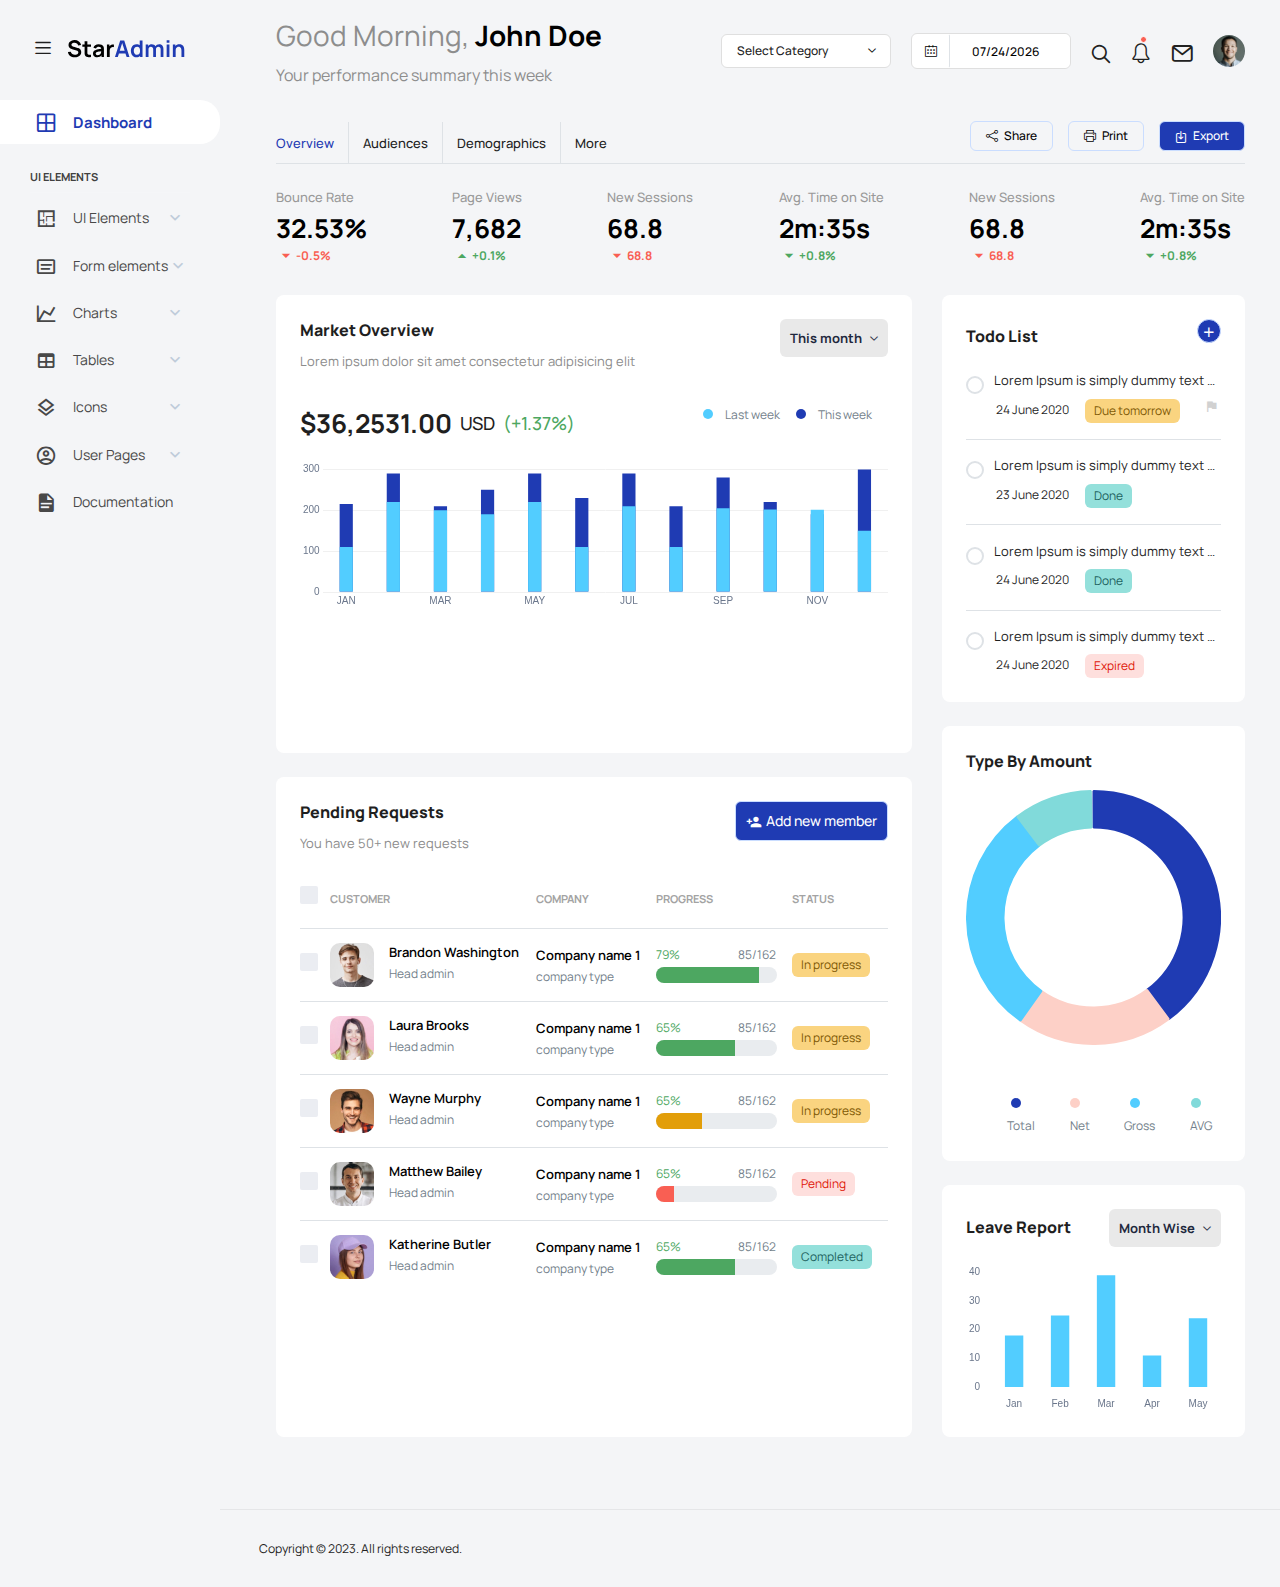
<file: example/index.html>
<!DOCTYPE html>
<html lang="en">
  <head>
    <!-- Required meta tags -->
    <meta charset="utf-8">
    <meta name="viewport" content="width=device-width, initial-scale=1, shrink-to-fit=no">
    <title>Star Admin2 </title>
    <!-- plugins:css -->
    <link rel="stylesheet" href="assets/vendors/feather/feather.css">
    <link rel="stylesheet" href="assets/vendors/mdi/css/materialdesignicons.min.css">
    <link rel="stylesheet" href="assets/vendors/ti-icons/css/themify-icons.css">
    <link rel="stylesheet" href="assets/vendors/font-awesome/css/font-awesome.min.css">
    <link rel="stylesheet" href="assets/vendors/typicons/typicons.css">
    <link rel="stylesheet" href="assets/vendors/simple-line-icons/css/simple-line-icons.css">
    <link rel="stylesheet" href="assets/vendors/css/vendor.bundle.base.css">
    <link rel="stylesheet" href="assets/vendors/bootstrap-datepicker/bootstrap-datepicker.min.css">
    <!-- endinject -->
    <!-- Plugin css for this page -->
    <link rel="stylesheet" href="assets/vendors/datatables.net-bs4/dataTables.bootstrap4.css">
    <link rel="stylesheet" type="text/css" href="assets/js/select.dataTables.min.css">
    <!-- End plugin css for this page -->
    <!-- inject:css -->
    <link rel="stylesheet" href="assets/css/style.css">
    <!-- endinject -->
    <link rel="shortcut icon" href="assets/images/favicon.png" />
  </head>
  <body class="with-welcome-text">
    <div class="container-scroller">
      <!-- partial:partials/_navbar.html -->
      <nav class="navbar default-layout col-lg-12 col-12 p-0 fixed-top d-flex align-items-top flex-row">
        <div class="text-center navbar-brand-wrapper d-flex align-items-center justify-content-start">
          <div class="me-3">
            <button class="navbar-toggler navbar-toggler align-self-center" type="button" data-bs-toggle="minimize">
              <span class="icon-menu"></span>
            </button>
          </div>
          <div>
            <a class="navbar-brand brand-logo" href="index.html">
              <img src="assets/images/logo.svg" alt="logo" />
            </a>
            <a class="navbar-brand brand-logo-mini" href="index.html">
              <img src="assets/images/logo-mini.svg" alt="logo" />
            </a>
          </div>
        </div>
        <div class="navbar-menu-wrapper d-flex align-items-top">
          <ul class="navbar-nav">
            <li class="nav-item fw-semibold d-none d-lg-block ms-0">
              <h1 class="welcome-text">Good Morning, <span class="text-black fw-bold">John Doe</span></h1>
              <h3 class="welcome-sub-text">Your performance summary this week </h3>
            </li>
          </ul>
          <ul class="navbar-nav ms-auto">
            <li class="nav-item dropdown d-none d-lg-block">
              <a class="nav-link dropdown-bordered dropdown-toggle dropdown-toggle-split" id="messageDropdown" href="#" data-bs-toggle="dropdown" aria-expanded="false"> Select Category </a>
              <div class="dropdown-menu dropdown-menu-right navbar-dropdown preview-list pb-0" aria-labelledby="messageDropdown">
                <a class="dropdown-item py-3">
                  <p class="mb-0 fw-medium float-start">Select category</p>
                </a>
                <div class="dropdown-divider"></div>
                <a class="dropdown-item preview-item">
                  <div class="preview-item-content flex-grow py-2">
                    <p class="preview-subject ellipsis fw-medium text-dark">Bootstrap Bundle </p>
                    <p class="fw-light small-text mb-0">This is a Bundle featuring 16 unique dashboards</p>
                  </div>
                </a>
                <a class="dropdown-item preview-item">
                  <div class="preview-item-content flex-grow py-2">
                    <p class="preview-subject ellipsis fw-medium text-dark">Angular Bundle</p>
                    <p class="fw-light small-text mb-0">Everything you’ll ever need for your Angular projects</p>
                  </div>
                </a>
                <a class="dropdown-item preview-item">
                  <div class="preview-item-content flex-grow py-2">
                    <p class="preview-subject ellipsis fw-medium text-dark">VUE Bundle</p>
                    <p class="fw-light small-text mb-0">Bundle of 6 Premium Vue Admin Dashboard</p>
                  </div>
                </a>
                <a class="dropdown-item preview-item">
                  <div class="preview-item-content flex-grow py-2">
                    <p class="preview-subject ellipsis fw-medium text-dark">React Bundle</p>
                    <p class="fw-light small-text mb-0">Bundle of 8 Premium React Admin Dashboard</p>
                  </div>
                </a>
              </div>
            </li>
            <li class="nav-item d-none d-lg-block">
              <div id="datepicker-popup" class="input-group date datepicker navbar-date-picker">
                <span class="input-group-addon input-group-prepend border-right">
                  <span class="icon-calendar input-group-text calendar-icon"></span>
                </span>
                <input type="text" class="form-control">
              </div>
            </li>
            <li class="nav-item">
              <form class="search-form" action="#">
                <i class="icon-search"></i>
                <input type="search" class="form-control" placeholder="Search Here" title="Search here">
              </form>
            </li>
            <li class="nav-item dropdown">
              <a class="nav-link count-indicator" id="notificationDropdown" href="#" data-bs-toggle="dropdown">
                <i class="icon-bell"></i>
                <span class="count"></span>
              </a>
              <div class="dropdown-menu dropdown-menu-right navbar-dropdown preview-list pb-0" aria-labelledby="notificationDropdown">
                <a class="dropdown-item py-3 border-bottom">
                  <p class="mb-0 fw-medium float-start">You have 4 new notifications </p>
                  <span class="badge badge-pill badge-primary float-end">View all</span>
                </a>
                <a class="dropdown-item preview-item py-3">
                  <div class="preview-thumbnail">
                    <i class="mdi mdi-alert m-auto text-primary"></i>
                  </div>
                  <div class="preview-item-content">
                    <h6 class="preview-subject fw-normal text-dark mb-1">Application Error</h6>
                    <p class="fw-light small-text mb-0"> Just now </p>
                  </div>
                </a>
                <a class="dropdown-item preview-item py-3">
                  <div class="preview-thumbnail">
                    <i class="mdi mdi-lock-outline m-auto text-primary"></i>
                  </div>
                  <div class="preview-item-content">
                    <h6 class="preview-subject fw-normal text-dark mb-1">Settings</h6>
                    <p class="fw-light small-text mb-0"> Private message </p>
                  </div>
                </a>
                <a class="dropdown-item preview-item py-3">
                  <div class="preview-thumbnail">
                    <i class="mdi mdi-airballoon m-auto text-primary"></i>
                  </div>
                  <div class="preview-item-content">
                    <h6 class="preview-subject fw-normal text-dark mb-1">New user registration</h6>
                    <p class="fw-light small-text mb-0"> 2 days ago </p>
                  </div>
                </a>
              </div>
            </li>
            <li class="nav-item dropdown">
              <a class="nav-link count-indicator" id="countDropdown" href="#" data-bs-toggle="dropdown" aria-expanded="false">
                <i class="icon-mail icon-lg"></i>
              </a>
              <div class="dropdown-menu dropdown-menu-right navbar-dropdown preview-list pb-0" aria-labelledby="countDropdown">
                <a class="dropdown-item py-3">
                  <p class="mb-0 fw-medium float-start">You have 7 unread mails </p>
                  <span class="badge badge-pill badge-primary float-end">View all</span>
                </a>
                <div class="dropdown-divider"></div>
                <a class="dropdown-item preview-item">
                  <div class="preview-thumbnail">
                    <img src="assets/images/faces/face10.jpg" alt="image" class="img-sm profile-pic">
                  </div>
                  <div class="preview-item-content flex-grow py-2">
                    <p class="preview-subject ellipsis fw-medium text-dark">Marian Garner </p>
                    <p class="fw-light small-text mb-0"> The meeting is cancelled </p>
                  </div>
                </a>
                <a class="dropdown-item preview-item">
                  <div class="preview-thumbnail">
                    <img src="assets/images/faces/face12.jpg" alt="image" class="img-sm profile-pic">
                  </div>
                  <div class="preview-item-content flex-grow py-2">
                    <p class="preview-subject ellipsis fw-medium text-dark">David Grey </p>
                    <p class="fw-light small-text mb-0"> The meeting is cancelled </p>
                  </div>
                </a>
                <a class="dropdown-item preview-item">
                  <div class="preview-thumbnail">
                    <img src="assets/images/faces/face1.jpg" alt="image" class="img-sm profile-pic">
                  </div>
                  <div class="preview-item-content flex-grow py-2">
                    <p class="preview-subject ellipsis fw-medium text-dark">Travis Jenkins </p>
                    <p class="fw-light small-text mb-0"> The meeting is cancelled </p>
                  </div>
                </a>
              </div>
            </li>
            <li class="nav-item dropdown d-none d-lg-block user-dropdown">
              <a class="nav-link" id="UserDropdown" href="#" data-bs-toggle="dropdown" aria-expanded="false">
                <img class="img-xs rounded-circle" src="assets/images/faces/face8.jpg" alt="Profile image"> </a>
              <div class="dropdown-menu dropdown-menu-right navbar-dropdown" aria-labelledby="UserDropdown">
                <div class="dropdown-header text-center">
                  <img class="img-md rounded-circle" src="assets/images/faces/face8.jpg" alt="Profile image">
                  <p class="mb-1 mt-3 fw-semibold">Allen Moreno</p>
                  <p class="fw-light text-muted mb-0">allenmoreno@gmail.com</p>
                </div>
                <a class="dropdown-item"><i class="dropdown-item-icon mdi mdi-account-outline text-primary me-2"></i> My Profile <span class="badge badge-pill badge-danger">1</span></a>
                <a class="dropdown-item"><i class="dropdown-item-icon mdi mdi-message-text-outline text-primary me-2"></i> Messages</a>
                <a class="dropdown-item"><i class="dropdown-item-icon mdi mdi-calendar-check-outline text-primary me-2"></i> Activity</a>
                <a class="dropdown-item"><i class="dropdown-item-icon mdi mdi-help-circle-outline text-primary me-2"></i> FAQ</a>
                <a class="dropdown-item"><i class="dropdown-item-icon mdi mdi-power text-primary me-2"></i>Sign Out</a>
              </div>
            </li>
          </ul>
          <button class="navbar-toggler navbar-toggler-right d-lg-none align-self-center" type="button" data-bs-toggle="offcanvas">
            <span class="mdi mdi-menu"></span>
          </button>
        </div>
      </nav>
      <!-- partial -->
      <div class="container-fluid page-body-wrapper">
        <!-- partial:partials/_sidebar.html -->
        <nav class="sidebar sidebar-offcanvas" id="sidebar">
          <ul class="nav">
            <li class="nav-item">
              <a class="nav-link" href="index.html">
                <i class="mdi mdi-grid-large menu-icon"></i>
                <span class="menu-title">Dashboard</span>
              </a>
            </li>
            <li class="nav-item nav-category">UI Elements</li>
            <li class="nav-item">
              <a class="nav-link" data-bs-toggle="collapse" href="#ui-basic" aria-expanded="false" aria-controls="ui-basic">
                <i class="menu-icon mdi mdi-floor-plan"></i>
                <span class="menu-title">UI Elements</span>
                <i class="menu-arrow"></i>
              </a>
              <div class="collapse" id="ui-basic">
                <ul class="nav flex-column sub-menu">
                  <li class="nav-item"> <a class="nav-link" href="pages/ui-features/buttons.html">Buttons</a></li>
                  <li class="nav-item"> <a class="nav-link" href="pages/ui-features/dropdowns.html">Dropdowns</a></li>
                  <li class="nav-item"> <a class="nav-link" href="pages/ui-features/typography.html">Typography</a></li>
                </ul>
              </div>
            </li>
            <li class="nav-item">
              <a class="nav-link" data-bs-toggle="collapse" href="#form-elements" aria-expanded="false" aria-controls="form-elements">
                <i class="menu-icon mdi mdi-card-text-outline"></i>
                <span class="menu-title">Form elements</span>
                <i class="menu-arrow"></i>
              </a>
              <div class="collapse" id="form-elements">
                <ul class="nav flex-column sub-menu">
                  <li class="nav-item"><a class="nav-link" href="pages/forms/basic_elements.html">Basic Elements</a></li>
                </ul>
              </div>
            </li>
            <li class="nav-item">
              <a class="nav-link" data-bs-toggle="collapse" href="#charts" aria-expanded="false" aria-controls="charts">
                <i class="menu-icon mdi mdi-chart-line"></i>
                <span class="menu-title">Charts</span>
                <i class="menu-arrow"></i>
              </a>
              <div class="collapse" id="charts">
                <ul class="nav flex-column sub-menu">
                  <li class="nav-item"> <a class="nav-link" href="pages/charts/chartjs.html">ChartJs</a></li>
                </ul>
              </div>
            </li>
            <li class="nav-item">
              <a class="nav-link" data-bs-toggle="collapse" href="#tables" aria-expanded="false" aria-controls="tables">
                <i class="menu-icon mdi mdi-table"></i>
                <span class="menu-title">Tables</span>
                <i class="menu-arrow"></i>
              </a>
              <div class="collapse" id="tables">
                <ul class="nav flex-column sub-menu">
                  <li class="nav-item"> <a class="nav-link" href="pages/tables/basic-table.html">Basic table</a></li>
                </ul>
              </div>
            </li>
            <li class="nav-item">
              <a class="nav-link" data-bs-toggle="collapse" href="#icons" aria-expanded="false" aria-controls="icons">
                <i class="menu-icon mdi mdi-layers-outline"></i>
                <span class="menu-title">Icons</span>
                <i class="menu-arrow"></i>
              </a>
              <div class="collapse" id="icons">
                <ul class="nav flex-column sub-menu">
                  <li class="nav-item"> <a class="nav-link" href="pages/icons/font-awesome.html">Font Awesome</a></li>
                </ul>
              </div>
            </li>
            <li class="nav-item">
              <a class="nav-link" data-bs-toggle="collapse" href="#auth" aria-expanded="false" aria-controls="auth">
                <i class="menu-icon mdi mdi-account-circle-outline"></i>
                <span class="menu-title">User Pages</span>
                <i class="menu-arrow"></i>
              </a>
              <div class="collapse" id="auth">
                <ul class="nav flex-column sub-menu">
                  <li class="nav-item"> <a class="nav-link" href="pages/samples/blank-page.html"> Blank Page </a></li>
                  <li class="nav-item"> <a class="nav-link" href="pages/samples/error-404.html"> 404 </a></li>
                  <li class="nav-item"> <a class="nav-link" href="pages/samples/error-500.html"> 500 </a></li>
                  <li class="nav-item"> <a class="nav-link" href="pages/samples/login.html"> Login </a></li>
                  <li class="nav-item"> <a class="nav-link" href="pages/samples/register.html"> Register </a></li>
                </ul>
              </div>
            </li>
            <li class="nav-item">
              <a class="nav-link" href="docs/documentation.html">
                <i class="menu-icon mdi mdi-file-document"></i>
                <span class="menu-title">Documentation</span>
              </a>
            </li>
          </ul>
        </nav>
        <!-- partial -->
        <div class="main-panel">
          <div class="content-wrapper">
            <div class="row">
              <div class="col-sm-12">
                <div class="home-tab">
                  <div class="d-sm-flex align-items-center justify-content-between border-bottom">
                    <ul class="nav nav-tabs" role="tablist">
                      <li class="nav-item">
                        <a class="nav-link active ps-0" id="home-tab" data-bs-toggle="tab" href="#overview" role="tab" aria-controls="overview" aria-selected="true">Overview</a>
                      </li>
                      <li class="nav-item">
                        <a class="nav-link" id="profile-tab" data-bs-toggle="tab" href="#audiences" role="tab" aria-selected="false">Audiences</a>
                      </li>
                      <li class="nav-item">
                        <a class="nav-link" id="contact-tab" data-bs-toggle="tab" href="#demographics" role="tab" aria-selected="false">Demographics</a>
                      </li>
                      <li class="nav-item">
                        <a class="nav-link border-0" id="more-tab" data-bs-toggle="tab" href="#more" role="tab" aria-selected="false">More</a>
                      </li>
                    </ul>
                    <div>
                      <div class="btn-wrapper">
                        <a href="#" class="btn btn-otline-dark align-items-center"><i class="icon-share"></i> Share</a>
                        <a href="#" class="btn btn-otline-dark"><i class="icon-printer"></i> Print</a>
                        <a href="#" class="btn btn-primary text-white me-0"><i class="icon-download"></i> Export</a>
                      </div>
                    </div>
                  </div>
                  <div class="tab-content tab-content-basic">
                    <div class="tab-pane fade show active" id="overview" role="tabpanel" aria-labelledby="overview">
                      <div class="row">
                        <div class="col-sm-12">
                          <div class="statistics-details d-flex align-items-center justify-content-between">
                            <div>
                              <p class="statistics-title">Bounce Rate</p>
                              <h3 class="rate-percentage">32.53%</h3>
                              <p class="text-danger d-flex"><i class="mdi mdi-menu-down"></i><span>-0.5%</span></p>
                            </div>
                            <div>
                              <p class="statistics-title">Page Views</p>
                              <h3 class="rate-percentage">7,682</h3>
                              <p class="text-success d-flex"><i class="mdi mdi-menu-up"></i><span>+0.1%</span></p>
                            </div>
                            <div>
                              <p class="statistics-title">New Sessions</p>
                              <h3 class="rate-percentage">68.8</h3>
                              <p class="text-danger d-flex"><i class="mdi mdi-menu-down"></i><span>68.8</span></p>
                            </div>
                            <div class="d-none d-md-block">
                              <p class="statistics-title">Avg. Time on Site</p>
                              <h3 class="rate-percentage">2m:35s</h3>
                              <p class="text-success d-flex"><i class="mdi mdi-menu-down"></i><span>+0.8%</span></p>
                            </div>
                            <div class="d-none d-md-block">
                              <p class="statistics-title">New Sessions</p>
                              <h3 class="rate-percentage">68.8</h3>
                              <p class="text-danger d-flex"><i class="mdi mdi-menu-down"></i><span>68.8</span></p>
                            </div>
                            <div class="d-none d-md-block">
                              <p class="statistics-title">Avg. Time on Site</p>
                              <h3 class="rate-percentage">2m:35s</h3>
                              <p class="text-success d-flex"><i class="mdi mdi-menu-down"></i><span>+0.8%</span></p>
                            </div>
                          </div>
                        </div>
                      </div>
                      <div class="row">
                        <div class="col-lg-8 d-flex flex-column">
                          <div class="row flex-grow">
                            <div class="col-12 grid-margin stretch-card">
                              <div class="card card-rounded">
                                <div class="card-body">
                                  <div class="d-sm-flex justify-content-between align-items-start">
                                    <div>
                                      <h4 class="card-title card-title-dash">Market Overview</h4>
                                      <p class="card-subtitle card-subtitle-dash">Lorem ipsum dolor sit amet consectetur adipisicing elit</p>
                                    </div>
                                    <div>
                                      <div class="dropdown">
                                        <button class="btn btn-light dropdown-toggle toggle-dark btn-lg mb-0 me-0" type="button" id="dropdownMenuButton2" data-bs-toggle="dropdown" aria-haspopup="true" aria-expanded="false"> This month </button>
                                        <div class="dropdown-menu" aria-labelledby="dropdownMenuButton2">
                                          <h6 class="dropdown-header">Settings</h6>
                                          <a class="dropdown-item" href="#">Action</a>
                                          <a class="dropdown-item" href="#">Another action</a>
                                          <a class="dropdown-item" href="#">Something else here</a>
                                          <div class="dropdown-divider"></div>
                                          <a class="dropdown-item" href="#">Separated link</a>
                                        </div>
                                      </div>
                                    </div>
                                  </div>
                                  <div class="d-sm-flex align-items-center mt-1 justify-content-between">
                                    <div class="d-sm-flex align-items-center mt-4 justify-content-between">
                                      <h2 class="me-2 fw-bold">$36,2531.00</h2>
                                      <h4 class="me-2">USD</h4>
                                      <h4 class="text-success">(+1.37%)</h4>
                                    </div>
                                    <div class="me-3">
                                      <div id="marketingOverview-legend"></div>
                                    </div>
                                  </div>
                                  <div class="chartjs-bar-wrapper mt-3">
                                    <canvas id="marketingOverview"></canvas>
                                  </div>
                                </div>
                              </div>
                            </div>
                          </div>
                          <div class="row flex-grow">
                            <div class="col-12 grid-margin stretch-card">
                              <div class="card card-rounded">
                                <div class="card-body">
                                  <div class="d-sm-flex justify-content-between align-items-start">
                                    <div>
                                      <h4 class="card-title card-title-dash">Pending Requests</h4>
                                      <p class="card-subtitle card-subtitle-dash">You have 50+ new requests</p>
                                    </div>
                                    <div>
                                      <button class="btn btn-primary btn-lg text-white mb-0 me-0" type="button"><i class="mdi mdi-account-plus"></i>Add new member</button>
                                    </div>
                                  </div>
                                  <div class="table-responsive  mt-1">
                                    <table class="table select-table">
                                      <thead>
                                        <tr>
                                          <th>
                                            <div class="form-check form-check-flat mt-0">
                                              <label class="form-check-label">
                                                <input type="checkbox" class="form-check-input" aria-checked="false" id="check-all"><i class="input-helper"></i></label>
                                            </div>
                                          </th>
                                          <th>Customer</th>
                                          <th>Company</th>
                                          <th>Progress</th>
                                          <th>Status</th>
                                        </tr>
                                      </thead>
                                      <tbody>
                                        <tr>
                                          <td>
                                            <div class="form-check form-check-flat mt-0">
                                              <label class="form-check-label">
                                                <input type="checkbox" class="form-check-input" aria-checked="false"><i class="input-helper"></i></label>
                                            </div>
                                          </td>
                                          <td>
                                            <div class="d-flex ">
                                              <img src="assets/images/faces/face1.jpg" alt="">
                                              <div>
                                                <h6>Brandon Washington</h6>
                                                <p>Head admin</p>
                                              </div>
                                            </div>
                                          </td>
                                          <td>
                                            <h6>Company name 1</h6>
                                            <p>company type</p>
                                          </td>
                                          <td>
                                            <div>
                                              <div class="d-flex justify-content-between align-items-center mb-1 max-width-progress-wrap">
                                                <p class="text-success">79%</p>
                                                <p>85/162</p>
                                              </div>
                                              <div class="progress progress-md">
                                                <div class="progress-bar bg-success" role="progressbar" style="width: 85%" aria-valuenow="25" aria-valuemin="0" aria-valuemax="100"></div>
                                              </div>
                                            </div>
                                          </td>
                                          <td>
                                            <div class="badge badge-opacity-warning">In progress</div>
                                          </td>
                                        </tr>
                                        <tr>
                                          <td>
                                            <div class="form-check form-check-flat mt-0">
                                              <label class="form-check-label">
                                                <input type="checkbox" class="form-check-input" aria-checked="false"><i class="input-helper"></i></label>
                                            </div>
                                          </td>
                                          <td>
                                            <div class="d-flex">
                                              <img src="assets/images/faces/face2.jpg" alt="">
                                              <div>
                                                <h6>Laura Brooks</h6>
                                                <p>Head admin</p>
                                              </div>
                                            </div>
                                          </td>
                                          <td>
                                            <h6>Company name 1</h6>
                                            <p>company type</p>
                                          </td>
                                          <td>
                                            <div>
                                              <div class="d-flex justify-content-between align-items-center mb-1 max-width-progress-wrap">
                                                <p class="text-success">65%</p>
                                                <p>85/162</p>
                                              </div>
                                              <div class="progress progress-md">
                                                <div class="progress-bar bg-success" role="progressbar" style="width: 65%" aria-valuenow="65" aria-valuemin="0" aria-valuemax="100"></div>
                                              </div>
                                            </div>
                                          </td>
                                          <td>
                                            <div class="badge badge-opacity-warning">In progress</div>
                                          </td>
                                        </tr>
                                        <tr>
                                          <td>
                                            <div class="form-check form-check-flat mt-0">
                                              <label class="form-check-label">
                                                <input type="checkbox" class="form-check-input" aria-checked="false"><i class="input-helper"></i></label>
                                            </div>
                                          </td>
                                          <td>
                                            <div class="d-flex">
                                              <img src="assets/images/faces/face3.jpg" alt="">
                                              <div>
                                                <h6>Wayne Murphy</h6>
                                                <p>Head admin</p>
                                              </div>
                                            </div>
                                          </td>
                                          <td>
                                            <h6>Company name 1</h6>
                                            <p>company type</p>
                                          </td>
                                          <td>
                                            <div>
                                              <div class="d-flex justify-content-between align-items-center mb-1 max-width-progress-wrap">
                                                <p class="text-success">65%</p>
                                                <p>85/162</p>
                                              </div>
                                              <div class="progress progress-md">
                                                <div class="progress-bar bg-warning" role="progressbar" style="width: 38%" aria-valuenow="38" aria-valuemin="0" aria-valuemax="100"></div>
                                              </div>
                                            </div>
                                          </td>
                                          <td>
                                            <div class="badge badge-opacity-warning">In progress</div>
                                          </td>
                                        </tr>
                                        <tr>
                                          <td>
                                            <div class="form-check form-check-flat mt-0">
                                              <label class="form-check-label">
                                                <input type="checkbox" class="form-check-input" aria-checked="false"><i class="input-helper"></i></label>
                                            </div>
                                          </td>
                                          <td>
                                            <div class="d-flex">
                                              <img src="assets/images/faces/face4.jpg" alt="">
                                              <div>
                                                <h6>Matthew Bailey</h6>
                                                <p>Head admin</p>
                                              </div>
                                            </div>
                                          </td>
                                          <td>
                                            <h6>Company name 1</h6>
                                            <p>company type</p>
                                          </td>
                                          <td>
                                            <div>
                                              <div class="d-flex justify-content-between align-items-center mb-1 max-width-progress-wrap">
                                                <p class="text-success">65%</p>
                                                <p>85/162</p>
                                              </div>
                                              <div class="progress progress-md">
                                                <div class="progress-bar bg-danger" role="progressbar" style="width: 15%" aria-valuenow="15" aria-valuemin="0" aria-valuemax="100"></div>
                                              </div>
                                            </div>
                                          </td>
                                          <td>
                                            <div class="badge badge-opacity-danger">Pending</div>
                                          </td>
                                        </tr>
                                        <tr>
                                          <td>
                                            <div class="form-check form-check-flat mt-0">
                                              <label class="form-check-label">
                                                <input type="checkbox" class="form-check-input" aria-checked="false"><i class="input-helper"></i></label>
                                            </div>
                                          </td>
                                          <td>
                                            <div class="d-flex">
                                              <img src="assets/images/faces/face5.jpg" alt="">
                                              <div>
                                                <h6>Katherine Butler</h6>
                                                <p>Head admin</p>
                                              </div>
                                            </div>
                                          </td>
                                          <td>
                                            <h6>Company name 1</h6>
                                            <p>company type</p>
                                          </td>
                                          <td>
                                            <div>
                                              <div class="d-flex justify-content-between align-items-center mb-1 max-width-progress-wrap">
                                                <p class="text-success">65%</p>
                                                <p>85/162</p>
                                              </div>
                                              <div class="progress progress-md">
                                                <div class="progress-bar bg-success" role="progressbar" style="width: 65%" aria-valuenow="65" aria-valuemin="0" aria-valuemax="100"></div>
                                              </div>
                                            </div>
                                          </td>
                                          <td>
                                            <div class="badge badge-opacity-success">Completed</div>
                                          </td>
                                        </tr>
                                      </tbody>
                                    </table>
                                  </div>
                                </div>
                              </div>
                            </div>
                          </div>
                        </div>
                        <div class="col-lg-4 d-flex flex-column">
                          <div class="row flex-grow">
                            <div class="col-12 grid-margin stretch-card">
                              <div class="card card-rounded">
                                <div class="card-body">
                                  <div class="row">
                                    <div class="col-lg-12">
                                      <div class="d-flex justify-content-between align-items-center">
                                        <h4 class="card-title card-title-dash">Todo list</h4>
                                        <div class="add-items d-flex mb-0">
                                          <!-- <input type="text" class="form-control todo-list-input" placeholder="What do you need to do today?"> -->
                                          <button class="add btn btn-icons btn-rounded btn-primary todo-list-add-btn text-white me-0 pl-12p"><i class="mdi mdi-plus"></i></button>
                                        </div>
                                      </div>
                                      <div class="list-wrapper">
                                        <ul class="todo-list todo-list-rounded">
                                          <li class="d-block">
                                            <div class="form-check w-100">
                                              <label class="form-check-label">
                                                <input class="checkbox" type="checkbox"> Lorem Ipsum is simply dummy text of the printing <i class="input-helper rounded"></i>
                                              </label>
                                              <div class="d-flex mt-2">
                                                <div class="ps-4 text-small me-3">24 June 2020</div>
                                                <div class="badge badge-opacity-warning me-3">Due tomorrow</div>
                                                <i class="mdi mdi-flag ms-2 flag-color"></i>
                                              </div>
                                            </div>
                                          </li>
                                          <li class="d-block">
                                            <div class="form-check w-100">
                                              <label class="form-check-label">
                                                <input class="checkbox" type="checkbox"> Lorem Ipsum is simply dummy text of the printing <i class="input-helper rounded"></i>
                                              </label>
                                              <div class="d-flex mt-2">
                                                <div class="ps-4 text-small me-3">23 June 2020</div>
                                                <div class="badge badge-opacity-success me-3">Done</div>
                                              </div>
                                            </div>
                                          </li>
                                          <li>
                                            <div class="form-check w-100">
                                              <label class="form-check-label">
                                                <input class="checkbox" type="checkbox"> Lorem Ipsum is simply dummy text of the printing <i class="input-helper rounded"></i>
                                              </label>
                                              <div class="d-flex mt-2">
                                                <div class="ps-4 text-small me-3">24 June 2020</div>
                                                <div class="badge badge-opacity-success me-3">Done</div>
                                              </div>
                                            </div>
                                          </li>
                                          <li class="border-bottom-0">
                                            <div class="form-check w-100">
                                              <label class="form-check-label">
                                                <input class="checkbox" type="checkbox"> Lorem Ipsum is simply dummy text of the printing <i class="input-helper rounded"></i>
                                              </label>
                                              <div class="d-flex mt-2">
                                                <div class="ps-4 text-small me-3">24 June 2020</div>
                                                <div class="badge badge-opacity-danger me-3">Expired</div>
                                              </div>
                                            </div>
                                          </li>
                                        </ul>
                                      </div>
                                    </div>
                                  </div>
                                </div>
                              </div>
                            </div>
                          </div>
                          <div class="row flex-grow">
                            <div class="col-12 grid-margin stretch-card">
                              <div class="card card-rounded">
                                <div class="card-body">
                                  <div class="row">
                                    <div class="col-lg-12">
                                      <div class="d-flex justify-content-between align-items-center mb-3">
                                        <h4 class="card-title card-title-dash">Type By Amount</h4>
                                      </div>
                                      <div>
                                        <canvas class="my-auto" id="doughnutChart"></canvas>
                                      </div>
                                      <div id="doughnutChart-legend" class="mt-5 text-center"></div>
                                    </div>
                                  </div>
                                </div>
                              </div>
                            </div>
                          </div>
                          <div class="row flex-grow">
                            <div class="col-12 grid-margin stretch-card">
                              <div class="card card-rounded">
                                <div class="card-body">
                                  <div class="row">
                                    <div class="col-lg-12">
                                      <div class="d-flex justify-content-between align-items-center mb-3">
                                        <div>
                                          <h4 class="card-title card-title-dash">Leave Report</h4>
                                        </div>
                                        <div>
                                          <div class="dropdown">
                                            <button class="btn btn-light dropdown-toggle toggle-dark btn-lg mb-0 me-0" type="button" id="dropdownMenuButton3" data-bs-toggle="dropdown" aria-haspopup="true" aria-expanded="false"> Month Wise </button>
                                            <div class="dropdown-menu" aria-labelledby="dropdownMenuButton3">
                                              <h6 class="dropdown-header">week Wise</h6>
                                              <a class="dropdown-item" href="#">Year Wise</a>
                                            </div>
                                          </div>
                                        </div>
                                      </div>
                                      <div class="mt-3">
                                        <canvas id="leaveReport"></canvas>
                                      </div>
                                    </div>
                                  </div>
                                </div>
                              </div>
                            </div>
                          </div>
                          <div class="row flex-grow">
                          </div>
                        </div>
                      </div>
                    </div>
                  </div>
                </div>
              </div>
            </div>
          </div>
          <!-- content-wrapper ends -->
          <!-- partial:partials/_footer.html -->
          <footer class="footer">
            <div class="d-sm-flex justify-content-center justify-content-sm-between">
              <span class="float-none float-sm-end d-block mt-1 mt-sm-0 text-center">Copyright © 2023. All rights reserved.</span>
            </div>
          </footer>
          <!-- partial -->
        </div>
        <!-- main-panel ends -->
      </div>
      <!-- page-body-wrapper ends -->
    </div>
    <!-- container-scroller -->
    <!-- plugins:js -->
    <script src="assets/vendors/js/vendor.bundle.base.js"></script>
    <script src="assets/vendors/bootstrap-datepicker/bootstrap-datepicker.min.js"></script>
    <!-- endinject -->
    <!-- Plugin js for this page -->
    <script src="assets/vendors/chart.js/chart.umd.js"></script>
    <script src="assets/vendors/progressbar.js/progressbar.min.js"></script>
    <!-- End plugin js for this page -->
    <!-- inject:js -->
    <script src="assets/js/off-canvas.js"></script>
    <script src="assets/js/template.js"></script>
    <script src="assets/js/settings.js"></script>
    <script src="assets/js/hoverable-collapse.js"></script>
    <script src="assets/js/todolist.js"></script>
    <!-- endinject -->
    <!-- Custom js for this page-->
    <script src="assets/js/jquery.cookie.js" type="text/javascript"></script>
    <script src="assets/js/dashboard.js"></script>
    <!-- <script src="assets/js/Chart.roundedBarCharts.js"></script> -->
    <!-- End custom js for this page-->
  </body>
</html>
</file>
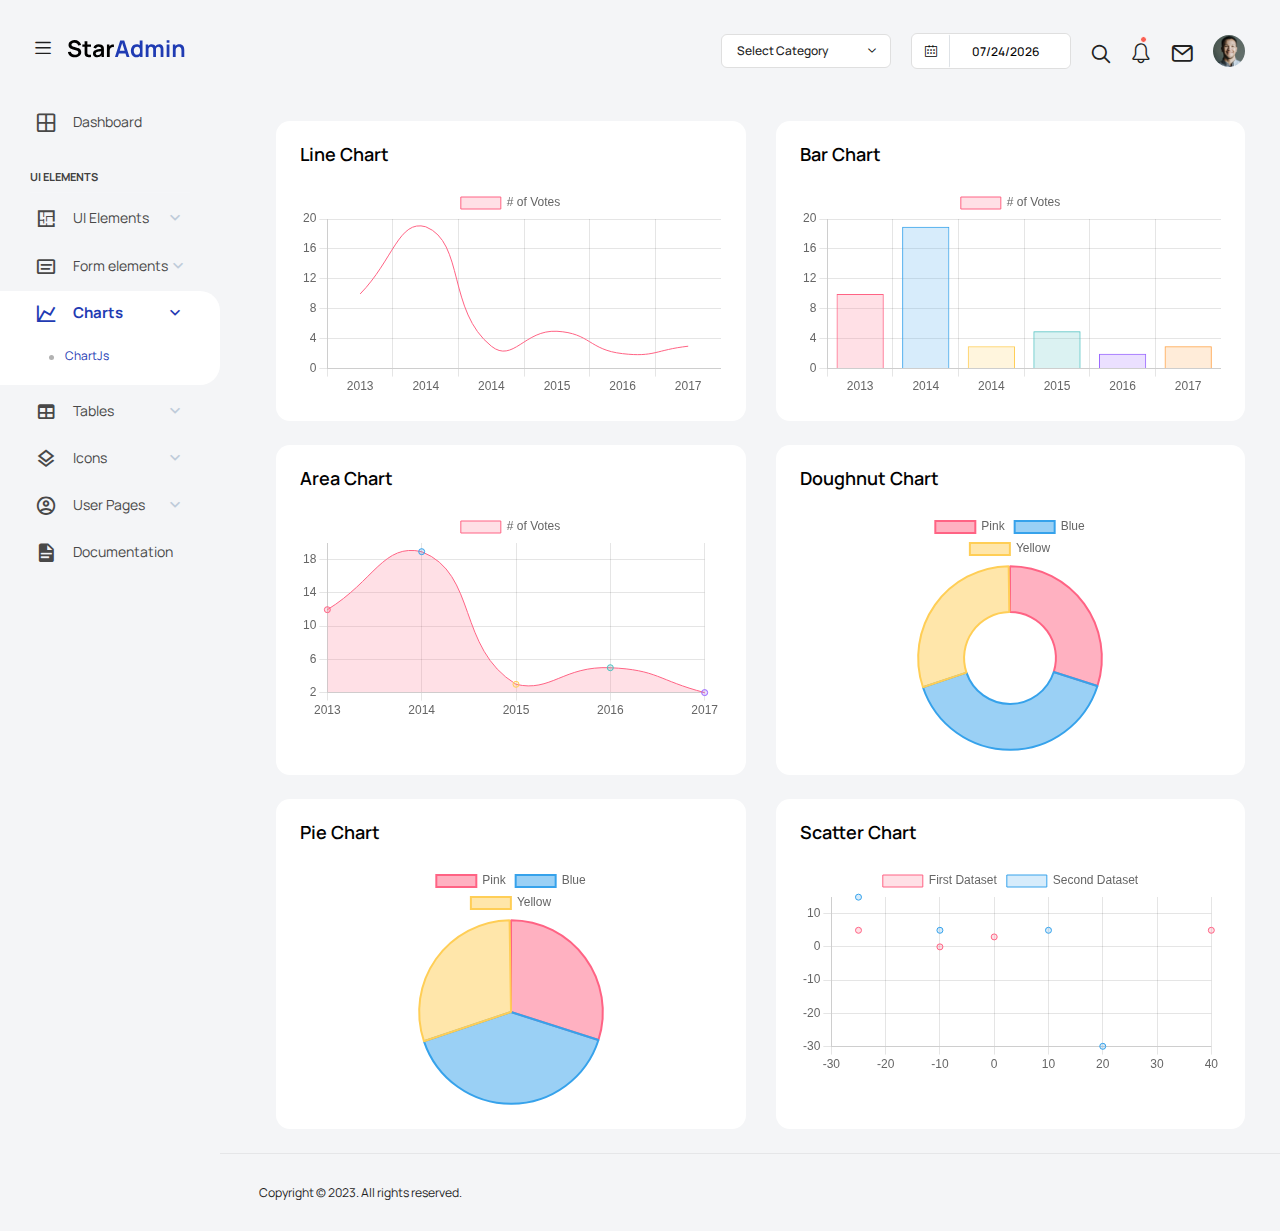
<file: example/pages/charts/chartjs.html>
<!DOCTYPE html>
<html lang="en">
  <head>
    <!-- Required meta tags -->
    <meta charset="utf-8">
    <meta name="viewport" content="width=device-width, initial-scale=1, shrink-to-fit=no">
    <title>Star Admin2 </title>
    <!-- plugins:css -->
    <link rel="stylesheet" href="../../assets/vendors/feather/feather.css">
    <link rel="stylesheet" href="../../assets/vendors/mdi/css/materialdesignicons.min.css">
    <link rel="stylesheet" href="../../assets/vendors/ti-icons/css/themify-icons.css">
    <link rel="stylesheet" href="../../assets/vendors/font-awesome/css/font-awesome.min.css">
    <link rel="stylesheet" href="../../assets/vendors/typicons/typicons.css">
    <link rel="stylesheet" href="../../assets/vendors/simple-line-icons/css/simple-line-icons.css">
    <link rel="stylesheet" href="../../assets/vendors/css/vendor.bundle.base.css">
    <link rel="stylesheet" href="../../assets/vendors/bootstrap-datepicker/bootstrap-datepicker.min.css">
    <!-- endinject -->
    <!-- Plugin css for this page -->
    <!-- End plugin css for this page -->
    <!-- inject:css -->
    <link rel="stylesheet" href="../../assets/css/style.css">
    <!-- endinject -->
    <link rel="shortcut icon" href="../../assets/images/favicon.png" />
  </head>
  <body>
    <div class="container-scroller">
      <!-- partial:../../partials/_navbar.html -->
      <nav class="navbar default-layout col-lg-12 col-12 p-0 fixed-top d-flex align-items-top flex-row">
        <div class="text-center navbar-brand-wrapper d-flex align-items-center justify-content-start">
          <div class="me-3">
            <button class="navbar-toggler navbar-toggler align-self-center" type="button" data-bs-toggle="minimize">
              <span class="icon-menu"></span>
            </button>
          </div>
          <div>
            <a class="navbar-brand brand-logo" href="../../index.html">
              <img src="../../assets/images/logo.svg" alt="logo" />
            </a>
            <a class="navbar-brand brand-logo-mini" href="../../index.html">
              <img src="../../assets/images/logo-mini.svg" alt="logo" />
            </a>
          </div>
        </div>
        <div class="navbar-menu-wrapper d-flex align-items-top">
          <ul class="navbar-nav">
            <li class="nav-item fw-semibold d-none d-lg-block ms-0">
              <h1 class="welcome-text">Good Morning, <span class="text-black fw-bold">John Doe</span></h1>
              <h3 class="welcome-sub-text">Your performance summary this week </h3>
            </li>
          </ul>
          <ul class="navbar-nav ms-auto">
            <li class="nav-item dropdown d-none d-lg-block">
              <a class="nav-link dropdown-bordered dropdown-toggle dropdown-toggle-split" id="messageDropdown" href="#" data-bs-toggle="dropdown" aria-expanded="false"> Select Category </a>
              <div class="dropdown-menu dropdown-menu-right navbar-dropdown preview-list pb-0" aria-labelledby="messageDropdown">
                <a class="dropdown-item py-3">
                  <p class="mb-0 fw-medium float-start">Select category</p>
                </a>
                <div class="dropdown-divider"></div>
                <a class="dropdown-item preview-item">
                  <div class="preview-item-content flex-grow py-2">
                    <p class="preview-subject ellipsis fw-medium text-dark">Bootstrap Bundle </p>
                    <p class="fw-light small-text mb-0">This is a Bundle featuring 16 unique dashboards</p>
                  </div>
                </a>
                <a class="dropdown-item preview-item">
                  <div class="preview-item-content flex-grow py-2">
                    <p class="preview-subject ellipsis fw-medium text-dark">Angular Bundle</p>
                    <p class="fw-light small-text mb-0">Everything you’ll ever need for your Angular projects</p>
                  </div>
                </a>
                <a class="dropdown-item preview-item">
                  <div class="preview-item-content flex-grow py-2">
                    <p class="preview-subject ellipsis fw-medium text-dark">VUE Bundle</p>
                    <p class="fw-light small-text mb-0">Bundle of 6 Premium Vue Admin Dashboard</p>
                  </div>
                </a>
                <a class="dropdown-item preview-item">
                  <div class="preview-item-content flex-grow py-2">
                    <p class="preview-subject ellipsis fw-medium text-dark">React Bundle</p>
                    <p class="fw-light small-text mb-0">Bundle of 8 Premium React Admin Dashboard</p>
                  </div>
                </a>
              </div>
            </li>
            <li class="nav-item d-none d-lg-block">
              <div id="datepicker-popup" class="input-group date datepicker navbar-date-picker">
                <span class="input-group-addon input-group-prepend border-right">
                  <span class="icon-calendar input-group-text calendar-icon"></span>
                </span>
                <input type="text" class="form-control">
              </div>
            </li>
            <li class="nav-item">
              <form class="search-form" action="#">
                <i class="icon-search"></i>
                <input type="search" class="form-control" placeholder="Search Here" title="Search here">
              </form>
            </li>
            <li class="nav-item dropdown">
              <a class="nav-link count-indicator" id="notificationDropdown" href="#" data-bs-toggle="dropdown">
                <i class="icon-bell"></i>
                <span class="count"></span>
              </a>
              <div class="dropdown-menu dropdown-menu-right navbar-dropdown preview-list pb-0" aria-labelledby="notificationDropdown">
                <a class="dropdown-item py-3 border-bottom">
                  <p class="mb-0 fw-medium float-start">You have 4 new notifications </p>
                  <span class="badge badge-pill badge-primary float-end">View all</span>
                </a>
                <a class="dropdown-item preview-item py-3">
                  <div class="preview-thumbnail">
                    <i class="mdi mdi-alert m-auto text-primary"></i>
                  </div>
                  <div class="preview-item-content">
                    <h6 class="preview-subject fw-normal text-dark mb-1">Application Error</h6>
                    <p class="fw-light small-text mb-0"> Just now </p>
                  </div>
                </a>
                <a class="dropdown-item preview-item py-3">
                  <div class="preview-thumbnail">
                    <i class="mdi mdi-lock-outline m-auto text-primary"></i>
                  </div>
                  <div class="preview-item-content">
                    <h6 class="preview-subject fw-normal text-dark mb-1">Settings</h6>
                    <p class="fw-light small-text mb-0"> Private message </p>
                  </div>
                </a>
                <a class="dropdown-item preview-item py-3">
                  <div class="preview-thumbnail">
                    <i class="mdi mdi-airballoon m-auto text-primary"></i>
                  </div>
                  <div class="preview-item-content">
                    <h6 class="preview-subject fw-normal text-dark mb-1">New user registration</h6>
                    <p class="fw-light small-text mb-0"> 2 days ago </p>
                  </div>
                </a>
              </div>
            </li>
            <li class="nav-item dropdown">
              <a class="nav-link count-indicator" id="countDropdown" href="#" data-bs-toggle="dropdown" aria-expanded="false">
                <i class="icon-mail icon-lg"></i>
              </a>
              <div class="dropdown-menu dropdown-menu-right navbar-dropdown preview-list pb-0" aria-labelledby="countDropdown">
                <a class="dropdown-item py-3">
                  <p class="mb-0 fw-medium float-start">You have 7 unread mails </p>
                  <span class="badge badge-pill badge-primary float-end">View all</span>
                </a>
                <div class="dropdown-divider"></div>
                <a class="dropdown-item preview-item">
                  <div class="preview-thumbnail">
                    <img src="../../assets/images/faces/face10.jpg" alt="image" class="img-sm profile-pic">
                  </div>
                  <div class="preview-item-content flex-grow py-2">
                    <p class="preview-subject ellipsis fw-medium text-dark">Marian Garner </p>
                    <p class="fw-light small-text mb-0"> The meeting is cancelled </p>
                  </div>
                </a>
                <a class="dropdown-item preview-item">
                  <div class="preview-thumbnail">
                    <img src="../../assets/images/faces/face12.jpg" alt="image" class="img-sm profile-pic">
                  </div>
                  <div class="preview-item-content flex-grow py-2">
                    <p class="preview-subject ellipsis fw-medium text-dark">David Grey </p>
                    <p class="fw-light small-text mb-0"> The meeting is cancelled </p>
                  </div>
                </a>
                <a class="dropdown-item preview-item">
                  <div class="preview-thumbnail">
                    <img src="../../assets/images/faces/face1.jpg" alt="image" class="img-sm profile-pic">
                  </div>
                  <div class="preview-item-content flex-grow py-2">
                    <p class="preview-subject ellipsis fw-medium text-dark">Travis Jenkins </p>
                    <p class="fw-light small-text mb-0"> The meeting is cancelled </p>
                  </div>
                </a>
              </div>
            </li>
            <li class="nav-item dropdown d-none d-lg-block user-dropdown">
              <a class="nav-link" id="UserDropdown" href="#" data-bs-toggle="dropdown" aria-expanded="false">
                <img class="img-xs rounded-circle" src="../../assets/images/faces/face8.jpg" alt="Profile image"> </a>
              <div class="dropdown-menu dropdown-menu-right navbar-dropdown" aria-labelledby="UserDropdown">
                <div class="dropdown-header text-center">
                  <img class="img-md rounded-circle" src="../../assets/images/faces/face8.jpg" alt="Profile image">
                  <p class="mb-1 mt-3 fw-semibold">Allen Moreno</p>
                  <p class="fw-light text-muted mb-0">allenmoreno@gmail.com</p>
                </div>
                <a class="dropdown-item"><i class="dropdown-item-icon mdi mdi-account-outline text-primary me-2"></i> My Profile <span class="badge badge-pill badge-danger">1</span></a>
                <a class="dropdown-item"><i class="dropdown-item-icon mdi mdi-message-text-outline text-primary me-2"></i> Messages</a>
                <a class="dropdown-item"><i class="dropdown-item-icon mdi mdi-calendar-check-outline text-primary me-2"></i> Activity</a>
                <a class="dropdown-item"><i class="dropdown-item-icon mdi mdi-help-circle-outline text-primary me-2"></i> FAQ</a>
                <a class="dropdown-item"><i class="dropdown-item-icon mdi mdi-power text-primary me-2"></i>Sign Out</a>
              </div>
            </li>
          </ul>
          <button class="navbar-toggler navbar-toggler-right d-lg-none align-self-center" type="button" data-bs-toggle="offcanvas">
            <span class="mdi mdi-menu"></span>
          </button>
        </div>
      </nav>
      <!-- partial -->
      <div class="container-fluid page-body-wrapper">
        <!-- partial:../../partials/_sidebar.html -->
        <nav class="sidebar sidebar-offcanvas" id="sidebar">
          <ul class="nav">
            <li class="nav-item">
              <a class="nav-link" href="../../index.html">
                <i class="mdi mdi-grid-large menu-icon"></i>
                <span class="menu-title">Dashboard</span>
              </a>
            </li>
            <li class="nav-item nav-category">UI Elements</li>
            <li class="nav-item">
              <a class="nav-link" data-bs-toggle="collapse" href="#ui-basic" aria-expanded="false" aria-controls="ui-basic">
                <i class="menu-icon mdi mdi-floor-plan"></i>
                <span class="menu-title">UI Elements</span>
                <i class="menu-arrow"></i>
              </a>
              <div class="collapse" id="ui-basic">
                <ul class="nav flex-column sub-menu">
                  <li class="nav-item"> <a class="nav-link" href="../../pages/ui-features/buttons.html">Buttons</a></li>
                  <li class="nav-item"> <a class="nav-link" href="../../pages/ui-features/dropdowns.html">Dropdowns</a></li>
                  <li class="nav-item"> <a class="nav-link" href="../../pages/ui-features/typography.html">Typography</a></li>
                </ul>
              </div>
            </li>
            <li class="nav-item">
              <a class="nav-link" data-bs-toggle="collapse" href="#form-elements" aria-expanded="false" aria-controls="form-elements">
                <i class="menu-icon mdi mdi-card-text-outline"></i>
                <span class="menu-title">Form elements</span>
                <i class="menu-arrow"></i>
              </a>
              <div class="collapse" id="form-elements">
                <ul class="nav flex-column sub-menu">
                  <li class="nav-item"><a class="nav-link" href="../../pages/forms/basic_elements.html">Basic Elements</a></li>
                </ul>
              </div>
            </li>
            <li class="nav-item">
              <a class="nav-link" data-bs-toggle="collapse" href="#charts" aria-expanded="false" aria-controls="charts">
                <i class="menu-icon mdi mdi-chart-line"></i>
                <span class="menu-title">Charts</span>
                <i class="menu-arrow"></i>
              </a>
              <div class="collapse" id="charts">
                <ul class="nav flex-column sub-menu">
                  <li class="nav-item"> <a class="nav-link" href="../../pages/charts/chartjs.html">ChartJs</a></li>
                </ul>
              </div>
            </li>
            <li class="nav-item">
              <a class="nav-link" data-bs-toggle="collapse" href="#tables" aria-expanded="false" aria-controls="tables">
                <i class="menu-icon mdi mdi-table"></i>
                <span class="menu-title">Tables</span>
                <i class="menu-arrow"></i>
              </a>
              <div class="collapse" id="tables">
                <ul class="nav flex-column sub-menu">
                  <li class="nav-item"> <a class="nav-link" href="../../pages/tables/basic-table.html">Basic table</a></li>
                </ul>
              </div>
            </li>
            <li class="nav-item">
              <a class="nav-link" data-bs-toggle="collapse" href="#icons" aria-expanded="false" aria-controls="icons">
                <i class="menu-icon mdi mdi-layers-outline"></i>
                <span class="menu-title">Icons</span>
                <i class="menu-arrow"></i>
              </a>
              <div class="collapse" id="icons">
                <ul class="nav flex-column sub-menu">
                  <li class="nav-item"> <a class="nav-link" href="../../pages/icons/font-awesome.html">Font Awesome</a></li>
                </ul>
              </div>
            </li>
            <li class="nav-item">
              <a class="nav-link" data-bs-toggle="collapse" href="#auth" aria-expanded="false" aria-controls="auth">
                <i class="menu-icon mdi mdi-account-circle-outline"></i>
                <span class="menu-title">User Pages</span>
                <i class="menu-arrow"></i>
              </a>
              <div class="collapse" id="auth">
                <ul class="nav flex-column sub-menu">
                  <li class="nav-item"> <a class="nav-link" href="../../pages/samples/blank-page.html"> Blank Page </a></li>
                  <li class="nav-item"> <a class="nav-link" href="../../pages/samples/error-404.html"> 404 </a></li>
                  <li class="nav-item"> <a class="nav-link" href="../../pages/samples/error-500.html"> 500 </a></li>
                  <li class="nav-item"> <a class="nav-link" href="../../pages/samples/login.html"> Login </a></li>
                  <li class="nav-item"> <a class="nav-link" href="../../pages/samples/register.html"> Register </a></li>
                </ul>
              </div>
            </li>
            <li class="nav-item">
              <a class="nav-link" href="../../docs/documentation.html">
                <i class="menu-icon mdi mdi-file-document"></i>
                <span class="menu-title">Documentation</span>
              </a>
            </li>
          </ul>
        </nav>
        <!-- partial -->
        <div class="main-panel">
          <div class="content-wrapper">
            <div class="row">
              <div class="col-lg-6 grid-margin stretch-card">
                <div class="card">
                  <div class="card-body">
                    <h4 class="card-title">Line chart</h4>
                    <canvas id="lineChart"></canvas>
                  </div>
                </div>
              </div>
              <div class="col-lg-6 grid-margin stretch-card">
                <div class="card">
                  <div class="card-body">
                    <h4 class="card-title">Bar chart</h4>
                    <canvas id="barChart"></canvas>
                  </div>
                </div>
              </div>
            </div>
            <div class="row">
              <div class="col-lg-6 grid-margin stretch-card">
                <div class="card">
                  <div class="card-body">
                    <h4 class="card-title">Area chart</h4>
                    <canvas id="areaChart"></canvas>
                  </div>
                </div>
              </div>
              <div class="col-lg-6 grid-margin stretch-card">
                <div class="card">
                  <div class="card-body">
                    <h4 class="card-title">Doughnut chart</h4>
                    <div class="doughnutjs-wrapper d-flex justify-content-center">
                      <canvas id="doughnutChart" style="height: 250px !important;"></canvas>
                    </div>
                  </div>
                </div>
              </div>
            </div>
            <div class="row">
              <div class="col-lg-6 grid-margin grid-margin-lg-0 stretch-card">
                <div class="card">
                  <div class="card-body">
                    <h4 class="card-title">Pie chart</h4>
                    <div class="doughnutjs-wrapper d-flex justify-content-center">
                      <canvas id="pieChart" style="height: 250px !important;"></canvas>
                    </div>
                  </div>
                </div>
              </div>
              <div class="col-lg-6 grid-margin grid-margin-lg-0 stretch-card">
                <div class="card">
                  <div class="card-body">
                    <h4 class="card-title">Scatter chart</h4>
                    <canvas id="scatterChart"></canvas>
                  </div>
                </div>
              </div>
            </div>
          </div>
          <!-- content-wrapper ends -->
          <!-- partial:../../partials/_footer.html -->
          <footer class="footer">
            <div class="d-sm-flex justify-content-center justify-content-sm-between">
              <span class="float-none float-sm-end d-block mt-1 mt-sm-0 text-center">Copyright © 2023. All rights reserved.</span>
            </div>
          </footer>
          <!-- partial -->
        </div>
        <!-- main-panel ends -->
      </div>
      <!-- page-body-wrapper ends -->
    </div>
    <!-- container-scroller -->
    <!-- plugins:js -->
    <script src="../../assets/vendors/js/vendor.bundle.base.js"></script>
    <script src="../../assets/vendors/bootstrap-datepicker/bootstrap-datepicker.min.js"></script>
    <!-- endinject -->
    <!-- Plugin js for this page -->
    <script src="../../assets/vendors/chart.js/chart.umd.js"></script>
    <!-- End plugin js for this page -->
    <!-- inject:js -->
    <script src="../../assets/js/off-canvas.js"></script>
    <script src="../../assets/js/template.js"></script>
    <script src="../../assets/js/settings.js"></script>
    <script src="../../assets/js/hoverable-collapse.js"></script>
    <script src="../../assets/js/todolist.js"></script>
    <!-- endinject -->
    <!-- Custom js for this page-->
    <script src="../../assets/js/chart.js"></script>
    <!-- End custom js for this page-->
  </body>
</html>
</file>
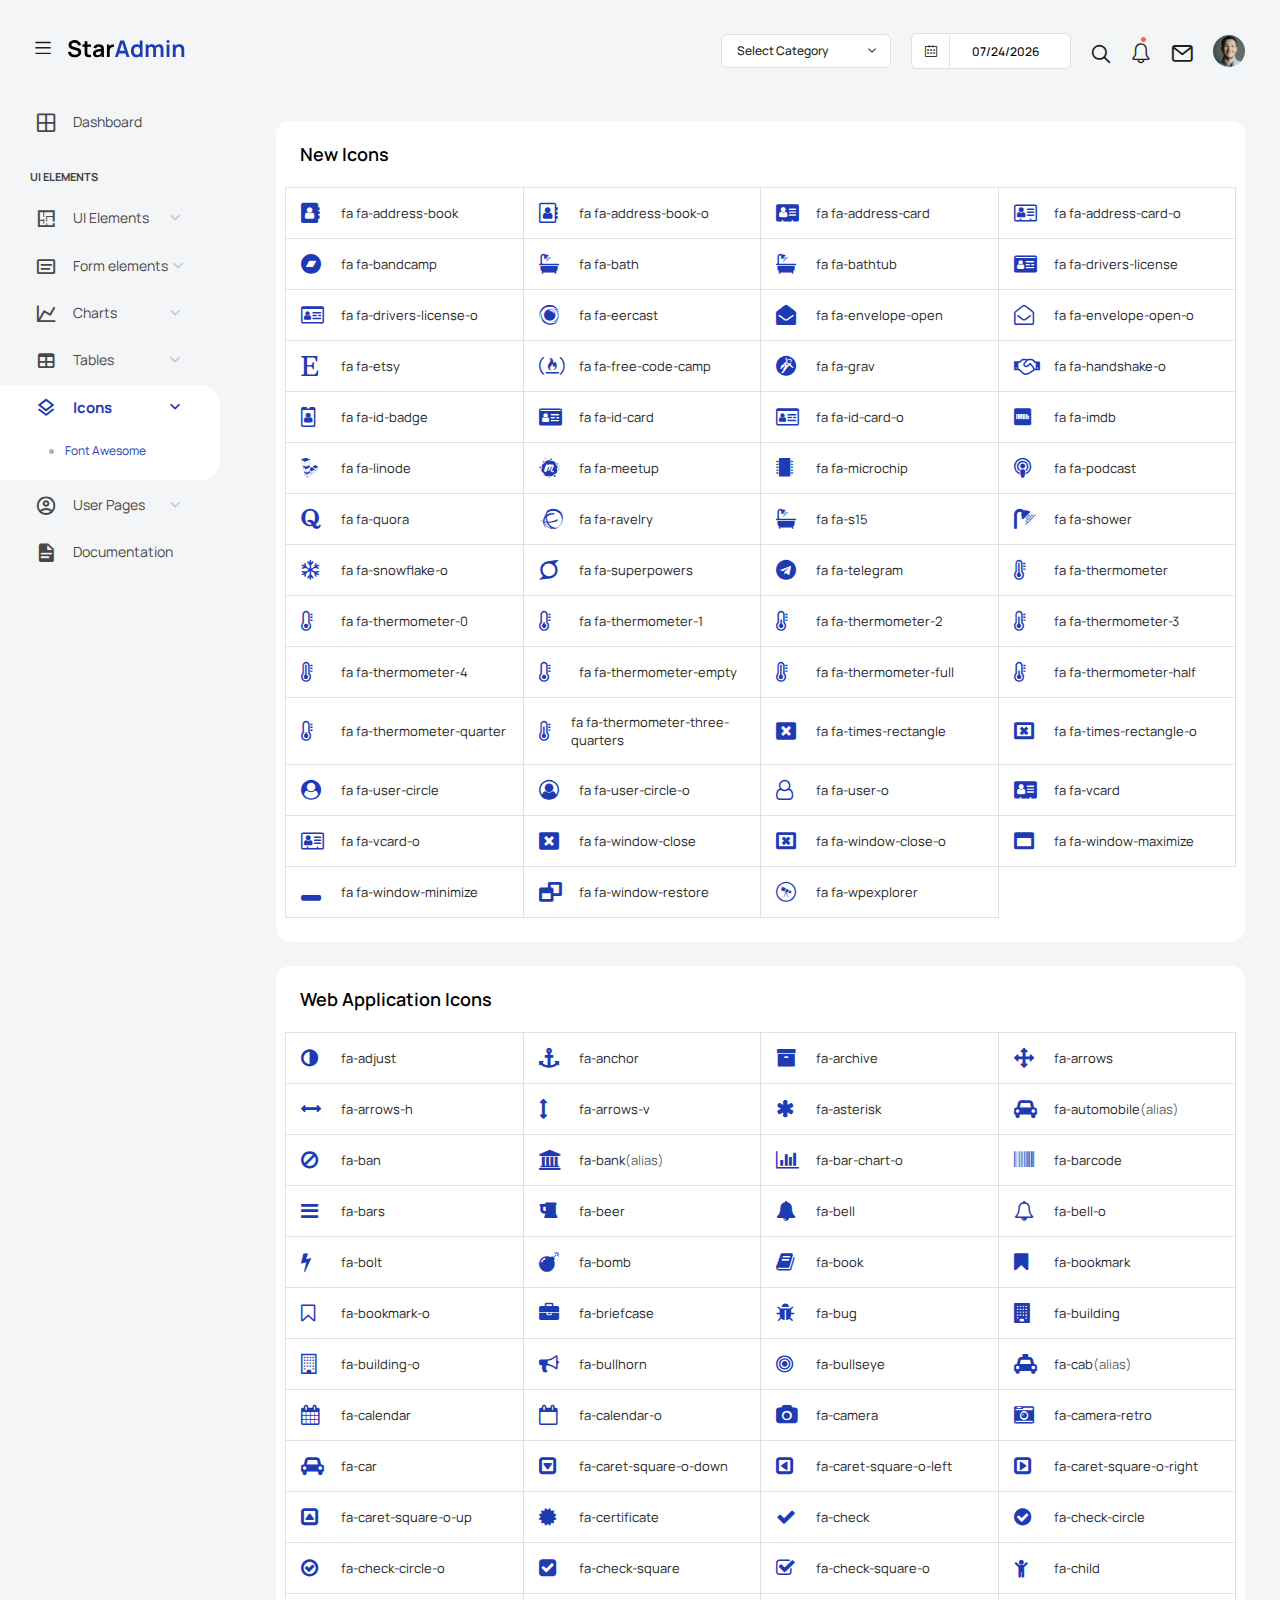
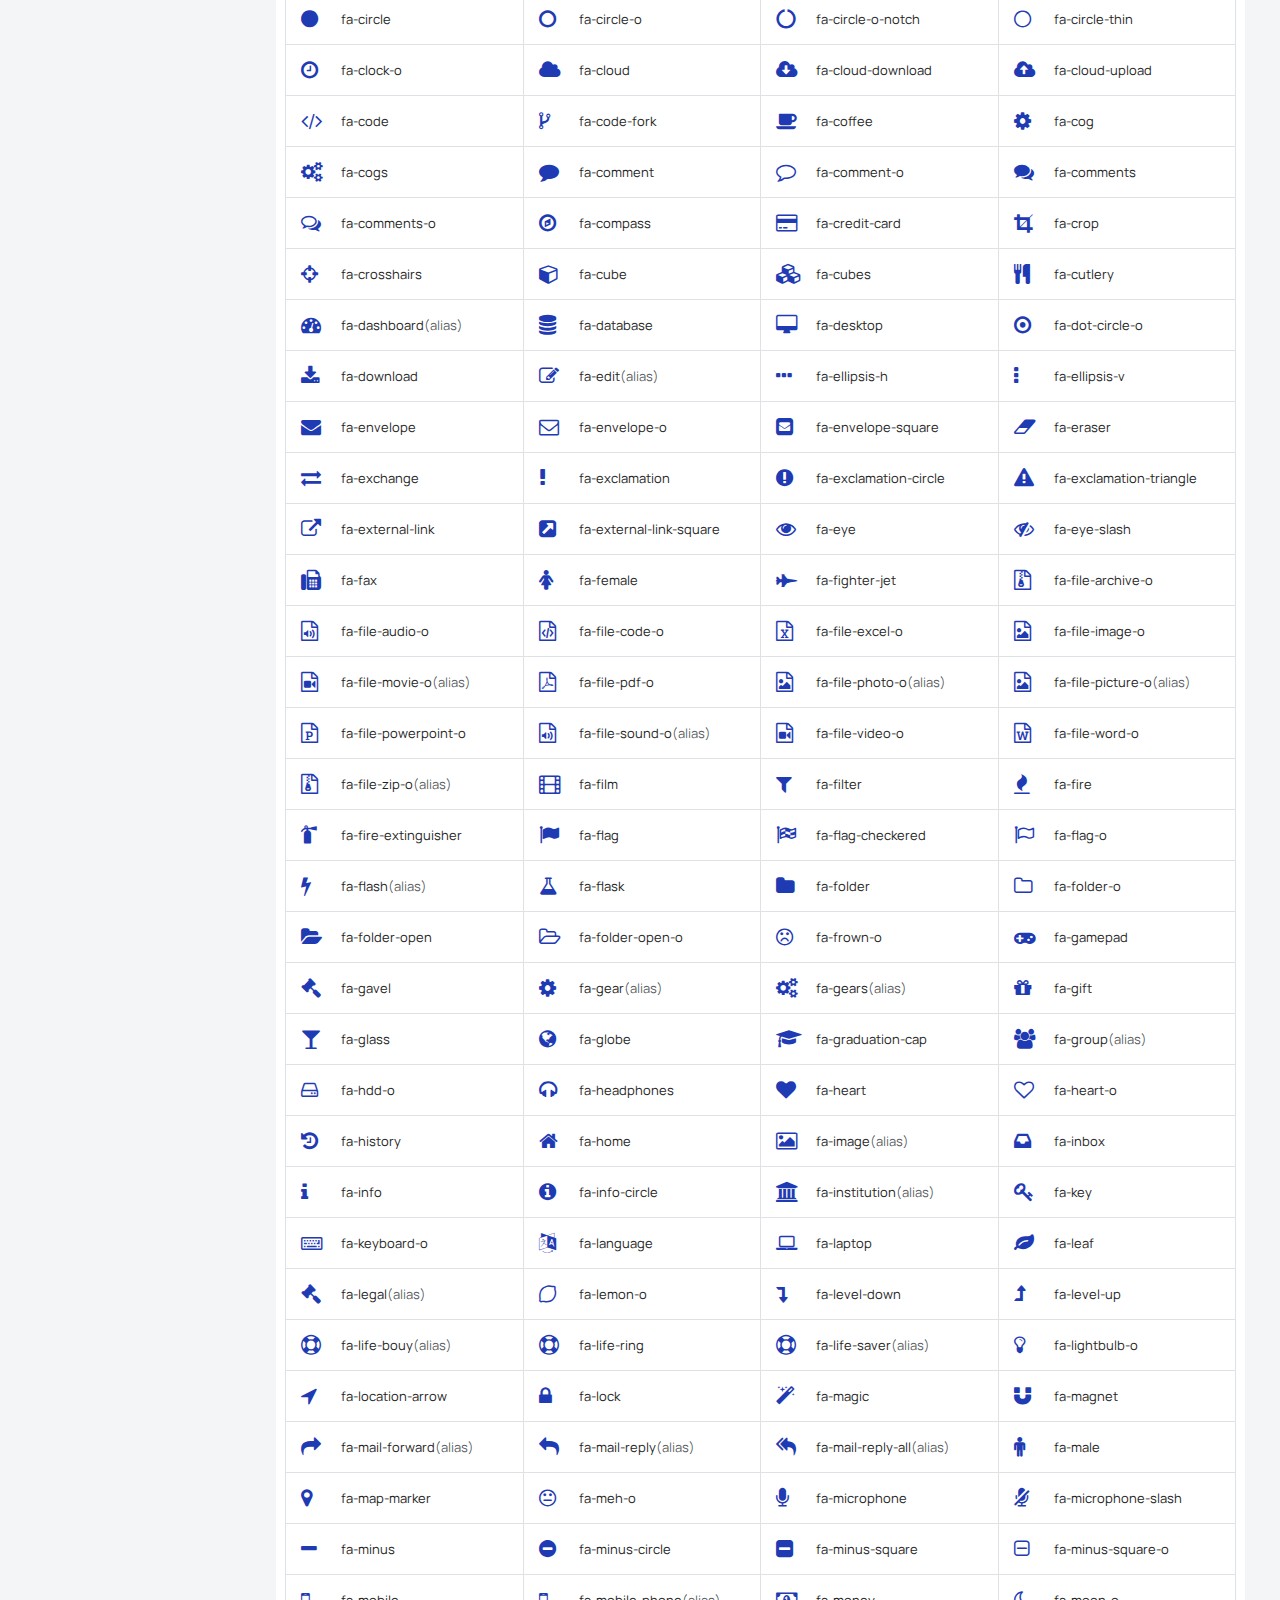
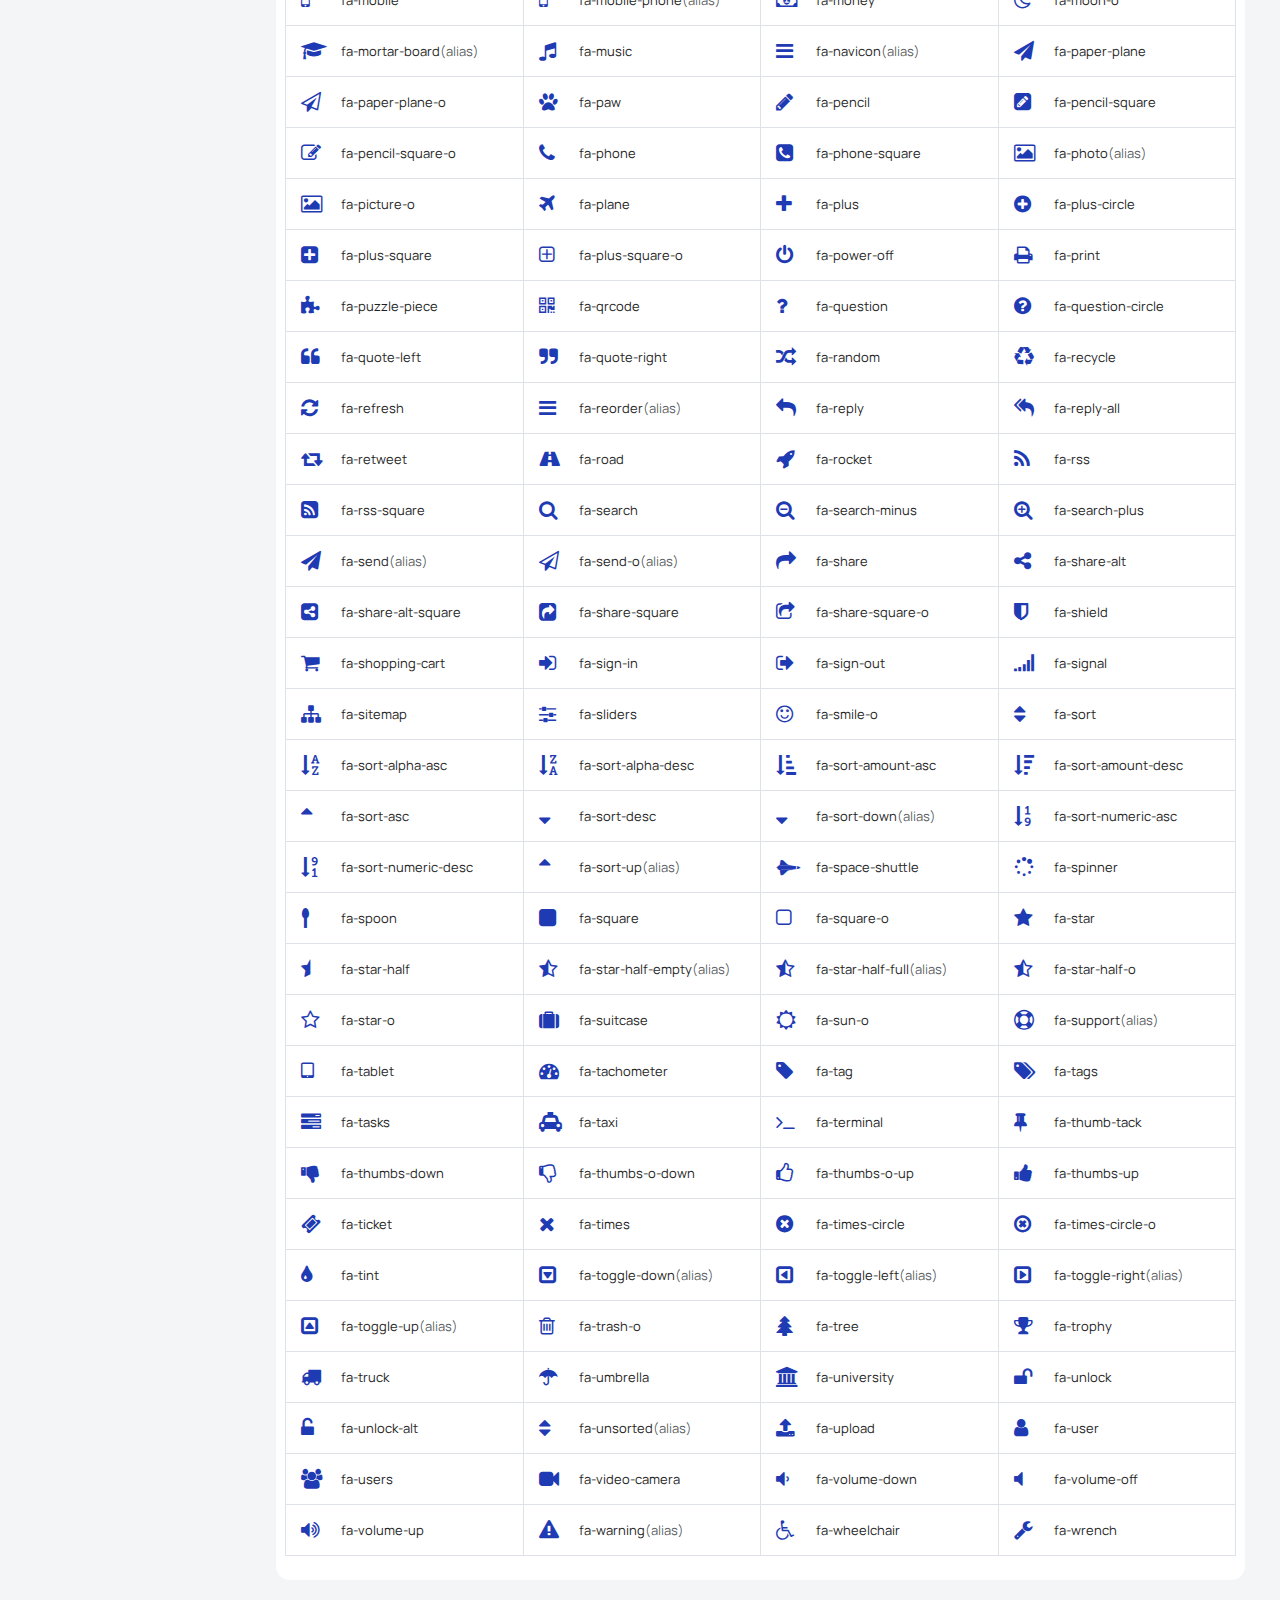
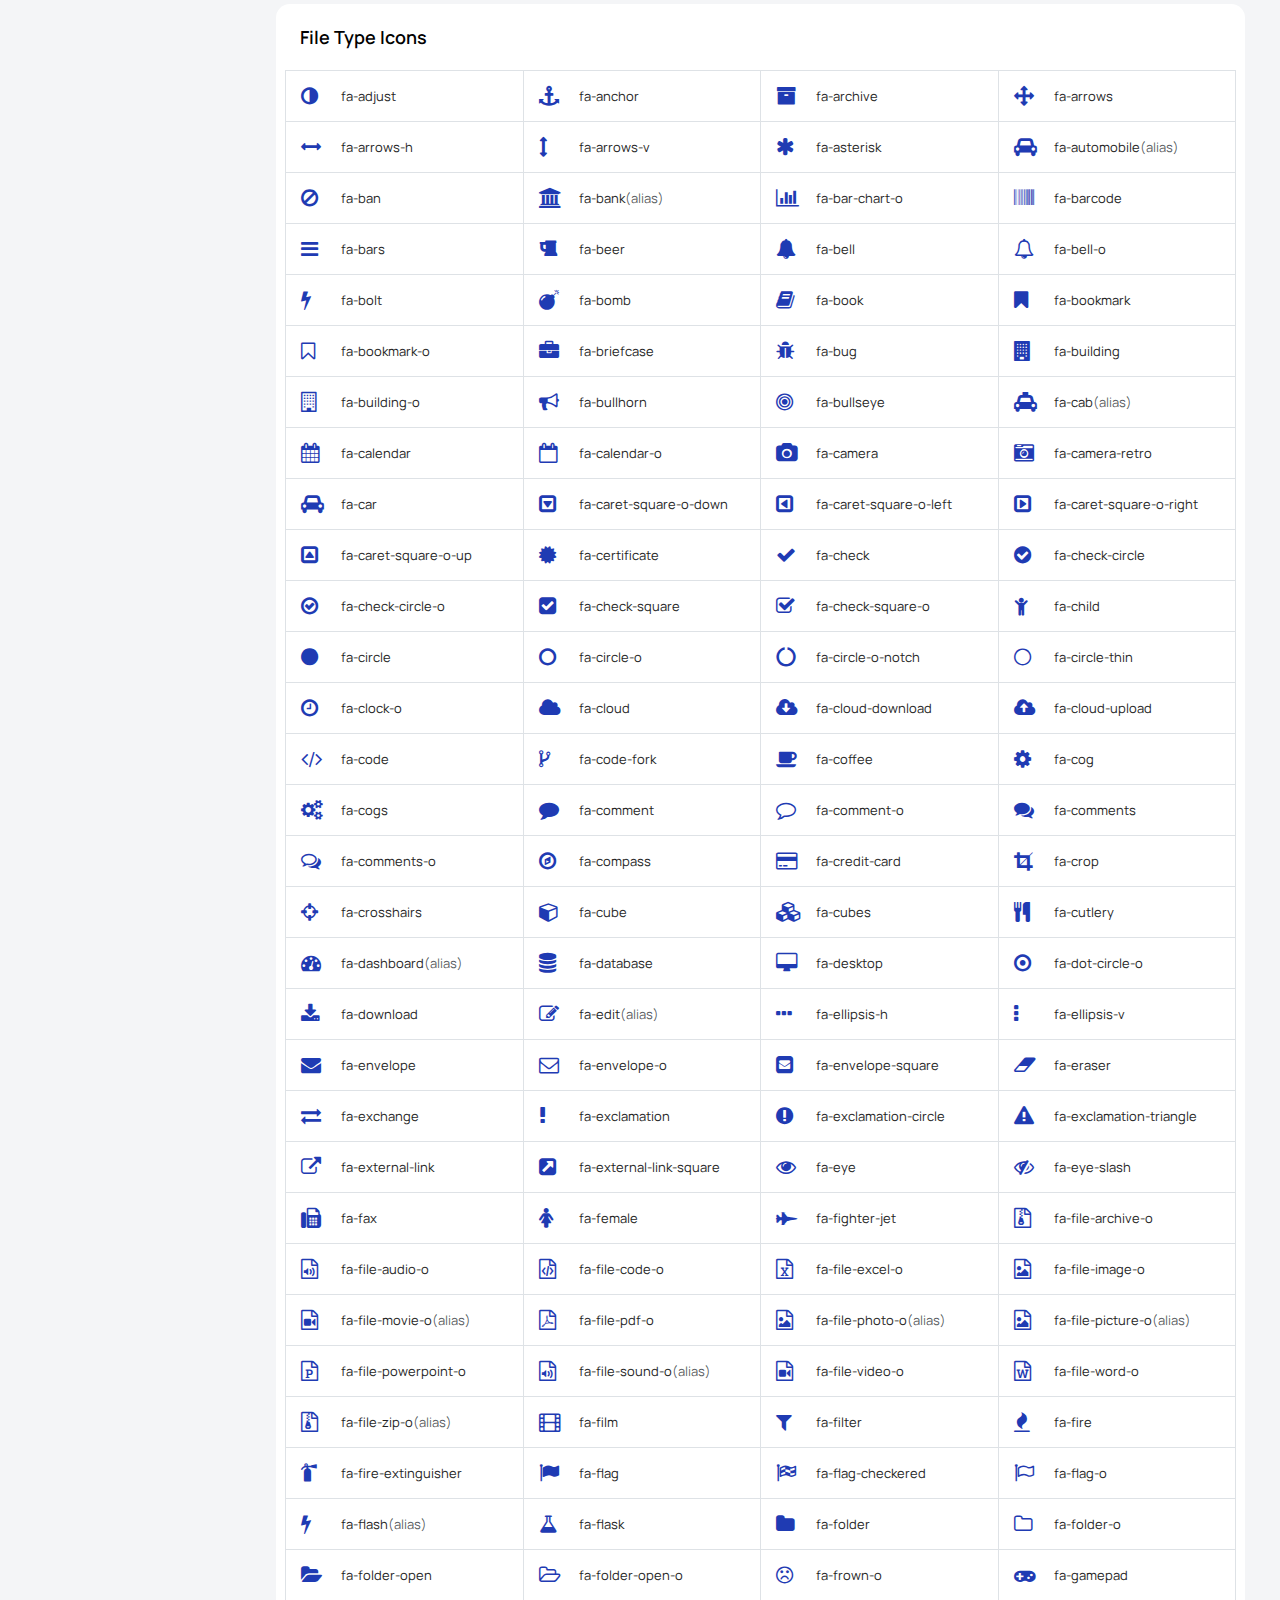
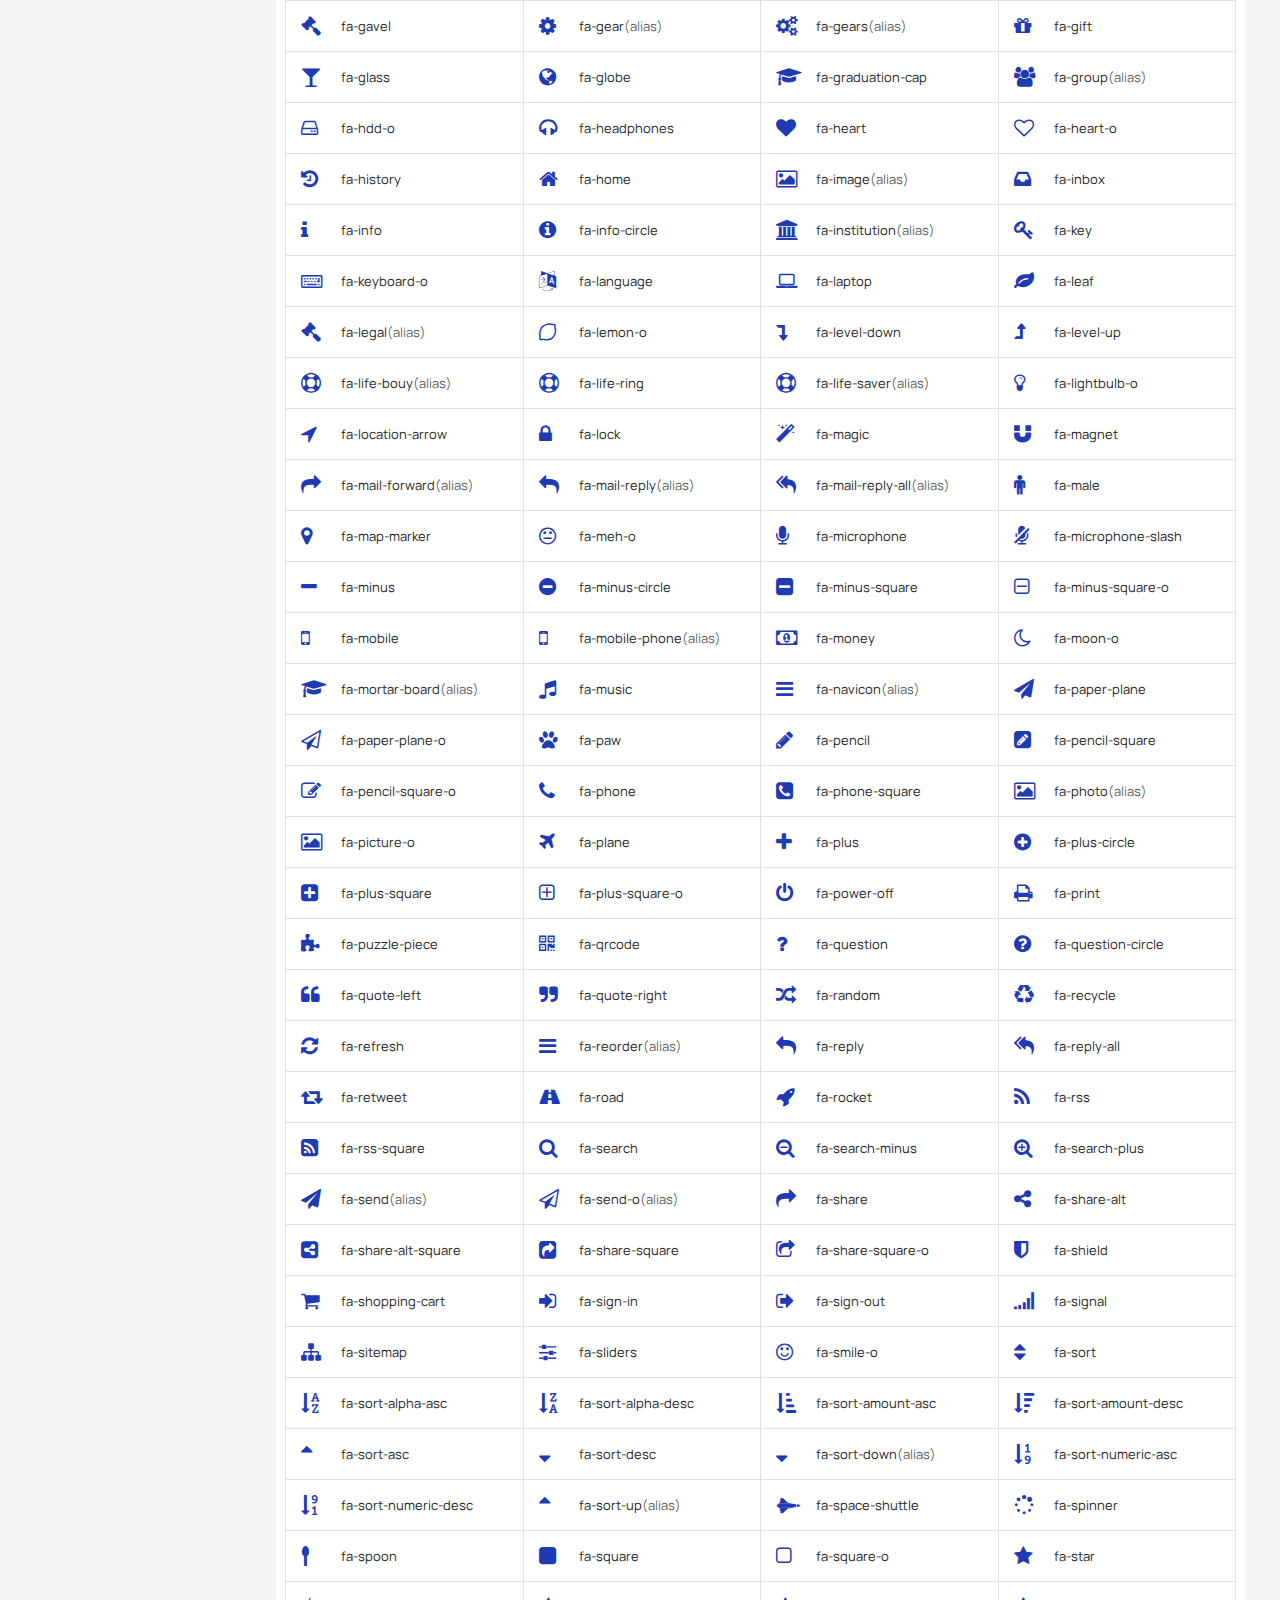
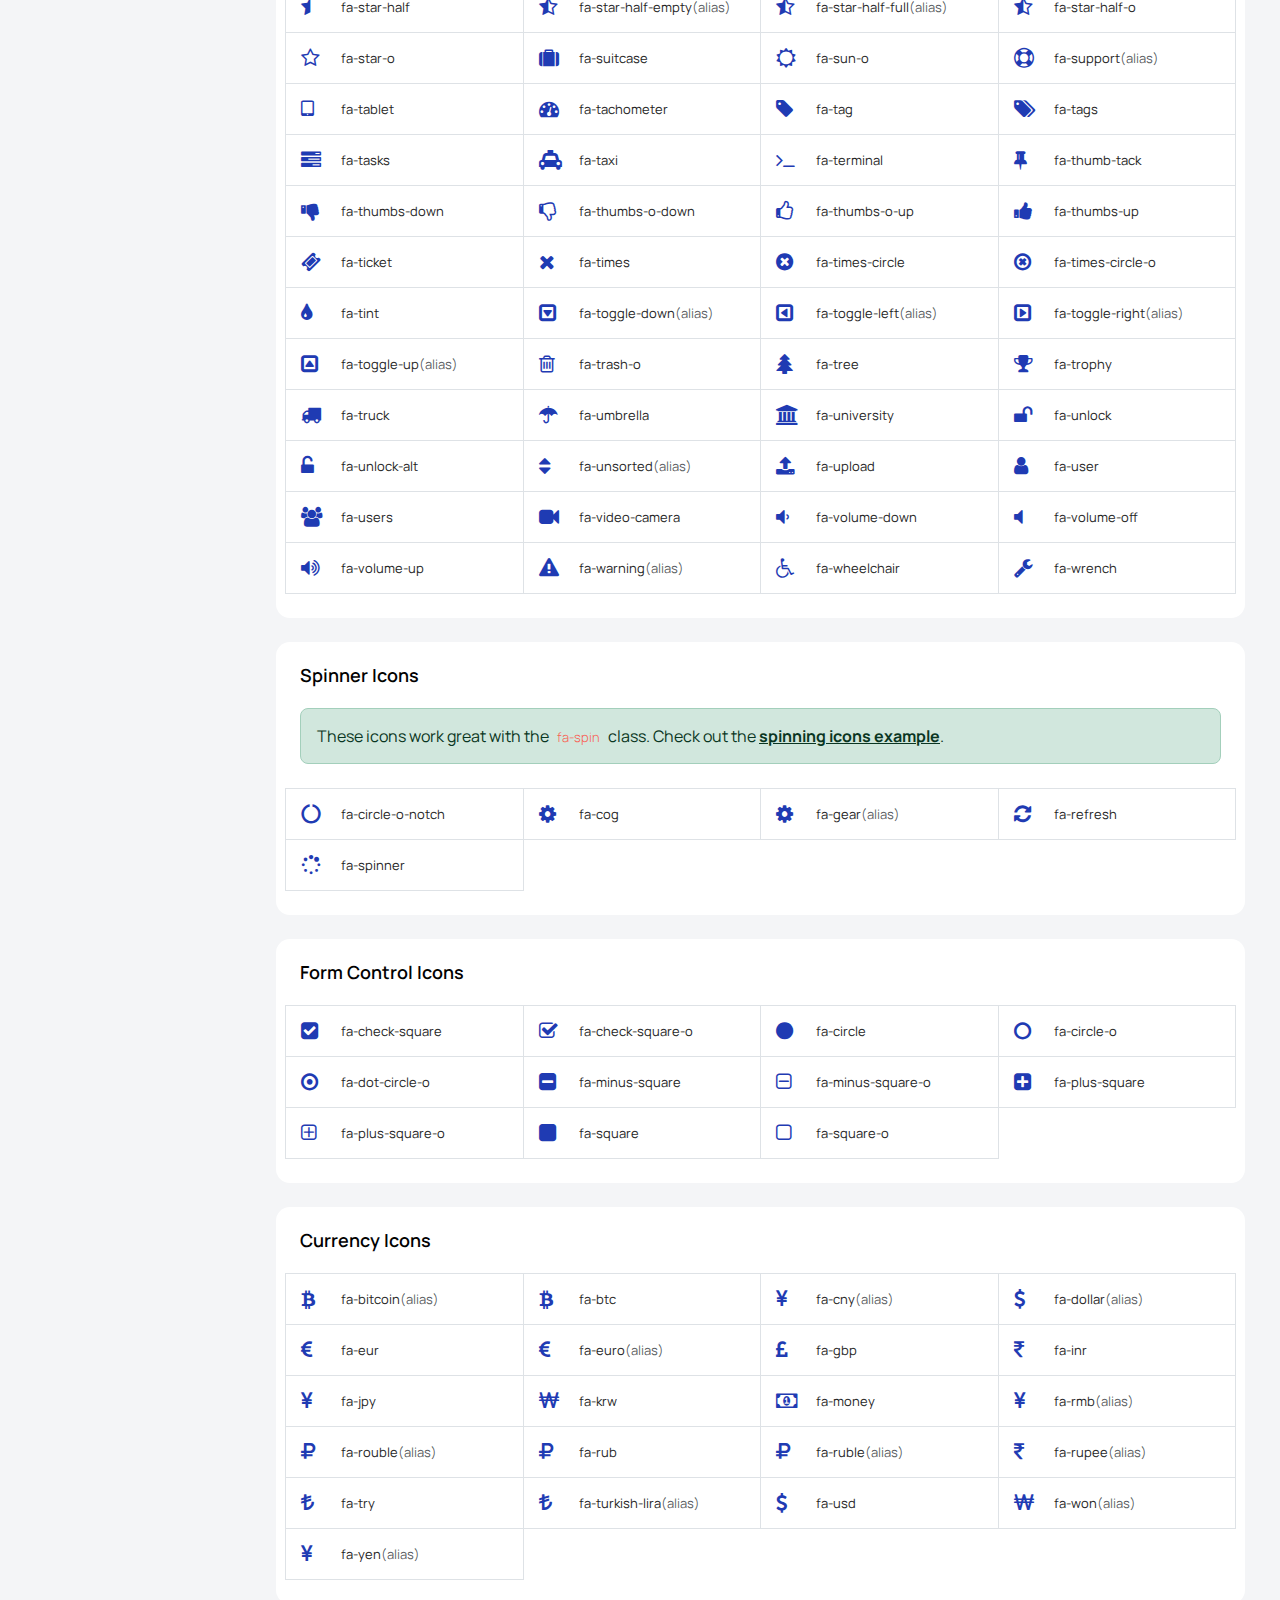
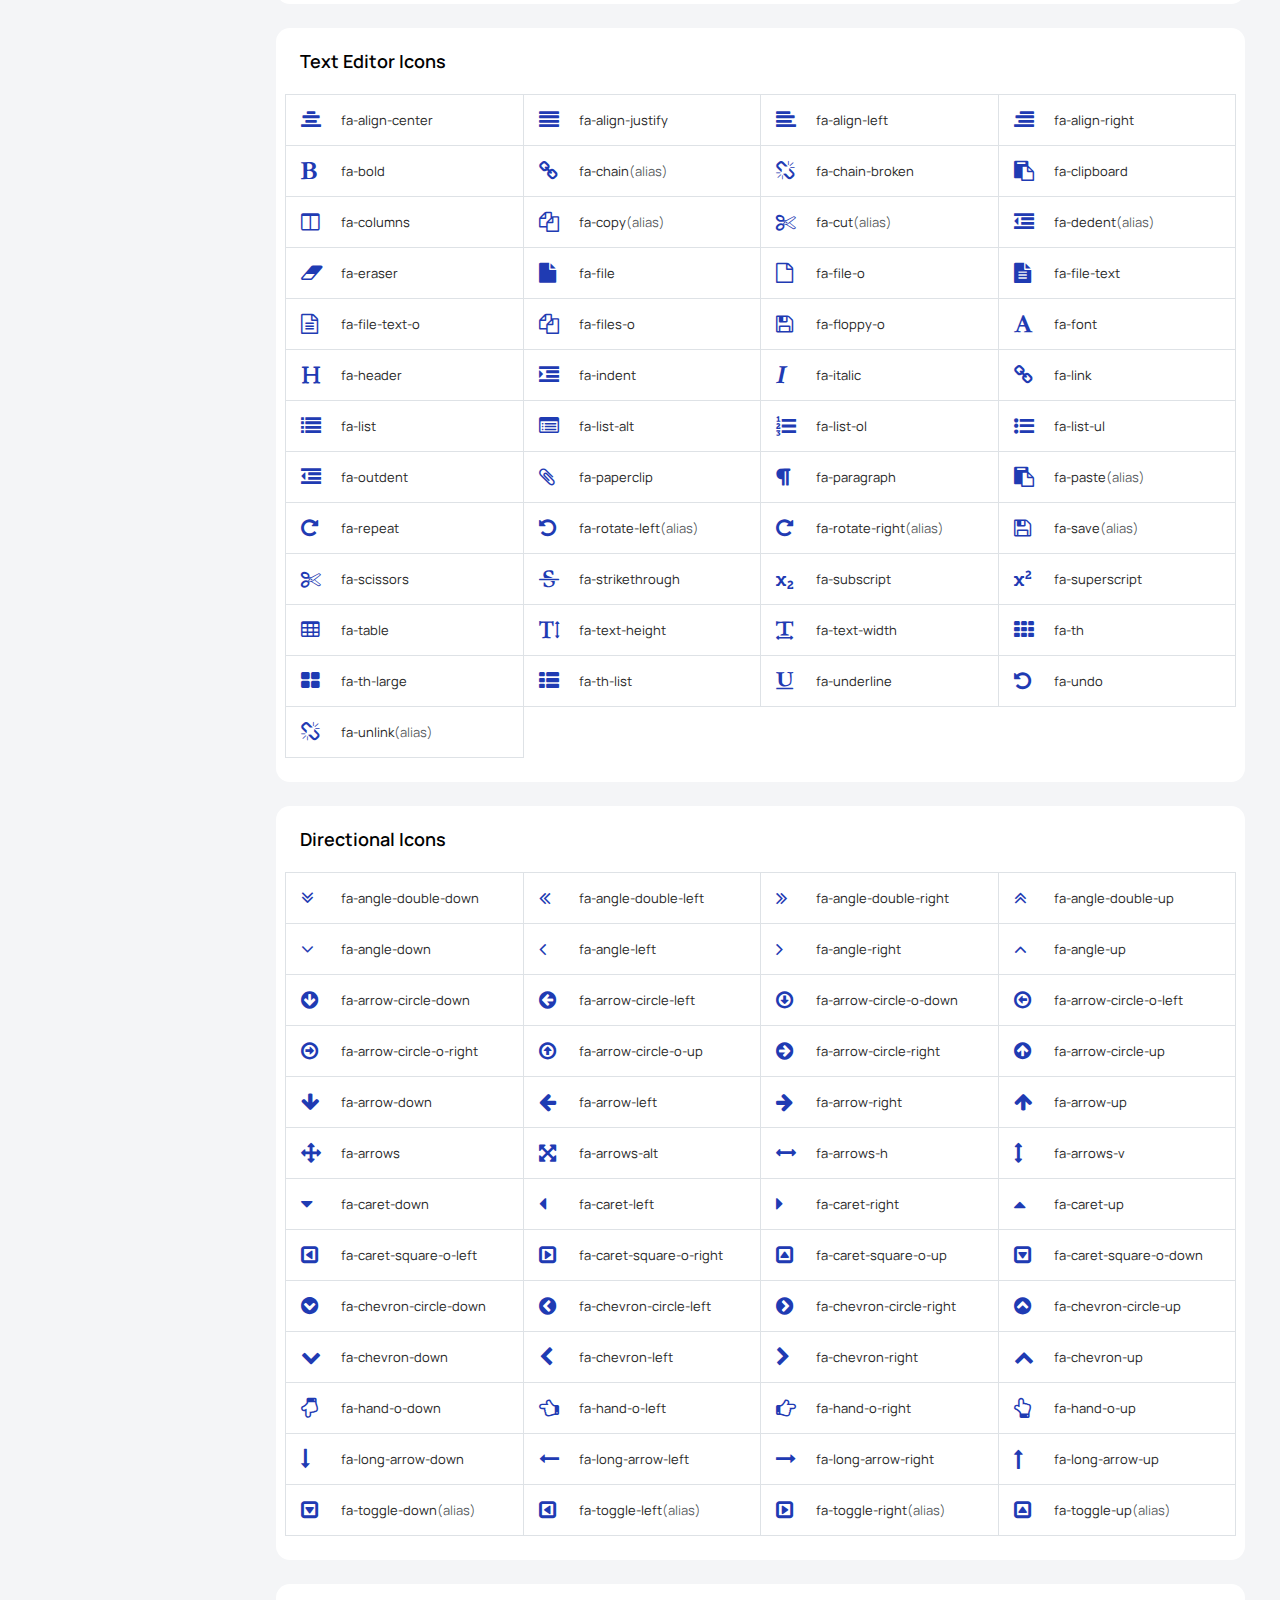
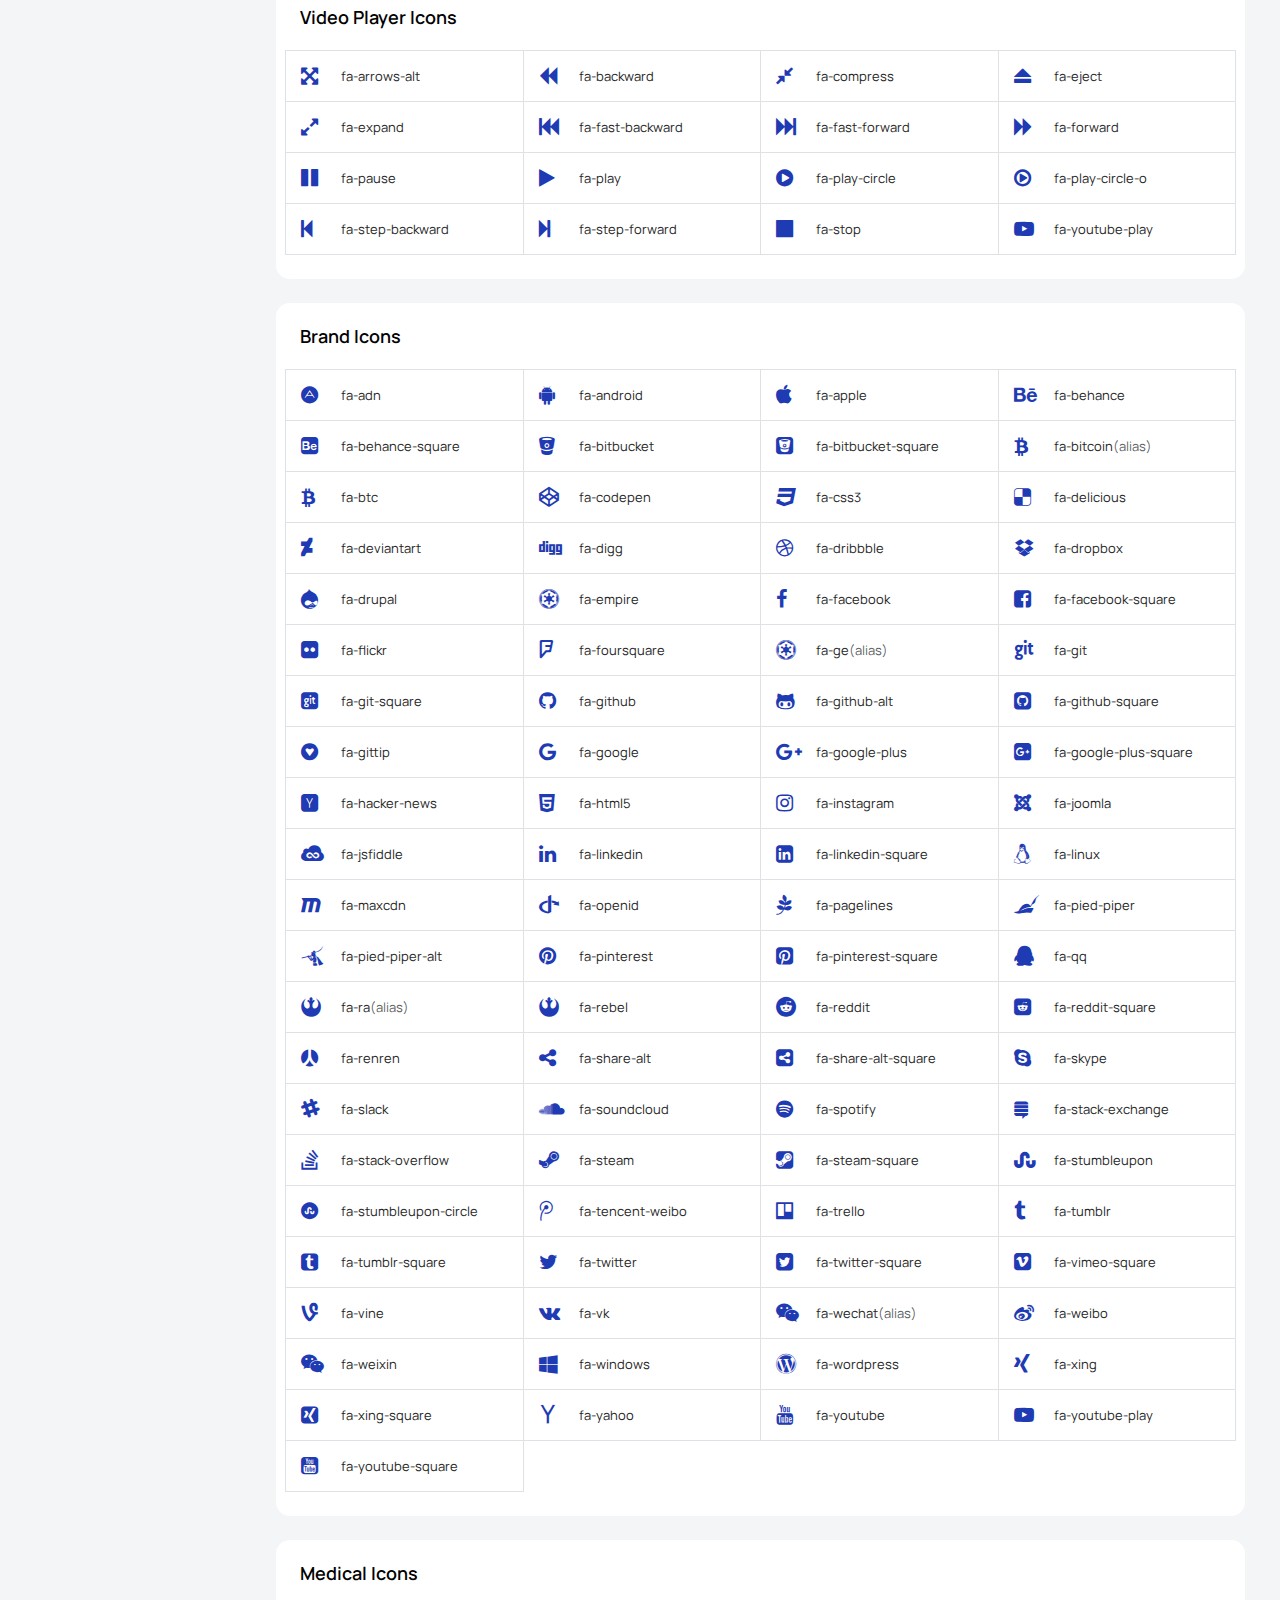
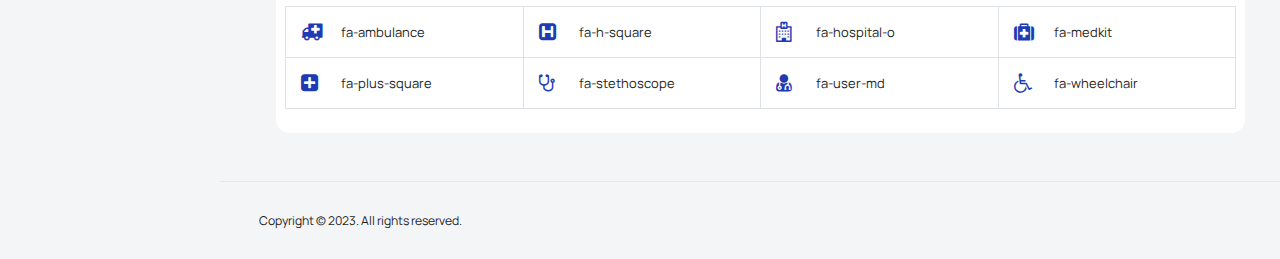
<file: example/pages/icons/font-awesome.html>
<!DOCTYPE html>
<html lang="en">
  <head>
    <!-- Required meta tags -->
    <meta charset="utf-8">
    <meta name="viewport" content="width=device-width, initial-scale=1, shrink-to-fit=no">
    <title>Star Admin2 </title>
    <!-- plugins:css -->
    <link rel="stylesheet" href="../../assets/vendors/feather/feather.css">
    <link rel="stylesheet" href="../../assets/vendors/mdi/css/materialdesignicons.min.css">
    <link rel="stylesheet" href="../../assets/vendors/ti-icons/css/themify-icons.css">
    <link rel="stylesheet" href="../../assets/vendors/font-awesome/css/font-awesome.min.css">
    <link rel="stylesheet" href="../../assets/vendors/typicons/typicons.css">
    <link rel="stylesheet" href="../../assets/vendors/simple-line-icons/css/simple-line-icons.css">
    <link rel="stylesheet" href="../../assets/vendors/css/vendor.bundle.base.css">
    <link rel="stylesheet" href="../../assets/vendors/bootstrap-datepicker/bootstrap-datepicker.min.css">
    <!-- endinject -->
    <!-- Plugin css for this page -->
    <link rel="stylesheet" href="../../assets/vendors/font-awesome/css/font-awesome.min.css" />
    <!-- End plugin css for this page -->
    <!-- inject:css -->
    <link rel="stylesheet" href="../../assets/css/style.css">
    <!-- endinject -->
    <link rel="shortcut icon" href="../../assets/images/favicon.png" />
  </head>
  <body>
    <div class="container-scroller">
      <!-- partial:../../partials/_navbar.html -->
      <nav class="navbar default-layout col-lg-12 col-12 p-0 fixed-top d-flex align-items-top flex-row">
        <div class="text-center navbar-brand-wrapper d-flex align-items-center justify-content-start">
          <div class="me-3">
            <button class="navbar-toggler navbar-toggler align-self-center" type="button" data-bs-toggle="minimize">
              <span class="icon-menu"></span>
            </button>
          </div>
          <div>
            <a class="navbar-brand brand-logo" href="../../index.html">
              <img src="../../assets/images/logo.svg" alt="logo" />
            </a>
            <a class="navbar-brand brand-logo-mini" href="../../index.html">
              <img src="../../assets/images/logo-mini.svg" alt="logo" />
            </a>
          </div>
        </div>
        <div class="navbar-menu-wrapper d-flex align-items-top">
          <ul class="navbar-nav">
            <li class="nav-item fw-semibold d-none d-lg-block ms-0">
              <h1 class="welcome-text">Good Morning, <span class="text-black fw-bold">John Doe</span></h1>
              <h3 class="welcome-sub-text">Your performance summary this week </h3>
            </li>
          </ul>
          <ul class="navbar-nav ms-auto">
            <li class="nav-item dropdown d-none d-lg-block">
              <a class="nav-link dropdown-bordered dropdown-toggle dropdown-toggle-split" id="messageDropdown" href="#" data-bs-toggle="dropdown" aria-expanded="false"> Select Category </a>
              <div class="dropdown-menu dropdown-menu-right navbar-dropdown preview-list pb-0" aria-labelledby="messageDropdown">
                <a class="dropdown-item py-3">
                  <p class="mb-0 fw-medium float-start">Select category</p>
                </a>
                <div class="dropdown-divider"></div>
                <a class="dropdown-item preview-item">
                  <div class="preview-item-content flex-grow py-2">
                    <p class="preview-subject ellipsis fw-medium text-dark">Bootstrap Bundle </p>
                    <p class="fw-light small-text mb-0">This is a Bundle featuring 16 unique dashboards</p>
                  </div>
                </a>
                <a class="dropdown-item preview-item">
                  <div class="preview-item-content flex-grow py-2">
                    <p class="preview-subject ellipsis fw-medium text-dark">Angular Bundle</p>
                    <p class="fw-light small-text mb-0">Everything you’ll ever need for your Angular projects</p>
                  </div>
                </a>
                <a class="dropdown-item preview-item">
                  <div class="preview-item-content flex-grow py-2">
                    <p class="preview-subject ellipsis fw-medium text-dark">VUE Bundle</p>
                    <p class="fw-light small-text mb-0">Bundle of 6 Premium Vue Admin Dashboard</p>
                  </div>
                </a>
                <a class="dropdown-item preview-item">
                  <div class="preview-item-content flex-grow py-2">
                    <p class="preview-subject ellipsis fw-medium text-dark">React Bundle</p>
                    <p class="fw-light small-text mb-0">Bundle of 8 Premium React Admin Dashboard</p>
                  </div>
                </a>
              </div>
            </li>
            <li class="nav-item d-none d-lg-block">
              <div id="datepicker-popup" class="input-group date datepicker navbar-date-picker">
                <span class="input-group-addon input-group-prepend border-right">
                  <span class="icon-calendar input-group-text calendar-icon"></span>
                </span>
                <input type="text" class="form-control">
              </div>
            </li>
            <li class="nav-item">
              <form class="search-form" action="#">
                <i class="icon-search"></i>
                <input type="search" class="form-control" placeholder="Search Here" title="Search here">
              </form>
            </li>
            <li class="nav-item dropdown">
              <a class="nav-link count-indicator" id="notificationDropdown" href="#" data-bs-toggle="dropdown">
                <i class="icon-bell"></i>
                <span class="count"></span>
              </a>
              <div class="dropdown-menu dropdown-menu-right navbar-dropdown preview-list pb-0" aria-labelledby="notificationDropdown">
                <a class="dropdown-item py-3 border-bottom">
                  <p class="mb-0 fw-medium float-start">You have 4 new notifications </p>
                  <span class="badge badge-pill badge-primary float-end">View all</span>
                </a>
                <a class="dropdown-item preview-item py-3">
                  <div class="preview-thumbnail">
                    <i class="mdi mdi-alert m-auto text-primary"></i>
                  </div>
                  <div class="preview-item-content">
                    <h6 class="preview-subject fw-normal text-dark mb-1">Application Error</h6>
                    <p class="fw-light small-text mb-0"> Just now </p>
                  </div>
                </a>
                <a class="dropdown-item preview-item py-3">
                  <div class="preview-thumbnail">
                    <i class="mdi mdi-lock-outline m-auto text-primary"></i>
                  </div>
                  <div class="preview-item-content">
                    <h6 class="preview-subject fw-normal text-dark mb-1">Settings</h6>
                    <p class="fw-light small-text mb-0"> Private message </p>
                  </div>
                </a>
                <a class="dropdown-item preview-item py-3">
                  <div class="preview-thumbnail">
                    <i class="mdi mdi-airballoon m-auto text-primary"></i>
                  </div>
                  <div class="preview-item-content">
                    <h6 class="preview-subject fw-normal text-dark mb-1">New user registration</h6>
                    <p class="fw-light small-text mb-0"> 2 days ago </p>
                  </div>
                </a>
              </div>
            </li>
            <li class="nav-item dropdown">
              <a class="nav-link count-indicator" id="countDropdown" href="#" data-bs-toggle="dropdown" aria-expanded="false">
                <i class="icon-mail icon-lg"></i>
              </a>
              <div class="dropdown-menu dropdown-menu-right navbar-dropdown preview-list pb-0" aria-labelledby="countDropdown">
                <a class="dropdown-item py-3">
                  <p class="mb-0 fw-medium float-start">You have 7 unread mails </p>
                  <span class="badge badge-pill badge-primary float-end">View all</span>
                </a>
                <div class="dropdown-divider"></div>
                <a class="dropdown-item preview-item">
                  <div class="preview-thumbnail">
                    <img src="../../assets/images/faces/face10.jpg" alt="image" class="img-sm profile-pic">
                  </div>
                  <div class="preview-item-content flex-grow py-2">
                    <p class="preview-subject ellipsis fw-medium text-dark">Marian Garner </p>
                    <p class="fw-light small-text mb-0"> The meeting is cancelled </p>
                  </div>
                </a>
                <a class="dropdown-item preview-item">
                  <div class="preview-thumbnail">
                    <img src="../../assets/images/faces/face12.jpg" alt="image" class="img-sm profile-pic">
                  </div>
                  <div class="preview-item-content flex-grow py-2">
                    <p class="preview-subject ellipsis fw-medium text-dark">David Grey </p>
                    <p class="fw-light small-text mb-0"> The meeting is cancelled </p>
                  </div>
                </a>
                <a class="dropdown-item preview-item">
                  <div class="preview-thumbnail">
                    <img src="../../assets/images/faces/face1.jpg" alt="image" class="img-sm profile-pic">
                  </div>
                  <div class="preview-item-content flex-grow py-2">
                    <p class="preview-subject ellipsis fw-medium text-dark">Travis Jenkins </p>
                    <p class="fw-light small-text mb-0"> The meeting is cancelled </p>
                  </div>
                </a>
              </div>
            </li>
            <li class="nav-item dropdown d-none d-lg-block user-dropdown">
              <a class="nav-link" id="UserDropdown" href="#" data-bs-toggle="dropdown" aria-expanded="false">
                <img class="img-xs rounded-circle" src="../../assets/images/faces/face8.jpg" alt="Profile image"> </a>
              <div class="dropdown-menu dropdown-menu-right navbar-dropdown" aria-labelledby="UserDropdown">
                <div class="dropdown-header text-center">
                  <img class="img-md rounded-circle" src="../../assets/images/faces/face8.jpg" alt="Profile image">
                  <p class="mb-1 mt-3 fw-semibold">Allen Moreno</p>
                  <p class="fw-light text-muted mb-0">allenmoreno@gmail.com</p>
                </div>
                <a class="dropdown-item"><i class="dropdown-item-icon mdi mdi-account-outline text-primary me-2"></i> My Profile <span class="badge badge-pill badge-danger">1</span></a>
                <a class="dropdown-item"><i class="dropdown-item-icon mdi mdi-message-text-outline text-primary me-2"></i> Messages</a>
                <a class="dropdown-item"><i class="dropdown-item-icon mdi mdi-calendar-check-outline text-primary me-2"></i> Activity</a>
                <a class="dropdown-item"><i class="dropdown-item-icon mdi mdi-help-circle-outline text-primary me-2"></i> FAQ</a>
                <a class="dropdown-item"><i class="dropdown-item-icon mdi mdi-power text-primary me-2"></i>Sign Out</a>
              </div>
            </li>
          </ul>
          <button class="navbar-toggler navbar-toggler-right d-lg-none align-self-center" type="button" data-bs-toggle="offcanvas">
            <span class="mdi mdi-menu"></span>
          </button>
        </div>
      </nav>
      <!-- partial -->
      <div class="container-fluid page-body-wrapper">
        <!-- partial:../../partials/_sidebar.html -->
        <nav class="sidebar sidebar-offcanvas" id="sidebar">
          <ul class="nav">
            <li class="nav-item">
              <a class="nav-link" href="../../index.html">
                <i class="mdi mdi-grid-large menu-icon"></i>
                <span class="menu-title">Dashboard</span>
              </a>
            </li>
            <li class="nav-item nav-category">UI Elements</li>
            <li class="nav-item">
              <a class="nav-link" data-bs-toggle="collapse" href="#ui-basic" aria-expanded="false" aria-controls="ui-basic">
                <i class="menu-icon mdi mdi-floor-plan"></i>
                <span class="menu-title">UI Elements</span>
                <i class="menu-arrow"></i>
              </a>
              <div class="collapse" id="ui-basic">
                <ul class="nav flex-column sub-menu">
                  <li class="nav-item"> <a class="nav-link" href="../../pages/ui-features/buttons.html">Buttons</a></li>
                  <li class="nav-item"> <a class="nav-link" href="../../pages/ui-features/dropdowns.html">Dropdowns</a></li>
                  <li class="nav-item"> <a class="nav-link" href="../../pages/ui-features/typography.html">Typography</a></li>
                </ul>
              </div>
            </li>
            <li class="nav-item">
              <a class="nav-link" data-bs-toggle="collapse" href="#form-elements" aria-expanded="false" aria-controls="form-elements">
                <i class="menu-icon mdi mdi-card-text-outline"></i>
                <span class="menu-title">Form elements</span>
                <i class="menu-arrow"></i>
              </a>
              <div class="collapse" id="form-elements">
                <ul class="nav flex-column sub-menu">
                  <li class="nav-item"><a class="nav-link" href="../../pages/forms/basic_elements.html">Basic Elements</a></li>
                </ul>
              </div>
            </li>
            <li class="nav-item">
              <a class="nav-link" data-bs-toggle="collapse" href="#charts" aria-expanded="false" aria-controls="charts">
                <i class="menu-icon mdi mdi-chart-line"></i>
                <span class="menu-title">Charts</span>
                <i class="menu-arrow"></i>
              </a>
              <div class="collapse" id="charts">
                <ul class="nav flex-column sub-menu">
                  <li class="nav-item"> <a class="nav-link" href="../../pages/charts/chartjs.html">ChartJs</a></li>
                </ul>
              </div>
            </li>
            <li class="nav-item">
              <a class="nav-link" data-bs-toggle="collapse" href="#tables" aria-expanded="false" aria-controls="tables">
                <i class="menu-icon mdi mdi-table"></i>
                <span class="menu-title">Tables</span>
                <i class="menu-arrow"></i>
              </a>
              <div class="collapse" id="tables">
                <ul class="nav flex-column sub-menu">
                  <li class="nav-item"> <a class="nav-link" href="../../pages/tables/basic-table.html">Basic table</a></li>
                </ul>
              </div>
            </li>
            <li class="nav-item">
              <a class="nav-link" data-bs-toggle="collapse" href="#icons" aria-expanded="false" aria-controls="icons">
                <i class="menu-icon mdi mdi-layers-outline"></i>
                <span class="menu-title">Icons</span>
                <i class="menu-arrow"></i>
              </a>
              <div class="collapse" id="icons">
                <ul class="nav flex-column sub-menu">
                  <li class="nav-item"> <a class="nav-link" href="../../pages/icons/font-awesome.html">Font Awesome</a></li>
                </ul>
              </div>
            </li>
            <li class="nav-item">
              <a class="nav-link" data-bs-toggle="collapse" href="#auth" aria-expanded="false" aria-controls="auth">
                <i class="menu-icon mdi mdi-account-circle-outline"></i>
                <span class="menu-title">User Pages</span>
                <i class="menu-arrow"></i>
              </a>
              <div class="collapse" id="auth">
                <ul class="nav flex-column sub-menu">
                  <li class="nav-item"> <a class="nav-link" href="../../pages/samples/blank-page.html"> Blank Page </a></li>
                  <li class="nav-item"> <a class="nav-link" href="../../pages/samples/error-404.html"> 404 </a></li>
                  <li class="nav-item"> <a class="nav-link" href="../../pages/samples/error-500.html"> 500 </a></li>
                  <li class="nav-item"> <a class="nav-link" href="../../pages/samples/login.html"> Login </a></li>
                  <li class="nav-item"> <a class="nav-link" href="../../pages/samples/register.html"> Register </a></li>
                </ul>
              </div>
            </li>
            <li class="nav-item">
              <a class="nav-link" href="../../docs/documentation.html">
                <i class="menu-icon mdi mdi-file-document"></i>
                <span class="menu-title">Documentation</span>
              </a>
            </li>
          </ul>
        </nav>
        <!-- partial -->
        <div class="main-panel">
          <div class="content-wrapper">
            <div class="row">
              <div class="col-lg-12 grid-margin">
                <div class="card">
                  <div class="card-body">
                    <h4 class="card-title">New Icons</h4>
                    <div class="icons-list row">
                      <div class="col-sm-6 col-md-4 col-lg-3"> <i class="fa fa-address-book"></i>fa fa-address-book </div>
                      <div class="col-sm-6 col-md-4 col-lg-3"> <i class="fa fa-address-book-o"></i>fa fa-address-book-o </div>
                      <div class="col-sm-6 col-md-4 col-lg-3"> <i class="fa fa-address-card"></i>fa fa-address-card </div>
                      <div class="col-sm-6 col-md-4 col-lg-3"> <i class="fa fa-address-card-o"></i>fa fa-address-card-o </div>
                      <div class="col-sm-6 col-md-4 col-lg-3"> <i class="fa fa-bandcamp"></i>fa fa-bandcamp </div>
                      <div class="col-sm-6 col-md-4 col-lg-3"> <i class="fa fa-bath"></i>fa fa-bath </div>
                      <div class="col-sm-6 col-md-4 col-lg-3"> <i class="fa fa-bathtub"></i>fa fa-bathtub </div>
                      <div class="col-sm-6 col-md-4 col-lg-3"> <i class="fa fa-drivers-license"></i>fa fa-drivers-license </div>
                      <div class="col-sm-6 col-md-4 col-lg-3"> <i class="fa fa-drivers-license-o"></i>fa fa-drivers-license-o </div>
                      <div class="col-sm-6 col-md-4 col-lg-3"> <i class="fa fa-eercast"></i>fa fa-eercast </div>
                      <div class="col-sm-6 col-md-4 col-lg-3"> <i class="fa fa-envelope-open"></i>fa fa-envelope-open </div>
                      <div class="col-sm-6 col-md-4 col-lg-3"> <i class="fa fa-envelope-open-o"></i>fa fa-envelope-open-o </div>
                      <div class="col-sm-6 col-md-4 col-lg-3"> <i class="fa fa-etsy"></i>fa fa-etsy </div>
                      <div class="col-sm-6 col-md-4 col-lg-3"> <i class="fa fa-free-code-camp"></i>fa fa-free-code-camp </div>
                      <div class="col-sm-6 col-md-4 col-lg-3"> <i class="fa fa-grav"></i>fa fa-grav </div>
                      <div class="col-sm-6 col-md-4 col-lg-3"> <i class="fa fa-handshake-o"></i>fa fa-handshake-o </div>
                      <div class="col-sm-6 col-md-4 col-lg-3"> <i class="fa fa-id-badge"></i>fa fa-id-badge </div>
                      <div class="col-sm-6 col-md-4 col-lg-3"> <i class="fa fa-id-card"></i>fa fa-id-card </div>
                      <div class="col-sm-6 col-md-4 col-lg-3"> <i class="fa fa-id-card-o"></i>fa fa-id-card-o </div>
                      <div class="col-sm-6 col-md-4 col-lg-3"> <i class="fa fa-imdb"></i>fa fa-imdb </div>
                      <div class="col-sm-6 col-md-4 col-lg-3"> <i class="fa fa-linode"></i> fa fa-linode </div>
                      <div class="col-sm-6 col-md-4 col-lg-3"> <i class="fa fa-meetup"></i>fa fa-meetup </div>
                      <div class="col-sm-6 col-md-4 col-lg-3"> <i class="fa fa-microchip"></i>fa fa-microchip </div>
                      <div class="col-sm-6 col-md-4 col-lg-3"> <i class="fa fa-podcast"></i>fa fa-podcast </div>
                      <div class="col-sm-6 col-md-4 col-lg-3"> <i class="fa fa-quora"></i>fa fa-quora </div>
                      <div class="col-sm-6 col-md-4 col-lg-3"> <i class="fa fa-ravelry"></i>fa fa-ravelry </div>
                      <div class="col-sm-6 col-md-4 col-lg-3"> <i class="fa fa-s15"></i>fa fa-s15 </div>
                      <div class="col-sm-6 col-md-4 col-lg-3"> <i class="fa fa-shower"></i>fa fa-shower </div>
                      <div class="col-sm-6 col-md-4 col-lg-3"> <i class="fa fa-snowflake-o"></i>fa fa-snowflake-o </div>
                      <div class="col-sm-6 col-md-4 col-lg-3"> <i class="fa fa-superpowers"></i>fa fa-superpowers </div>
                      <div class="col-sm-6 col-md-4 col-lg-3"> <i class="fa fa-telegram"></i>fa fa-telegram </div>
                      <div class="col-sm-6 col-md-4 col-lg-3"> <i class="fa fa-thermometer"></i>fa fa-thermometer </div>
                      <div class="col-sm-6 col-md-4 col-lg-3"> <i class="fa fa-thermometer-0"></i>fa fa-thermometer-0 </div>
                      <div class="col-sm-6 col-md-4 col-lg-3"> <i class="fa fa-thermometer-1"></i>fa fa-thermometer-1 </div>
                      <div class="col-sm-6 col-md-4 col-lg-3"> <i class="fa fa-thermometer-2"></i>fa fa-thermometer-2 </div>
                      <div class="col-sm-6 col-md-4 col-lg-3"> <i class="fa fa-thermometer-3"></i>fa fa-thermometer-3 </div>
                      <div class="col-sm-6 col-md-4 col-lg-3"> <i class="fa fa-thermometer-4"></i>fa fa-thermometer-4 </div>
                      <div class="col-sm-6 col-md-4 col-lg-3"> <i class="fa fa-thermometer-empty"></i>fa fa-thermometer-empty </div>
                      <div class="col-sm-6 col-md-4 col-lg-3"> <i class="fa fa-thermometer-full"></i>fa fa-thermometer-full </div>
                      <div class="col-sm-6 col-md-4 col-lg-3"> <i class="fa fa-thermometer-half"></i>fa fa-thermometer-half </div>
                      <div class="col-sm-6 col-md-4 col-lg-3"> <i class="fa fa-thermometer-quarter"></i>fa fa-thermometer-quarter </div>
                      <div class="col-sm-6 col-md-4 col-lg-3"> <i class="fa fa-thermometer-three-quarters"></i>fa fa-thermometer-three-quarters </div>
                      <div class="col-sm-6 col-md-4 col-lg-3"> <i class="fa fa-times-rectangle"></i>fa fa-times-rectangle </div>
                      <div class="col-sm-6 col-md-4 col-lg-3"> <i class="fa fa-times-rectangle-o"></i>fa fa-times-rectangle-o </div>
                      <div class="col-sm-6 col-md-4 col-lg-3"> <i class="fa fa-user-circle"></i>fa fa-user-circle </div>
                      <div class="col-sm-6 col-md-4 col-lg-3"> <i class="fa fa-user-circle-o"></i>fa fa-user-circle-o </div>
                      <div class="col-sm-6 col-md-4 col-lg-3"> <i class="fa fa-user-o"></i>fa fa-user-o </div>
                      <div class="col-sm-6 col-md-4 col-lg-3"> <i class="fa fa-vcard"></i>fa fa-vcard </div>
                      <div class="col-sm-6 col-md-4 col-lg-3"> <i class="fa fa-vcard-o"></i>fa fa-vcard-o </div>
                      <div class="col-sm-6 col-md-4 col-lg-3"> <i class="fa fa-window-close"></i>fa fa-window-close </div>
                      <div class="col-sm-6 col-md-4 col-lg-3"> <i class="fa fa-window-close-o"></i>fa fa-window-close-o </div>
                      <div class="col-sm-6 col-md-4 col-lg-3"> <i class="fa fa-window-maximize"></i>fa fa-window-maximize </div>
                      <div class="col-sm-6 col-md-4 col-lg-3"> <i class="fa fa-window-minimize"></i>fa fa-window-minimize </div>
                      <div class="col-sm-6 col-md-4 col-lg-3"> <i class="fa fa-window-restore"></i>fa fa-window-restore </div>
                      <div class="col-sm-6 col-md-4 col-lg-3"> <i class="fa fa-wpexplorer"></i>fa fa-wpexplorer </div>
                    </div>
                  </div>
                </div>
              </div>
              <div class="col-lg-12 grid-margin">
                <div class="card">
                  <div class="card-body">
                    <h4 class="card-title">Web Application Icons</h4>
                    <div class="icons-list row">
                      <div class="col-sm-6 col-md-4 col-lg-3"><i class="fa fa-adjust"></i> fa-adjust</div>
                      <div class="col-sm-6 col-md-4 col-lg-3"><i class="fa fa-anchor"></i> fa-anchor</div>
                      <div class="col-sm-6 col-md-4 col-lg-3"><i class="fa fa-archive"></i> fa-archive</div>
                      <div class="col-sm-6 col-md-4 col-lg-3"><i class="fa fa-arrows"></i> fa-arrows</div>
                      <div class="col-sm-6 col-md-4 col-lg-3"><i class="fa fa-arrows-h"></i> fa-arrows-h</div>
                      <div class="col-sm-6 col-md-4 col-lg-3"><i class="fa fa-arrows-v"></i> fa-arrows-v</div>
                      <div class="col-sm-6 col-md-4 col-lg-3"><i class="fa fa-asterisk"></i> fa-asterisk</div>
                      <div class="col-sm-6 col-md-4 col-lg-3"><i class="fa fa-automobile"></i> fa-automobile <span class="text-muted">(alias)</span> </div>
                      <div class="col-sm-6 col-md-4 col-lg-3"><i class="fa fa-ban"></i> fa-ban</div>
                      <div class="col-sm-6 col-md-4 col-lg-3"><i class="fa fa-bank"></i> fa-bank <span class="text-muted">(alias)</span> </div>
                      <div class="col-sm-6 col-md-4 col-lg-3"><i class="fa fa-bar-chart-o"></i> fa-bar-chart-o</div>
                      <div class="col-sm-6 col-md-4 col-lg-3"><i class="fa fa-barcode"></i> fa-barcode</div>
                      <div class="col-sm-6 col-md-4 col-lg-3"><i class="fa fa-bars"></i> fa-bars</div>
                      <div class="col-sm-6 col-md-4 col-lg-3"><i class="fa fa-beer"></i> fa-beer</div>
                      <div class="col-sm-6 col-md-4 col-lg-3"><i class="fa fa-bell"></i> fa-bell</div>
                      <div class="col-sm-6 col-md-4 col-lg-3"><i class="fa fa-bell-o"></i> fa-bell-o</div>
                      <div class="col-sm-6 col-md-4 col-lg-3"><i class="fa fa-bolt"></i> fa-bolt</div>
                      <div class="col-sm-6 col-md-4 col-lg-3"><i class="fa fa-bomb"></i> fa-bomb</div>
                      <div class="col-sm-6 col-md-4 col-lg-3"><i class="fa fa-book"></i> fa-book</div>
                      <div class="col-sm-6 col-md-4 col-lg-3"><i class="fa fa-bookmark"></i> fa-bookmark</div>
                      <div class="col-sm-6 col-md-4 col-lg-3"><i class="fa fa-bookmark-o"></i> fa-bookmark-o</div>
                      <div class="col-sm-6 col-md-4 col-lg-3"><i class="fa fa-briefcase"></i> fa-briefcase</div>
                      <div class="col-sm-6 col-md-4 col-lg-3"><i class="fa fa-bug"></i> fa-bug</div>
                      <div class="col-sm-6 col-md-4 col-lg-3"><i class="fa fa-building"></i> fa-building</div>
                      <div class="col-sm-6 col-md-4 col-lg-3"><i class="fa fa-building-o"></i> fa-building-o</div>
                      <div class="col-sm-6 col-md-4 col-lg-3"><i class="fa fa-bullhorn"></i> fa-bullhorn</div>
                      <div class="col-sm-6 col-md-4 col-lg-3"><i class="fa fa-bullseye"></i> fa-bullseye</div>
                      <div class="col-sm-6 col-md-4 col-lg-3"><i class="fa fa-cab"></i> fa-cab <span class="text-muted">(alias)</span> </div>
                      <div class="col-sm-6 col-md-4 col-lg-3"><i class="fa fa-calendar"></i> fa-calendar</div>
                      <div class="col-sm-6 col-md-4 col-lg-3"><i class="fa fa-calendar-o"></i> fa-calendar-o</div>
                      <div class="col-sm-6 col-md-4 col-lg-3"><i class="fa fa-camera"></i> fa-camera</div>
                      <div class="col-sm-6 col-md-4 col-lg-3"><i class="fa fa-camera-retro"></i> fa-camera-retro</div>
                      <div class="col-sm-6 col-md-4 col-lg-3"><i class="fa fa-car"></i> fa-car</div>
                      <div class="col-sm-6 col-md-4 col-lg-3"><i class="fa fa-caret-square-o-down"></i> fa-caret-square-o-down</div>
                      <div class="col-sm-6 col-md-4 col-lg-3"><i class="fa fa-caret-square-o-left"></i> fa-caret-square-o-left</div>
                      <div class="col-sm-6 col-md-4 col-lg-3"><i class="fa fa-caret-square-o-right"></i> fa-caret-square-o-right</div>
                      <div class="col-sm-6 col-md-4 col-lg-3"><i class="fa fa-caret-square-o-up"></i> fa-caret-square-o-up </div>
                      <div class="col-sm-6 col-md-4 col-lg-3"><i class="fa fa-certificate"></i> fa-certificate</div>
                      <div class="col-sm-6 col-md-4 col-lg-3"><i class="fa fa-check"></i> fa-check</div>
                      <div class="col-sm-6 col-md-4 col-lg-3"><i class="fa fa-check-circle"></i> fa-check-circle</div>
                      <div class="col-sm-6 col-md-4 col-lg-3"><i class="fa fa-check-circle-o"></i> fa-check-circle-o</div>
                      <div class="col-sm-6 col-md-4 col-lg-3"><i class="fa fa-check-square"></i> fa-check-square</div>
                      <div class="col-sm-6 col-md-4 col-lg-3"><i class="fa fa-check-square-o"></i> fa-check-square-o</div>
                      <div class="col-sm-6 col-md-4 col-lg-3"><i class="fa fa-child"></i> fa-child</div>
                      <div class="col-sm-6 col-md-4 col-lg-3"><i class="fa fa-circle"></i> fa-circle</div>
                      <div class="col-sm-6 col-md-4 col-lg-3"><i class="fa fa-circle-o"></i> fa-circle-o</div>
                      <div class="col-sm-6 col-md-4 col-lg-3"><i class="fa fa-circle-o-notch"></i> fa-circle-o-notch</div>
                      <div class="col-sm-6 col-md-4 col-lg-3"><i class="fa fa-circle-thin"></i> fa-circle-thin</div>
                      <div class="col-sm-6 col-md-4 col-lg-3"><i class="fa fa-clock-o"></i> fa-clock-o</div>
                      <div class="col-sm-6 col-md-4 col-lg-3"><i class="fa fa-cloud"></i> fa-cloud</div>
                      <div class="col-sm-6 col-md-4 col-lg-3"><i class="fa fa-cloud-download"></i> fa-cloud-download</div>
                      <div class="col-sm-6 col-md-4 col-lg-3"><i class="fa fa-cloud-upload"></i> fa-cloud-upload</div>
                      <div class="col-sm-6 col-md-4 col-lg-3"><i class="fa fa-code"></i> fa-code</div>
                      <div class="col-sm-6 col-md-4 col-lg-3"><i class="fa fa-code-fork"></i> fa-code-fork</div>
                      <div class="col-sm-6 col-md-4 col-lg-3"><i class="fa fa-coffee"></i> fa-coffee</div>
                      <div class="col-sm-6 col-md-4 col-lg-3"><i class="fa fa-cog"></i> fa-cog</div>
                      <div class="col-sm-6 col-md-4 col-lg-3"><i class="fa fa-cogs"></i> fa-cogs</div>
                      <div class="col-sm-6 col-md-4 col-lg-3"><i class="fa fa-comment"></i> fa-comment</div>
                      <div class="col-sm-6 col-md-4 col-lg-3"><i class="fa fa-comment-o"></i> fa-comment-o</div>
                      <div class="col-sm-6 col-md-4 col-lg-3"><i class="fa fa-comments"></i> fa-comments</div>
                      <div class="col-sm-6 col-md-4 col-lg-3"><i class="fa fa-comments-o"></i> fa-comments-o</div>
                      <div class="col-sm-6 col-md-4 col-lg-3"><i class="fa fa-compass"></i> fa-compass</div>
                      <div class="col-sm-6 col-md-4 col-lg-3"><i class="fa fa-credit-card"></i> fa-credit-card</div>
                      <div class="col-sm-6 col-md-4 col-lg-3"><i class="fa fa-crop"></i> fa-crop</div>
                      <div class="col-sm-6 col-md-4 col-lg-3"><i class="fa fa-crosshairs"></i> fa-crosshairs</div>
                      <div class="col-sm-6 col-md-4 col-lg-3"><i class="fa fa-cube"></i> fa-cube</div>
                      <div class="col-sm-6 col-md-4 col-lg-3"><i class="fa fa-cubes"></i> fa-cubes</div>
                      <div class="col-sm-6 col-md-4 col-lg-3"><i class="fa fa-cutlery"></i> fa-cutlery</div>
                      <div class="col-sm-6 col-md-4 col-lg-3"><i class="fa fa-dashboard"></i> fa-dashboard <span class="text-muted">(alias)</span> </div>
                      <div class="col-sm-6 col-md-4 col-lg-3"><i class="fa fa-database"></i> fa-database</div>
                      <div class="col-sm-6 col-md-4 col-lg-3"><i class="fa fa-desktop"></i> fa-desktop</div>
                      <div class="col-sm-6 col-md-4 col-lg-3"><i class="fa fa-dot-circle-o"></i> fa-dot-circle-o</div>
                      <div class="col-sm-6 col-md-4 col-lg-3"><i class="fa fa-download"></i> fa-download</div>
                      <div class="col-sm-6 col-md-4 col-lg-3"><i class="fa fa-edit"></i> fa-edit <span class="text-muted">(alias)</span> </div>
                      <div class="col-sm-6 col-md-4 col-lg-3"><i class="fa fa-ellipsis-h"></i> fa-ellipsis-h</div>
                      <div class="col-sm-6 col-md-4 col-lg-3"><i class="fa fa-ellipsis-v"></i> fa-ellipsis-v</div>
                      <div class="col-sm-6 col-md-4 col-lg-3"><i class="fa fa-envelope"></i> fa-envelope</div>
                      <div class="col-sm-6 col-md-4 col-lg-3"><i class="fa fa-envelope-o"></i> fa-envelope-o</div>
                      <div class="col-sm-6 col-md-4 col-lg-3"><i class="fa fa-envelope-square"></i> fa-envelope-square </div>
                      <div class="col-sm-6 col-md-4 col-lg-3"><i class="fa fa-eraser"></i> fa-eraser</div>
                      <div class="col-sm-6 col-md-4 col-lg-3"><i class="fa fa-exchange"></i> fa-exchange</div>
                      <div class="col-sm-6 col-md-4 col-lg-3"><i class="fa fa-exclamation"></i> fa-exclamation</div>
                      <div class="col-sm-6 col-md-4 col-lg-3"><i class="fa fa-exclamation-circle"></i> fa-exclamation-circle</div>
                      <div class="col-sm-6 col-md-4 col-lg-3"><i class="fa fa-exclamation-triangle"></i> fa-exclamation-triangle</div>
                      <div class="col-sm-6 col-md-4 col-lg-3"><i class="fa fa-external-link"></i> fa-external-link</div>
                      <div class="col-sm-6 col-md-4 col-lg-3"><i class="fa fa-external-link-square"></i> fa-external-link-square</div>
                      <div class="col-sm-6 col-md-4 col-lg-3"><i class="fa fa-eye"></i> fa-eye</div>
                      <div class="col-sm-6 col-md-4 col-lg-3"><i class="fa fa-eye-slash"></i> fa-eye-slash</div>
                      <div class="col-sm-6 col-md-4 col-lg-3"><i class="fa fa-fax"></i> fa-fax</div>
                      <div class="col-sm-6 col-md-4 col-lg-3"><i class="fa fa-female"></i> fa-female</div>
                      <div class="col-sm-6 col-md-4 col-lg-3"><i class="fa fa-fighter-jet"></i> fa-fighter-jet</div>
                      <div class="col-sm-6 col-md-4 col-lg-3"><i class="fa fa-file-archive-o"></i> fa-file-archive-o</div>
                      <div class="col-sm-6 col-md-4 col-lg-3"><i class="fa fa-file-audio-o"></i> fa-file-audio-o</div>
                      <div class="col-sm-6 col-md-4 col-lg-3"><i class="fa fa-file-code-o"></i> fa-file-code-o</div>
                      <div class="col-sm-6 col-md-4 col-lg-3"><i class="fa fa-file-excel-o"></i> fa-file-excel-o</div>
                      <div class="col-sm-6 col-md-4 col-lg-3"><i class="fa fa-file-image-o"></i> fa-file-image-o</div>
                      <div class="col-sm-6 col-md-4 col-lg-3"><i class="fa fa-file-movie-o"></i> fa-file-movie-o <span class="text-muted">(alias)</span> </div>
                      <div class="col-sm-6 col-md-4 col-lg-3"><i class="fa fa-file-pdf-o"></i> fa-file-pdf-o</div>
                      <div class="col-sm-6 col-md-4 col-lg-3"><i class="fa fa-file-photo-o"></i> fa-file-photo-o <span class="text-muted">(alias)</span> </div>
                      <div class="col-sm-6 col-md-4 col-lg-3"><i class="fa fa-file-picture-o"></i> fa-file-picture-o <span class="text-muted">(alias)</span> </div>
                      <div class="col-sm-6 col-md-4 col-lg-3"><i class="fa fa-file-powerpoint-o"></i> fa-file-powerpoint-o </div>
                      <div class="col-sm-6 col-md-4 col-lg-3"><i class="fa fa-file-sound-o"></i> fa-file-sound-o <span class="text-muted">(alias)</span> </div>
                      <div class="col-sm-6 col-md-4 col-lg-3"><i class="fa fa-file-video-o"></i> fa-file-video-o</div>
                      <div class="col-sm-6 col-md-4 col-lg-3"><i class="fa fa-file-word-o"></i> fa-file-word-o</div>
                      <div class="col-sm-6 col-md-4 col-lg-3"><i class="fa fa-file-zip-o"></i> fa-file-zip-o <span class="text-muted">(alias)</span> </div>
                      <div class="col-sm-6 col-md-4 col-lg-3"><i class="fa fa-film"></i> fa-film</div>
                      <div class="col-sm-6 col-md-4 col-lg-3"><i class="fa fa-filter"></i> fa-filter</div>
                      <div class="col-sm-6 col-md-4 col-lg-3"><i class="fa fa-fire"></i> fa-fire</div>
                      <div class="col-sm-6 col-md-4 col-lg-3"><i class="fa fa-fire-extinguisher"></i> fa-fire-extinguisher </div>
                      <div class="col-sm-6 col-md-4 col-lg-3"><i class="fa fa-flag"></i> fa-flag</div>
                      <div class="col-sm-6 col-md-4 col-lg-3"><i class="fa fa-flag-checkered"></i> fa-flag-checkered</div>
                      <div class="col-sm-6 col-md-4 col-lg-3"><i class="fa fa-flag-o"></i> fa-flag-o</div>
                      <div class="col-sm-6 col-md-4 col-lg-3"><i class="fa fa-flash"></i> fa-flash <span class="text-muted">(alias)</span> </div>
                      <div class="col-sm-6 col-md-4 col-lg-3"><i class="fa fa-flask"></i> fa-flask</div>
                      <div class="col-sm-6 col-md-4 col-lg-3"><i class="fa fa-folder"></i> fa-folder</div>
                      <div class="col-sm-6 col-md-4 col-lg-3"><i class="fa fa-folder-o"></i> fa-folder-o</div>
                      <div class="col-sm-6 col-md-4 col-lg-3"><i class="fa fa-folder-open"></i> fa-folder-open</div>
                      <div class="col-sm-6 col-md-4 col-lg-3"><i class="fa fa-folder-open-o"></i> fa-folder-open-o</div>
                      <div class="col-sm-6 col-md-4 col-lg-3"><i class="fa fa-frown-o"></i> fa-frown-o</div>
                      <div class="col-sm-6 col-md-4 col-lg-3"><i class="fa fa-gamepad"></i> fa-gamepad</div>
                      <div class="col-sm-6 col-md-4 col-lg-3"><i class="fa fa-gavel"></i> fa-gavel</div>
                      <div class="col-sm-6 col-md-4 col-lg-3"><i class="fa fa-gear"></i> fa-gear <span class="text-muted">(alias)</span> </div>
                      <div class="col-sm-6 col-md-4 col-lg-3"><i class="fa fa-gears"></i> fa-gears <span class="text-muted">(alias)</span> </div>
                      <div class="col-sm-6 col-md-4 col-lg-3"><i class="fa fa-gift"></i> fa-gift</div>
                      <div class="col-sm-6 col-md-4 col-lg-3"><i class="fa fa-glass"></i> fa-glass</div>
                      <div class="col-sm-6 col-md-4 col-lg-3"><i class="fa fa-globe"></i> fa-globe</div>
                      <div class="col-sm-6 col-md-4 col-lg-3"><i class="fa fa-graduation-cap"></i> fa-graduation-cap</div>
                      <div class="col-sm-6 col-md-4 col-lg-3"><i class="fa fa-group"></i> fa-group <span class="text-muted">(alias)</span> </div>
                      <div class="col-sm-6 col-md-4 col-lg-3"><i class="fa fa-hdd-o"></i> fa-hdd-o</div>
                      <div class="col-sm-6 col-md-4 col-lg-3"><i class="fa fa-headphones"></i> fa-headphones</div>
                      <div class="col-sm-6 col-md-4 col-lg-3"><i class="fa fa-heart"></i> fa-heart</div>
                      <div class="col-sm-6 col-md-4 col-lg-3"><i class="fa fa-heart-o"></i> fa-heart-o</div>
                      <div class="col-sm-6 col-md-4 col-lg-3"><i class="fa fa-history"></i> fa-history</div>
                      <div class="col-sm-6 col-md-4 col-lg-3"><i class="fa fa-home"></i> fa-home</div>
                      <div class="col-sm-6 col-md-4 col-lg-3"><i class="fa fa-image"></i> fa-image <span class="text-muted">(alias)</span> </div>
                      <div class="col-sm-6 col-md-4 col-lg-3"><i class="fa fa-inbox"></i> fa-inbox</div>
                      <div class="col-sm-6 col-md-4 col-lg-3"><i class="fa fa-info"></i> fa-info</div>
                      <div class="col-sm-6 col-md-4 col-lg-3"><i class="fa fa-info-circle"></i> fa-info-circle</div>
                      <div class="col-sm-6 col-md-4 col-lg-3"><i class="fa fa-institution"></i> fa-institution <span class="text-muted">(alias)</span> </div>
                      <div class="col-sm-6 col-md-4 col-lg-3"><i class="fa fa-key"></i> fa-key</div>
                      <div class="col-sm-6 col-md-4 col-lg-3"><i class="fa fa-keyboard-o"></i> fa-keyboard-o</div>
                      <div class="col-sm-6 col-md-4 col-lg-3"><i class="fa fa-language"></i> fa-language</div>
                      <div class="col-sm-6 col-md-4 col-lg-3"><i class="fa fa-laptop"></i> fa-laptop</div>
                      <div class="col-sm-6 col-md-4 col-lg-3"><i class="fa fa-leaf"></i> fa-leaf</div>
                      <div class="col-sm-6 col-md-4 col-lg-3"><i class="fa fa-legal"></i> fa-legal <span class="text-muted">(alias)</span> </div>
                      <div class="col-sm-6 col-md-4 col-lg-3"><i class="fa fa-lemon-o"></i> fa-lemon-o</div>
                      <div class="col-sm-6 col-md-4 col-lg-3"><i class="fa fa-level-down"></i> fa-level-down</div>
                      <div class="col-sm-6 col-md-4 col-lg-3"><i class="fa fa-level-up"></i> fa-level-up</div>
                      <div class="col-sm-6 col-md-4 col-lg-3"><i class="fa fa-life-bouy"></i> fa-life-bouy <span class="text-muted">(alias)</span> </div>
                      <div class="col-sm-6 col-md-4 col-lg-3"><i class="fa fa-life-ring"></i> fa-life-ring</div>
                      <div class="col-sm-6 col-md-4 col-lg-3"><i class="fa fa-life-saver"></i> fa-life-saver <span class="text-muted">(alias)</span> </div>
                      <div class="col-sm-6 col-md-4 col-lg-3"><i class="fa fa-lightbulb-o"></i> fa-lightbulb-o</div>
                      <div class="col-sm-6 col-md-4 col-lg-3"><i class="fa fa-location-arrow"></i> fa-location-arrow</div>
                      <div class="col-sm-6 col-md-4 col-lg-3"><i class="fa fa-lock"></i> fa-lock</div>
                      <div class="col-sm-6 col-md-4 col-lg-3"><i class="fa fa-magic"></i> fa-magic</div>
                      <div class="col-sm-6 col-md-4 col-lg-3"><i class="fa fa-magnet"></i> fa-magnet</div>
                      <div class="col-sm-6 col-md-4 col-lg-3"><i class="fa fa-mail-forward"></i> fa-mail-forward <span class="text-muted">(alias)</span> </div>
                      <div class="col-sm-6 col-md-4 col-lg-3"><i class="fa fa-mail-reply"></i> fa-mail-reply <span class="text-muted">(alias)</span> </div>
                      <div class="col-sm-6 col-md-4 col-lg-3"><i class="fa fa-mail-reply-all"></i> fa-mail-reply-all <span class="text-muted">(alias)</span> </div>
                      <div class="col-sm-6 col-md-4 col-lg-3"><i class="fa fa-male"></i> fa-male</div>
                      <div class="col-sm-6 col-md-4 col-lg-3"><i class="fa fa-map-marker"></i> fa-map-marker</div>
                      <div class="col-sm-6 col-md-4 col-lg-3"><i class="fa fa-meh-o"></i> fa-meh-o</div>
                      <div class="col-sm-6 col-md-4 col-lg-3"><i class="fa fa-microphone"></i> fa-microphone</div>
                      <div class="col-sm-6 col-md-4 col-lg-3"><i class="fa fa-microphone-slash"></i> fa-microphone-slash </div>
                      <div class="col-sm-6 col-md-4 col-lg-3"><i class="fa fa-minus"></i> fa-minus</div>
                      <div class="col-sm-6 col-md-4 col-lg-3"><i class="fa fa-minus-circle"></i> fa-minus-circle</div>
                      <div class="col-sm-6 col-md-4 col-lg-3"><i class="fa fa-minus-square"></i> fa-minus-square</div>
                      <div class="col-sm-6 col-md-4 col-lg-3"><i class="fa fa-minus-square-o"></i> fa-minus-square-o</div>
                      <div class="col-sm-6 col-md-4 col-lg-3"><i class="fa fa-mobile"></i> fa-mobile</div>
                      <div class="col-sm-6 col-md-4 col-lg-3"><i class="fa fa-mobile-phone"></i> fa-mobile-phone <span class="text-muted">(alias)</span> </div>
                      <div class="col-sm-6 col-md-4 col-lg-3"><i class="fa fa-money"></i> fa-money</div>
                      <div class="col-sm-6 col-md-4 col-lg-3"><i class="fa fa-moon-o"></i> fa-moon-o</div>
                      <div class="col-sm-6 col-md-4 col-lg-3"><i class="fa fa-mortar-board"></i> fa-mortar-board <span class="text-muted">(alias)</span> </div>
                      <div class="col-sm-6 col-md-4 col-lg-3"><i class="fa fa-music"></i> fa-music</div>
                      <div class="col-sm-6 col-md-4 col-lg-3"><i class="fa fa-navicon"></i> fa-navicon <span class="text-muted">(alias)</span> </div>
                      <div class="col-sm-6 col-md-4 col-lg-3"><i class="fa fa-paper-plane"></i> fa-paper-plane</div>
                      <div class="col-sm-6 col-md-4 col-lg-3"><i class="fa fa-paper-plane-o"></i> fa-paper-plane-o</div>
                      <div class="col-sm-6 col-md-4 col-lg-3"><i class="fa fa-paw"></i> fa-paw</div>
                      <div class="col-sm-6 col-md-4 col-lg-3"><i class="fa fa-pencil"></i> fa-pencil</div>
                      <div class="col-sm-6 col-md-4 col-lg-3"><i class="fa fa-pencil-square"></i> fa-pencil-square</div>
                      <div class="col-sm-6 col-md-4 col-lg-3"><i class="fa fa-pencil-square-o"></i> fa-pencil-square-o </div>
                      <div class="col-sm-6 col-md-4 col-lg-3"><i class="fa fa-phone"></i> fa-phone</div>
                      <div class="col-sm-6 col-md-4 col-lg-3"><i class="fa fa-phone-square"></i> fa-phone-square</div>
                      <div class="col-sm-6 col-md-4 col-lg-3"><i class="fa fa-photo"></i> fa-photo <span class="text-muted">(alias)</span> </div>
                      <div class="col-sm-6 col-md-4 col-lg-3"><i class="fa fa-picture-o"></i> fa-picture-o</div>
                      <div class="col-sm-6 col-md-4 col-lg-3"><i class="fa fa-plane"></i> fa-plane</div>
                      <div class="col-sm-6 col-md-4 col-lg-3"><i class="fa fa-plus"></i> fa-plus</div>
                      <div class="col-sm-6 col-md-4 col-lg-3"><i class="fa fa-plus-circle"></i> fa-plus-circle</div>
                      <div class="col-sm-6 col-md-4 col-lg-3"><i class="fa fa-plus-square"></i> fa-plus-square</div>
                      <div class="col-sm-6 col-md-4 col-lg-3"><i class="fa fa-plus-square-o"></i> fa-plus-square-o</div>
                      <div class="col-sm-6 col-md-4 col-lg-3"><i class="fa fa-power-off"></i> fa-power-off</div>
                      <div class="col-sm-6 col-md-4 col-lg-3"><i class="fa fa-print"></i> fa-print</div>
                      <div class="col-sm-6 col-md-4 col-lg-3"><i class="fa fa-puzzle-piece"></i> fa-puzzle-piece</div>
                      <div class="col-sm-6 col-md-4 col-lg-3"><i class="fa fa-qrcode"></i> fa-qrcode</div>
                      <div class="col-sm-6 col-md-4 col-lg-3"><i class="fa fa-question"></i> fa-question</div>
                      <div class="col-sm-6 col-md-4 col-lg-3"><i class="fa fa-question-circle"></i> fa-question-circle </div>
                      <div class="col-sm-6 col-md-4 col-lg-3"><i class="fa fa-quote-left"></i> fa-quote-left</div>
                      <div class="col-sm-6 col-md-4 col-lg-3"><i class="fa fa-quote-right"></i> fa-quote-right</div>
                      <div class="col-sm-6 col-md-4 col-lg-3"><i class="fa fa-random"></i> fa-random</div>
                      <div class="col-sm-6 col-md-4 col-lg-3"><i class="fa fa-recycle"></i> fa-recycle</div>
                      <div class="col-sm-6 col-md-4 col-lg-3"><i class="fa fa-refresh"></i> fa-refresh</div>
                      <div class="col-sm-6 col-md-4 col-lg-3"><i class="fa fa-reorder"></i> fa-reorder <span class="text-muted">(alias)</span> </div>
                      <div class="col-sm-6 col-md-4 col-lg-3"><i class="fa fa-reply"></i> fa-reply</div>
                      <div class="col-sm-6 col-md-4 col-lg-3"><i class="fa fa-reply-all"></i> fa-reply-all</div>
                      <div class="col-sm-6 col-md-4 col-lg-3"><i class="fa fa-retweet"></i> fa-retweet</div>
                      <div class="col-sm-6 col-md-4 col-lg-3"><i class="fa fa-road"></i> fa-road</div>
                      <div class="col-sm-6 col-md-4 col-lg-3"><i class="fa fa-rocket"></i> fa-rocket</div>
                      <div class="col-sm-6 col-md-4 col-lg-3"><i class="fa fa-rss"></i> fa-rss</div>
                      <div class="col-sm-6 col-md-4 col-lg-3"><i class="fa fa-rss-square"></i> fa-rss-square</div>
                      <div class="col-sm-6 col-md-4 col-lg-3"><i class="fa fa-search"></i> fa-search</div>
                      <div class="col-sm-6 col-md-4 col-lg-3"><i class="fa fa-search-minus"></i> fa-search-minus</div>
                      <div class="col-sm-6 col-md-4 col-lg-3"><i class="fa fa-search-plus"></i> fa-search-plus</div>
                      <div class="col-sm-6 col-md-4 col-lg-3"><i class="fa fa-send"></i> fa-send <span class="text-muted">(alias)</span> </div>
                      <div class="col-sm-6 col-md-4 col-lg-3"><i class="fa fa-send-o"></i> fa-send-o <span class="text-muted">(alias)</span> </div>
                      <div class="col-sm-6 col-md-4 col-lg-3"><i class="fa fa-share"></i> fa-share</div>
                      <div class="col-sm-6 col-md-4 col-lg-3"><i class="fa fa-share-alt"></i> fa-share-alt</div>
                      <div class="col-sm-6 col-md-4 col-lg-3"><i class="fa fa-share-alt-square"></i> fa-share-alt-square </div>
                      <div class="col-sm-6 col-md-4 col-lg-3"><i class="fa fa-share-square"></i> fa-share-square</div>
                      <div class="col-sm-6 col-md-4 col-lg-3"><i class="fa fa-share-square-o"></i> fa-share-square-o</div>
                      <div class="col-sm-6 col-md-4 col-lg-3"><i class="fa fa-shield"></i> fa-shield</div>
                      <div class="col-sm-6 col-md-4 col-lg-3"><i class="fa fa-shopping-cart"></i> fa-shopping-cart</div>
                      <div class="col-sm-6 col-md-4 col-lg-3"><i class="fa fa-sign-in"></i> fa-sign-in</div>
                      <div class="col-sm-6 col-md-4 col-lg-3"><i class="fa fa-sign-out"></i> fa-sign-out</div>
                      <div class="col-sm-6 col-md-4 col-lg-3"><i class="fa fa-signal"></i> fa-signal</div>
                      <div class="col-sm-6 col-md-4 col-lg-3"><i class="fa fa-sitemap"></i> fa-sitemap</div>
                      <div class="col-sm-6 col-md-4 col-lg-3"><i class="fa fa-sliders"></i> fa-sliders</div>
                      <div class="col-sm-6 col-md-4 col-lg-3"><i class="fa fa-smile-o"></i> fa-smile-o</div>
                      <div class="col-sm-6 col-md-4 col-lg-3"><i class="fa fa-sort"></i> fa-sort</div>
                      <div class="col-sm-6 col-md-4 col-lg-3"><i class="fa fa-sort-alpha-asc"></i> fa-sort-alpha-asc</div>
                      <div class="col-sm-6 col-md-4 col-lg-3"><i class="fa fa-sort-alpha-desc"></i> fa-sort-alpha-desc </div>
                      <div class="col-sm-6 col-md-4 col-lg-3"><i class="fa fa-sort-amount-asc"></i> fa-sort-amount-asc </div>
                      <div class="col-sm-6 col-md-4 col-lg-3"><i class="fa fa-sort-amount-desc"></i> fa-sort-amount-desc </div>
                      <div class="col-sm-6 col-md-4 col-lg-3"><i class="fa fa-sort-asc"></i> fa-sort-asc</div>
                      <div class="col-sm-6 col-md-4 col-lg-3"><i class="fa fa-sort-desc"></i> fa-sort-desc</div>
                      <div class="col-sm-6 col-md-4 col-lg-3"><i class="fa fa-sort-down"></i> fa-sort-down <span class="text-muted">(alias)</span> </div>
                      <div class="col-sm-6 col-md-4 col-lg-3"><i class="fa fa-sort-numeric-asc"></i> fa-sort-numeric-asc </div>
                      <div class="col-sm-6 col-md-4 col-lg-3"><i class="fa fa-sort-numeric-desc"></i> fa-sort-numeric-desc </div>
                      <div class="col-sm-6 col-md-4 col-lg-3"><i class="fa fa-sort-up"></i> fa-sort-up <span class="text-muted">(alias)</span> </div>
                      <div class="col-sm-6 col-md-4 col-lg-3"><i class="fa fa-space-shuttle"></i> fa-space-shuttle</div>
                      <div class="col-sm-6 col-md-4 col-lg-3"><i class="fa fa-spinner"></i> fa-spinner</div>
                      <div class="col-sm-6 col-md-4 col-lg-3"><i class="fa fa-spoon"></i> fa-spoon</div>
                      <div class="col-sm-6 col-md-4 col-lg-3"><i class="fa fa-square"></i> fa-square</div>
                      <div class="col-sm-6 col-md-4 col-lg-3"><i class="fa fa-square-o"></i> fa-square-o</div>
                      <div class="col-sm-6 col-md-4 col-lg-3"><i class="fa fa-star"></i> fa-star</div>
                      <div class="col-sm-6 col-md-4 col-lg-3"><i class="fa fa-star-half"></i> fa-star-half</div>
                      <div class="col-sm-6 col-md-4 col-lg-3"><i class="fa fa-star-half-empty"></i> fa-star-half-empty <span class="text-muted">(alias)</span>
                      </div>
                      <div class="col-sm-6 col-md-4 col-lg-3"><i class="fa fa-star-half-full"></i> fa-star-half-full <span class="text-muted">(alias)</span> </div>
                      <div class="col-sm-6 col-md-4 col-lg-3"><i class="fa fa-star-half-o"></i> fa-star-half-o</div>
                      <div class="col-sm-6 col-md-4 col-lg-3"><i class="fa fa-star-o"></i> fa-star-o</div>
                      <div class="col-sm-6 col-md-4 col-lg-3"><i class="fa fa-suitcase"></i> fa-suitcase</div>
                      <div class="col-sm-6 col-md-4 col-lg-3"><i class="fa fa-sun-o"></i> fa-sun-o</div>
                      <div class="col-sm-6 col-md-4 col-lg-3"><i class="fa fa-support"></i> fa-support <span class="text-muted">(alias)</span> </div>
                      <div class="col-sm-6 col-md-4 col-lg-3"><i class="fa fa-tablet"></i> fa-tablet</div>
                      <div class="col-sm-6 col-md-4 col-lg-3"><i class="fa fa-tachometer"></i> fa-tachometer</div>
                      <div class="col-sm-6 col-md-4 col-lg-3"><i class="fa fa-tag"></i> fa-tag</div>
                      <div class="col-sm-6 col-md-4 col-lg-3"><i class="fa fa-tags"></i> fa-tags</div>
                      <div class="col-sm-6 col-md-4 col-lg-3"><i class="fa fa-tasks"></i> fa-tasks</div>
                      <div class="col-sm-6 col-md-4 col-lg-3"><i class="fa fa-taxi"></i> fa-taxi</div>
                      <div class="col-sm-6 col-md-4 col-lg-3"><i class="fa fa-terminal"></i> fa-terminal</div>
                      <div class="col-sm-6 col-md-4 col-lg-3"><i class="fa fa-thumb-tack"></i> fa-thumb-tack</div>
                      <div class="col-sm-6 col-md-4 col-lg-3"><i class="fa fa-thumbs-down"></i> fa-thumbs-down</div>
                      <div class="col-sm-6 col-md-4 col-lg-3"><i class="fa fa-thumbs-o-down"></i> fa-thumbs-o-down</div>
                      <div class="col-sm-6 col-md-4 col-lg-3"><i class="fa fa-thumbs-o-up"></i> fa-thumbs-o-up</div>
                      <div class="col-sm-6 col-md-4 col-lg-3"><i class="fa fa-thumbs-up"></i> fa-thumbs-up</div>
                      <div class="col-sm-6 col-md-4 col-lg-3"><i class="fa fa-ticket"></i> fa-ticket</div>
                      <div class="col-sm-6 col-md-4 col-lg-3"><i class="fa fa-times"></i> fa-times</div>
                      <div class="col-sm-6 col-md-4 col-lg-3"><i class="fa fa-times-circle"></i> fa-times-circle</div>
                      <div class="col-sm-6 col-md-4 col-lg-3"><i class="fa fa-times-circle-o"></i> fa-times-circle-o</div>
                      <div class="col-sm-6 col-md-4 col-lg-3"><i class="fa fa-tint"></i> fa-tint</div>
                      <div class="col-sm-6 col-md-4 col-lg-3"><i class="fa fa-toggle-down"></i> fa-toggle-down <span class="text-muted">(alias)</span> </div>
                      <div class="col-sm-6 col-md-4 col-lg-3"><i class="fa fa-toggle-left"></i> fa-toggle-left <span class="text-muted">(alias)</span> </div>
                      <div class="col-sm-6 col-md-4 col-lg-3"><i class="fa fa-toggle-right"></i> fa-toggle-right <span class="text-muted">(alias)</span> </div>
                      <div class="col-sm-6 col-md-4 col-lg-3"><i class="fa fa-toggle-up"></i> fa-toggle-up <span class="text-muted">(alias)</span> </div>
                      <div class="col-sm-6 col-md-4 col-lg-3"><i class="fa fa-trash-o"></i> fa-trash-o</div>
                      <div class="col-sm-6 col-md-4 col-lg-3"><i class="fa fa-tree"></i> fa-tree</div>
                      <div class="col-sm-6 col-md-4 col-lg-3"><i class="fa fa-trophy"></i> fa-trophy</div>
                      <div class="col-sm-6 col-md-4 col-lg-3"><i class="fa fa-truck"></i> fa-truck</div>
                      <div class="col-sm-6 col-md-4 col-lg-3"><i class="fa fa-umbrella"></i> fa-umbrella</div>
                      <div class="col-sm-6 col-md-4 col-lg-3"><i class="fa fa-university"></i> fa-university</div>
                      <div class="col-sm-6 col-md-4 col-lg-3"><i class="fa fa-unlock"></i> fa-unlock</div>
                      <div class="col-sm-6 col-md-4 col-lg-3"><i class="fa fa-unlock-alt"></i> fa-unlock-alt</div>
                      <div class="col-sm-6 col-md-4 col-lg-3"><i class="fa fa-unsorted"></i> fa-unsorted <span class="text-muted">(alias)</span> </div>
                      <div class="col-sm-6 col-md-4 col-lg-3"><i class="fa fa-upload"></i> fa-upload</div>
                      <div class="col-sm-6 col-md-4 col-lg-3"><i class="fa fa-user"></i> fa-user</div>
                      <div class="col-sm-6 col-md-4 col-lg-3"><i class="fa fa-users"></i> fa-users</div>
                      <div class="col-sm-6 col-md-4 col-lg-3"><i class="fa fa-video-camera"></i> fa-video-camera</div>
                      <div class="col-sm-6 col-md-4 col-lg-3"><i class="fa fa-volume-down"></i> fa-volume-down</div>
                      <div class="col-sm-6 col-md-4 col-lg-3"><i class="fa fa-volume-off"></i> fa-volume-off</div>
                      <div class="col-sm-6 col-md-4 col-lg-3"><i class="fa fa-volume-up"></i> fa-volume-up</div>
                      <div class="col-sm-6 col-md-4 col-lg-3"><i class="fa fa-warning"></i> fa-warning <span class="text-muted">(alias)</span> </div>
                      <div class="col-sm-6 col-md-4 col-lg-3"><i class="fa fa-wheelchair"></i> fa-wheelchair</div>
                      <div class="col-sm-6 col-md-4 col-lg-3"><i class="fa fa-wrench"></i> fa-wrench</div>
                    </div>
                  </div>
                </div>
              </div>
              <div class="col-lg-12 grid-margin">
                <div class="card">
                  <div class="card-body">
                    <h4 class="card-title">File Type Icons</h4>
                    <div class="icons-list row">
                      <div class="col-sm-6 col-md-4 col-lg-3"><i class="fa fa-adjust"></i> fa-adjust</div>
                      <div class="col-sm-6 col-md-4 col-lg-3"><i class="fa fa-anchor"></i> fa-anchor</div>
                      <div class="col-sm-6 col-md-4 col-lg-3"><i class="fa fa-archive"></i> fa-archive</div>
                      <div class="col-sm-6 col-md-4 col-lg-3"><i class="fa fa-arrows"></i> fa-arrows</div>
                      <div class="col-sm-6 col-md-4 col-lg-3"><i class="fa fa-arrows-h"></i> fa-arrows-h</div>
                      <div class="col-sm-6 col-md-4 col-lg-3"><i class="fa fa-arrows-v"></i> fa-arrows-v</div>
                      <div class="col-sm-6 col-md-4 col-lg-3"><i class="fa fa-asterisk"></i> fa-asterisk</div>
                      <div class="col-sm-6 col-md-4 col-lg-3"><i class="fa fa-automobile"></i> fa-automobile <span class="text-muted">(alias)</span> </div>
                      <div class="col-sm-6 col-md-4 col-lg-3"><i class="fa fa-ban"></i> fa-ban</div>
                      <div class="col-sm-6 col-md-4 col-lg-3"><i class="fa fa-bank"></i> fa-bank <span class="text-muted">(alias)</span> </div>
                      <div class="col-sm-6 col-md-4 col-lg-3"><i class="fa fa-bar-chart-o"></i> fa-bar-chart-o</div>
                      <div class="col-sm-6 col-md-4 col-lg-3"><i class="fa fa-barcode"></i> fa-barcode</div>
                      <div class="col-sm-6 col-md-4 col-lg-3"><i class="fa fa-bars"></i> fa-bars</div>
                      <div class="col-sm-6 col-md-4 col-lg-3"><i class="fa fa-beer"></i> fa-beer</div>
                      <div class="col-sm-6 col-md-4 col-lg-3"><i class="fa fa-bell"></i> fa-bell</div>
                      <div class="col-sm-6 col-md-4 col-lg-3"><i class="fa fa-bell-o"></i> fa-bell-o</div>
                      <div class="col-sm-6 col-md-4 col-lg-3"><i class="fa fa-bolt"></i> fa-bolt</div>
                      <div class="col-sm-6 col-md-4 col-lg-3"><i class="fa fa-bomb"></i> fa-bomb</div>
                      <div class="col-sm-6 col-md-4 col-lg-3"><i class="fa fa-book"></i> fa-book</div>
                      <div class="col-sm-6 col-md-4 col-lg-3"><i class="fa fa-bookmark"></i> fa-bookmark</div>
                      <div class="col-sm-6 col-md-4 col-lg-3"><i class="fa fa-bookmark-o"></i> fa-bookmark-o</div>
                      <div class="col-sm-6 col-md-4 col-lg-3"><i class="fa fa-briefcase"></i> fa-briefcase</div>
                      <div class="col-sm-6 col-md-4 col-lg-3"><i class="fa fa-bug"></i> fa-bug</div>
                      <div class="col-sm-6 col-md-4 col-lg-3"><i class="fa fa-building"></i> fa-building</div>
                      <div class="col-sm-6 col-md-4 col-lg-3"><i class="fa fa-building-o"></i> fa-building-o</div>
                      <div class="col-sm-6 col-md-4 col-lg-3"><i class="fa fa-bullhorn"></i> fa-bullhorn</div>
                      <div class="col-sm-6 col-md-4 col-lg-3"><i class="fa fa-bullseye"></i> fa-bullseye</div>
                      <div class="col-sm-6 col-md-4 col-lg-3"><i class="fa fa-cab"></i> fa-cab <span class="text-muted">(alias)</span> </div>
                      <div class="col-sm-6 col-md-4 col-lg-3"><i class="fa fa-calendar"></i> fa-calendar</div>
                      <div class="col-sm-6 col-md-4 col-lg-3"><i class="fa fa-calendar-o"></i> fa-calendar-o</div>
                      <div class="col-sm-6 col-md-4 col-lg-3"><i class="fa fa-camera"></i> fa-camera</div>
                      <div class="col-sm-6 col-md-4 col-lg-3"><i class="fa fa-camera-retro"></i> fa-camera-retro</div>
                      <div class="col-sm-6 col-md-4 col-lg-3"><i class="fa fa-car"></i> fa-car</div>
                      <div class="col-sm-6 col-md-4 col-lg-3"><i class="fa fa-caret-square-o-down"></i> fa-caret-square-o-down</div>
                      <div class="col-sm-6 col-md-4 col-lg-3"><i class="fa fa-caret-square-o-left"></i> fa-caret-square-o-left</div>
                      <div class="col-sm-6 col-md-4 col-lg-3"><i class="fa fa-caret-square-o-right"></i> fa-caret-square-o-right</div>
                      <div class="col-sm-6 col-md-4 col-lg-3"><i class="fa fa-caret-square-o-up"></i> fa-caret-square-o-up </div>
                      <div class="col-sm-6 col-md-4 col-lg-3"><i class="fa fa-certificate"></i> fa-certificate</div>
                      <div class="col-sm-6 col-md-4 col-lg-3"><i class="fa fa-check"></i> fa-check</div>
                      <div class="col-sm-6 col-md-4 col-lg-3"><i class="fa fa-check-circle"></i> fa-check-circle</div>
                      <div class="col-sm-6 col-md-4 col-lg-3"><i class="fa fa-check-circle-o"></i> fa-check-circle-o</div>
                      <div class="col-sm-6 col-md-4 col-lg-3"><i class="fa fa-check-square"></i> fa-check-square</div>
                      <div class="col-sm-6 col-md-4 col-lg-3"><i class="fa fa-check-square-o"></i> fa-check-square-o</div>
                      <div class="col-sm-6 col-md-4 col-lg-3"><i class="fa fa-child"></i> fa-child</div>
                      <div class="col-sm-6 col-md-4 col-lg-3"><i class="fa fa-circle"></i> fa-circle</div>
                      <div class="col-sm-6 col-md-4 col-lg-3"><i class="fa fa-circle-o"></i> fa-circle-o</div>
                      <div class="col-sm-6 col-md-4 col-lg-3"><i class="fa fa-circle-o-notch"></i> fa-circle-o-notch</div>
                      <div class="col-sm-6 col-md-4 col-lg-3"><i class="fa fa-circle-thin"></i> fa-circle-thin</div>
                      <div class="col-sm-6 col-md-4 col-lg-3"><i class="fa fa-clock-o"></i> fa-clock-o</div>
                      <div class="col-sm-6 col-md-4 col-lg-3"><i class="fa fa-cloud"></i> fa-cloud</div>
                      <div class="col-sm-6 col-md-4 col-lg-3"><i class="fa fa-cloud-download"></i> fa-cloud-download</div>
                      <div class="col-sm-6 col-md-4 col-lg-3"><i class="fa fa-cloud-upload"></i> fa-cloud-upload</div>
                      <div class="col-sm-6 col-md-4 col-lg-3"><i class="fa fa-code"></i> fa-code</div>
                      <div class="col-sm-6 col-md-4 col-lg-3"><i class="fa fa-code-fork"></i> fa-code-fork</div>
                      <div class="col-sm-6 col-md-4 col-lg-3"><i class="fa fa-coffee"></i> fa-coffee</div>
                      <div class="col-sm-6 col-md-4 col-lg-3"><i class="fa fa-cog"></i> fa-cog</div>
                      <div class="col-sm-6 col-md-4 col-lg-3"><i class="fa fa-cogs"></i> fa-cogs</div>
                      <div class="col-sm-6 col-md-4 col-lg-3"><i class="fa fa-comment"></i> fa-comment</div>
                      <div class="col-sm-6 col-md-4 col-lg-3"><i class="fa fa-comment-o"></i> fa-comment-o</div>
                      <div class="col-sm-6 col-md-4 col-lg-3"><i class="fa fa-comments"></i> fa-comments</div>
                      <div class="col-sm-6 col-md-4 col-lg-3"><i class="fa fa-comments-o"></i> fa-comments-o</div>
                      <div class="col-sm-6 col-md-4 col-lg-3"><i class="fa fa-compass"></i> fa-compass</div>
                      <div class="col-sm-6 col-md-4 col-lg-3"><i class="fa fa-credit-card"></i> fa-credit-card</div>
                      <div class="col-sm-6 col-md-4 col-lg-3"><i class="fa fa-crop"></i> fa-crop</div>
                      <div class="col-sm-6 col-md-4 col-lg-3"><i class="fa fa-crosshairs"></i> fa-crosshairs</div>
                      <div class="col-sm-6 col-md-4 col-lg-3"><i class="fa fa-cube"></i> fa-cube</div>
                      <div class="col-sm-6 col-md-4 col-lg-3"><i class="fa fa-cubes"></i> fa-cubes</div>
                      <div class="col-sm-6 col-md-4 col-lg-3"><i class="fa fa-cutlery"></i> fa-cutlery</div>
                      <div class="col-sm-6 col-md-4 col-lg-3"><i class="fa fa-dashboard"></i> fa-dashboard <span class="text-muted">(alias)</span> </div>
                      <div class="col-sm-6 col-md-4 col-lg-3"><i class="fa fa-database"></i> fa-database</div>
                      <div class="col-sm-6 col-md-4 col-lg-3"><i class="fa fa-desktop"></i> fa-desktop</div>
                      <div class="col-sm-6 col-md-4 col-lg-3"><i class="fa fa-dot-circle-o"></i> fa-dot-circle-o</div>
                      <div class="col-sm-6 col-md-4 col-lg-3"><i class="fa fa-download"></i> fa-download</div>
                      <div class="col-sm-6 col-md-4 col-lg-3"><i class="fa fa-edit"></i> fa-edit <span class="text-muted">(alias)</span> </div>
                      <div class="col-sm-6 col-md-4 col-lg-3"><i class="fa fa-ellipsis-h"></i> fa-ellipsis-h</div>
                      <div class="col-sm-6 col-md-4 col-lg-3"><i class="fa fa-ellipsis-v"></i> fa-ellipsis-v</div>
                      <div class="col-sm-6 col-md-4 col-lg-3"><i class="fa fa-envelope"></i> fa-envelope</div>
                      <div class="col-sm-6 col-md-4 col-lg-3"><i class="fa fa-envelope-o"></i> fa-envelope-o</div>
                      <div class="col-sm-6 col-md-4 col-lg-3"><i class="fa fa-envelope-square"></i> fa-envelope-square </div>
                      <div class="col-sm-6 col-md-4 col-lg-3"><i class="fa fa-eraser"></i> fa-eraser</div>
                      <div class="col-sm-6 col-md-4 col-lg-3"><i class="fa fa-exchange"></i> fa-exchange</div>
                      <div class="col-sm-6 col-md-4 col-lg-3"><i class="fa fa-exclamation"></i> fa-exclamation</div>
                      <div class="col-sm-6 col-md-4 col-lg-3"><i class="fa fa-exclamation-circle"></i> fa-exclamation-circle</div>
                      <div class="col-sm-6 col-md-4 col-lg-3"><i class="fa fa-exclamation-triangle"></i> fa-exclamation-triangle</div>
                      <div class="col-sm-6 col-md-4 col-lg-3"><i class="fa fa-external-link"></i> fa-external-link</div>
                      <div class="col-sm-6 col-md-4 col-lg-3"><i class="fa fa-external-link-square"></i> fa-external-link-square</div>
                      <div class="col-sm-6 col-md-4 col-lg-3"><i class="fa fa-eye"></i> fa-eye</div>
                      <div class="col-sm-6 col-md-4 col-lg-3"><i class="fa fa-eye-slash"></i> fa-eye-slash</div>
                      <div class="col-sm-6 col-md-4 col-lg-3"><i class="fa fa-fax"></i> fa-fax</div>
                      <div class="col-sm-6 col-md-4 col-lg-3"><i class="fa fa-female"></i> fa-female</div>
                      <div class="col-sm-6 col-md-4 col-lg-3"><i class="fa fa-fighter-jet"></i> fa-fighter-jet</div>
                      <div class="col-sm-6 col-md-4 col-lg-3"><i class="fa fa-file-archive-o"></i> fa-file-archive-o</div>
                      <div class="col-sm-6 col-md-4 col-lg-3"><i class="fa fa-file-audio-o"></i> fa-file-audio-o</div>
                      <div class="col-sm-6 col-md-4 col-lg-3"><i class="fa fa-file-code-o"></i> fa-file-code-o</div>
                      <div class="col-sm-6 col-md-4 col-lg-3"><i class="fa fa-file-excel-o"></i> fa-file-excel-o</div>
                      <div class="col-sm-6 col-md-4 col-lg-3"><i class="fa fa-file-image-o"></i> fa-file-image-o</div>
                      <div class="col-sm-6 col-md-4 col-lg-3"><i class="fa fa-file-movie-o"></i> fa-file-movie-o <span class="text-muted">(alias)</span> </div>
                      <div class="col-sm-6 col-md-4 col-lg-3"><i class="fa fa-file-pdf-o"></i> fa-file-pdf-o</div>
                      <div class="col-sm-6 col-md-4 col-lg-3"><i class="fa fa-file-photo-o"></i> fa-file-photo-o <span class="text-muted">(alias)</span> </div>
                      <div class="col-sm-6 col-md-4 col-lg-3"><i class="fa fa-file-picture-o"></i> fa-file-picture-o <span class="text-muted">(alias)</span> </div>
                      <div class="col-sm-6 col-md-4 col-lg-3"><i class="fa fa-file-powerpoint-o"></i> fa-file-powerpoint-o </div>
                      <div class="col-sm-6 col-md-4 col-lg-3"><i class="fa fa-file-sound-o"></i> fa-file-sound-o <span class="text-muted">(alias)</span> </div>
                      <div class="col-sm-6 col-md-4 col-lg-3"><i class="fa fa-file-video-o"></i> fa-file-video-o</div>
                      <div class="col-sm-6 col-md-4 col-lg-3"><i class="fa fa-file-word-o"></i> fa-file-word-o</div>
                      <div class="col-sm-6 col-md-4 col-lg-3"><i class="fa fa-file-zip-o"></i> fa-file-zip-o <span class="text-muted">(alias)</span> </div>
                      <div class="col-sm-6 col-md-4 col-lg-3"><i class="fa fa-film"></i> fa-film</div>
                      <div class="col-sm-6 col-md-4 col-lg-3"><i class="fa fa-filter"></i> fa-filter</div>
                      <div class="col-sm-6 col-md-4 col-lg-3"><i class="fa fa-fire"></i> fa-fire</div>
                      <div class="col-sm-6 col-md-4 col-lg-3"><i class="fa fa-fire-extinguisher"></i> fa-fire-extinguisher </div>
                      <div class="col-sm-6 col-md-4 col-lg-3"><i class="fa fa-flag"></i> fa-flag</div>
                      <div class="col-sm-6 col-md-4 col-lg-3"><i class="fa fa-flag-checkered"></i> fa-flag-checkered</div>
                      <div class="col-sm-6 col-md-4 col-lg-3"><i class="fa fa-flag-o"></i> fa-flag-o</div>
                      <div class="col-sm-6 col-md-4 col-lg-3"><i class="fa fa-flash"></i> fa-flash <span class="text-muted">(alias)</span> </div>
                      <div class="col-sm-6 col-md-4 col-lg-3"><i class="fa fa-flask"></i> fa-flask</div>
                      <div class="col-sm-6 col-md-4 col-lg-3"><i class="fa fa-folder"></i> fa-folder</div>
                      <div class="col-sm-6 col-md-4 col-lg-3"><i class="fa fa-folder-o"></i> fa-folder-o</div>
                      <div class="col-sm-6 col-md-4 col-lg-3"><i class="fa fa-folder-open"></i> fa-folder-open</div>
                      <div class="col-sm-6 col-md-4 col-lg-3"><i class="fa fa-folder-open-o"></i> fa-folder-open-o</div>
                      <div class="col-sm-6 col-md-4 col-lg-3"><i class="fa fa-frown-o"></i> fa-frown-o</div>
                      <div class="col-sm-6 col-md-4 col-lg-3"><i class="fa fa-gamepad"></i> fa-gamepad</div>
                      <div class="col-sm-6 col-md-4 col-lg-3"><i class="fa fa-gavel"></i> fa-gavel</div>
                      <div class="col-sm-6 col-md-4 col-lg-3"><i class="fa fa-gear"></i> fa-gear <span class="text-muted">(alias)</span> </div>
                      <div class="col-sm-6 col-md-4 col-lg-3"><i class="fa fa-gears"></i> fa-gears <span class="text-muted">(alias)</span> </div>
                      <div class="col-sm-6 col-md-4 col-lg-3"><i class="fa fa-gift"></i> fa-gift</div>
                      <div class="col-sm-6 col-md-4 col-lg-3"><i class="fa fa-glass"></i> fa-glass</div>
                      <div class="col-sm-6 col-md-4 col-lg-3"><i class="fa fa-globe"></i> fa-globe</div>
                      <div class="col-sm-6 col-md-4 col-lg-3"><i class="fa fa-graduation-cap"></i> fa-graduation-cap</div>
                      <div class="col-sm-6 col-md-4 col-lg-3"><i class="fa fa-group"></i> fa-group <span class="text-muted">(alias)</span> </div>
                      <div class="col-sm-6 col-md-4 col-lg-3"><i class="fa fa-hdd-o"></i> fa-hdd-o</div>
                      <div class="col-sm-6 col-md-4 col-lg-3"><i class="fa fa-headphones"></i> fa-headphones</div>
                      <div class="col-sm-6 col-md-4 col-lg-3"><i class="fa fa-heart"></i> fa-heart</div>
                      <div class="col-sm-6 col-md-4 col-lg-3"><i class="fa fa-heart-o"></i> fa-heart-o</div>
                      <div class="col-sm-6 col-md-4 col-lg-3"><i class="fa fa-history"></i> fa-history</div>
                      <div class="col-sm-6 col-md-4 col-lg-3"><i class="fa fa-home"></i> fa-home</div>
                      <div class="col-sm-6 col-md-4 col-lg-3"><i class="fa fa-image"></i> fa-image <span class="text-muted">(alias)</span> </div>
                      <div class="col-sm-6 col-md-4 col-lg-3"><i class="fa fa-inbox"></i> fa-inbox</div>
                      <div class="col-sm-6 col-md-4 col-lg-3"><i class="fa fa-info"></i> fa-info</div>
                      <div class="col-sm-6 col-md-4 col-lg-3"><i class="fa fa-info-circle"></i> fa-info-circle</div>
                      <div class="col-sm-6 col-md-4 col-lg-3"><i class="fa fa-institution"></i> fa-institution <span class="text-muted">(alias)</span> </div>
                      <div class="col-sm-6 col-md-4 col-lg-3"><i class="fa fa-key"></i> fa-key</div>
                      <div class="col-sm-6 col-md-4 col-lg-3"><i class="fa fa-keyboard-o"></i> fa-keyboard-o</div>
                      <div class="col-sm-6 col-md-4 col-lg-3"><i class="fa fa-language"></i> fa-language</div>
                      <div class="col-sm-6 col-md-4 col-lg-3"><i class="fa fa-laptop"></i> fa-laptop</div>
                      <div class="col-sm-6 col-md-4 col-lg-3"><i class="fa fa-leaf"></i> fa-leaf</div>
                      <div class="col-sm-6 col-md-4 col-lg-3"><i class="fa fa-legal"></i> fa-legal <span class="text-muted">(alias)</span> </div>
                      <div class="col-sm-6 col-md-4 col-lg-3"><i class="fa fa-lemon-o"></i> fa-lemon-o</div>
                      <div class="col-sm-6 col-md-4 col-lg-3"><i class="fa fa-level-down"></i> fa-level-down</div>
                      <div class="col-sm-6 col-md-4 col-lg-3"><i class="fa fa-level-up"></i> fa-level-up</div>
                      <div class="col-sm-6 col-md-4 col-lg-3"><i class="fa fa-life-bouy"></i> fa-life-bouy <span class="text-muted">(alias)</span> </div>
                      <div class="col-sm-6 col-md-4 col-lg-3"><i class="fa fa-life-ring"></i> fa-life-ring</div>
                      <div class="col-sm-6 col-md-4 col-lg-3"><i class="fa fa-life-saver"></i> fa-life-saver <span class="text-muted">(alias)</span> </div>
                      <div class="col-sm-6 col-md-4 col-lg-3"><i class="fa fa-lightbulb-o"></i> fa-lightbulb-o</div>
                      <div class="col-sm-6 col-md-4 col-lg-3"><i class="fa fa-location-arrow"></i> fa-location-arrow</div>
                      <div class="col-sm-6 col-md-4 col-lg-3"><i class="fa fa-lock"></i> fa-lock</div>
                      <div class="col-sm-6 col-md-4 col-lg-3"><i class="fa fa-magic"></i> fa-magic</div>
                      <div class="col-sm-6 col-md-4 col-lg-3"><i class="fa fa-magnet"></i> fa-magnet</div>
                      <div class="col-sm-6 col-md-4 col-lg-3"><i class="fa fa-mail-forward"></i> fa-mail-forward <span class="text-muted">(alias)</span> </div>
                      <div class="col-sm-6 col-md-4 col-lg-3"><i class="fa fa-mail-reply"></i> fa-mail-reply <span class="text-muted">(alias)</span> </div>
                      <div class="col-sm-6 col-md-4 col-lg-3"><i class="fa fa-mail-reply-all"></i> fa-mail-reply-all <span class="text-muted">(alias)</span> </div>
                      <div class="col-sm-6 col-md-4 col-lg-3"><i class="fa fa-male"></i> fa-male</div>
                      <div class="col-sm-6 col-md-4 col-lg-3"><i class="fa fa-map-marker"></i> fa-map-marker</div>
                      <div class="col-sm-6 col-md-4 col-lg-3"><i class="fa fa-meh-o"></i> fa-meh-o</div>
                      <div class="col-sm-6 col-md-4 col-lg-3"><i class="fa fa-microphone"></i> fa-microphone</div>
                      <div class="col-sm-6 col-md-4 col-lg-3"><i class="fa fa-microphone-slash"></i> fa-microphone-slash </div>
                      <div class="col-sm-6 col-md-4 col-lg-3"><i class="fa fa-minus"></i> fa-minus</div>
                      <div class="col-sm-6 col-md-4 col-lg-3"><i class="fa fa-minus-circle"></i> fa-minus-circle</div>
                      <div class="col-sm-6 col-md-4 col-lg-3"><i class="fa fa-minus-square"></i> fa-minus-square</div>
                      <div class="col-sm-6 col-md-4 col-lg-3"><i class="fa fa-minus-square-o"></i> fa-minus-square-o</div>
                      <div class="col-sm-6 col-md-4 col-lg-3"><i class="fa fa-mobile"></i> fa-mobile</div>
                      <div class="col-sm-6 col-md-4 col-lg-3"><i class="fa fa-mobile-phone"></i> fa-mobile-phone <span class="text-muted">(alias)</span> </div>
                      <div class="col-sm-6 col-md-4 col-lg-3"><i class="fa fa-money"></i> fa-money</div>
                      <div class="col-sm-6 col-md-4 col-lg-3"><i class="fa fa-moon-o"></i> fa-moon-o</div>
                      <div class="col-sm-6 col-md-4 col-lg-3"><i class="fa fa-mortar-board"></i> fa-mortar-board <span class="text-muted">(alias)</span> </div>
                      <div class="col-sm-6 col-md-4 col-lg-3"><i class="fa fa-music"></i> fa-music</div>
                      <div class="col-sm-6 col-md-4 col-lg-3"><i class="fa fa-navicon"></i> fa-navicon <span class="text-muted">(alias)</span> </div>
                      <div class="col-sm-6 col-md-4 col-lg-3"><i class="fa fa-paper-plane"></i> fa-paper-plane</div>
                      <div class="col-sm-6 col-md-4 col-lg-3"><i class="fa fa-paper-plane-o"></i> fa-paper-plane-o</div>
                      <div class="col-sm-6 col-md-4 col-lg-3"><i class="fa fa-paw"></i> fa-paw</div>
                      <div class="col-sm-6 col-md-4 col-lg-3"><i class="fa fa-pencil"></i> fa-pencil</div>
                      <div class="col-sm-6 col-md-4 col-lg-3"><i class="fa fa-pencil-square"></i> fa-pencil-square</div>
                      <div class="col-sm-6 col-md-4 col-lg-3"><i class="fa fa-pencil-square-o"></i> fa-pencil-square-o </div>
                      <div class="col-sm-6 col-md-4 col-lg-3"><i class="fa fa-phone"></i> fa-phone</div>
                      <div class="col-sm-6 col-md-4 col-lg-3"><i class="fa fa-phone-square"></i> fa-phone-square</div>
                      <div class="col-sm-6 col-md-4 col-lg-3"><i class="fa fa-photo"></i> fa-photo <span class="text-muted">(alias)</span> </div>
                      <div class="col-sm-6 col-md-4 col-lg-3"><i class="fa fa-picture-o"></i> fa-picture-o</div>
                      <div class="col-sm-6 col-md-4 col-lg-3"><i class="fa fa-plane"></i> fa-plane</div>
                      <div class="col-sm-6 col-md-4 col-lg-3"><i class="fa fa-plus"></i> fa-plus</div>
                      <div class="col-sm-6 col-md-4 col-lg-3"><i class="fa fa-plus-circle"></i> fa-plus-circle</div>
                      <div class="col-sm-6 col-md-4 col-lg-3"><i class="fa fa-plus-square"></i> fa-plus-square</div>
                      <div class="col-sm-6 col-md-4 col-lg-3"><i class="fa fa-plus-square-o"></i> fa-plus-square-o</div>
                      <div class="col-sm-6 col-md-4 col-lg-3"><i class="fa fa-power-off"></i> fa-power-off</div>
                      <div class="col-sm-6 col-md-4 col-lg-3"><i class="fa fa-print"></i> fa-print</div>
                      <div class="col-sm-6 col-md-4 col-lg-3"><i class="fa fa-puzzle-piece"></i> fa-puzzle-piece</div>
                      <div class="col-sm-6 col-md-4 col-lg-3"><i class="fa fa-qrcode"></i> fa-qrcode</div>
                      <div class="col-sm-6 col-md-4 col-lg-3"><i class="fa fa-question"></i> fa-question</div>
                      <div class="col-sm-6 col-md-4 col-lg-3"><i class="fa fa-question-circle"></i> fa-question-circle </div>
                      <div class="col-sm-6 col-md-4 col-lg-3"><i class="fa fa-quote-left"></i> fa-quote-left</div>
                      <div class="col-sm-6 col-md-4 col-lg-3"><i class="fa fa-quote-right"></i> fa-quote-right</div>
                      <div class="col-sm-6 col-md-4 col-lg-3"><i class="fa fa-random"></i> fa-random</div>
                      <div class="col-sm-6 col-md-4 col-lg-3"><i class="fa fa-recycle"></i> fa-recycle</div>
                      <div class="col-sm-6 col-md-4 col-lg-3"><i class="fa fa-refresh"></i> fa-refresh</div>
                      <div class="col-sm-6 col-md-4 col-lg-3"><i class="fa fa-reorder"></i> fa-reorder <span class="text-muted">(alias)</span> </div>
                      <div class="col-sm-6 col-md-4 col-lg-3"><i class="fa fa-reply"></i> fa-reply</div>
                      <div class="col-sm-6 col-md-4 col-lg-3"><i class="fa fa-reply-all"></i> fa-reply-all</div>
                      <div class="col-sm-6 col-md-4 col-lg-3"><i class="fa fa-retweet"></i> fa-retweet</div>
                      <div class="col-sm-6 col-md-4 col-lg-3"><i class="fa fa-road"></i> fa-road</div>
                      <div class="col-sm-6 col-md-4 col-lg-3"><i class="fa fa-rocket"></i> fa-rocket</div>
                      <div class="col-sm-6 col-md-4 col-lg-3"><i class="fa fa-rss"></i> fa-rss</div>
                      <div class="col-sm-6 col-md-4 col-lg-3"><i class="fa fa-rss-square"></i> fa-rss-square</div>
                      <div class="col-sm-6 col-md-4 col-lg-3"><i class="fa fa-search"></i> fa-search</div>
                      <div class="col-sm-6 col-md-4 col-lg-3"><i class="fa fa-search-minus"></i> fa-search-minus</div>
                      <div class="col-sm-6 col-md-4 col-lg-3"><i class="fa fa-search-plus"></i> fa-search-plus</div>
                      <div class="col-sm-6 col-md-4 col-lg-3"><i class="fa fa-send"></i> fa-send <span class="text-muted">(alias)</span> </div>
                      <div class="col-sm-6 col-md-4 col-lg-3"><i class="fa fa-send-o"></i> fa-send-o <span class="text-muted">(alias)</span> </div>
                      <div class="col-sm-6 col-md-4 col-lg-3"><i class="fa fa-share"></i> fa-share</div>
                      <div class="col-sm-6 col-md-4 col-lg-3"><i class="fa fa-share-alt"></i> fa-share-alt</div>
                      <div class="col-sm-6 col-md-4 col-lg-3"><i class="fa fa-share-alt-square"></i> fa-share-alt-square </div>
                      <div class="col-sm-6 col-md-4 col-lg-3"><i class="fa fa-share-square"></i> fa-share-square</div>
                      <div class="col-sm-6 col-md-4 col-lg-3"><i class="fa fa-share-square-o"></i> fa-share-square-o</div>
                      <div class="col-sm-6 col-md-4 col-lg-3"><i class="fa fa-shield"></i> fa-shield</div>
                      <div class="col-sm-6 col-md-4 col-lg-3"><i class="fa fa-shopping-cart"></i> fa-shopping-cart</div>
                      <div class="col-sm-6 col-md-4 col-lg-3"><i class="fa fa-sign-in"></i> fa-sign-in</div>
                      <div class="col-sm-6 col-md-4 col-lg-3"><i class="fa fa-sign-out"></i> fa-sign-out</div>
                      <div class="col-sm-6 col-md-4 col-lg-3"><i class="fa fa-signal"></i> fa-signal</div>
                      <div class="col-sm-6 col-md-4 col-lg-3"><i class="fa fa-sitemap"></i> fa-sitemap</div>
                      <div class="col-sm-6 col-md-4 col-lg-3"><i class="fa fa-sliders"></i> fa-sliders</div>
                      <div class="col-sm-6 col-md-4 col-lg-3"><i class="fa fa-smile-o"></i> fa-smile-o</div>
                      <div class="col-sm-6 col-md-4 col-lg-3"><i class="fa fa-sort"></i> fa-sort</div>
                      <div class="col-sm-6 col-md-4 col-lg-3"><i class="fa fa-sort-alpha-asc"></i> fa-sort-alpha-asc</div>
                      <div class="col-sm-6 col-md-4 col-lg-3"><i class="fa fa-sort-alpha-desc"></i> fa-sort-alpha-desc </div>
                      <div class="col-sm-6 col-md-4 col-lg-3"><i class="fa fa-sort-amount-asc"></i> fa-sort-amount-asc </div>
                      <div class="col-sm-6 col-md-4 col-lg-3"><i class="fa fa-sort-amount-desc"></i> fa-sort-amount-desc </div>
                      <div class="col-sm-6 col-md-4 col-lg-3"><i class="fa fa-sort-asc"></i> fa-sort-asc</div>
                      <div class="col-sm-6 col-md-4 col-lg-3"><i class="fa fa-sort-desc"></i> fa-sort-desc</div>
                      <div class="col-sm-6 col-md-4 col-lg-3"><i class="fa fa-sort-down"></i> fa-sort-down <span class="text-muted">(alias)</span> </div>
                      <div class="col-sm-6 col-md-4 col-lg-3"><i class="fa fa-sort-numeric-asc"></i> fa-sort-numeric-asc </div>
                      <div class="col-sm-6 col-md-4 col-lg-3"><i class="fa fa-sort-numeric-desc"></i> fa-sort-numeric-desc </div>
                      <div class="col-sm-6 col-md-4 col-lg-3"><i class="fa fa-sort-up"></i> fa-sort-up <span class="text-muted">(alias)</span> </div>
                      <div class="col-sm-6 col-md-4 col-lg-3"><i class="fa fa-space-shuttle"></i> fa-space-shuttle</div>
                      <div class="col-sm-6 col-md-4 col-lg-3"><i class="fa fa-spinner"></i> fa-spinner</div>
                      <div class="col-sm-6 col-md-4 col-lg-3"><i class="fa fa-spoon"></i> fa-spoon</div>
                      <div class="col-sm-6 col-md-4 col-lg-3"><i class="fa fa-square"></i> fa-square</div>
                      <div class="col-sm-6 col-md-4 col-lg-3"><i class="fa fa-square-o"></i> fa-square-o</div>
                      <div class="col-sm-6 col-md-4 col-lg-3"><i class="fa fa-star"></i> fa-star</div>
                      <div class="col-sm-6 col-md-4 col-lg-3"><i class="fa fa-star-half"></i> fa-star-half</div>
                      <div class="col-sm-6 col-md-4 col-lg-3"><i class="fa fa-star-half-empty"></i> fa-star-half-empty <span class="text-muted">(alias)</span>
                      </div>
                      <div class="col-sm-6 col-md-4 col-lg-3"><i class="fa fa-star-half-full"></i> fa-star-half-full <span class="text-muted">(alias)</span> </div>
                      <div class="col-sm-6 col-md-4 col-lg-3"><i class="fa fa-star-half-o"></i> fa-star-half-o</div>
                      <div class="col-sm-6 col-md-4 col-lg-3"><i class="fa fa-star-o"></i> fa-star-o</div>
                      <div class="col-sm-6 col-md-4 col-lg-3"><i class="fa fa-suitcase"></i> fa-suitcase</div>
                      <div class="col-sm-6 col-md-4 col-lg-3"><i class="fa fa-sun-o"></i> fa-sun-o</div>
                      <div class="col-sm-6 col-md-4 col-lg-3"><i class="fa fa-support"></i> fa-support <span class="text-muted">(alias)</span> </div>
                      <div class="col-sm-6 col-md-4 col-lg-3"><i class="fa fa-tablet"></i> fa-tablet</div>
                      <div class="col-sm-6 col-md-4 col-lg-3"><i class="fa fa-tachometer"></i> fa-tachometer</div>
                      <div class="col-sm-6 col-md-4 col-lg-3"><i class="fa fa-tag"></i> fa-tag</div>
                      <div class="col-sm-6 col-md-4 col-lg-3"><i class="fa fa-tags"></i> fa-tags</div>
                      <div class="col-sm-6 col-md-4 col-lg-3"><i class="fa fa-tasks"></i> fa-tasks</div>
                      <div class="col-sm-6 col-md-4 col-lg-3"><i class="fa fa-taxi"></i> fa-taxi</div>
                      <div class="col-sm-6 col-md-4 col-lg-3"><i class="fa fa-terminal"></i> fa-terminal</div>
                      <div class="col-sm-6 col-md-4 col-lg-3"><i class="fa fa-thumb-tack"></i> fa-thumb-tack</div>
                      <div class="col-sm-6 col-md-4 col-lg-3"><i class="fa fa-thumbs-down"></i> fa-thumbs-down</div>
                      <div class="col-sm-6 col-md-4 col-lg-3"><i class="fa fa-thumbs-o-down"></i> fa-thumbs-o-down</div>
                      <div class="col-sm-6 col-md-4 col-lg-3"><i class="fa fa-thumbs-o-up"></i> fa-thumbs-o-up</div>
                      <div class="col-sm-6 col-md-4 col-lg-3"><i class="fa fa-thumbs-up"></i> fa-thumbs-up</div>
                      <div class="col-sm-6 col-md-4 col-lg-3"><i class="fa fa-ticket"></i> fa-ticket</div>
                      <div class="col-sm-6 col-md-4 col-lg-3"><i class="fa fa-times"></i> fa-times</div>
                      <div class="col-sm-6 col-md-4 col-lg-3"><i class="fa fa-times-circle"></i> fa-times-circle</div>
                      <div class="col-sm-6 col-md-4 col-lg-3"><i class="fa fa-times-circle-o"></i> fa-times-circle-o</div>
                      <div class="col-sm-6 col-md-4 col-lg-3"><i class="fa fa-tint"></i> fa-tint</div>
                      <div class="col-sm-6 col-md-4 col-lg-3"><i class="fa fa-toggle-down"></i> fa-toggle-down <span class="text-muted">(alias)</span> </div>
                      <div class="col-sm-6 col-md-4 col-lg-3"><i class="fa fa-toggle-left"></i> fa-toggle-left <span class="text-muted">(alias)</span> </div>
                      <div class="col-sm-6 col-md-4 col-lg-3"><i class="fa fa-toggle-right"></i> fa-toggle-right <span class="text-muted">(alias)</span> </div>
                      <div class="col-sm-6 col-md-4 col-lg-3"><i class="fa fa-toggle-up"></i> fa-toggle-up <span class="text-muted">(alias)</span> </div>
                      <div class="col-sm-6 col-md-4 col-lg-3"><i class="fa fa-trash-o"></i> fa-trash-o</div>
                      <div class="col-sm-6 col-md-4 col-lg-3"><i class="fa fa-tree"></i> fa-tree</div>
                      <div class="col-sm-6 col-md-4 col-lg-3"><i class="fa fa-trophy"></i> fa-trophy</div>
                      <div class="col-sm-6 col-md-4 col-lg-3"><i class="fa fa-truck"></i> fa-truck</div>
                      <div class="col-sm-6 col-md-4 col-lg-3"><i class="fa fa-umbrella"></i> fa-umbrella</div>
                      <div class="col-sm-6 col-md-4 col-lg-3"><i class="fa fa-university"></i> fa-university</div>
                      <div class="col-sm-6 col-md-4 col-lg-3"><i class="fa fa-unlock"></i> fa-unlock</div>
                      <div class="col-sm-6 col-md-4 col-lg-3"><i class="fa fa-unlock-alt"></i> fa-unlock-alt</div>
                      <div class="col-sm-6 col-md-4 col-lg-3"><i class="fa fa-unsorted"></i> fa-unsorted <span class="text-muted">(alias)</span> </div>
                      <div class="col-sm-6 col-md-4 col-lg-3"><i class="fa fa-upload"></i> fa-upload</div>
                      <div class="col-sm-6 col-md-4 col-lg-3"><i class="fa fa-user"></i> fa-user</div>
                      <div class="col-sm-6 col-md-4 col-lg-3"><i class="fa fa-users"></i> fa-users</div>
                      <div class="col-sm-6 col-md-4 col-lg-3"><i class="fa fa-video-camera"></i> fa-video-camera</div>
                      <div class="col-sm-6 col-md-4 col-lg-3"><i class="fa fa-volume-down"></i> fa-volume-down</div>
                      <div class="col-sm-6 col-md-4 col-lg-3"><i class="fa fa-volume-off"></i> fa-volume-off</div>
                      <div class="col-sm-6 col-md-4 col-lg-3"><i class="fa fa-volume-up"></i> fa-volume-up</div>
                      <div class="col-sm-6 col-md-4 col-lg-3"><i class="fa fa-warning"></i> fa-warning <span class="text-muted">(alias)</span> </div>
                      <div class="col-sm-6 col-md-4 col-lg-3"><i class="fa fa-wheelchair"></i> fa-wheelchair</div>
                      <div class="col-sm-6 col-md-4 col-lg-3"><i class="fa fa-wrench"></i> fa-wrench</div>
                    </div>
                  </div>
                </div>
              </div>
              <div class="col-lg-12 grid-margin">
                <div class="card">
                  <div class="card-body">
                    <h4 class="card-title">Spinner icons</h4>
                    <div class="alert alert-success mb-4"> These icons work great with the <code>fa-spin</code> class. Check out the <a href="http://fontawesome.io/examples/#animated" class="alert-link">spinning icons example</a>. </div>
                    <div class="row icons-list">
                      <div class="col-sm-6 col-md-4 col-lg-3"><i class="fa fa-spin fa-circle-o-notch"></i> fa-circle-o-notch</div>
                      <div class="col-sm-6 col-md-4 col-lg-3"><i class="fa fa-spin fa-cog"></i> fa-cog</div>
                      <div class="col-sm-6 col-md-4 col-lg-3"><i class="fa fa-spin fa-gear"></i> fa-gear <span class="text-muted">(alias)</span> </div>
                      <div class="col-sm-6 col-md-4 col-lg-3"><i class="fa fa-spin fa-refresh"></i> fa-refresh</div>
                      <div class="col-sm-6 col-md-4 col-lg-3"><i class="fa fa-spin fa-spinner"></i> fa-spinner</div>
                    </div>
                  </div>
                </div>
              </div>
              <div class="col-lg-12 grid-margin">
                <div class="card">
                  <div class="card-body">
                    <h4 class="card-title">Form Control Icons</h4>
                    <div class="row icons-list">
                      <div class="col-sm-6 col-md-4 col-lg-3"><i class="fa fa-check-square"></i> fa-check-square</div>
                      <div class="col-sm-6 col-md-4 col-lg-3"><i class="fa fa-check-square-o"></i> fa-check-square-o</div>
                      <div class="col-sm-6 col-md-4 col-lg-3"><i class="fa fa-circle"></i> fa-circle</div>
                      <div class="col-sm-6 col-md-4 col-lg-3"><i class="fa fa-circle-o"></i> fa-circle-o</div>
                      <div class="col-sm-6 col-md-4 col-lg-3"><i class="fa fa-dot-circle-o"></i> fa-dot-circle-o</div>
                      <div class="col-sm-6 col-md-4 col-lg-3"><i class="fa fa-minus-square"></i> fa-minus-square</div>
                      <div class="col-sm-6 col-md-4 col-lg-3"><i class="fa fa-minus-square-o"></i> fa-minus-square-o</div>
                      <div class="col-sm-6 col-md-4 col-lg-3"><i class="fa fa-plus-square"></i> fa-plus-square</div>
                      <div class="col-sm-6 col-md-4 col-lg-3"><i class="fa fa-plus-square-o"></i> fa-plus-square-o</div>
                      <div class="col-sm-6 col-md-4 col-lg-3"><i class="fa fa-square"></i> fa-square</div>
                      <div class="col-sm-6 col-md-4 col-lg-3"><i class="fa fa-square-o"></i> fa-square-o</div>
                    </div>
                  </div>
                </div>
              </div>
              <div class="col-lg-12 grid-margin">
                <div class="card">
                  <div class="card-body">
                    <h4 class="card-title">Currency Icons</h4>
                    <div class="row icons-list">
                      <div class="col-sm-6 col-md-4 col-lg-3"><i class="fa fa-bitcoin"></i> fa-bitcoin <span class="text-muted">(alias)</span> </div>
                      <div class="col-sm-6 col-md-4 col-lg-3"><i class="fa fa-btc"></i> fa-btc</div>
                      <div class="col-sm-6 col-md-4 col-lg-3"><i class="fa fa-cny"></i> fa-cny <span class="text-muted">(alias)</span> </div>
                      <div class="col-sm-6 col-md-4 col-lg-3"><i class="fa fa-dollar"></i> fa-dollar <span class="text-muted">(alias)</span> </div>
                      <div class="col-sm-6 col-md-4 col-lg-3"><i class="fa fa-eur"></i> fa-eur</div>
                      <div class="col-sm-6 col-md-4 col-lg-3"><i class="fa fa-euro"></i> fa-euro <span class="text-muted">(alias)</span> </div>
                      <div class="col-sm-6 col-md-4 col-lg-3"><i class="fa fa-gbp"></i> fa-gbp</div>
                      <div class="col-sm-6 col-md-4 col-lg-3"><i class="fa fa-inr"></i> fa-inr</div>
                      <div class="col-sm-6 col-md-4 col-lg-3"><i class="fa fa-jpy"></i> fa-jpy</div>
                      <div class="col-sm-6 col-md-4 col-lg-3"><i class="fa fa-krw"></i> fa-krw</div>
                      <div class="col-sm-6 col-md-4 col-lg-3"><i class="fa fa-money"></i> fa-money</div>
                      <div class="col-sm-6 col-md-4 col-lg-3"><i class="fa fa-rmb"></i> fa-rmb <span class="text-muted">(alias)</span> </div>
                      <div class="col-sm-6 col-md-4 col-lg-3"><i class="fa fa-rouble"></i> fa-rouble <span class="text-muted">(alias)</span> </div>
                      <div class="col-sm-6 col-md-4 col-lg-3"><i class="fa fa-rub"></i> fa-rub</div>
                      <div class="col-sm-6 col-md-4 col-lg-3"><i class="fa fa-ruble"></i> fa-ruble <span class="text-muted">(alias)</span> </div>
                      <div class="col-sm-6 col-md-4 col-lg-3"><i class="fa fa-rupee"></i> fa-rupee <span class="text-muted">(alias)</span> </div>
                      <div class="col-sm-6 col-md-4 col-lg-3"><i class="fa fa-try"></i> fa-try</div>
                      <div class="col-sm-6 col-md-4 col-lg-3"><i class="fa fa-turkish-lira"></i> fa-turkish-lira <span class="text-muted">(alias)</span> </div>
                      <div class="col-sm-6 col-md-4 col-lg-3"><i class="fa fa-usd"></i> fa-usd</div>
                      <div class="col-sm-6 col-md-4 col-lg-3"><i class="fa fa-won"></i> fa-won <span class="text-muted">(alias)</span> </div>
                      <div class="col-sm-6 col-md-4 col-lg-3"><i class="fa fa-yen"></i> fa-yen <span class="text-muted">(alias)</span> </div>
                    </div>
                  </div>
                </div>
              </div>
              <div class="col-lg-12 grid-margin">
                <div class="card">
                  <div class="card-body">
                    <h4 class="card-title">Text Editor Icons</h4>
                    <div class="row icons-list">
                      <div class="col-sm-6 col-md-4 col-lg-3"><i class="fa fa-align-center"></i> fa-align-center</div>
                      <div class="col-sm-6 col-md-4 col-lg-3"><i class="fa fa-align-justify"></i> fa-align-justify</div>
                      <div class="col-sm-6 col-md-4 col-lg-3"><i class="fa fa-align-left"></i> fa-align-left</div>
                      <div class="col-sm-6 col-md-4 col-lg-3"><i class="fa fa-align-right"></i> fa-align-right</div>
                      <div class="col-sm-6 col-md-4 col-lg-3"><i class="fa fa-bold"></i> fa-bold</div>
                      <div class="col-sm-6 col-md-4 col-lg-3"><i class="fa fa-chain"></i> fa-chain <span class="text-muted">(alias)</span> </div>
                      <div class="col-sm-6 col-md-4 col-lg-3"><i class="fa fa-chain-broken"></i> fa-chain-broken</div>
                      <div class="col-sm-6 col-md-4 col-lg-3"><i class="fa fa-clipboard"></i> fa-clipboard</div>
                      <div class="col-sm-6 col-md-4 col-lg-3"><i class="fa fa-columns"></i> fa-columns</div>
                      <div class="col-sm-6 col-md-4 col-lg-3"><i class="fa fa-copy"></i> fa-copy <span class="text-muted">(alias)</span> </div>
                      <div class="col-sm-6 col-md-4 col-lg-3"><i class="fa fa-cut"></i> fa-cut <span class="text-muted">(alias)</span> </div>
                      <div class="col-sm-6 col-md-4 col-lg-3"><i class="fa fa-dedent"></i> fa-dedent <span class="text-muted">(alias)</span> </div>
                      <div class="col-sm-6 col-md-4 col-lg-3"><i class="fa fa-eraser"></i> fa-eraser</div>
                      <div class="col-sm-6 col-md-4 col-lg-3"><i class="fa fa-file"></i> fa-file</div>
                      <div class="col-sm-6 col-md-4 col-lg-3"><i class="fa fa-file-o"></i> fa-file-o</div>
                      <div class="col-sm-6 col-md-4 col-lg-3"><i class="fa fa-file-text"></i> fa-file-text</div>
                      <div class="col-sm-6 col-md-4 col-lg-3"><i class="fa fa-file-text-o"></i> fa-file-text-o</div>
                      <div class="col-sm-6 col-md-4 col-lg-3"><i class="fa fa-files-o"></i> fa-files-o</div>
                      <div class="col-sm-6 col-md-4 col-lg-3"><i class="fa fa-floppy-o"></i> fa-floppy-o</div>
                      <div class="col-sm-6 col-md-4 col-lg-3"><i class="fa fa-font"></i> fa-font</div>
                      <div class="col-sm-6 col-md-4 col-lg-3"><i class="fa fa-header"></i> fa-header</div>
                      <div class="col-sm-6 col-md-4 col-lg-3"><i class="fa fa-indent"></i> fa-indent</div>
                      <div class="col-sm-6 col-md-4 col-lg-3"><i class="fa fa-italic"></i> fa-italic</div>
                      <div class="col-sm-6 col-md-4 col-lg-3"><i class="fa fa-link"></i> fa-link</div>
                      <div class="col-sm-6 col-md-4 col-lg-3"><i class="fa fa-list"></i> fa-list</div>
                      <div class="col-sm-6 col-md-4 col-lg-3"><i class="fa fa-list-alt"></i> fa-list-alt</div>
                      <div class="col-sm-6 col-md-4 col-lg-3"><i class="fa fa-list-ol"></i> fa-list-ol</div>
                      <div class="col-sm-6 col-md-4 col-lg-3"><i class="fa fa-list-ul"></i> fa-list-ul</div>
                      <div class="col-sm-6 col-md-4 col-lg-3"><i class="fa fa-outdent"></i> fa-outdent</div>
                      <div class="col-sm-6 col-md-4 col-lg-3"><i class="fa fa-paperclip"></i> fa-paperclip</div>
                      <div class="col-sm-6 col-md-4 col-lg-3"><i class="fa fa-paragraph"></i> fa-paragraph</div>
                      <div class="col-sm-6 col-md-4 col-lg-3"><i class="fa fa-paste"></i> fa-paste <span class="text-muted">(alias)</span> </div>
                      <div class="col-sm-6 col-md-4 col-lg-3"><i class="fa fa-repeat"></i> fa-repeat</div>
                      <div class="col-sm-6 col-md-4 col-lg-3"><i class="fa fa-rotate-left"></i> fa-rotate-left <span class="text-muted">(alias)</span> </div>
                      <div class="col-sm-6 col-md-4 col-lg-3"><i class="fa fa-rotate-right"></i> fa-rotate-right <span class="text-muted">(alias)</span> </div>
                      <div class="col-sm-6 col-md-4 col-lg-3"><i class="fa fa-save"></i> fa-save <span class="text-muted">(alias)</span> </div>
                      <div class="col-sm-6 col-md-4 col-lg-3"><i class="fa fa-scissors"></i> fa-scissors</div>
                      <div class="col-sm-6 col-md-4 col-lg-3"><i class="fa fa-strikethrough"></i> fa-strikethrough</div>
                      <div class="col-sm-6 col-md-4 col-lg-3"><i class="fa fa-subscript"></i> fa-subscript</div>
                      <div class="col-sm-6 col-md-4 col-lg-3"><i class="fa fa-superscript"></i> fa-superscript</div>
                      <div class="col-sm-6 col-md-4 col-lg-3"><i class="fa fa-table"></i> fa-table</div>
                      <div class="col-sm-6 col-md-4 col-lg-3"><i class="fa fa-text-height"></i> fa-text-height</div>
                      <div class="col-sm-6 col-md-4 col-lg-3"><i class="fa fa-text-width"></i> fa-text-width</div>
                      <div class="col-sm-6 col-md-4 col-lg-3"><i class="fa fa-th"></i> fa-th</div>
                      <div class="col-sm-6 col-md-4 col-lg-3"><i class="fa fa-th-large"></i> fa-th-large</div>
                      <div class="col-sm-6 col-md-4 col-lg-3"><i class="fa fa-th-list"></i> fa-th-list</div>
                      <div class="col-sm-6 col-md-4 col-lg-3"><i class="fa fa-underline"></i> fa-underline</div>
                      <div class="col-sm-6 col-md-4 col-lg-3"><i class="fa fa-undo"></i> fa-undo</div>
                      <div class="col-sm-6 col-md-4 col-lg-3"><i class="fa fa-unlink"></i> fa-unlink <span class="text-muted">(alias)</span> </div>
                    </div>
                  </div>
                </div>
              </div>
              <div class="col-lg-12 grid-margin">
                <div class="card">
                  <div class="card-body">
                    <h4 class="card-title">Directional Icons</h4>
                    <div class="row icons-list">
                      <div class="col-sm-6 col-md-4 col-lg-3"><i class="fa fa-angle-double-down"></i> fa-angle-double-down </div>
                      <div class="col-sm-6 col-md-4 col-lg-3"><i class="fa fa-angle-double-left"></i> fa-angle-double-left </div>
                      <div class="col-sm-6 col-md-4 col-lg-3"><i class="fa fa-angle-double-right"></i> fa-angle-double-right</div>
                      <div class="col-sm-6 col-md-4 col-lg-3"><i class="fa fa-angle-double-up"></i> fa-angle-double-up </div>
                      <div class="col-sm-6 col-md-4 col-lg-3"><i class="fa fa-angle-down"></i> fa-angle-down</div>
                      <div class="col-sm-6 col-md-4 col-lg-3"><i class="fa fa-angle-left"></i> fa-angle-left</div>
                      <div class="col-sm-6 col-md-4 col-lg-3"><i class="fa fa-angle-right"></i> fa-angle-right</div>
                      <div class="col-sm-6 col-md-4 col-lg-3"><i class="fa fa-angle-up"></i> fa-angle-up</div>
                      <div class="col-sm-6 col-md-4 col-lg-3"><i class="fa fa-arrow-circle-down"></i> fa-arrow-circle-down </div>
                      <div class="col-sm-6 col-md-4 col-lg-3"><i class="fa fa-arrow-circle-left"></i> fa-arrow-circle-left </div>
                      <div class="col-sm-6 col-md-4 col-lg-3"><i class="fa fa-arrow-circle-o-down"></i> fa-arrow-circle-o-down</div>
                      <div class="col-sm-6 col-md-4 col-lg-3"><i class="fa fa-arrow-circle-o-left"></i> fa-arrow-circle-o-left</div>
                      <div class="col-sm-6 col-md-4 col-lg-3"><i class="fa fa-arrow-circle-o-right"></i> fa-arrow-circle-o-right</div>
                      <div class="col-sm-6 col-md-4 col-lg-3"><i class="fa fa-arrow-circle-o-up"></i> fa-arrow-circle-o-up </div>
                      <div class="col-sm-6 col-md-4 col-lg-3"><i class="fa fa-arrow-circle-right"></i> fa-arrow-circle-right</div>
                      <div class="col-sm-6 col-md-4 col-lg-3"><i class="fa fa-arrow-circle-up"></i> fa-arrow-circle-up </div>
                      <div class="col-sm-6 col-md-4 col-lg-3"><i class="fa fa-arrow-down"></i> fa-arrow-down</div>
                      <div class="col-sm-6 col-md-4 col-lg-3"><i class="fa fa-arrow-left"></i> fa-arrow-left</div>
                      <div class="col-sm-6 col-md-4 col-lg-3"><i class="fa fa-arrow-right"></i> fa-arrow-right</div>
                      <div class="col-sm-6 col-md-4 col-lg-3"><i class="fa fa-arrow-up"></i> fa-arrow-up</div>
                      <div class="col-sm-6 col-md-4 col-lg-3"><i class="fa fa-arrows"></i> fa-arrows</div>
                      <div class="col-sm-6 col-md-4 col-lg-3"><i class="fa fa-arrows-alt"></i> fa-arrows-alt</div>
                      <div class="col-sm-6 col-md-4 col-lg-3"><i class="fa fa-arrows-h"></i> fa-arrows-h</div>
                      <div class="col-sm-6 col-md-4 col-lg-3"><i class="fa fa-arrows-v"></i> fa-arrows-v</div>
                      <div class="col-sm-6 col-md-4 col-lg-3"><i class="fa fa-caret-down"></i> fa-caret-down</div>
                      <div class="col-sm-6 col-md-4 col-lg-3"><i class="fa fa-caret-left"></i> fa-caret-left</div>
                      <div class="col-sm-6 col-md-4 col-lg-3"><i class="fa fa-caret-right"></i> fa-caret-right</div>
                      <div class="col-sm-6 col-md-4 col-lg-3"><i class="fa fa-caret-up"></i> fa-caret-up</div>
                      <div class="col-sm-6 col-md-4 col-lg-3"><i class="fa fa-caret-square-o-left"></i> fa-caret-square-o-left</div>
                      <div class="col-sm-6 col-md-4 col-lg-3"><i class="fa fa-caret-square-o-right"></i> fa-caret-square-o-right</div>
                      <div class="col-sm-6 col-md-4 col-lg-3"><i class="fa fa-caret-square-o-up"></i> fa-caret-square-o-up </div>
                      <div class="col-sm-6 col-md-4 col-lg-3"><i class="fa fa-caret-square-o-down"></i> fa-caret-square-o-down</div>
                      <div class="col-sm-6 col-md-4 col-lg-3"><i class="fa fa-chevron-circle-down"></i> fa-chevron-circle-down</div>
                      <div class="col-sm-6 col-md-4 col-lg-3"><i class="fa fa-chevron-circle-left"></i> fa-chevron-circle-left</div>
                      <div class="col-sm-6 col-md-4 col-lg-3"><i class="fa fa-chevron-circle-right"></i> fa-chevron-circle-right</div>
                      <div class="col-sm-6 col-md-4 col-lg-3"><i class="fa fa-chevron-circle-up"></i> fa-chevron-circle-up </div>
                      <div class="col-sm-6 col-md-4 col-lg-3"><i class="fa fa-chevron-down"></i> fa-chevron-down</div>
                      <div class="col-sm-6 col-md-4 col-lg-3"><i class="fa fa-chevron-left"></i> fa-chevron-left</div>
                      <div class="col-sm-6 col-md-4 col-lg-3"><i class="fa fa-chevron-right"></i> fa-chevron-right</div>
                      <div class="col-sm-6 col-md-4 col-lg-3"><i class="fa fa-chevron-up"></i> fa-chevron-up</div>
                      <div class="col-sm-6 col-md-4 col-lg-3"><i class="fa fa-hand-o-down"></i> fa-hand-o-down</div>
                      <div class="col-sm-6 col-md-4 col-lg-3"><i class="fa fa-hand-o-left"></i> fa-hand-o-left</div>
                      <div class="col-sm-6 col-md-4 col-lg-3"><i class="fa fa-hand-o-right"></i> fa-hand-o-right</div>
                      <div class="col-sm-6 col-md-4 col-lg-3"><i class="fa fa-hand-o-up"></i> fa-hand-o-up</div>
                      <div class="col-sm-6 col-md-4 col-lg-3"><i class="fa fa-long-arrow-down"></i> fa-long-arrow-down </div>
                      <div class="col-sm-6 col-md-4 col-lg-3"><i class="fa fa-long-arrow-left"></i> fa-long-arrow-left </div>
                      <div class="col-sm-6 col-md-4 col-lg-3"><i class="fa fa-long-arrow-right"></i> fa-long-arrow-right </div>
                      <div class="col-sm-6 col-md-4 col-lg-3"><i class="fa fa-long-arrow-up"></i> fa-long-arrow-up</div>
                      <div class="col-sm-6 col-md-4 col-lg-3"><i class="fa fa-toggle-down"></i> fa-toggle-down <span class="text-muted">(alias)</span> </div>
                      <div class="col-sm-6 col-md-4 col-lg-3"><i class="fa fa-toggle-left"></i> fa-toggle-left <span class="text-muted">(alias)</span> </div>
                      <div class="col-sm-6 col-md-4 col-lg-3"><i class="fa fa-toggle-right"></i> fa-toggle-right <span class="text-muted">(alias)</span> </div>
                      <div class="col-sm-6 col-md-4 col-lg-3"><i class="fa fa-toggle-up"></i> fa-toggle-up <span class="text-muted">(alias)</span> </div>
                    </div>
                  </div>
                </div>
              </div>
              <div class="col-lg-12 grid-margin">
                <div class="card">
                  <div class="card-body">
                    <h4 class="card-title">Video Player Icons</h4>
                    <div class="row icons-list">
                      <div class="col-sm-6 col-md-4 col-lg-3"><i class="fa fa-arrows-alt"></i> fa-arrows-alt</div>
                      <div class="col-sm-6 col-md-4 col-lg-3"><i class="fa fa-backward"></i> fa-backward</div>
                      <div class="col-sm-6 col-md-4 col-lg-3"><i class="fa fa-compress"></i> fa-compress</div>
                      <div class="col-sm-6 col-md-4 col-lg-3"><i class="fa fa-eject"></i> fa-eject</div>
                      <div class="col-sm-6 col-md-4 col-lg-3"><i class="fa fa-expand"></i> fa-expand</div>
                      <div class="col-sm-6 col-md-4 col-lg-3"><i class="fa fa-fast-backward"></i> fa-fast-backward</div>
                      <div class="col-sm-6 col-md-4 col-lg-3"><i class="fa fa-fast-forward"></i> fa-fast-forward</div>
                      <div class="col-sm-6 col-md-4 col-lg-3"><i class="fa fa-forward"></i> fa-forward</div>
                      <div class="col-sm-6 col-md-4 col-lg-3"><i class="fa fa-pause"></i> fa-pause</div>
                      <div class="col-sm-6 col-md-4 col-lg-3"><i class="fa fa-play"></i> fa-play</div>
                      <div class="col-sm-6 col-md-4 col-lg-3"><i class="fa fa-play-circle"></i> fa-play-circle</div>
                      <div class="col-sm-6 col-md-4 col-lg-3"><i class="fa fa-play-circle-o"></i> fa-play-circle-o</div>
                      <div class="col-sm-6 col-md-4 col-lg-3"><i class="fa fa-step-backward"></i> fa-step-backward</div>
                      <div class="col-sm-6 col-md-4 col-lg-3"><i class="fa fa-step-forward"></i> fa-step-forward</div>
                      <div class="col-sm-6 col-md-4 col-lg-3"><i class="fa fa-stop"></i> fa-stop</div>
                      <div class="col-sm-6 col-md-4 col-lg-3"><i class="fa fa-youtube-play"></i> fa-youtube-play</div>
                    </div>
                  </div>
                </div>
              </div>
              <div class="col-lg-12 grid-margin">
                <div class="card">
                  <div class="card-body">
                    <h4 class="card-title">Brand Icons</h4>
                    <div class="row icons-list">
                      <div class="col-sm-6 col-md-4 col-lg-3"><i class="fa fa-adn"></i> fa-adn</div>
                      <div class="col-sm-6 col-md-4 col-lg-3"><i class="fa fa-android"></i> fa-android</div>
                      <div class="col-sm-6 col-md-4 col-lg-3"><i class="fa fa-apple"></i> fa-apple</div>
                      <div class="col-sm-6 col-md-4 col-lg-3"><i class="fa fa-behance"></i> fa-behance</div>
                      <div class="col-sm-6 col-md-4 col-lg-3"><i class="fa fa-behance-square"></i> fa-behance-square</div>
                      <div class="col-sm-6 col-md-4 col-lg-3"><i class="fa fa-bitbucket"></i> fa-bitbucket</div>
                      <div class="col-sm-6 col-md-4 col-lg-3"><i class="fa fa-bitbucket-square"></i> fa-bitbucket-square </div>
                      <div class="col-sm-6 col-md-4 col-lg-3"><i class="fa fa-bitcoin"></i> fa-bitcoin <span class="text-muted">(alias)</span> </div>
                      <div class="col-sm-6 col-md-4 col-lg-3"><i class="fa fa-btc"></i> fa-btc</div>
                      <div class="col-sm-6 col-md-4 col-lg-3"><i class="fa fa-codepen"></i> fa-codepen</div>
                      <div class="col-sm-6 col-md-4 col-lg-3"><i class="fa fa-css3"></i> fa-css3</div>
                      <div class="col-sm-6 col-md-4 col-lg-3"><i class="fa fa-delicious"></i> fa-delicious</div>
                      <div class="col-sm-6 col-md-4 col-lg-3"><i class="fa fa-deviantart"></i> fa-deviantart</div>
                      <div class="col-sm-6 col-md-4 col-lg-3"><i class="fa fa-digg"></i> fa-digg</div>
                      <div class="col-sm-6 col-md-4 col-lg-3"><i class="fa fa-dribbble"></i> fa-dribbble</div>
                      <div class="col-sm-6 col-md-4 col-lg-3"><i class="fa fa-dropbox"></i> fa-dropbox</div>
                      <div class="col-sm-6 col-md-4 col-lg-3"><i class="fa fa-drupal"></i> fa-drupal</div>
                      <div class="col-sm-6 col-md-4 col-lg-3"><i class="fa fa-empire"></i> fa-empire</div>
                      <div class="col-sm-6 col-md-4 col-lg-3"><i class="fa fa-facebook"></i> fa-facebook</div>
                      <div class="col-sm-6 col-md-4 col-lg-3"><i class="fa fa-facebook-square"></i> fa-facebook-square </div>
                      <div class="col-sm-6 col-md-4 col-lg-3"><i class="fa fa-flickr"></i> fa-flickr</div>
                      <div class="col-sm-6 col-md-4 col-lg-3"><i class="fa fa-foursquare"></i> fa-foursquare</div>
                      <div class="col-sm-6 col-md-4 col-lg-3"><i class="fa fa-ge"></i> fa-ge <span class="text-muted">(alias)</span> </div>
                      <div class="col-sm-6 col-md-4 col-lg-3"><i class="fa fa-git"></i> fa-git</div>
                      <div class="col-sm-6 col-md-4 col-lg-3"><i class="fa fa-git-square"></i> fa-git-square</div>
                      <div class="col-sm-6 col-md-4 col-lg-3"><i class="fa fa-github"></i> fa-github</div>
                      <div class="col-sm-6 col-md-4 col-lg-3"><i class="fa fa-github-alt"></i> fa-github-alt</div>
                      <div class="col-sm-6 col-md-4 col-lg-3"><i class="fa fa-github-square"></i> fa-github-square</div>
                      <div class="col-sm-6 col-md-4 col-lg-3"><i class="fa fa-gittip"></i> fa-gittip</div>
                      <div class="col-sm-6 col-md-4 col-lg-3"><i class="fa fa-google"></i> fa-google</div>
                      <div class="col-sm-6 col-md-4 col-lg-3"><i class="fa fa-google-plus"></i> fa-google-plus</div>
                      <div class="col-sm-6 col-md-4 col-lg-3"><i class="fa fa-google-plus-square"></i> fa-google-plus-square</div>
                      <div class="col-sm-6 col-md-4 col-lg-3"><i class="fa fa-hacker-news"></i> fa-hacker-news</div>
                      <div class="col-sm-6 col-md-4 col-lg-3"><i class="fa fa-html5"></i> fa-html5</div>
                      <div class="col-sm-6 col-md-4 col-lg-3"><i class="fa fa-instagram"></i> fa-instagram</div>
                      <div class="col-sm-6 col-md-4 col-lg-3"><i class="fa fa-joomla"></i> fa-joomla</div>
                      <div class="col-sm-6 col-md-4 col-lg-3"><i class="fa fa-jsfiddle"></i> fa-jsfiddle</div>
                      <div class="col-sm-6 col-md-4 col-lg-3"><i class="fa fa-linkedin"></i> fa-linkedin</div>
                      <div class="col-sm-6 col-md-4 col-lg-3"><i class="fa fa-linkedin-square"></i> fa-linkedin-square </div>
                      <div class="col-sm-6 col-md-4 col-lg-3"><i class="fa fa-linux"></i> fa-linux</div>
                      <div class="col-sm-6 col-md-4 col-lg-3"><i class="fa fa-maxcdn"></i> fa-maxcdn</div>
                      <div class="col-sm-6 col-md-4 col-lg-3"><i class="fa fa-openid"></i> fa-openid</div>
                      <div class="col-sm-6 col-md-4 col-lg-3"><i class="fa fa-pagelines"></i> fa-pagelines</div>
                      <div class="col-sm-6 col-md-4 col-lg-3"><i class="fa fa-pied-piper"></i> fa-pied-piper</div>
                      <div class="col-sm-6 col-md-4 col-lg-3"><i class="fa fa-pied-piper-alt"></i> fa-pied-piper-alt</div>
                      <div class="col-sm-6 col-md-4 col-lg-3"><i class="fa fa-pinterest"></i> fa-pinterest</div>
                      <div class="col-sm-6 col-md-4 col-lg-3"><i class="fa fa-pinterest-square"></i> fa-pinterest-square </div>
                      <div class="col-sm-6 col-md-4 col-lg-3"><i class="fa fa-qq"></i> fa-qq</div>
                      <div class="col-sm-6 col-md-4 col-lg-3"><i class="fa fa-ra"></i> fa-ra <span class="text-muted">(alias)</span> </div>
                      <div class="col-sm-6 col-md-4 col-lg-3"><i class="fa fa-rebel"></i> fa-rebel</div>
                      <div class="col-sm-6 col-md-4 col-lg-3"><i class="fa fa-reddit"></i> fa-reddit</div>
                      <div class="col-sm-6 col-md-4 col-lg-3"><i class="fa fa-reddit-square"></i> fa-reddit-square</div>
                      <div class="col-sm-6 col-md-4 col-lg-3"><i class="fa fa-renren"></i> fa-renren</div>
                      <div class="col-sm-6 col-md-4 col-lg-3"><i class="fa fa-share-alt"></i> fa-share-alt</div>
                      <div class="col-sm-6 col-md-4 col-lg-3"><i class="fa fa-share-alt-square"></i> fa-share-alt-square </div>
                      <div class="col-sm-6 col-md-4 col-lg-3"><i class="fa fa-skype"></i> fa-skype</div>
                      <div class="col-sm-6 col-md-4 col-lg-3"><i class="fa fa-slack"></i> fa-slack</div>
                      <div class="col-sm-6 col-md-4 col-lg-3"><i class="fa fa-soundcloud"></i> fa-soundcloud</div>
                      <div class="col-sm-6 col-md-4 col-lg-3"><i class="fa fa-spotify"></i> fa-spotify</div>
                      <div class="col-sm-6 col-md-4 col-lg-3"><i class="fa fa-stack-exchange"></i> fa-stack-exchange</div>
                      <div class="col-sm-6 col-md-4 col-lg-3"><i class="fa fa-stack-overflow"></i> fa-stack-overflow</div>
                      <div class="col-sm-6 col-md-4 col-lg-3"><i class="fa fa-steam"></i> fa-steam</div>
                      <div class="col-sm-6 col-md-4 col-lg-3"><i class="fa fa-steam-square"></i> fa-steam-square</div>
                      <div class="col-sm-6 col-md-4 col-lg-3"><i class="fa fa-stumbleupon"></i> fa-stumbleupon</div>
                      <div class="col-sm-6 col-md-4 col-lg-3"><i class="fa fa-stumbleupon-circle"></i> fa-stumbleupon-circle</div>
                      <div class="col-sm-6 col-md-4 col-lg-3"><i class="fa fa-tencent-weibo"></i> fa-tencent-weibo</div>
                      <div class="col-sm-6 col-md-4 col-lg-3"><i class="fa fa-trello"></i> fa-trello</div>
                      <div class="col-sm-6 col-md-4 col-lg-3"><i class="fa fa-tumblr"></i> fa-tumblr</div>
                      <div class="col-sm-6 col-md-4 col-lg-3"><i class="fa fa-tumblr-square"></i> fa-tumblr-square</div>
                      <div class="col-sm-6 col-md-4 col-lg-3"><i class="fa fa-twitter"></i> fa-twitter</div>
                      <div class="col-sm-6 col-md-4 col-lg-3"><i class="fa fa-twitter-square"></i> fa-twitter-square</div>
                      <div class="col-sm-6 col-md-4 col-lg-3"><i class="fa fa-vimeo-square"></i> fa-vimeo-square</div>
                      <div class="col-sm-6 col-md-4 col-lg-3"><i class="fa fa-vine"></i> fa-vine</div>
                      <div class="col-sm-6 col-md-4 col-lg-3"><i class="fa fa-vk"></i> fa-vk</div>
                      <div class="col-sm-6 col-md-4 col-lg-3"><i class="fa fa-wechat"></i> fa-wechat <span class="text-muted">(alias)</span> </div>
                      <div class="col-sm-6 col-md-4 col-lg-3"><i class="fa fa-weibo"></i> fa-weibo</div>
                      <div class="col-sm-6 col-md-4 col-lg-3"><i class="fa fa-weixin"></i> fa-weixin</div>
                      <div class="col-sm-6 col-md-4 col-lg-3"><i class="fa fa-windows"></i> fa-windows</div>
                      <div class="col-sm-6 col-md-4 col-lg-3"><i class="fa fa-wordpress"></i> fa-wordpress</div>
                      <div class="col-sm-6 col-md-4 col-lg-3"><i class="fa fa-xing"></i> fa-xing</div>
                      <div class="col-sm-6 col-md-4 col-lg-3"><i class="fa fa-xing-square"></i> fa-xing-square</div>
                      <div class="col-sm-6 col-md-4 col-lg-3"><i class="fa fa-yahoo"></i> fa-yahoo</div>
                      <div class="col-sm-6 col-md-4 col-lg-3"><i class="fa fa-youtube"></i> fa-youtube</div>
                      <div class="col-sm-6 col-md-4 col-lg-3"><i class="fa fa-youtube-play"></i> fa-youtube-play</div>
                      <div class="col-sm-6 col-md-4 col-lg-3"><i class="fa fa-youtube-square"></i> fa-youtube-square</div>
                    </div>
                  </div>
                </div>
              </div>
              <div class="col-lg-12 grid-margin">
                <div class="card">
                  <div class="card-body">
                    <h4 class="card-title">Medical Icons</h4>
                    <div class="row icons-list">
                      <div class="col-sm-6 col-md-4 col-lg-3"><i class="fa fa-ambulance"></i> fa-ambulance</div>
                      <div class="col-sm-6 col-md-4 col-lg-3"><i class="fa fa-h-square"></i> fa-h-square</div>
                      <div class="col-sm-6 col-md-4 col-lg-3"><i class="fa fa-hospital-o"></i> fa-hospital-o</div>
                      <div class="col-sm-6 col-md-4 col-lg-3"><i class="fa fa-medkit"></i> fa-medkit</div>
                      <div class="col-sm-6 col-md-4 col-lg-3"><i class="fa fa-plus-square"></i> fa-plus-square</div>
                      <div class="col-sm-6 col-md-4 col-lg-3"><i class="fa fa-stethoscope"></i> fa-stethoscope</div>
                      <div class="col-sm-6 col-md-4 col-lg-3"><i class="fa fa-user-md"></i> fa-user-md</div>
                      <div class="col-sm-6 col-md-4 col-lg-3"><i class="fa fa-wheelchair"></i> fa-wheelchair</div>
                    </div>
                  </div>
                </div>
              </div>
            </div>
          </div>
          <!-- partial:../../partials/_footer.html -->
          <footer class="footer">
            <div class="d-sm-flex justify-content-center justify-content-sm-between">
              <span class="float-none float-sm-end d-block mt-1 mt-sm-0 text-center">Copyright © 2023. All rights reserved.</span>
            </div>
          </footer>
          <!-- partial -->
        </div>
      </div>
    </div>
    <!-- plugins:js -->
    <script src="../../assets/vendors/js/vendor.bundle.base.js"></script>
    <script src="../../assets/vendors/bootstrap-datepicker/bootstrap-datepicker.min.js"></script>
    <!-- endinject -->
    <!-- Plugin js for this page -->
    <!-- End plugin js for this page -->
    <!-- inject:js -->
    <script src="../../assets/js/off-canvas.js"></script>
    <script src="../../assets/js/template.js"></script>
    <script src="../../assets/js/settings.js"></script>
    <script src="../../assets/js/hoverable-collapse.js"></script>
    <script src="../../assets/js/todolist.js"></script>
    <!-- endinject -->
    <!-- Custom js for this page-->
    <!-- End custom js for this page-->
  </body>
</html>
</file>
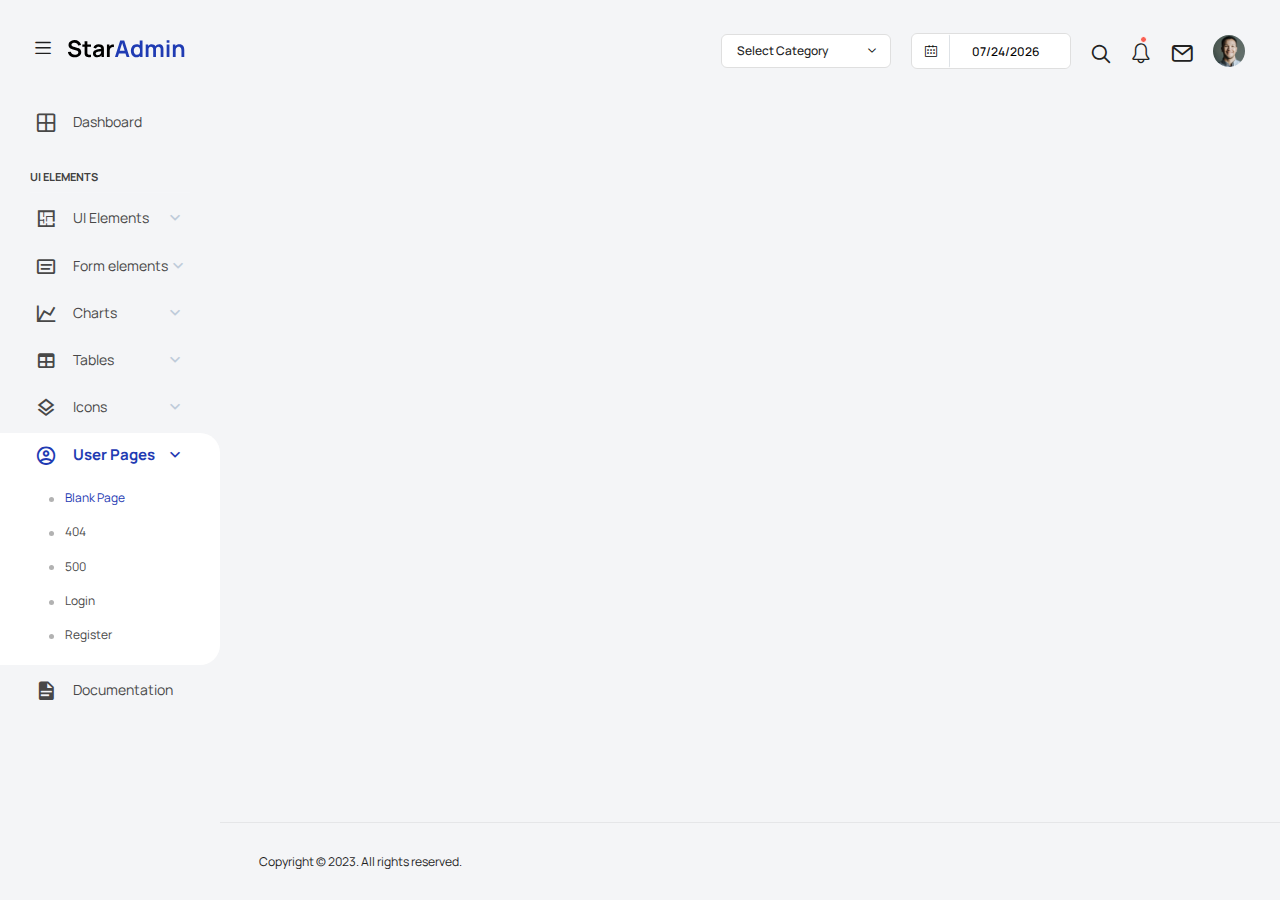
<file: example/pages/samples/blank-page.html>
<!DOCTYPE html>
<html lang="en">
  <head>
    <!-- Required meta tags -->
    <meta charset="utf-8">
    <meta name="viewport" content="width=device-width, initial-scale=1, shrink-to-fit=no">
    <title>Star Admin2 </title>
    <!-- plugins:css -->
    <link rel="stylesheet" href="../../assets/vendors/feather/feather.css">
    <link rel="stylesheet" href="../../assets/vendors/mdi/css/materialdesignicons.min.css">
    <link rel="stylesheet" href="../../assets/vendors/ti-icons/css/themify-icons.css">
    <link rel="stylesheet" href="../../assets/vendors/font-awesome/css/font-awesome.min.css">
    <link rel="stylesheet" href="../../assets/vendors/typicons/typicons.css">
    <link rel="stylesheet" href="../../assets/vendors/simple-line-icons/css/simple-line-icons.css">
    <link rel="stylesheet" href="../../assets/vendors/css/vendor.bundle.base.css">
    <link rel="stylesheet" href="../../assets/vendors/bootstrap-datepicker/bootstrap-datepicker.min.css">
    <!-- endinject -->
    <!-- Plugin css for this page -->
    <!-- End plugin css for this page -->
    <!-- inject:css -->
    <link rel="stylesheet" href="../../assets/css/style.css">
    <!-- endinject -->
    <link rel="shortcut icon" href="../../assets/images/favicon.png" />
  </head>
  <body>
    <div class="container-scroller">
      <!-- partial:../../partials/_navbar.html -->
      <nav class="navbar default-layout col-lg-12 col-12 p-0 fixed-top d-flex align-items-top flex-row">
        <div class="text-center navbar-brand-wrapper d-flex align-items-center justify-content-start">
          <div class="me-3">
            <button class="navbar-toggler navbar-toggler align-self-center" type="button" data-bs-toggle="minimize">
              <span class="icon-menu"></span>
            </button>
          </div>
          <div>
            <a class="navbar-brand brand-logo" href="../../index.html">
              <img src="../../assets/images/logo.svg" alt="logo" />
            </a>
            <a class="navbar-brand brand-logo-mini" href="../../index.html">
              <img src="../../assets/images/logo-mini.svg" alt="logo" />
            </a>
          </div>
        </div>
        <div class="navbar-menu-wrapper d-flex align-items-top">
          <ul class="navbar-nav">
            <li class="nav-item fw-semibold d-none d-lg-block ms-0">
              <h1 class="welcome-text">Good Morning, <span class="text-black fw-bold">John Doe</span></h1>
              <h3 class="welcome-sub-text">Your performance summary this week </h3>
            </li>
          </ul>
          <ul class="navbar-nav ms-auto">
            <li class="nav-item dropdown d-none d-lg-block">
              <a class="nav-link dropdown-bordered dropdown-toggle dropdown-toggle-split" id="messageDropdown" href="#" data-bs-toggle="dropdown" aria-expanded="false"> Select Category </a>
              <div class="dropdown-menu dropdown-menu-right navbar-dropdown preview-list pb-0" aria-labelledby="messageDropdown">
                <a class="dropdown-item py-3">
                  <p class="mb-0 fw-medium float-start">Select category</p>
                </a>
                <div class="dropdown-divider"></div>
                <a class="dropdown-item preview-item">
                  <div class="preview-item-content flex-grow py-2">
                    <p class="preview-subject ellipsis fw-medium text-dark">Bootstrap Bundle </p>
                    <p class="fw-light small-text mb-0">This is a Bundle featuring 16 unique dashboards</p>
                  </div>
                </a>
                <a class="dropdown-item preview-item">
                  <div class="preview-item-content flex-grow py-2">
                    <p class="preview-subject ellipsis fw-medium text-dark">Angular Bundle</p>
                    <p class="fw-light small-text mb-0">Everything you’ll ever need for your Angular projects</p>
                  </div>
                </a>
                <a class="dropdown-item preview-item">
                  <div class="preview-item-content flex-grow py-2">
                    <p class="preview-subject ellipsis fw-medium text-dark">VUE Bundle</p>
                    <p class="fw-light small-text mb-0">Bundle of 6 Premium Vue Admin Dashboard</p>
                  </div>
                </a>
                <a class="dropdown-item preview-item">
                  <div class="preview-item-content flex-grow py-2">
                    <p class="preview-subject ellipsis fw-medium text-dark">React Bundle</p>
                    <p class="fw-light small-text mb-0">Bundle of 8 Premium React Admin Dashboard</p>
                  </div>
                </a>
              </div>
            </li>
            <li class="nav-item d-none d-lg-block">
              <div id="datepicker-popup" class="input-group date datepicker navbar-date-picker">
                <span class="input-group-addon input-group-prepend border-right">
                  <span class="icon-calendar input-group-text calendar-icon"></span>
                </span>
                <input type="text" class="form-control">
              </div>
            </li>
            <li class="nav-item">
              <form class="search-form" action="#">
                <i class="icon-search"></i>
                <input type="search" class="form-control" placeholder="Search Here" title="Search here">
              </form>
            </li>
            <li class="nav-item dropdown">
              <a class="nav-link count-indicator" id="notificationDropdown" href="#" data-bs-toggle="dropdown">
                <i class="icon-bell"></i>
                <span class="count"></span>
              </a>
              <div class="dropdown-menu dropdown-menu-right navbar-dropdown preview-list pb-0" aria-labelledby="notificationDropdown">
                <a class="dropdown-item py-3 border-bottom">
                  <p class="mb-0 fw-medium float-start">You have 4 new notifications </p>
                  <span class="badge badge-pill badge-primary float-end">View all</span>
                </a>
                <a class="dropdown-item preview-item py-3">
                  <div class="preview-thumbnail">
                    <i class="mdi mdi-alert m-auto text-primary"></i>
                  </div>
                  <div class="preview-item-content">
                    <h6 class="preview-subject fw-normal text-dark mb-1">Application Error</h6>
                    <p class="fw-light small-text mb-0"> Just now </p>
                  </div>
                </a>
                <a class="dropdown-item preview-item py-3">
                  <div class="preview-thumbnail">
                    <i class="mdi mdi-lock-outline m-auto text-primary"></i>
                  </div>
                  <div class="preview-item-content">
                    <h6 class="preview-subject fw-normal text-dark mb-1">Settings</h6>
                    <p class="fw-light small-text mb-0"> Private message </p>
                  </div>
                </a>
                <a class="dropdown-item preview-item py-3">
                  <div class="preview-thumbnail">
                    <i class="mdi mdi-airballoon m-auto text-primary"></i>
                  </div>
                  <div class="preview-item-content">
                    <h6 class="preview-subject fw-normal text-dark mb-1">New user registration</h6>
                    <p class="fw-light small-text mb-0"> 2 days ago </p>
                  </div>
                </a>
              </div>
            </li>
            <li class="nav-item dropdown">
              <a class="nav-link count-indicator" id="countDropdown" href="#" data-bs-toggle="dropdown" aria-expanded="false">
                <i class="icon-mail icon-lg"></i>
              </a>
              <div class="dropdown-menu dropdown-menu-right navbar-dropdown preview-list pb-0" aria-labelledby="countDropdown">
                <a class="dropdown-item py-3">
                  <p class="mb-0 fw-medium float-start">You have 7 unread mails </p>
                  <span class="badge badge-pill badge-primary float-end">View all</span>
                </a>
                <div class="dropdown-divider"></div>
                <a class="dropdown-item preview-item">
                  <div class="preview-thumbnail">
                    <img src="../../assets/images/faces/face10.jpg" alt="image" class="img-sm profile-pic">
                  </div>
                  <div class="preview-item-content flex-grow py-2">
                    <p class="preview-subject ellipsis fw-medium text-dark">Marian Garner </p>
                    <p class="fw-light small-text mb-0"> The meeting is cancelled </p>
                  </div>
                </a>
                <a class="dropdown-item preview-item">
                  <div class="preview-thumbnail">
                    <img src="../../assets/images/faces/face12.jpg" alt="image" class="img-sm profile-pic">
                  </div>
                  <div class="preview-item-content flex-grow py-2">
                    <p class="preview-subject ellipsis fw-medium text-dark">David Grey </p>
                    <p class="fw-light small-text mb-0"> The meeting is cancelled </p>
                  </div>
                </a>
                <a class="dropdown-item preview-item">
                  <div class="preview-thumbnail">
                    <img src="../../assets/images/faces/face1.jpg" alt="image" class="img-sm profile-pic">
                  </div>
                  <div class="preview-item-content flex-grow py-2">
                    <p class="preview-subject ellipsis fw-medium text-dark">Travis Jenkins </p>
                    <p class="fw-light small-text mb-0"> The meeting is cancelled </p>
                  </div>
                </a>
              </div>
            </li>
            <li class="nav-item dropdown d-none d-lg-block user-dropdown">
              <a class="nav-link" id="UserDropdown" href="#" data-bs-toggle="dropdown" aria-expanded="false">
                <img class="img-xs rounded-circle" src="../../assets/images/faces/face8.jpg" alt="Profile image"> </a>
              <div class="dropdown-menu dropdown-menu-right navbar-dropdown" aria-labelledby="UserDropdown">
                <div class="dropdown-header text-center">
                  <img class="img-md rounded-circle" src="../../assets/images/faces/face8.jpg" alt="Profile image">
                  <p class="mb-1 mt-3 fw-semibold">Allen Moreno</p>
                  <p class="fw-light text-muted mb-0">allenmoreno@gmail.com</p>
                </div>
                <a class="dropdown-item"><i class="dropdown-item-icon mdi mdi-account-outline text-primary me-2"></i> My Profile <span class="badge badge-pill badge-danger">1</span></a>
                <a class="dropdown-item"><i class="dropdown-item-icon mdi mdi-message-text-outline text-primary me-2"></i> Messages</a>
                <a class="dropdown-item"><i class="dropdown-item-icon mdi mdi-calendar-check-outline text-primary me-2"></i> Activity</a>
                <a class="dropdown-item"><i class="dropdown-item-icon mdi mdi-help-circle-outline text-primary me-2"></i> FAQ</a>
                <a class="dropdown-item"><i class="dropdown-item-icon mdi mdi-power text-primary me-2"></i>Sign Out</a>
              </div>
            </li>
          </ul>
          <button class="navbar-toggler navbar-toggler-right d-lg-none align-self-center" type="button" data-bs-toggle="offcanvas">
            <span class="mdi mdi-menu"></span>
          </button>
        </div>
      </nav>
      <!-- partial -->
      <div class="container-fluid page-body-wrapper">
        <!-- partial:../../partials/_sidebar.html -->
        <nav class="sidebar sidebar-offcanvas" id="sidebar">
          <ul class="nav">
            <li class="nav-item">
              <a class="nav-link" href="../../index.html">
                <i class="mdi mdi-grid-large menu-icon"></i>
                <span class="menu-title">Dashboard</span>
              </a>
            </li>
            <li class="nav-item nav-category">UI Elements</li>
            <li class="nav-item">
              <a class="nav-link" data-bs-toggle="collapse" href="#ui-basic" aria-expanded="false" aria-controls="ui-basic">
                <i class="menu-icon mdi mdi-floor-plan"></i>
                <span class="menu-title">UI Elements</span>
                <i class="menu-arrow"></i>
              </a>
              <div class="collapse" id="ui-basic">
                <ul class="nav flex-column sub-menu">
                  <li class="nav-item"> <a class="nav-link" href="../../pages/ui-features/buttons.html">Buttons</a></li>
                  <li class="nav-item"> <a class="nav-link" href="../../pages/ui-features/dropdowns.html">Dropdowns</a></li>
                  <li class="nav-item"> <a class="nav-link" href="../../pages/ui-features/typography.html">Typography</a></li>
                </ul>
              </div>
            </li>
            <li class="nav-item">
              <a class="nav-link" data-bs-toggle="collapse" href="#form-elements" aria-expanded="false" aria-controls="form-elements">
                <i class="menu-icon mdi mdi-card-text-outline"></i>
                <span class="menu-title">Form elements</span>
                <i class="menu-arrow"></i>
              </a>
              <div class="collapse" id="form-elements">
                <ul class="nav flex-column sub-menu">
                  <li class="nav-item"><a class="nav-link" href="../../pages/forms/basic_elements.html">Basic Elements</a></li>
                </ul>
              </div>
            </li>
            <li class="nav-item">
              <a class="nav-link" data-bs-toggle="collapse" href="#charts" aria-expanded="false" aria-controls="charts">
                <i class="menu-icon mdi mdi-chart-line"></i>
                <span class="menu-title">Charts</span>
                <i class="menu-arrow"></i>
              </a>
              <div class="collapse" id="charts">
                <ul class="nav flex-column sub-menu">
                  <li class="nav-item"> <a class="nav-link" href="../../pages/charts/chartjs.html">ChartJs</a></li>
                </ul>
              </div>
            </li>
            <li class="nav-item">
              <a class="nav-link" data-bs-toggle="collapse" href="#tables" aria-expanded="false" aria-controls="tables">
                <i class="menu-icon mdi mdi-table"></i>
                <span class="menu-title">Tables</span>
                <i class="menu-arrow"></i>
              </a>
              <div class="collapse" id="tables">
                <ul class="nav flex-column sub-menu">
                  <li class="nav-item"> <a class="nav-link" href="../../pages/tables/basic-table.html">Basic table</a></li>
                </ul>
              </div>
            </li>
            <li class="nav-item">
              <a class="nav-link" data-bs-toggle="collapse" href="#icons" aria-expanded="false" aria-controls="icons">
                <i class="menu-icon mdi mdi-layers-outline"></i>
                <span class="menu-title">Icons</span>
                <i class="menu-arrow"></i>
              </a>
              <div class="collapse" id="icons">
                <ul class="nav flex-column sub-menu">
                  <li class="nav-item"> <a class="nav-link" href="../../pages/icons/font-awesome.html">Font Awesome</a></li>
                </ul>
              </div>
            </li>
            <li class="nav-item">
              <a class="nav-link" data-bs-toggle="collapse" href="#auth" aria-expanded="false" aria-controls="auth">
                <i class="menu-icon mdi mdi-account-circle-outline"></i>
                <span class="menu-title">User Pages</span>
                <i class="menu-arrow"></i>
              </a>
              <div class="collapse" id="auth">
                <ul class="nav flex-column sub-menu">
                  <li class="nav-item"> <a class="nav-link" href="../../pages/samples/blank-page.html"> Blank Page </a></li>
                  <li class="nav-item"> <a class="nav-link" href="../../pages/samples/error-404.html"> 404 </a></li>
                  <li class="nav-item"> <a class="nav-link" href="../../pages/samples/error-500.html"> 500 </a></li>
                  <li class="nav-item"> <a class="nav-link" href="../../pages/samples/login.html"> Login </a></li>
                  <li class="nav-item"> <a class="nav-link" href="../../pages/samples/register.html"> Register </a></li>
                </ul>
              </div>
            </li>
            <li class="nav-item">
              <a class="nav-link" href="../../docs/documentation.html">
                <i class="menu-icon mdi mdi-file-document"></i>
                <span class="menu-title">Documentation</span>
              </a>
            </li>
          </ul>
        </nav>
        <!-- partial -->
        <div class="main-panel">
          <div class="content-wrapper">
          </div>
          <!-- content-wrapper ends -->
          <!-- partial:../../partials/_footer.html -->
          <footer class="footer">
            <div class="d-sm-flex justify-content-center justify-content-sm-between">
              <span class="float-none float-sm-end d-block mt-1 mt-sm-0 text-center">Copyright © 2023. All rights reserved.</span>
            </div>
          </footer>
          <!-- partial -->
        </div>
        <!-- main-panel ends -->
      </div>
      <!-- page-body-wrapper ends -->
    </div>
    <!-- container-scroller -->
    <!-- plugins:js -->
    <script src="../../assets/vendors/js/vendor.bundle.base.js"></script>
    <script src="../../assets/vendors/bootstrap-datepicker/bootstrap-datepicker.min.js"></script>
    <!-- endinject -->
    <!-- Plugin js for this page -->
    <!-- End plugin js for this page -->
    <!-- inject:js -->
    <script src="../../assets/js/off-canvas.js"></script>
    <script src="../../assets/js/template.js"></script>
    <script src="../../assets/js/settings.js"></script>
    <script src="../../assets/js/hoverable-collapse.js"></script>
    <script src="../../assets/js/todolist.js"></script>
    <!-- endinject -->
    <!-- Custom js for this page-->
    <!-- End custom js for this page-->
  </body>
</html>
</file>
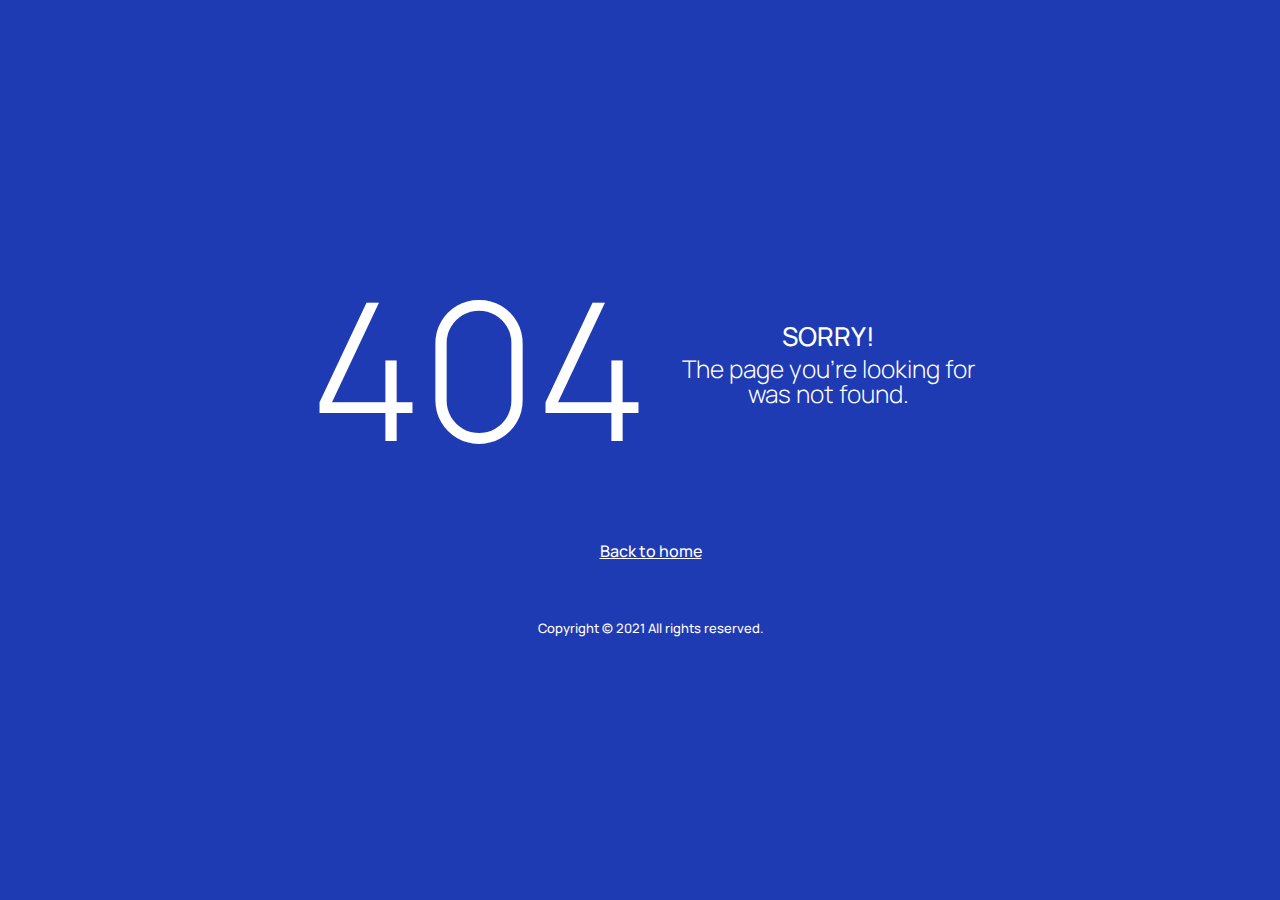
<file: example/pages/samples/error-404.html>
<!DOCTYPE html>
<html lang="en">
  <head>
    <!-- Required meta tags -->
    <meta charset="utf-8">
    <meta name="viewport" content="width=device-width, initial-scale=1, shrink-to-fit=no">
    <title>Star Admin2 </title>
    <!-- plugins:css -->
    <link rel="stylesheet" href="../../assets/vendors/feather/feather.css">
    <link rel="stylesheet" href="../../assets/vendors/mdi/css/materialdesignicons.min.css">
    <link rel="stylesheet" href="../../assets/vendors/ti-icons/css/themify-icons.css">
    <link rel="stylesheet" href="../../assets/vendors/font-awesome/css/font-awesome.min.css">
    <link rel="stylesheet" href="../../assets/vendors/typicons/typicons.css">
    <link rel="stylesheet" href="../../assets/vendors/simple-line-icons/css/simple-line-icons.css">
    <link rel="stylesheet" href="../../assets/vendors/css/vendor.bundle.base.css">
    <link rel="stylesheet" href="../../assets/vendors/bootstrap-datepicker/bootstrap-datepicker.min.css">
    <!-- endinject -->
    <!-- Plugin css for this page -->
    <!-- End plugin css for this page -->
    <!-- inject:css -->
    <link rel="stylesheet" href="../../assets/css/style.css">
    <!-- endinject -->
    <link rel="shortcut icon" href="../../assets/images/favicon.png" />
  </head>
  <body>
    <div class="container-scroller">
      <div class="container-fluid page-body-wrapper full-page-wrapper">
        <div class="content-wrapper d-flex align-items-center text-center error-page bg-primary">
          <div class="row flex-grow">
            <div class="col-lg-7 mx-auto text-white">
              <div class="row align-items-center d-flex flex-row">
                <div class="col-lg-6 text-lg-right pr-lg-4">
                  <h1 class="display-1 mb-0">404</h1>
                </div>
                <div class="col-lg-6 error-page-divider text-lg-left pl-lg-4">
                  <h2>SORRY!</h2>
                  <h3 class="fw-light">The page you’re looking for was not found.</h3>
                </div>
              </div>
              <div class="row mt-5">
                <div class="col-12 text-center mt-xl-2">
                  <a class="text-white fw-medium" href="../../index.html">Back to home</a>
                </div>
              </div>
              <div class="row mt-5">
                <div class="col-12 mt-xl-2">
                  <p class="text-white fw-medium text-center">Copyright &copy; 2021 All rights reserved.</p>
                </div>
              </div>
            </div>
          </div>
        </div>
        <!-- content-wrapper ends -->
      </div>
      <!-- page-body-wrapper ends -->
    </div>
    <!-- container-scroller -->
    <!-- plugins:js -->
    <script src="../../assets/vendors/js/vendor.bundle.base.js"></script>
    <script src="../../assets/vendors/bootstrap-datepicker/bootstrap-datepicker.min.js"></script>
    <!-- endinject -->
    <!-- Plugin js for this page -->
    <!-- End plugin js for this page -->
    <!-- inject:js -->
    <script src="../../assets/js/off-canvas.js"></script>
    <script src="../../assets/js/template.js"></script>
    <script src="../../assets/js/settings.js"></script>
    <script src="../../assets/js/hoverable-collapse.js"></script>
    <script src="../../assets/js/todolist.js"></script>
    <!-- endinject -->
  </body>
</html>
</file>
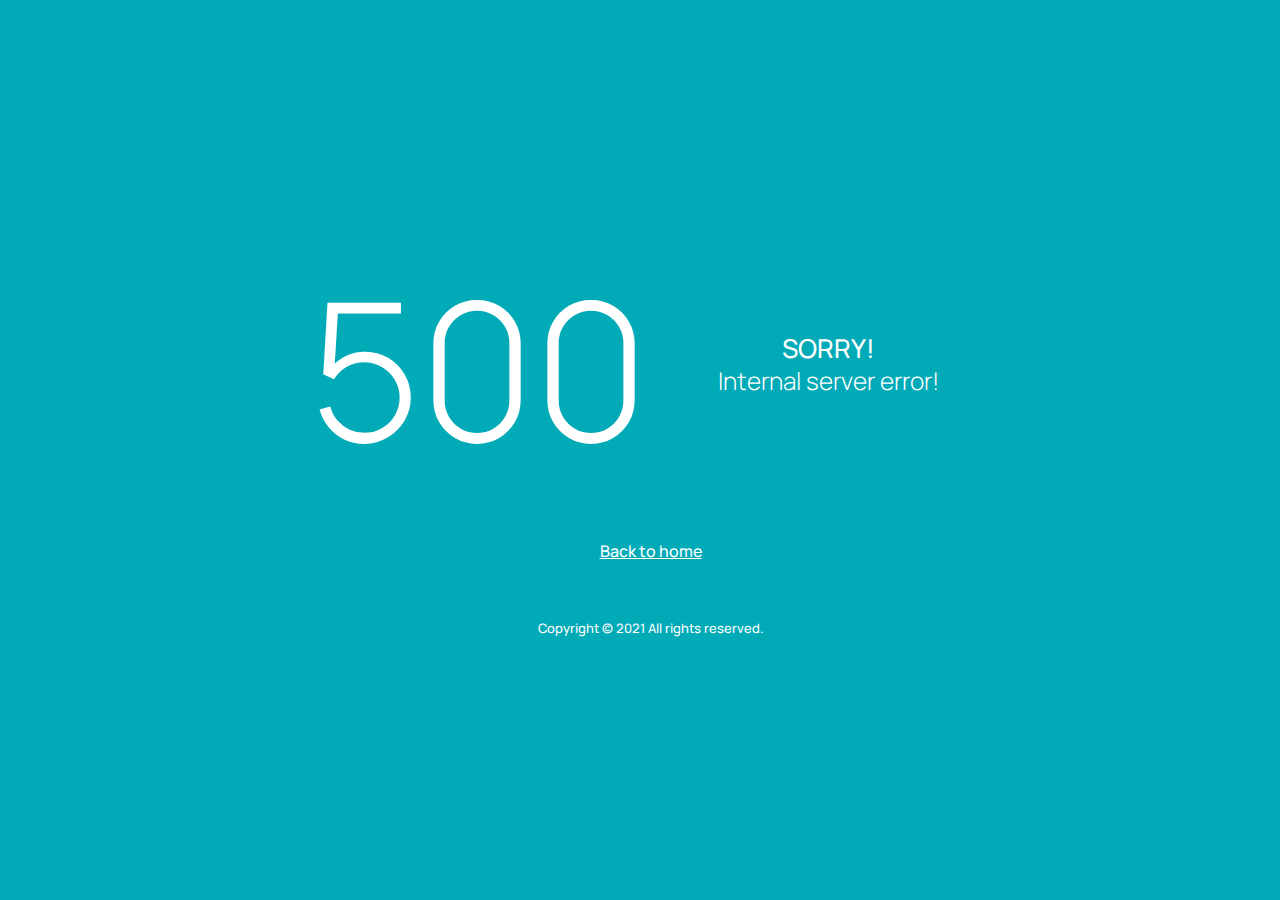
<file: example/pages/samples/error-500.html>
<!DOCTYPE html>
<html lang="en">
  <head>
    <!-- Required meta tags -->
    <meta charset="utf-8">
    <meta name="viewport" content="width=device-width, initial-scale=1, shrink-to-fit=no">
    <title>Star Admin2 </title>
    <!-- plugins:css -->
    <link rel="stylesheet" href="../../assets/vendors/feather/feather.css">
    <link rel="stylesheet" href="../../assets/vendors/mdi/css/materialdesignicons.min.css">
    <link rel="stylesheet" href="../../assets/vendors/ti-icons/css/themify-icons.css">
    <link rel="stylesheet" href="../../assets/vendors/font-awesome/css/font-awesome.min.css">
    <link rel="stylesheet" href="../../assets/vendors/typicons/typicons.css">
    <link rel="stylesheet" href="../../assets/vendors/simple-line-icons/css/simple-line-icons.css">
    <link rel="stylesheet" href="../../assets/vendors/css/vendor.bundle.base.css">
    <link rel="stylesheet" href="../../assets/vendors/bootstrap-datepicker/bootstrap-datepicker.min.css">
    <!-- endinject -->
    <!-- Plugin css for this page -->
    <!-- End plugin css for this page -->
    <!-- inject:css -->
    <link rel="stylesheet" href="../../assets/css/style.css">
    <!-- endinject -->
    <link rel="shortcut icon" href="../../assets/images/favicon.png" />
  </head>
  <body>
    <div class="container-scroller">
      <div class="container-fluid page-body-wrapper full-page-wrapper">
        <div class="content-wrapper d-flex align-items-center text-center error-page bg-info">
          <div class="row flex-grow">
            <div class="col-lg-7 mx-auto text-white">
              <div class="row align-items-center d-flex flex-row">
                <div class="col-lg-6 text-lg-right pr-lg-4">
                  <h1 class="display-1 mb-0">500</h1>
                </div>
                <div class="col-lg-6 error-page-divider text-lg-left pl-lg-4">
                  <h2>SORRY!</h2>
                  <h3 class="fw-light">Internal server error!</h3>
                </div>
              </div>
              <div class="row mt-5">
                <div class="col-12 text-center mt-xl-2">
                  <a class="text-white fw-medium" href="../../index.html">Back to home</a>
                </div>
              </div>
              <div class="row mt-5">
                <div class="col-12 mt-xl-2">
                  <p class="text-white fw-medium text-center">Copyright &copy; 2021 All rights reserved.</p>
                </div>
              </div>
            </div>
          </div>
        </div>
        <!-- content-wrapper ends -->
      </div>
      <!-- page-body-wrapper ends -->
    </div>
    <!-- container-scroller -->
    <!-- plugins:js -->
    <script src="../../assets/vendors/js/vendor.bundle.base.js"></script>
    <script src="../../assets/vendors/bootstrap-datepicker/bootstrap-datepicker.min.js"></script>
    <!-- endinject -->
    <!-- Plugin js for this page -->
    <!-- End plugin js for this page -->
    <!-- inject:js -->
    <script src="../../assets/js/off-canvas.js"></script>
    <script src="../../assets/js/template.js"></script>
    <script src="../../assets/js/settings.js"></script>
    <script src="../../assets/js/hoverable-collapse.js"></script>
    <script src="../../assets/js/todolist.js"></script>
    <!-- endinject -->
  </body>
</html>
</file>
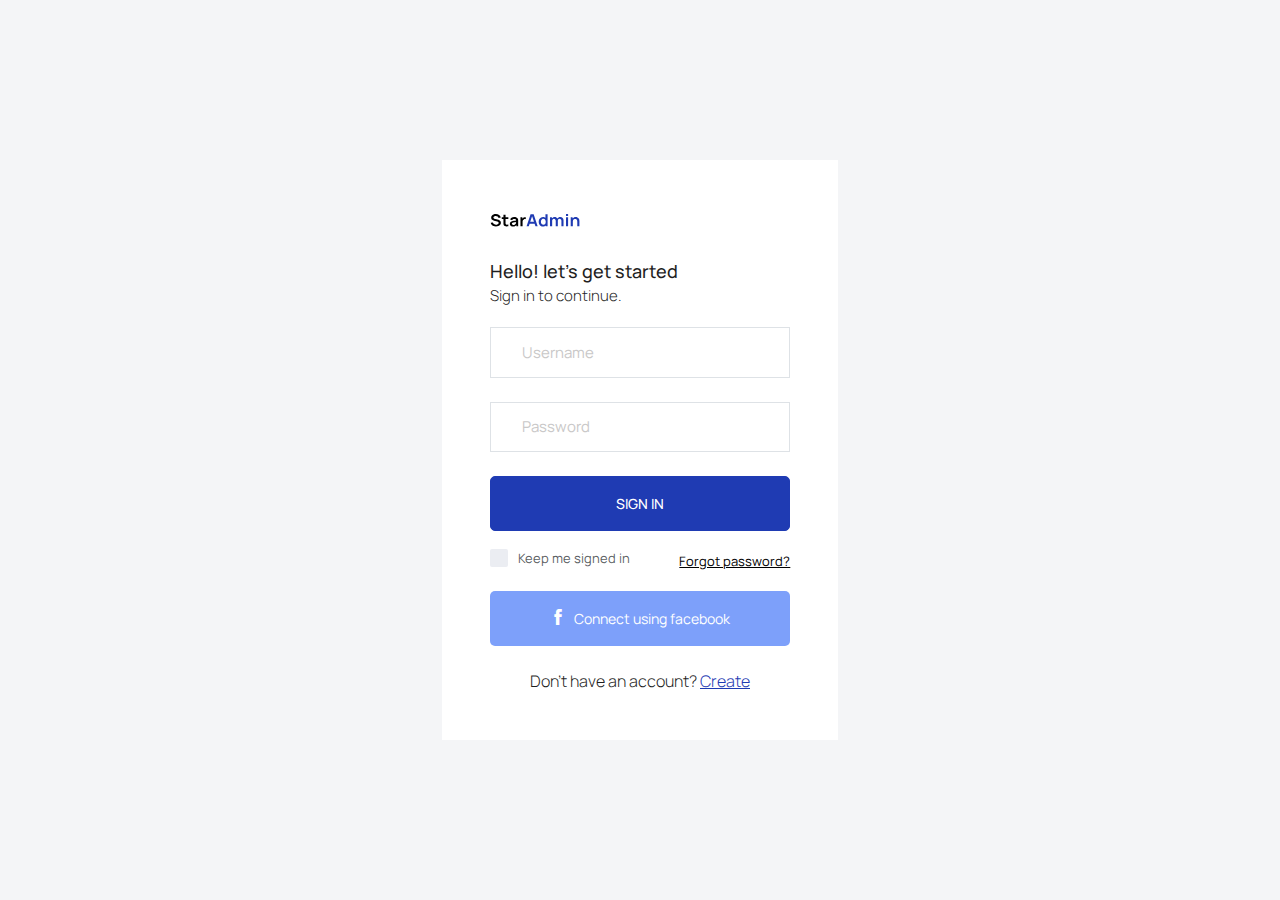
<file: example/pages/samples/login.html>
<!DOCTYPE html>
<html lang="en">
  <head>
    <!-- Required meta tags -->
    <meta charset="utf-8">
    <meta name="viewport" content="width=device-width, initial-scale=1, shrink-to-fit=no">
    <title>Star Admin2 </title>
    <!-- plugins:css -->
    <link rel="stylesheet" href="../../assets/vendors/feather/feather.css">
    <link rel="stylesheet" href="../../assets/vendors/mdi/css/materialdesignicons.min.css">
    <link rel="stylesheet" href="../../assets/vendors/ti-icons/css/themify-icons.css">
    <link rel="stylesheet" href="../../assets/vendors/font-awesome/css/font-awesome.min.css">
    <link rel="stylesheet" href="../../assets/vendors/typicons/typicons.css">
    <link rel="stylesheet" href="../../assets/vendors/simple-line-icons/css/simple-line-icons.css">
    <link rel="stylesheet" href="../../assets/vendors/css/vendor.bundle.base.css">
    <link rel="stylesheet" href="../../assets/vendors/bootstrap-datepicker/bootstrap-datepicker.min.css">
    <!-- endinject -->
    <!-- Plugin css for this page -->
    <!-- End plugin css for this page -->
    <!-- inject:css -->
    <link rel="stylesheet" href="../../assets/css/style.css">
    <!-- endinject -->
    <link rel="shortcut icon" href="../../assets/images/favicon.png" />
  </head>
  <body>
    <div class="container-scroller">
      <div class="container-fluid page-body-wrapper full-page-wrapper">
        <div class="content-wrapper d-flex align-items-center auth px-0">
          <div class="row w-100 mx-0">
            <div class="col-lg-4 mx-auto">
              <div class="auth-form-light text-left py-5 px-4 px-sm-5">
                <div class="brand-logo">
                  <img src="../../assets/images/logo.svg" alt="logo">
                </div>
                <h4>Hello! let's get started</h4>
                <h6 class="fw-light">Sign in to continue.</h6>
                <form class="pt-3">
                  <div class="form-group">
                    <input type="email" class="form-control form-control-lg" id="exampleInputEmail1" placeholder="Username">
                  </div>
                  <div class="form-group">
                    <input type="password" class="form-control form-control-lg" id="exampleInputPassword1" placeholder="Password">
                  </div>
                  <div class="mt-3 d-grid gap-2">
                    <a class="btn btn-block btn-primary btn-lg fw-medium auth-form-btn" href="../../index.html">SIGN IN</a>
                  </div>
                  <div class="my-2 d-flex justify-content-between align-items-center">
                    <div class="form-check">
                      <label class="form-check-label text-muted">
                        <input type="checkbox" class="form-check-input"> Keep me signed in </label>
                    </div>
                    <a href="#" class="auth-link text-black">Forgot password?</a>
                  </div>
                  <div class="mb-2 d-grid gap-2">
                    <button type="button" class="btn btn-block btn-facebook auth-form-btn">
                      <i class="ti-facebook me-2"></i>Connect using facebook </button>
                  </div>
                  <div class="text-center mt-4 fw-light"> Don't have an account? <a href="register.html" class="text-primary">Create</a>
                  </div>
                </form>
              </div>
            </div>
          </div>
        </div>
        <!-- content-wrapper ends -->
      </div>
      <!-- page-body-wrapper ends -->
    </div>
    <!-- container-scroller -->
    <!-- plugins:js -->
    <script src="../../assets/vendors/js/vendor.bundle.base.js"></script>
    <script src="../../assets/vendors/bootstrap-datepicker/bootstrap-datepicker.min.js"></script>
    <!-- endinject -->
    <!-- Plugin js for this page -->
    <!-- End plugin js for this page -->
    <!-- inject:js -->
    <script src="../../assets/js/off-canvas.js"></script>
    <script src="../../assets/js/template.js"></script>
    <script src="../../assets/js/settings.js"></script>
    <script src="../../assets/js/hoverable-collapse.js"></script>
    <script src="../../assets/js/todolist.js"></script>
    <!-- endinject -->
  </body>
</html>
</file>
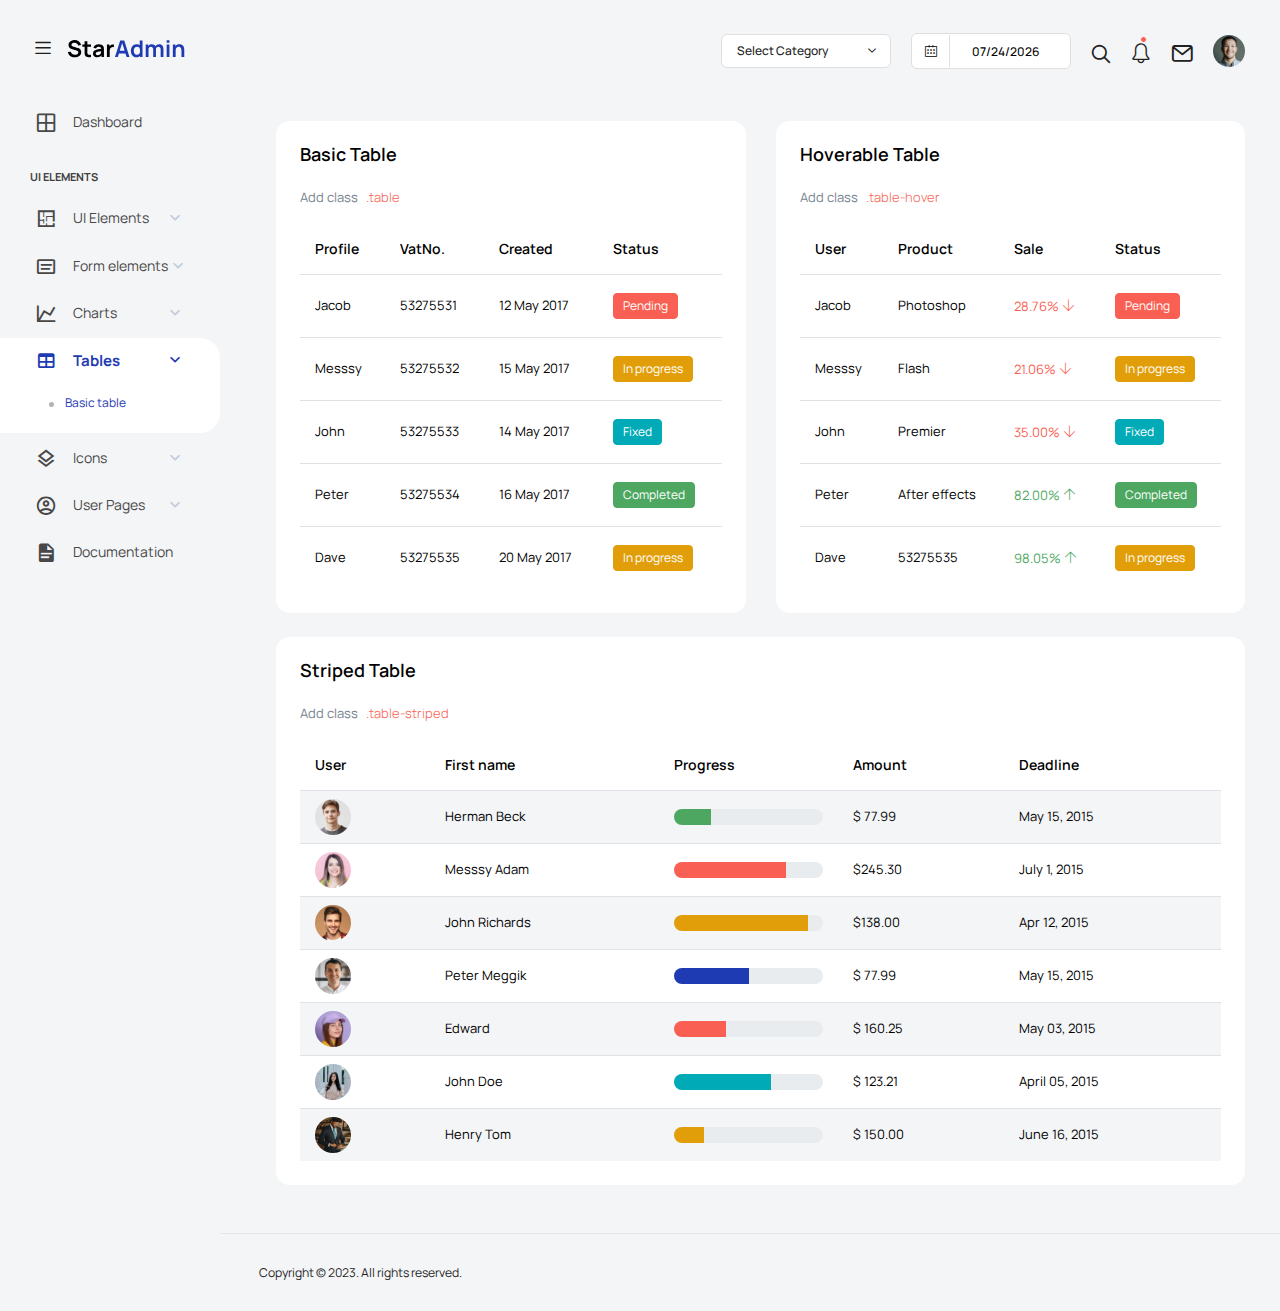
<file: example/pages/tables/basic-table.html>
<!DOCTYPE html>
<html lang="en">
  <head>
    <!-- Required meta tags -->
    <meta charset="utf-8">
    <meta name="viewport" content="width=device-width, initial-scale=1, shrink-to-fit=no">
    <title>Star Admin2 </title>
    <!-- plugins:css -->
    <link rel="stylesheet" href="../../assets/vendors/feather/feather.css">
    <link rel="stylesheet" href="../../assets/vendors/mdi/css/materialdesignicons.min.css">
    <link rel="stylesheet" href="../../assets/vendors/ti-icons/css/themify-icons.css">
    <link rel="stylesheet" href="../../assets/vendors/font-awesome/css/font-awesome.min.css">
    <link rel="stylesheet" href="../../assets/vendors/typicons/typicons.css">
    <link rel="stylesheet" href="../../assets/vendors/simple-line-icons/css/simple-line-icons.css">
    <link rel="stylesheet" href="../../assets/vendors/css/vendor.bundle.base.css">
    <link rel="stylesheet" href="../../assets/vendors/bootstrap-datepicker/bootstrap-datepicker.min.css">
    <!-- endinject -->
    <!-- Plugin css for this page -->
    <!-- End plugin css for this page -->
    <!-- inject:css -->
    <link rel="stylesheet" href="../../assets/css/style.css">
    <!-- endinject -->
    <link rel="shortcut icon" href="../../assets/images/favicon.png" />
  </head>
  <body>
    <div class="container-scroller">
      <!-- partial:../../partials/_navbar.html -->
      <nav class="navbar default-layout col-lg-12 col-12 p-0 fixed-top d-flex align-items-top flex-row">
        <div class="text-center navbar-brand-wrapper d-flex align-items-center justify-content-start">
          <div class="me-3">
            <button class="navbar-toggler navbar-toggler align-self-center" type="button" data-bs-toggle="minimize">
              <span class="icon-menu"></span>
            </button>
          </div>
          <div>
            <a class="navbar-brand brand-logo" href="../../index.html">
              <img src="../../assets/images/logo.svg" alt="logo" />
            </a>
            <a class="navbar-brand brand-logo-mini" href="../../index.html">
              <img src="../../assets/images/logo-mini.svg" alt="logo" />
            </a>
          </div>
        </div>
        <div class="navbar-menu-wrapper d-flex align-items-top">
          <ul class="navbar-nav">
            <li class="nav-item fw-semibold d-none d-lg-block ms-0">
              <h1 class="welcome-text">Good Morning, <span class="text-black fw-bold">John Doe</span></h1>
              <h3 class="welcome-sub-text">Your performance summary this week </h3>
            </li>
          </ul>
          <ul class="navbar-nav ms-auto">
            <li class="nav-item dropdown d-none d-lg-block">
              <a class="nav-link dropdown-bordered dropdown-toggle dropdown-toggle-split" id="messageDropdown" href="#" data-bs-toggle="dropdown" aria-expanded="false"> Select Category </a>
              <div class="dropdown-menu dropdown-menu-right navbar-dropdown preview-list pb-0" aria-labelledby="messageDropdown">
                <a class="dropdown-item py-3">
                  <p class="mb-0 fw-medium float-start">Select category</p>
                </a>
                <div class="dropdown-divider"></div>
                <a class="dropdown-item preview-item">
                  <div class="preview-item-content flex-grow py-2">
                    <p class="preview-subject ellipsis fw-medium text-dark">Bootstrap Bundle </p>
                    <p class="fw-light small-text mb-0">This is a Bundle featuring 16 unique dashboards</p>
                  </div>
                </a>
                <a class="dropdown-item preview-item">
                  <div class="preview-item-content flex-grow py-2">
                    <p class="preview-subject ellipsis fw-medium text-dark">Angular Bundle</p>
                    <p class="fw-light small-text mb-0">Everything you’ll ever need for your Angular projects</p>
                  </div>
                </a>
                <a class="dropdown-item preview-item">
                  <div class="preview-item-content flex-grow py-2">
                    <p class="preview-subject ellipsis fw-medium text-dark">VUE Bundle</p>
                    <p class="fw-light small-text mb-0">Bundle of 6 Premium Vue Admin Dashboard</p>
                  </div>
                </a>
                <a class="dropdown-item preview-item">
                  <div class="preview-item-content flex-grow py-2">
                    <p class="preview-subject ellipsis fw-medium text-dark">React Bundle</p>
                    <p class="fw-light small-text mb-0">Bundle of 8 Premium React Admin Dashboard</p>
                  </div>
                </a>
              </div>
            </li>
            <li class="nav-item d-none d-lg-block">
              <div id="datepicker-popup" class="input-group date datepicker navbar-date-picker">
                <span class="input-group-addon input-group-prepend border-right">
                  <span class="icon-calendar input-group-text calendar-icon"></span>
                </span>
                <input type="text" class="form-control">
              </div>
            </li>
            <li class="nav-item">
              <form class="search-form" action="#">
                <i class="icon-search"></i>
                <input type="search" class="form-control" placeholder="Search Here" title="Search here">
              </form>
            </li>
            <li class="nav-item dropdown">
              <a class="nav-link count-indicator" id="notificationDropdown" href="#" data-bs-toggle="dropdown">
                <i class="icon-bell"></i>
                <span class="count"></span>
              </a>
              <div class="dropdown-menu dropdown-menu-right navbar-dropdown preview-list pb-0" aria-labelledby="notificationDropdown">
                <a class="dropdown-item py-3 border-bottom">
                  <p class="mb-0 fw-medium float-start">You have 4 new notifications </p>
                  <span class="badge badge-pill badge-primary float-end">View all</span>
                </a>
                <a class="dropdown-item preview-item py-3">
                  <div class="preview-thumbnail">
                    <i class="mdi mdi-alert m-auto text-primary"></i>
                  </div>
                  <div class="preview-item-content">
                    <h6 class="preview-subject fw-normal text-dark mb-1">Application Error</h6>
                    <p class="fw-light small-text mb-0"> Just now </p>
                  </div>
                </a>
                <a class="dropdown-item preview-item py-3">
                  <div class="preview-thumbnail">
                    <i class="mdi mdi-lock-outline m-auto text-primary"></i>
                  </div>
                  <div class="preview-item-content">
                    <h6 class="preview-subject fw-normal text-dark mb-1">Settings</h6>
                    <p class="fw-light small-text mb-0"> Private message </p>
                  </div>
                </a>
                <a class="dropdown-item preview-item py-3">
                  <div class="preview-thumbnail">
                    <i class="mdi mdi-airballoon m-auto text-primary"></i>
                  </div>
                  <div class="preview-item-content">
                    <h6 class="preview-subject fw-normal text-dark mb-1">New user registration</h6>
                    <p class="fw-light small-text mb-0"> 2 days ago </p>
                  </div>
                </a>
              </div>
            </li>
            <li class="nav-item dropdown">
              <a class="nav-link count-indicator" id="countDropdown" href="#" data-bs-toggle="dropdown" aria-expanded="false">
                <i class="icon-mail icon-lg"></i>
              </a>
              <div class="dropdown-menu dropdown-menu-right navbar-dropdown preview-list pb-0" aria-labelledby="countDropdown">
                <a class="dropdown-item py-3">
                  <p class="mb-0 fw-medium float-start">You have 7 unread mails </p>
                  <span class="badge badge-pill badge-primary float-end">View all</span>
                </a>
                <div class="dropdown-divider"></div>
                <a class="dropdown-item preview-item">
                  <div class="preview-thumbnail">
                    <img src="../../assets/images/faces/face10.jpg" alt="image" class="img-sm profile-pic">
                  </div>
                  <div class="preview-item-content flex-grow py-2">
                    <p class="preview-subject ellipsis fw-medium text-dark">Marian Garner </p>
                    <p class="fw-light small-text mb-0"> The meeting is cancelled </p>
                  </div>
                </a>
                <a class="dropdown-item preview-item">
                  <div class="preview-thumbnail">
                    <img src="../../assets/images/faces/face12.jpg" alt="image" class="img-sm profile-pic">
                  </div>
                  <div class="preview-item-content flex-grow py-2">
                    <p class="preview-subject ellipsis fw-medium text-dark">David Grey </p>
                    <p class="fw-light small-text mb-0"> The meeting is cancelled </p>
                  </div>
                </a>
                <a class="dropdown-item preview-item">
                  <div class="preview-thumbnail">
                    <img src="../../assets/images/faces/face1.jpg" alt="image" class="img-sm profile-pic">
                  </div>
                  <div class="preview-item-content flex-grow py-2">
                    <p class="preview-subject ellipsis fw-medium text-dark">Travis Jenkins </p>
                    <p class="fw-light small-text mb-0"> The meeting is cancelled </p>
                  </div>
                </a>
              </div>
            </li>
            <li class="nav-item dropdown d-none d-lg-block user-dropdown">
              <a class="nav-link" id="UserDropdown" href="#" data-bs-toggle="dropdown" aria-expanded="false">
                <img class="img-xs rounded-circle" src="../../assets/images/faces/face8.jpg" alt="Profile image"> </a>
              <div class="dropdown-menu dropdown-menu-right navbar-dropdown" aria-labelledby="UserDropdown">
                <div class="dropdown-header text-center">
                  <img class="img-md rounded-circle" src="../../assets/images/faces/face8.jpg" alt="Profile image">
                  <p class="mb-1 mt-3 fw-semibold">Allen Moreno</p>
                  <p class="fw-light text-muted mb-0">allenmoreno@gmail.com</p>
                </div>
                <a class="dropdown-item"><i class="dropdown-item-icon mdi mdi-account-outline text-primary me-2"></i> My Profile <span class="badge badge-pill badge-danger">1</span></a>
                <a class="dropdown-item"><i class="dropdown-item-icon mdi mdi-message-text-outline text-primary me-2"></i> Messages</a>
                <a class="dropdown-item"><i class="dropdown-item-icon mdi mdi-calendar-check-outline text-primary me-2"></i> Activity</a>
                <a class="dropdown-item"><i class="dropdown-item-icon mdi mdi-help-circle-outline text-primary me-2"></i> FAQ</a>
                <a class="dropdown-item"><i class="dropdown-item-icon mdi mdi-power text-primary me-2"></i>Sign Out</a>
              </div>
            </li>
          </ul>
          <button class="navbar-toggler navbar-toggler-right d-lg-none align-self-center" type="button" data-bs-toggle="offcanvas">
            <span class="mdi mdi-menu"></span>
          </button>
        </div>
      </nav>
      <!-- partial -->
      <div class="container-fluid page-body-wrapper">
        <!-- partial:../../partials/_sidebar.html -->
        <nav class="sidebar sidebar-offcanvas" id="sidebar">
          <ul class="nav">
            <li class="nav-item">
              <a class="nav-link" href="../../index.html">
                <i class="mdi mdi-grid-large menu-icon"></i>
                <span class="menu-title">Dashboard</span>
              </a>
            </li>
            <li class="nav-item nav-category">UI Elements</li>
            <li class="nav-item">
              <a class="nav-link" data-bs-toggle="collapse" href="#ui-basic" aria-expanded="false" aria-controls="ui-basic">
                <i class="menu-icon mdi mdi-floor-plan"></i>
                <span class="menu-title">UI Elements</span>
                <i class="menu-arrow"></i>
              </a>
              <div class="collapse" id="ui-basic">
                <ul class="nav flex-column sub-menu">
                  <li class="nav-item"> <a class="nav-link" href="../../pages/ui-features/buttons.html">Buttons</a></li>
                  <li class="nav-item"> <a class="nav-link" href="../../pages/ui-features/dropdowns.html">Dropdowns</a></li>
                  <li class="nav-item"> <a class="nav-link" href="../../pages/ui-features/typography.html">Typography</a></li>
                </ul>
              </div>
            </li>
            <li class="nav-item">
              <a class="nav-link" data-bs-toggle="collapse" href="#form-elements" aria-expanded="false" aria-controls="form-elements">
                <i class="menu-icon mdi mdi-card-text-outline"></i>
                <span class="menu-title">Form elements</span>
                <i class="menu-arrow"></i>
              </a>
              <div class="collapse" id="form-elements">
                <ul class="nav flex-column sub-menu">
                  <li class="nav-item"><a class="nav-link" href="../../pages/forms/basic_elements.html">Basic Elements</a></li>
                </ul>
              </div>
            </li>
            <li class="nav-item">
              <a class="nav-link" data-bs-toggle="collapse" href="#charts" aria-expanded="false" aria-controls="charts">
                <i class="menu-icon mdi mdi-chart-line"></i>
                <span class="menu-title">Charts</span>
                <i class="menu-arrow"></i>
              </a>
              <div class="collapse" id="charts">
                <ul class="nav flex-column sub-menu">
                  <li class="nav-item"> <a class="nav-link" href="../../pages/charts/chartjs.html">ChartJs</a></li>
                </ul>
              </div>
            </li>
            <li class="nav-item">
              <a class="nav-link" data-bs-toggle="collapse" href="#tables" aria-expanded="false" aria-controls="tables">
                <i class="menu-icon mdi mdi-table"></i>
                <span class="menu-title">Tables</span>
                <i class="menu-arrow"></i>
              </a>
              <div class="collapse" id="tables">
                <ul class="nav flex-column sub-menu">
                  <li class="nav-item"> <a class="nav-link" href="../../pages/tables/basic-table.html">Basic table</a></li>
                </ul>
              </div>
            </li>
            <li class="nav-item">
              <a class="nav-link" data-bs-toggle="collapse" href="#icons" aria-expanded="false" aria-controls="icons">
                <i class="menu-icon mdi mdi-layers-outline"></i>
                <span class="menu-title">Icons</span>
                <i class="menu-arrow"></i>
              </a>
              <div class="collapse" id="icons">
                <ul class="nav flex-column sub-menu">
                  <li class="nav-item"> <a class="nav-link" href="../../pages/icons/font-awesome.html">Font Awesome</a></li>
                </ul>
              </div>
            </li>
            <li class="nav-item">
              <a class="nav-link" data-bs-toggle="collapse" href="#auth" aria-expanded="false" aria-controls="auth">
                <i class="menu-icon mdi mdi-account-circle-outline"></i>
                <span class="menu-title">User Pages</span>
                <i class="menu-arrow"></i>
              </a>
              <div class="collapse" id="auth">
                <ul class="nav flex-column sub-menu">
                  <li class="nav-item"> <a class="nav-link" href="../../pages/samples/blank-page.html"> Blank Page </a></li>
                  <li class="nav-item"> <a class="nav-link" href="../../pages/samples/error-404.html"> 404 </a></li>
                  <li class="nav-item"> <a class="nav-link" href="../../pages/samples/error-500.html"> 500 </a></li>
                  <li class="nav-item"> <a class="nav-link" href="../../pages/samples/login.html"> Login </a></li>
                  <li class="nav-item"> <a class="nav-link" href="../../pages/samples/register.html"> Register </a></li>
                </ul>
              </div>
            </li>
            <li class="nav-item">
              <a class="nav-link" href="../../docs/documentation.html">
                <i class="menu-icon mdi mdi-file-document"></i>
                <span class="menu-title">Documentation</span>
              </a>
            </li>
          </ul>
        </nav>
        <!-- partial -->
        <div class="main-panel">
          <div class="content-wrapper">
            <div class="row">
              <div class="col-lg-6 grid-margin stretch-card">
                <div class="card">
                  <div class="card-body">
                    <h4 class="card-title">Basic Table</h4>
                    <p class="card-description"> Add class <code>.table</code>
                    </p>
                    <div class="table-responsive">
                      <table class="table">
                        <thead>
                          <tr>
                            <th>Profile</th>
                            <th>VatNo.</th>
                            <th>Created</th>
                            <th>Status</th>
                          </tr>
                        </thead>
                        <tbody>
                          <tr>
                            <td>Jacob</td>
                            <td>53275531</td>
                            <td>12 May 2017</td>
                            <td><label class="badge badge-danger">Pending</label></td>
                          </tr>
                          <tr>
                            <td>Messsy</td>
                            <td>53275532</td>
                            <td>15 May 2017</td>
                            <td><label class="badge badge-warning">In progress</label></td>
                          </tr>
                          <tr>
                            <td>John</td>
                            <td>53275533</td>
                            <td>14 May 2017</td>
                            <td><label class="badge badge-info">Fixed</label></td>
                          </tr>
                          <tr>
                            <td>Peter</td>
                            <td>53275534</td>
                            <td>16 May 2017</td>
                            <td><label class="badge badge-success">Completed</label></td>
                          </tr>
                          <tr>
                            <td>Dave</td>
                            <td>53275535</td>
                            <td>20 May 2017</td>
                            <td><label class="badge badge-warning">In progress</label></td>
                          </tr>
                        </tbody>
                      </table>
                    </div>
                  </div>
                </div>
              </div>
              <div class="col-lg-6 grid-margin stretch-card">
                <div class="card">
                  <div class="card-body">
                    <h4 class="card-title">Hoverable Table</h4>
                    <p class="card-description"> Add class <code>.table-hover</code>
                    </p>
                    <div class="table-responsive">
                      <table class="table table-hover">
                        <thead>
                          <tr>
                            <th>User</th>
                            <th>Product</th>
                            <th>Sale</th>
                            <th>Status</th>
                          </tr>
                        </thead>
                        <tbody>
                          <tr>
                            <td>Jacob</td>
                            <td>Photoshop</td>
                            <td class="text-danger"> 28.76% <i class="ti-arrow-down"></i></td>
                            <td><label class="badge badge-danger">Pending</label></td>
                          </tr>
                          <tr>
                            <td>Messsy</td>
                            <td>Flash</td>
                            <td class="text-danger"> 21.06% <i class="ti-arrow-down"></i></td>
                            <td><label class="badge badge-warning">In progress</label></td>
                          </tr>
                          <tr>
                            <td>John</td>
                            <td>Premier</td>
                            <td class="text-danger"> 35.00% <i class="ti-arrow-down"></i></td>
                            <td><label class="badge badge-info">Fixed</label></td>
                          </tr>
                          <tr>
                            <td>Peter</td>
                            <td>After effects</td>
                            <td class="text-success"> 82.00% <i class="ti-arrow-up"></i></td>
                            <td><label class="badge badge-success">Completed</label></td>
                          </tr>
                          <tr>
                            <td>Dave</td>
                            <td>53275535</td>
                            <td class="text-success"> 98.05% <i class="ti-arrow-up"></i></td>
                            <td><label class="badge badge-warning">In progress</label></td>
                          </tr>
                        </tbody>
                      </table>
                    </div>
                  </div>
                </div>
              </div>
              <div class="col-lg-12 grid-margin stretch-card">
                <div class="card">
                  <div class="card-body">
                    <h4 class="card-title">Striped Table</h4>
                    <p class="card-description"> Add class <code>.table-striped</code>
                    </p>
                    <div class="table-responsive">
                      <table class="table table-striped">
                        <thead>
                          <tr>
                            <th> User </th>
                            <th> First name </th>
                            <th> Progress </th>
                            <th> Amount </th>
                            <th> Deadline </th>
                          </tr>
                        </thead>
                        <tbody>
                          <tr>
                            <td class="py-1">
                              <img src="../../assets/images/faces/face1.jpg" alt="image" />
                            </td>
                            <td> Herman Beck </td>
                            <td>
                              <div class="progress">
                                <div class="progress-bar bg-success" role="progressbar" style="width: 25%" aria-valuenow="25" aria-valuemin="0" aria-valuemax="100"></div>
                              </div>
                            </td>
                            <td> $ 77.99 </td>
                            <td> May 15, 2015 </td>
                          </tr>
                          <tr>
                            <td class="py-1">
                              <img src="../../assets/images/faces/face2.jpg" alt="image" />
                            </td>
                            <td> Messsy Adam </td>
                            <td>
                              <div class="progress">
                                <div class="progress-bar bg-danger" role="progressbar" style="width: 75%" aria-valuenow="75" aria-valuemin="0" aria-valuemax="100"></div>
                              </div>
                            </td>
                            <td> $245.30 </td>
                            <td> July 1, 2015 </td>
                          </tr>
                          <tr>
                            <td class="py-1">
                              <img src="../../assets/images/faces/face3.jpg" alt="image" />
                            </td>
                            <td> John Richards </td>
                            <td>
                              <div class="progress">
                                <div class="progress-bar bg-warning" role="progressbar" style="width: 90%" aria-valuenow="90" aria-valuemin="0" aria-valuemax="100"></div>
                              </div>
                            </td>
                            <td> $138.00 </td>
                            <td> Apr 12, 2015 </td>
                          </tr>
                          <tr>
                            <td class="py-1">
                              <img src="../../assets/images/faces/face4.jpg" alt="image" />
                            </td>
                            <td> Peter Meggik </td>
                            <td>
                              <div class="progress">
                                <div class="progress-bar bg-primary" role="progressbar" style="width: 50%" aria-valuenow="50" aria-valuemin="0" aria-valuemax="100"></div>
                              </div>
                            </td>
                            <td> $ 77.99 </td>
                            <td> May 15, 2015 </td>
                          </tr>
                          <tr>
                            <td class="py-1">
                              <img src="../../assets/images/faces/face5.jpg" alt="image" />
                            </td>
                            <td> Edward </td>
                            <td>
                              <div class="progress">
                                <div class="progress-bar bg-danger" role="progressbar" style="width: 35%" aria-valuenow="35" aria-valuemin="0" aria-valuemax="100"></div>
                              </div>
                            </td>
                            <td> $ 160.25 </td>
                            <td> May 03, 2015 </td>
                          </tr>
                          <tr>
                            <td class="py-1">
                              <img src="../../assets/images/faces/face6.jpg" alt="image" />
                            </td>
                            <td> John Doe </td>
                            <td>
                              <div class="progress">
                                <div class="progress-bar bg-info" role="progressbar" style="width: 65%" aria-valuenow="65" aria-valuemin="0" aria-valuemax="100"></div>
                              </div>
                            </td>
                            <td> $ 123.21 </td>
                            <td> April 05, 2015 </td>
                          </tr>
                          <tr>
                            <td class="py-1">
                              <img src="../../assets/images/faces/face7.jpg" alt="image" />
                            </td>
                            <td> Henry Tom </td>
                            <td>
                              <div class="progress">
                                <div class="progress-bar bg-warning" role="progressbar" style="width: 20%" aria-valuenow="20" aria-valuemin="0" aria-valuemax="100"></div>
                              </div>
                            </td>
                            <td> $ 150.00 </td>
                            <td> June 16, 2015 </td>
                          </tr>
                        </tbody>
                      </table>
                    </div>
                  </div>
                </div>
              </div>
            </div>
          </div>
          <!-- content-wrapper ends -->
          <!-- partial:../../partials/_footer.html -->
          <footer class="footer">
            <div class="d-sm-flex justify-content-center justify-content-sm-between">
              <span class="float-none float-sm-end d-block mt-1 mt-sm-0 text-center">Copyright © 2023. All rights reserved.</span>
            </div>
          </footer>
          <!-- partial -->
        </div>
        <!-- main-panel ends -->
      </div>
      <!-- page-body-wrapper ends -->
    </div>
    <!-- container-scroller -->
    <!-- plugins:js -->
    <script src="../../assets/vendors/js/vendor.bundle.base.js"></script>
    <script src="../../assets/vendors/bootstrap-datepicker/bootstrap-datepicker.min.js"></script>
    <!-- endinject -->
    <!-- Plugin js for this page -->
    <!-- End plugin js for this page -->
    <!-- inject:js -->
    <script src="../../assets/js/off-canvas.js"></script>
    <script src="../../assets/js/template.js"></script>
    <script src="../../assets/js/settings.js"></script>
    <script src="../../assets/js/hoverable-collapse.js"></script>
    <script src="../../assets/js/todolist.js"></script>
    <!-- endinject -->
    <!-- Custom js for this page-->
    <!-- End custom js for this page-->
  </body>
</html>
</file>
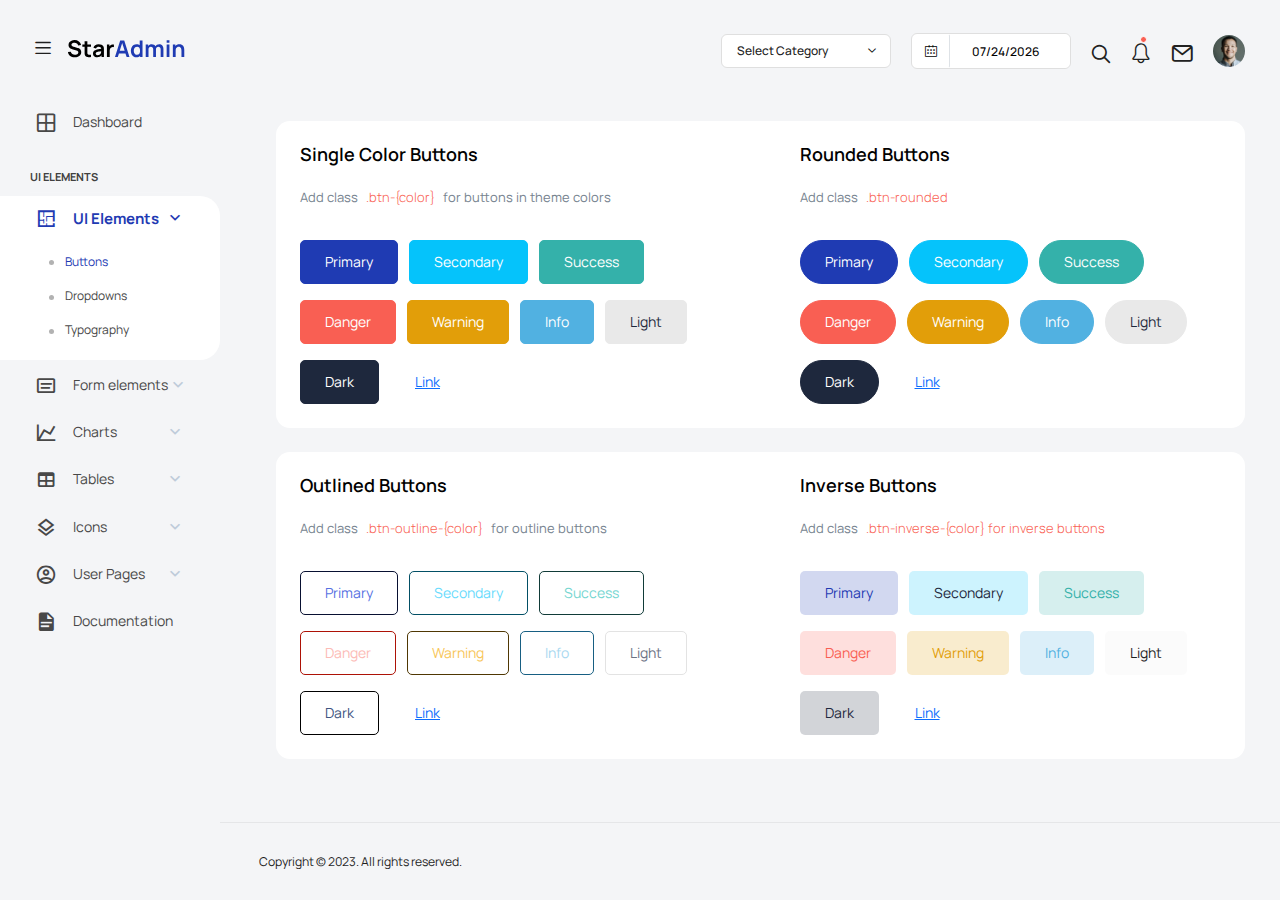
<file: example/pages/ui-features/buttons.html>
<!DOCTYPE html>
<html lang="en">
  <head>
    <!-- Required meta tags -->
    <meta charset="utf-8">
    <meta name="viewport" content="width=device-width, initial-scale=1, shrink-to-fit=no">
    <title>Star Admin2 </title>
    <!-- plugins:css -->
    <link rel="stylesheet" href="../../assets/vendors/feather/feather.css">
    <link rel="stylesheet" href="../../assets/vendors/mdi/css/materialdesignicons.min.css">
    <link rel="stylesheet" href="../../assets/vendors/ti-icons/css/themify-icons.css">
    <link rel="stylesheet" href="../../assets/vendors/font-awesome/css/font-awesome.min.css">
    <link rel="stylesheet" href="../../assets/vendors/typicons/typicons.css">
    <link rel="stylesheet" href="../../assets/vendors/simple-line-icons/css/simple-line-icons.css">
    <link rel="stylesheet" href="../../assets/vendors/css/vendor.bundle.base.css">
    <link rel="stylesheet" href="../../assets/vendors/bootstrap-datepicker/bootstrap-datepicker.min.css">
    <!-- endinject -->
    <!-- Plugin css for this page -->
    <!-- End plugin css for this page -->
    <!-- inject:css -->
    <link rel="stylesheet" href="../../assets/css/style.css">
    <!-- endinject -->
    <link rel="shortcut icon" href="../../assets/images/favicon.png" />
  </head>
  <body>
    <div class="container-scroller">
      <!-- partial:../../partials/_navbar.html -->
      <nav class="navbar default-layout col-lg-12 col-12 p-0 fixed-top d-flex align-items-top flex-row">
        <div class="text-center navbar-brand-wrapper d-flex align-items-center justify-content-start">
          <div class="me-3">
            <button class="navbar-toggler navbar-toggler align-self-center" type="button" data-bs-toggle="minimize">
              <span class="icon-menu"></span>
            </button>
          </div>
          <div>
            <a class="navbar-brand brand-logo" href="../../index.html">
              <img src="../../assets/images/logo.svg" alt="logo" />
            </a>
            <a class="navbar-brand brand-logo-mini" href="../../index.html">
              <img src="../../assets/images/logo-mini.svg" alt="logo" />
            </a>
          </div>
        </div>
        <div class="navbar-menu-wrapper d-flex align-items-top">
          <ul class="navbar-nav">
            <li class="nav-item fw-semibold d-none d-lg-block ms-0">
              <h1 class="welcome-text">Good Morning, <span class="text-black fw-bold">John Doe</span></h1>
              <h3 class="welcome-sub-text">Your performance summary this week </h3>
            </li>
          </ul>
          <ul class="navbar-nav ms-auto">
            <li class="nav-item dropdown d-none d-lg-block">
              <a class="nav-link dropdown-bordered dropdown-toggle dropdown-toggle-split" id="messageDropdown" href="#" data-bs-toggle="dropdown" aria-expanded="false"> Select Category </a>
              <div class="dropdown-menu dropdown-menu-right navbar-dropdown preview-list pb-0" aria-labelledby="messageDropdown">
                <a class="dropdown-item py-3">
                  <p class="mb-0 fw-medium float-start">Select category</p>
                </a>
                <div class="dropdown-divider"></div>
                <a class="dropdown-item preview-item">
                  <div class="preview-item-content flex-grow py-2">
                    <p class="preview-subject ellipsis fw-medium text-dark">Bootstrap Bundle </p>
                    <p class="fw-light small-text mb-0">This is a Bundle featuring 16 unique dashboards</p>
                  </div>
                </a>
                <a class="dropdown-item preview-item">
                  <div class="preview-item-content flex-grow py-2">
                    <p class="preview-subject ellipsis fw-medium text-dark">Angular Bundle</p>
                    <p class="fw-light small-text mb-0">Everything you’ll ever need for your Angular projects</p>
                  </div>
                </a>
                <a class="dropdown-item preview-item">
                  <div class="preview-item-content flex-grow py-2">
                    <p class="preview-subject ellipsis fw-medium text-dark">VUE Bundle</p>
                    <p class="fw-light small-text mb-0">Bundle of 6 Premium Vue Admin Dashboard</p>
                  </div>
                </a>
                <a class="dropdown-item preview-item">
                  <div class="preview-item-content flex-grow py-2">
                    <p class="preview-subject ellipsis fw-medium text-dark">React Bundle</p>
                    <p class="fw-light small-text mb-0">Bundle of 8 Premium React Admin Dashboard</p>
                  </div>
                </a>
              </div>
            </li>
            <li class="nav-item d-none d-lg-block">
              <div id="datepicker-popup" class="input-group date datepicker navbar-date-picker">
                <span class="input-group-addon input-group-prepend border-right">
                  <span class="icon-calendar input-group-text calendar-icon"></span>
                </span>
                <input type="text" class="form-control">
              </div>
            </li>
            <li class="nav-item">
              <form class="search-form" action="#">
                <i class="icon-search"></i>
                <input type="search" class="form-control" placeholder="Search Here" title="Search here">
              </form>
            </li>
            <li class="nav-item dropdown">
              <a class="nav-link count-indicator" id="notificationDropdown" href="#" data-bs-toggle="dropdown">
                <i class="icon-bell"></i>
                <span class="count"></span>
              </a>
              <div class="dropdown-menu dropdown-menu-right navbar-dropdown preview-list pb-0" aria-labelledby="notificationDropdown">
                <a class="dropdown-item py-3 border-bottom">
                  <p class="mb-0 fw-medium float-start">You have 4 new notifications </p>
                  <span class="badge badge-pill badge-primary float-end">View all</span>
                </a>
                <a class="dropdown-item preview-item py-3">
                  <div class="preview-thumbnail">
                    <i class="mdi mdi-alert m-auto text-primary"></i>
                  </div>
                  <div class="preview-item-content">
                    <h6 class="preview-subject fw-normal text-dark mb-1">Application Error</h6>
                    <p class="fw-light small-text mb-0"> Just now </p>
                  </div>
                </a>
                <a class="dropdown-item preview-item py-3">
                  <div class="preview-thumbnail">
                    <i class="mdi mdi-lock-outline m-auto text-primary"></i>
                  </div>
                  <div class="preview-item-content">
                    <h6 class="preview-subject fw-normal text-dark mb-1">Settings</h6>
                    <p class="fw-light small-text mb-0"> Private message </p>
                  </div>
                </a>
                <a class="dropdown-item preview-item py-3">
                  <div class="preview-thumbnail">
                    <i class="mdi mdi-airballoon m-auto text-primary"></i>
                  </div>
                  <div class="preview-item-content">
                    <h6 class="preview-subject fw-normal text-dark mb-1">New user registration</h6>
                    <p class="fw-light small-text mb-0"> 2 days ago </p>
                  </div>
                </a>
              </div>
            </li>
            <li class="nav-item dropdown">
              <a class="nav-link count-indicator" id="countDropdown" href="#" data-bs-toggle="dropdown" aria-expanded="false">
                <i class="icon-mail icon-lg"></i>
              </a>
              <div class="dropdown-menu dropdown-menu-right navbar-dropdown preview-list pb-0" aria-labelledby="countDropdown">
                <a class="dropdown-item py-3">
                  <p class="mb-0 fw-medium float-start">You have 7 unread mails </p>
                  <span class="badge badge-pill badge-primary float-end">View all</span>
                </a>
                <div class="dropdown-divider"></div>
                <a class="dropdown-item preview-item">
                  <div class="preview-thumbnail">
                    <img src="../../assets/images/faces/face10.jpg" alt="image" class="img-sm profile-pic">
                  </div>
                  <div class="preview-item-content flex-grow py-2">
                    <p class="preview-subject ellipsis fw-medium text-dark">Marian Garner </p>
                    <p class="fw-light small-text mb-0"> The meeting is cancelled </p>
                  </div>
                </a>
                <a class="dropdown-item preview-item">
                  <div class="preview-thumbnail">
                    <img src="../../assets/images/faces/face12.jpg" alt="image" class="img-sm profile-pic">
                  </div>
                  <div class="preview-item-content flex-grow py-2">
                    <p class="preview-subject ellipsis fw-medium text-dark">David Grey </p>
                    <p class="fw-light small-text mb-0"> The meeting is cancelled </p>
                  </div>
                </a>
                <a class="dropdown-item preview-item">
                  <div class="preview-thumbnail">
                    <img src="../../assets/images/faces/face1.jpg" alt="image" class="img-sm profile-pic">
                  </div>
                  <div class="preview-item-content flex-grow py-2">
                    <p class="preview-subject ellipsis fw-medium text-dark">Travis Jenkins </p>
                    <p class="fw-light small-text mb-0"> The meeting is cancelled </p>
                  </div>
                </a>
              </div>
            </li>
            <li class="nav-item dropdown d-none d-lg-block user-dropdown">
              <a class="nav-link" id="UserDropdown" href="#" data-bs-toggle="dropdown" aria-expanded="false">
                <img class="img-xs rounded-circle" src="../../assets/images/faces/face8.jpg" alt="Profile image"> </a>
              <div class="dropdown-menu dropdown-menu-right navbar-dropdown" aria-labelledby="UserDropdown">
                <div class="dropdown-header text-center">
                  <img class="img-md rounded-circle" src="../../assets/images/faces/face8.jpg" alt="Profile image">
                  <p class="mb-1 mt-3 fw-semibold">Allen Moreno</p>
                  <p class="fw-light text-muted mb-0">allenmoreno@gmail.com</p>
                </div>
                <a class="dropdown-item"><i class="dropdown-item-icon mdi mdi-account-outline text-primary me-2"></i> My Profile <span class="badge badge-pill badge-danger">1</span></a>
                <a class="dropdown-item"><i class="dropdown-item-icon mdi mdi-message-text-outline text-primary me-2"></i> Messages</a>
                <a class="dropdown-item"><i class="dropdown-item-icon mdi mdi-calendar-check-outline text-primary me-2"></i> Activity</a>
                <a class="dropdown-item"><i class="dropdown-item-icon mdi mdi-help-circle-outline text-primary me-2"></i> FAQ</a>
                <a class="dropdown-item"><i class="dropdown-item-icon mdi mdi-power text-primary me-2"></i>Sign Out</a>
              </div>
            </li>
          </ul>
          <button class="navbar-toggler navbar-toggler-right d-lg-none align-self-center" type="button" data-bs-toggle="offcanvas">
            <span class="mdi mdi-menu"></span>
          </button>
        </div>
      </nav>
      <!-- partial -->
      <div class="container-fluid page-body-wrapper">
        <!-- partial:../../partials/_sidebar.html -->
        <nav class="sidebar sidebar-offcanvas" id="sidebar">
          <ul class="nav">
            <li class="nav-item">
              <a class="nav-link" href="../../index.html">
                <i class="mdi mdi-grid-large menu-icon"></i>
                <span class="menu-title">Dashboard</span>
              </a>
            </li>
            <li class="nav-item nav-category">UI Elements</li>
            <li class="nav-item">
              <a class="nav-link" data-bs-toggle="collapse" href="#ui-basic" aria-expanded="false" aria-controls="ui-basic">
                <i class="menu-icon mdi mdi-floor-plan"></i>
                <span class="menu-title">UI Elements</span>
                <i class="menu-arrow"></i>
              </a>
              <div class="collapse" id="ui-basic">
                <ul class="nav flex-column sub-menu">
                  <li class="nav-item"> <a class="nav-link" href="../../pages/ui-features/buttons.html">Buttons</a></li>
                  <li class="nav-item"> <a class="nav-link" href="../../pages/ui-features/dropdowns.html">Dropdowns</a></li>
                  <li class="nav-item"> <a class="nav-link" href="../../pages/ui-features/typography.html">Typography</a></li>
                </ul>
              </div>
            </li>
            <li class="nav-item">
              <a class="nav-link" data-bs-toggle="collapse" href="#form-elements" aria-expanded="false" aria-controls="form-elements">
                <i class="menu-icon mdi mdi-card-text-outline"></i>
                <span class="menu-title">Form elements</span>
                <i class="menu-arrow"></i>
              </a>
              <div class="collapse" id="form-elements">
                <ul class="nav flex-column sub-menu">
                  <li class="nav-item"><a class="nav-link" href="../../pages/forms/basic_elements.html">Basic Elements</a></li>
                </ul>
              </div>
            </li>
            <li class="nav-item">
              <a class="nav-link" data-bs-toggle="collapse" href="#charts" aria-expanded="false" aria-controls="charts">
                <i class="menu-icon mdi mdi-chart-line"></i>
                <span class="menu-title">Charts</span>
                <i class="menu-arrow"></i>
              </a>
              <div class="collapse" id="charts">
                <ul class="nav flex-column sub-menu">
                  <li class="nav-item"> <a class="nav-link" href="../../pages/charts/chartjs.html">ChartJs</a></li>
                </ul>
              </div>
            </li>
            <li class="nav-item">
              <a class="nav-link" data-bs-toggle="collapse" href="#tables" aria-expanded="false" aria-controls="tables">
                <i class="menu-icon mdi mdi-table"></i>
                <span class="menu-title">Tables</span>
                <i class="menu-arrow"></i>
              </a>
              <div class="collapse" id="tables">
                <ul class="nav flex-column sub-menu">
                  <li class="nav-item"> <a class="nav-link" href="../../pages/tables/basic-table.html">Basic table</a></li>
                </ul>
              </div>
            </li>
            <li class="nav-item">
              <a class="nav-link" data-bs-toggle="collapse" href="#icons" aria-expanded="false" aria-controls="icons">
                <i class="menu-icon mdi mdi-layers-outline"></i>
                <span class="menu-title">Icons</span>
                <i class="menu-arrow"></i>
              </a>
              <div class="collapse" id="icons">
                <ul class="nav flex-column sub-menu">
                  <li class="nav-item"> <a class="nav-link" href="../../pages/icons/font-awesome.html">Font Awesome</a></li>
                </ul>
              </div>
            </li>
            <li class="nav-item">
              <a class="nav-link" data-bs-toggle="collapse" href="#auth" aria-expanded="false" aria-controls="auth">
                <i class="menu-icon mdi mdi-account-circle-outline"></i>
                <span class="menu-title">User Pages</span>
                <i class="menu-arrow"></i>
              </a>
              <div class="collapse" id="auth">
                <ul class="nav flex-column sub-menu">
                  <li class="nav-item"> <a class="nav-link" href="../../pages/samples/blank-page.html"> Blank Page </a></li>
                  <li class="nav-item"> <a class="nav-link" href="../../pages/samples/error-404.html"> 404 </a></li>
                  <li class="nav-item"> <a class="nav-link" href="../../pages/samples/error-500.html"> 500 </a></li>
                  <li class="nav-item"> <a class="nav-link" href="../../pages/samples/login.html"> Login </a></li>
                  <li class="nav-item"> <a class="nav-link" href="../../pages/samples/register.html"> Register </a></li>
                </ul>
              </div>
            </li>
            <li class="nav-item">
              <a class="nav-link" href="../../docs/documentation.html">
                <i class="menu-icon mdi mdi-file-document"></i>
                <span class="menu-title">Documentation</span>
              </a>
            </li>
          </ul>
        </nav>
        <!-- partial -->
        <div class="main-panel">
          <div class="content-wrapper">
            <div class="row">
              <div class="col-12 grid-margin stretch-card">
                <div class="card">
                  <div class="row">
                    <div class="col-md-6">
                      <div class="card-body">
                        <h4 class="card-title">Single color buttons</h4>
                        <p class="card-description">Add class <code>.btn-{color}</code> for buttons in theme colors</p>
                        <div class="template-demo">
                          <button type="button" class="btn btn-primary">Primary</button>
                          <button type="button" class="btn btn-secondary">Secondary</button>
                          <button type="button" class="btn btn-success">Success</button>
                          <button type="button" class="btn btn-danger">Danger</button>
                          <button type="button" class="btn btn-warning">Warning</button>
                          <button type="button" class="btn btn-info">Info</button>
                          <button type="button" class="btn btn-light">Light</button>
                          <button type="button" class="btn btn-dark">Dark</button>
                          <button type="button" class="btn btn-link">Link</button>
                        </div>
                      </div>
                    </div>
                    <div class="col-md-6">
                      <div class="card-body">
                        <h4 class="card-title">Rounded buttons</h4>
                        <p class="card-description">Add class <code>.btn-rounded</code></p>
                        <div class="template-demo">
                          <button type="button" class="btn btn-primary btn-rounded btn-fw">Primary</button>
                          <button type="button" class="btn btn-secondary btn-rounded btn-fw">Secondary</button>
                          <button type="button" class="btn btn-success btn-rounded btn-fw">Success</button>
                          <button type="button" class="btn btn-danger btn-rounded btn-fw">Danger</button>
                          <button type="button" class="btn btn-warning btn-rounded btn-fw">Warning</button>
                          <button type="button" class="btn btn-info btn-rounded btn-fw">Info</button>
                          <button type="button" class="btn btn-light btn-rounded btn-fw">Light</button>
                          <button type="button" class="btn btn-dark btn-rounded btn-fw">Dark</button>
                          <button type="button" class="btn btn-link btn-rounded btn-fw">Link</button>
                        </div>
                      </div>
                    </div>
                  </div>
                </div>
              </div>
              <div class="col-12 grid-margin stretch-card">
                <div class="card">
                  <div class="row">
                    <div class="col-md-6">
                      <div class="card-body">
                        <h4 class="card-title">Outlined buttons</h4>
                        <p class="card-description">Add class <code>.btn-outline-{color}</code> for outline buttons</p>
                        <div class="template-demo">
                          <button type="button" class="btn btn-outline-primary btn-fw">Primary</button>
                          <button type="button" class="btn btn-outline-secondary btn-fw">Secondary</button>
                          <button type="button" class="btn btn-outline-success btn-fw">Success</button>
                          <button type="button" class="btn btn-outline-danger btn-fw">Danger</button>
                          <button type="button" class="btn btn-outline-warning btn-fw">Warning</button>
                          <button type="button" class="btn btn-outline-info btn-fw">Info</button>
                          <button type="button" class="btn btn-outline-light btn-fw">Light</button>
                          <button type="button" class="btn btn-outline-dark btn-fw">Dark</button>
                          <button type="button" class="btn btn-link btn-fw">Link</button>
                        </div>
                      </div>
                    </div>
                    <div class="col-md-6">
                      <div class="card-body">
                        <h4 class="card-title">Inverse buttons</h4>
                        <p class="card-description">Add class <code>.btn-inverse-{color} for inverse buttons</code></p>
                        <div class="template-demo">
                          <button type="button" class="btn btn-inverse-primary btn-fw">Primary</button>
                          <button type="button" class="btn btn-inverse-secondary btn-fw">Secondary</button>
                          <button type="button" class="btn btn-inverse-success btn-fw">Success</button>
                          <button type="button" class="btn btn-inverse-danger btn-fw">Danger</button>
                          <button type="button" class="btn btn-inverse-warning btn-fw">Warning</button>
                          <button type="button" class="btn btn-inverse-info btn-fw">Info</button>
                          <button type="button" class="btn btn-inverse-light btn-fw">Light</button>
                          <button type="button" class="btn btn-inverse-dark btn-fw">Dark</button>
                          <button type="button" class="btn btn-link btn-fw">Link</button>
                        </div>
                      </div>
                    </div>
                  </div>
                </div>
              </div>
            </div>
          </div>
          <!-- content-wrapper ends -->
          <!-- partial:../../partials/_footer.html -->
          <footer class="footer">
            <div class="d-sm-flex justify-content-center justify-content-sm-between">
              <span class="float-none float-sm-end d-block mt-1 mt-sm-0 text-center">Copyright © 2023. All rights reserved.</span>
            </div>
          </footer>
          <!-- partial -->
        </div>
        <!-- main-panel ends -->
      </div>
      <!-- page-body-wrapper ends -->
    </div>
    <!-- container-scroller -->
    <!-- plugins:js -->
    <script src="../../assets/vendors/js/vendor.bundle.base.js"></script>
    <script src="../../assets/vendors/bootstrap-datepicker/bootstrap-datepicker.min.js"></script>
    <!-- endinject -->
    <!-- Plugin js for this page -->
    <!-- End plugin js for this page -->
    <!-- inject:js -->
    <script src="../../assets/js/off-canvas.js"></script>
    <script src="../../assets/js/template.js"></script>
    <script src="../../assets/js/settings.js"></script>
    <script src="../../assets/js/hoverable-collapse.js"></script>
    <script src="../../assets/js/todolist.js"></script>
    <!-- endinject -->
  </body>
</html>
</file>
<file: example/assets/vendors/feather/feather.css>
@charset "UTF-8";
 
@font-face {
  font-family: "feather";
  src:url("fonts/feather-webfont.eot");
  src:url("fonts/feather-webfont.eot?#iefix") format("embedded-opentype"),
    url("fonts/feather-webfont.woff") format("woff"),
    url("fonts/feather-webfont.ttf") format("truetype"),
    url("fonts/feather-webfont.svg#feather") format("svg");
  font-weight: normal;
  font-style: normal;
}

/* Character Mapping Method */
 
[data-icon]:before {
  display: inline-block;
  font-family: "feather";
  content: attr(data-icon);
  font-style: normal;
  font-weight: normal;
  font-variant: normal;
  text-transform: none;
  speak: none;
  line-height: 1;
  -webkit-font-smoothing: antialiased;
  -moz-osx-font-smoothing: grayscale;
}

/* CSS Class Mapping Method */
 
[class^="icon-"],
[class*=" icon-"] {
  display: inline-block;
  font-family: "feather";
  font-style: normal;
  font-weight: normal;
  font-variant: normal;
  text-transform: none;
  speak: none;
  line-height: 1;
  -webkit-font-smoothing: antialiased;
  -moz-osx-font-smoothing: grayscale;
}

.icon-eye:before {
  content: "\e000";
}

.icon-paper-clip:before {
  content: "\e001";
}

.icon-mail:before {
  content: "\e002";
}

.icon-mail:before {
  content: "\e002";
}

.icon-toggle:before {
  content: "\e003";
}

.icon-layout:before {
  content: "\e004";
}

.icon-link:before {
  content: "\e005";
}

.icon-bell:before {
  content: "\e006";
}

.icon-lock:before {
  content: "\e007";
}

.icon-unlock:before {
  content: "\e008";
}

.icon-ribbon:before {
  content: "\e009";
}

.icon-image:before {
  content: "\e010";
}

.icon-signal:before {
  content: "\e011";
}

.icon-target:before {
  content: "\e012";
}

.icon-clipboard:before {
  content: "\e013";
}

.icon-clock:before {
  content: "\e014";
}

.icon-clock:before {
  content: "\e014";
}

.icon-watch:before {
  content: "\e015";
}

.icon-air-play:before {
  content: "\e016";
}

.icon-camera:before {
  content: "\e017";
}

.icon-video:before {
  content: "\e018";
}

.icon-disc:before {
  content: "\e019";
}

.icon-printer:before {
  content: "\e020";
}

.icon-monitor:before {
  content: "\e021";
}

.icon-server:before {
  content: "\e022";
}

.icon-cog:before {
  content: "\e023";
}

.icon-heart:before {
  content: "\e024";
}

.icon-paragraph:before {
  content: "\e025";
}

.icon-align-justify:before {
  content: "\e026";
}

.icon-align-left:before {
  content: "\e027";
}

.icon-align-center:before {
  content: "\e028";
}

.icon-align-right:before {
  content: "\e029";
}

.icon-book:before {
  content: "\e030";
}

.icon-layers:before {
  content: "\e031";
}

.icon-stack:before {
  content: "\e032";
}

.icon-stack-2:before {
  content: "\e033";
}

.icon-paper:before {
  content: "\e034";
}

.icon-paper-stack:before {
  content: "\e035";
}

.icon-search:before {
  content: "\e036";
}

.icon-zoom-in:before {
  content: "\e037";
}

.icon-zoom-out:before {
  content: "\e038";
}

.icon-reply:before {
  content: "\e039";
}

.icon-circle-plus:before {
  content: "\e040";
}

.icon-circle-minus:before {
  content: "\e041";
}

.icon-circle-check:before {
  content: "\e042";
}

.icon-circle-cross:before {
  content: "\e043";
}

.icon-square-plus:before {
  content: "\e044";
}

.icon-square-minus:before {
  content: "\e045";
}

.icon-square-check:before {
  content: "\e046";
}

.icon-square-cross:before {
  content: "\e047";
}

.icon-microphone:before {
  content: "\e048";
}

.icon-record:before {
  content: "\e049";
}

.icon-skip-back:before {
  content: "\e050";
}

.icon-rewind:before {
  content: "\e051";
}

.icon-play:before {
  content: "\e052";
}

.icon-pause:before {
  content: "\e053";
}

.icon-stop:before {
  content: "\e054";
}

.icon-fast-forward:before {
  content: "\e055";
}

.icon-skip-forward:before {
  content: "\e056";
}

.icon-shuffle:before {
  content: "\e057";
}

.icon-repeat:before {
  content: "\e058";
}

.icon-folder:before {
  content: "\e059";
}

.icon-umbrella:before {
  content: "\e060";
}

.icon-moon:before {
  content: "\e061";
}

.icon-thermometer:before {
  content: "\e062";
}

.icon-drop:before {
  content: "\e063";
}

.icon-sun:before {
  content: "\e064";
}

.icon-cloud:before {
  content: "\e065";
}

.icon-cloud-upload:before {
  content: "\e066";
}

.icon-cloud-download:before {
  content: "\e067";
}

.icon-upload:before {
  content: "\e068";
}

.icon-download:before {
  content: "\e069";
}

.icon-location:before {
  content: "\e070";
}

.icon-location-2:before {
  content: "\e071";
}

.icon-map:before {
  content: "\e072";
}

.icon-battery:before {
  content: "\e073";
}

.icon-head:before {
  content: "\e074";
}

.icon-briefcase:before {
  content: "\e075";
}

.icon-speech-bubble:before {
  content: "\e076";
}

.icon-anchor:before {
  content: "\e077";
}

.icon-globe:before {
  content: "\e078";
}

.icon-box:before {
  content: "\e079";
}

.icon-reload:before {
  content: "\e080";
}

.icon-share:before {
  content: "\e081";
}

.icon-marquee:before {
  content: "\e082";
}

.icon-marquee-plus:before {
  content: "\e083";
}

.icon-marquee-minus:before {
  content: "\e084";
}

.icon-tag:before {
  content: "\e085";
}

.icon-power:before {
  content: "\e086";
}

.icon-command:before {
  content: "\e087";
}

.icon-alt:before {
  content: "\e088";
}

.icon-esc:before {
  content: "\e089";
}

.icon-bar-graph:before {
  content: "\e090";
}

.icon-bar-graph-2:before {
  content: "\e091";
}

.icon-pie-graph:before {
  content: "\e092";
}

.icon-star:before {
  content: "\e093";
}

.icon-arrow-left:before {
  content: "\e094";
}

.icon-arrow-right:before {
  content: "\e095";
}

.icon-arrow-up:before {
  content: "\e096";
}

.icon-arrow-down:before {
  content: "\e097";
}

.icon-volume:before {
  content: "\e098";
}

.icon-mute:before {
  content: "\e099";
}

.icon-content-right:before {
  content: "\e100";
}

.icon-content-left:before {
  content: "\e101";
}

.icon-grid:before {
  content: "\e102";
}

.icon-grid-2:before {
  content: "\e103";
}

.icon-columns:before {
  content: "\e104";
}

.icon-loader:before {
  content: "\e105";
}

.icon-bag:before {
  content: "\e106";
}

.icon-ban:before {
  content: "\e107";
}

.icon-flag:before {
  content: "\e108";
}

.icon-trash:before {
  content: "\e109";
}

.icon-expand:before {
  content: "\e110";
}

.icon-contract:before {
  content: "\e111";
}

.icon-maximize:before {
  content: "\e112";
}

.icon-minimize:before {
  content: "\e113";
}

.icon-plus:before {
  content: "\e114";
}

.icon-minus:before {
  content: "\e115";
}

.icon-check:before {
  content: "\e116";
}

.icon-cross:before {
  content: "\e117";
}

.icon-move:before {
  content: "\e118";
}

.icon-delete:before {
  content: "\e119";
}

.icon-menu:before {
  content: "\e120";
}

.icon-archive:before {
  content: "\e121";
}

.icon-inbox:before {
  content: "\e122";
}

.icon-outbox:before {
  content: "\e123";
}

.icon-file:before {
  content: "\e124";
}

.icon-file-add:before {
  content: "\e125";
}

.icon-file-subtract:before {
  content: "\e126";
}

.icon-help:before {
  content: "\e127";
}

.icon-open:before {
  content: "\e128";
}

.icon-ellipsis:before {
  content: "\e129";
}
</file>
<file: example/assets/vendors/ti-icons/css/themify-icons.css>
@font-face {
	font-family: 'themify';
	src:url('../fonts/themify.eot');
	src:url('../fonts/themify.eot?#iefix') format('embedded-opentype'),
		url('../fonts/themify.woff') format('woff'),
		url('../fonts/themify.ttf') format('truetype'),
		url('../fonts/themify.svg') format('svg');
	font-weight: normal;
	font-style: normal;
}

[class^="ti-"], [class*=" ti-"] {
	font-family: 'themify';
	speak: none;
	font-style: normal;
	font-weight: normal;
	font-variant: normal;
	text-transform: none;
	line-height: 1;

	/* Better Font Rendering =========== */
	-webkit-font-smoothing: antialiased;
	-moz-osx-font-smoothing: grayscale;
}

.ti-wand:before {
	content: "\e600";
}
.ti-volume:before {
	content: "\e601";
}
.ti-user:before {
	content: "\e602";
}
.ti-unlock:before {
	content: "\e603";
}
.ti-unlink:before {
	content: "\e604";
}
.ti-trash:before {
	content: "\e605";
}
.ti-thought:before {
	content: "\e606";
}
.ti-target:before {
	content: "\e607";
}
.ti-tag:before {
	content: "\e608";
}
.ti-tablet:before {
	content: "\e609";
}
.ti-star:before {
	content: "\e60a";
}
.ti-spray:before {
	content: "\e60b";
}
.ti-signal:before {
	content: "\e60c";
}
.ti-shopping-cart:before {
	content: "\e60d";
}
.ti-shopping-cart-full:before {
	content: "\e60e";
}
.ti-settings:before {
	content: "\e60f";
}
.ti-search:before {
	content: "\e610";
}
.ti-zoom-in:before {
	content: "\e611";
}
.ti-zoom-out:before {
	content: "\e612";
}
.ti-cut:before {
	content: "\e613";
}
.ti-ruler:before {
	content: "\e614";
}
.ti-ruler-pencil:before {
	content: "\e615";
}
.ti-ruler-alt:before {
	content: "\e616";
}
.ti-bookmark:before {
	content: "\e617";
}
.ti-bookmark-alt:before {
	content: "\e618";
}
.ti-reload:before {
	content: "\e619";
}
.ti-plus:before {
	content: "\e61a";
}
.ti-pin:before {
	content: "\e61b";
}
.ti-pencil:before {
	content: "\e61c";
}
.ti-pencil-alt:before {
	content: "\e61d";
}
.ti-paint-roller:before {
	content: "\e61e";
}
.ti-paint-bucket:before {
	content: "\e61f";
}
.ti-na:before {
	content: "\e620";
}
.ti-mobile:before {
	content: "\e621";
}
.ti-minus:before {
	content: "\e622";
}
.ti-medall:before {
	content: "\e623";
}
.ti-medall-alt:before {
	content: "\e624";
}
.ti-marker:before {
	content: "\e625";
}
.ti-marker-alt:before {
	content: "\e626";
}
.ti-arrow-up:before {
	content: "\e627";
}
.ti-arrow-right:before {
	content: "\e628";
}
.ti-arrow-left:before {
	content: "\e629";
}
.ti-arrow-down:before {
	content: "\e62a";
}
.ti-lock:before {
	content: "\e62b";
}
.ti-location-arrow:before {
	content: "\e62c";
}
.ti-link:before {
	content: "\e62d";
}
.ti-layout:before {
	content: "\e62e";
}
.ti-layers:before {
	content: "\e62f";
}
.ti-layers-alt:before {
	content: "\e630";
}
.ti-key:before {
	content: "\e631";
}
.ti-import:before {
	content: "\e632";
}
.ti-image:before {
	content: "\e633";
}
.ti-heart:before {
	content: "\e634";
}
.ti-heart-broken:before {
	content: "\e635";
}
.ti-hand-stop:before {
	content: "\e636";
}
.ti-hand-open:before {
	content: "\e637";
}
.ti-hand-drag:before {
	content: "\e638";
}
.ti-folder:before {
	content: "\e639";
}
.ti-flag:before {
	content: "\e63a";
}
.ti-flag-alt:before {
	content: "\e63b";
}
.ti-flag-alt-2:before {
	content: "\e63c";
}
.ti-eye:before {
	content: "\e63d";
}
.ti-export:before {
	content: "\e63e";
}
.ti-exchange-vertical:before {
	content: "\e63f";
}
.ti-desktop:before {
	content: "\e640";
}
.ti-cup:before {
	content: "\e641";
}
.ti-crown:before {
	content: "\e642";
}
.ti-comments:before {
	content: "\e643";
}
.ti-comment:before {
	content: "\e644";
}
.ti-comment-alt:before {
	content: "\e645";
}
.ti-close:before {
	content: "\e646";
}
.ti-clip:before {
	content: "\e647";
}
.ti-angle-up:before {
	content: "\e648";
}
.ti-angle-right:before {
	content: "\e649";
}
.ti-angle-left:before {
	content: "\e64a";
}
.ti-angle-down:before {
	content: "\e64b";
}
.ti-check:before {
	content: "\e64c";
}
.ti-check-box:before {
	content: "\e64d";
}
.ti-camera:before {
	content: "\e64e";
}
.ti-announcement:before {
	content: "\e64f";
}
.ti-brush:before {
	content: "\e650";
}
.ti-briefcase:before {
	content: "\e651";
}
.ti-bolt:before {
	content: "\e652";
}
.ti-bolt-alt:before {
	content: "\e653";
}
.ti-blackboard:before {
	content: "\e654";
}
.ti-bag:before {
	content: "\e655";
}
.ti-move:before {
	content: "\e656";
}
.ti-arrows-vertical:before {
	content: "\e657";
}
.ti-arrows-horizontal:before {
	content: "\e658";
}
.ti-fullscreen:before {
	content: "\e659";
}
.ti-arrow-top-right:before {
	content: "\e65a";
}
.ti-arrow-top-left:before {
	content: "\e65b";
}
.ti-arrow-circle-up:before {
	content: "\e65c";
}
.ti-arrow-circle-right:before {
	content: "\e65d";
}
.ti-arrow-circle-left:before {
	content: "\e65e";
}
.ti-arrow-circle-down:before {
	content: "\e65f";
}
.ti-angle-double-up:before {
	content: "\e660";
}
.ti-angle-double-right:before {
	content: "\e661";
}
.ti-angle-double-left:before {
	content: "\e662";
}
.ti-angle-double-down:before {
	content: "\e663";
}
.ti-zip:before {
	content: "\e664";
}
.ti-world:before {
	content: "\e665";
}
.ti-wheelchair:before {
	content: "\e666";
}
.ti-view-list:before {
	content: "\e667";
}
.ti-view-list-alt:before {
	content: "\e668";
}
.ti-view-grid:before {
	content: "\e669";
}
.ti-uppercase:before {
	content: "\e66a";
}
.ti-upload:before {
	content: "\e66b";
}
.ti-underline:before {
	content: "\e66c";
}
.ti-truck:before {
	content: "\e66d";
}
.ti-timer:before {
	content: "\e66e";
}
.ti-ticket:before {
	content: "\e66f";
}
.ti-thumb-up:before {
	content: "\e670";
}
.ti-thumb-down:before {
	content: "\e671";
}
.ti-text:before {
	content: "\e672";
}
.ti-stats-up:before {
	content: "\e673";
}
.ti-stats-down:before {
	content: "\e674";
}
.ti-split-v:before {
	content: "\e675";
}
.ti-split-h:before {
	content: "\e676";
}
.ti-smallcap:before {
	content: "\e677";
}
.ti-shine:before {
	content: "\e678";
}
.ti-shift-right:before {
	content: "\e679";
}
.ti-shift-left:before {
	content: "\e67a";
}
.ti-shield:before {
	content: "\e67b";
}
.ti-notepad:before {
	content: "\e67c";
}
.ti-server:before {
	content: "\e67d";
}
.ti-quote-right:before {
	content: "\e67e";
}
.ti-quote-left:before {
	content: "\e67f";
}
.ti-pulse:before {
	content: "\e680";
}
.ti-printer:before {
	content: "\e681";
}
.ti-power-off:before {
	content: "\e682";
}
.ti-plug:before {
	content: "\e683";
}
.ti-pie-chart:before {
	content: "\e684";
}
.ti-paragraph:before {
	content: "\e685";
}
.ti-panel:before {
	content: "\e686";
}
.ti-package:before {
	content: "\e687";
}
.ti-music:before {
	content: "\e688";
}
.ti-music-alt:before {
	content: "\e689";
}
.ti-mouse:before {
	content: "\e68a";
}
.ti-mouse-alt:before {
	content: "\e68b";
}
.ti-money:before {
	content: "\e68c";
}
.ti-microphone:before {
	content: "\e68d";
}
.ti-menu:before {
	content: "\e68e";
}
.ti-menu-alt:before {
	content: "\e68f";
}
.ti-map:before {
	content: "\e690";
}
.ti-map-alt:before {
	content: "\e691";
}
.ti-loop:before {
	content: "\e692";
}
.ti-location-pin:before {
	content: "\e693";
}
.ti-list:before {
	content: "\e694";
}
.ti-light-bulb:before {
	content: "\e695";
}
.ti-Italic:before {
	content: "\e696";
}
.ti-info:before {
	content: "\e697";
}
.ti-infinite:before {
	content: "\e698";
}
.ti-id-badge:before {
	content: "\e699";
}
.ti-hummer:before {
	content: "\e69a";
}
.ti-home:before {
	content: "\e69b";
}
.ti-help:before {
	content: "\e69c";
}
.ti-headphone:before {
	content: "\e69d";
}
.ti-harddrives:before {
	content: "\e69e";
}
.ti-harddrive:before {
	content: "\e69f";
}
.ti-gift:before {
	content: "\e6a0";
}
.ti-game:before {
	content: "\e6a1";
}
.ti-filter:before {
	content: "\e6a2";
}
.ti-files:before {
	content: "\e6a3";
}
.ti-file:before {
	content: "\e6a4";
}
.ti-eraser:before {
	content: "\e6a5";
}
.ti-envelope:before {
	content: "\e6a6";
}
.ti-download:before {
	content: "\e6a7";
}
.ti-direction:before {
	content: "\e6a8";
}
.ti-direction-alt:before {
	content: "\e6a9";
}
.ti-dashboard:before {
	content: "\e6aa";
}
.ti-control-stop:before {
	content: "\e6ab";
}
.ti-control-shuffle:before {
	content: "\e6ac";
}
.ti-control-play:before {
	content: "\e6ad";
}
.ti-control-pause:before {
	content: "\e6ae";
}
.ti-control-forward:before {
	content: "\e6af";
}
.ti-control-backward:before {
	content: "\e6b0";
}
.ti-cloud:before {
	content: "\e6b1";
}
.ti-cloud-up:before {
	content: "\e6b2";
}
.ti-cloud-down:before {
	content: "\e6b3";
}
.ti-clipboard:before {
	content: "\e6b4";
}
.ti-car:before {
	content: "\e6b5";
}
.ti-calendar:before {
	content: "\e6b6";
}
.ti-book:before {
	content: "\e6b7";
}
.ti-bell:before {
	content: "\e6b8";
}
.ti-basketball:before {
	content: "\e6b9";
}
.ti-bar-chart:before {
	content: "\e6ba";
}
.ti-bar-chart-alt:before {
	content: "\e6bb";
}
.ti-back-right:before {
	content: "\e6bc";
}
.ti-back-left:before {
	content: "\e6bd";
}
.ti-arrows-corner:before {
	content: "\e6be";
}
.ti-archive:before {
	content: "\e6bf";
}
.ti-anchor:before {
	content: "\e6c0";
}
.ti-align-right:before {
	content: "\e6c1";
}
.ti-align-left:before {
	content: "\e6c2";
}
.ti-align-justify:before {
	content: "\e6c3";
}
.ti-align-center:before {
	content: "\e6c4";
}
.ti-alert:before {
	content: "\e6c5";
}
.ti-alarm-clock:before {
	content: "\e6c6";
}
.ti-agenda:before {
	content: "\e6c7";
}
.ti-write:before {
	content: "\e6c8";
}
.ti-window:before {
	content: "\e6c9";
}
.ti-widgetized:before {
	content: "\e6ca";
}
.ti-widget:before {
	content: "\e6cb";
}
.ti-widget-alt:before {
	content: "\e6cc";
}
.ti-wallet:before {
	content: "\e6cd";
}
.ti-video-clapper:before {
	content: "\e6ce";
}
.ti-video-camera:before {
	content: "\e6cf";
}
.ti-vector:before {
	content: "\e6d0";
}
.ti-themify-logo:before {
	content: "\e6d1";
}
.ti-themify-favicon:before {
	content: "\e6d2";
}
.ti-themify-favicon-alt:before {
	content: "\e6d3";
}
.ti-support:before {
	content: "\e6d4";
}
.ti-stamp:before {
	content: "\e6d5";
}
.ti-split-v-alt:before {
	content: "\e6d6";
}
.ti-slice:before {
	content: "\e6d7";
}
.ti-shortcode:before {
	content: "\e6d8";
}
.ti-shift-right-alt:before {
	content: "\e6d9";
}
.ti-shift-left-alt:before {
	content: "\e6da";
}
.ti-ruler-alt-2:before {
	content: "\e6db";
}
.ti-receipt:before {
	content: "\e6dc";
}
.ti-pin2:before {
	content: "\e6dd";
}
.ti-pin-alt:before {
	content: "\e6de";
}
.ti-pencil-alt2:before {
	content: "\e6df";
}
.ti-palette:before {
	content: "\e6e0";
}
.ti-more:before {
	content: "\e6e1";
}
.ti-more-alt:before {
	content: "\e6e2";
}
.ti-microphone-alt:before {
	content: "\e6e3";
}
.ti-magnet:before {
	content: "\e6e4";
}
.ti-line-double:before {
	content: "\e6e5";
}
.ti-line-dotted:before {
	content: "\e6e6";
}
.ti-line-dashed:before {
	content: "\e6e7";
}
.ti-layout-width-full:before {
	content: "\e6e8";
}
.ti-layout-width-default:before {
	content: "\e6e9";
}
.ti-layout-width-default-alt:before {
	content: "\e6ea";
}
.ti-layout-tab:before {
	content: "\e6eb";
}
.ti-layout-tab-window:before {
	content: "\e6ec";
}
.ti-layout-tab-v:before {
	content: "\e6ed";
}
.ti-layout-tab-min:before {
	content: "\e6ee";
}
.ti-layout-slider:before {
	content: "\e6ef";
}
.ti-layout-slider-alt:before {
	content: "\e6f0";
}
.ti-layout-sidebar-right:before {
	content: "\e6f1";
}
.ti-layout-sidebar-none:before {
	content: "\e6f2";
}
.ti-layout-sidebar-left:before {
	content: "\e6f3";
}
.ti-layout-placeholder:before {
	content: "\e6f4";
}
.ti-layout-menu:before {
	content: "\e6f5";
}
.ti-layout-menu-v:before {
	content: "\e6f6";
}
.ti-layout-menu-separated:before {
	content: "\e6f7";
}
.ti-layout-menu-full:before {
	content: "\e6f8";
}
.ti-layout-media-right-alt:before {
	content: "\e6f9";
}
.ti-layout-media-right:before {
	content: "\e6fa";
}
.ti-layout-media-overlay:before {
	content: "\e6fb";
}
.ti-layout-media-overlay-alt:before {
	content: "\e6fc";
}
.ti-layout-media-overlay-alt-2:before {
	content: "\e6fd";
}
.ti-layout-media-left-alt:before {
	content: "\e6fe";
}
.ti-layout-media-left:before {
	content: "\e6ff";
}
.ti-layout-media-center-alt:before {
	content: "\e700";
}
.ti-layout-media-center:before {
	content: "\e701";
}
.ti-layout-list-thumb:before {
	content: "\e702";
}
.ti-layout-list-thumb-alt:before {
	content: "\e703";
}
.ti-layout-list-post:before {
	content: "\e704";
}
.ti-layout-list-large-image:before {
	content: "\e705";
}
.ti-layout-line-solid:before {
	content: "\e706";
}
.ti-layout-grid4:before {
	content: "\e707";
}
.ti-layout-grid3:before {
	content: "\e708";
}
.ti-layout-grid2:before {
	content: "\e709";
}
.ti-layout-grid2-thumb:before {
	content: "\e70a";
}
.ti-layout-cta-right:before {
	content: "\e70b";
}
.ti-layout-cta-left:before {
	content: "\e70c";
}
.ti-layout-cta-center:before {
	content: "\e70d";
}
.ti-layout-cta-btn-right:before {
	content: "\e70e";
}
.ti-layout-cta-btn-left:before {
	content: "\e70f";
}
.ti-layout-column4:before {
	content: "\e710";
}
.ti-layout-column3:before {
	content: "\e711";
}
.ti-layout-column2:before {
	content: "\e712";
}
.ti-layout-accordion-separated:before {
	content: "\e713";
}
.ti-layout-accordion-merged:before {
	content: "\e714";
}
.ti-layout-accordion-list:before {
	content: "\e715";
}
.ti-ink-pen:before {
	content: "\e716";
}
.ti-info-alt:before {
	content: "\e717";
}
.ti-help-alt:before {
	content: "\e718";
}
.ti-headphone-alt:before {
	content: "\e719";
}
.ti-hand-point-up:before {
	content: "\e71a";
}
.ti-hand-point-right:before {
	content: "\e71b";
}
.ti-hand-point-left:before {
	content: "\e71c";
}
.ti-hand-point-down:before {
	content: "\e71d";
}
.ti-gallery:before {
	content: "\e71e";
}
.ti-face-smile:before {
	content: "\e71f";
}
.ti-face-sad:before {
	content: "\e720";
}
.ti-credit-card:before {
	content: "\e721";
}
.ti-control-skip-forward:before {
	content: "\e722";
}
.ti-control-skip-backward:before {
	content: "\e723";
}
.ti-control-record:before {
	content: "\e724";
}
.ti-control-eject:before {
	content: "\e725";
}
.ti-comments-smiley:before {
	content: "\e726";
}
.ti-brush-alt:before {
	content: "\e727";
}
.ti-youtube:before {
	content: "\e728";
}
.ti-vimeo:before {
	content: "\e729";
}
.ti-twitter:before {
	content: "\e72a";
}
.ti-time:before {
	content: "\e72b";
}
.ti-tumblr:before {
	content: "\e72c";
}
.ti-skype:before {
	content: "\e72d";
}
.ti-share:before {
	content: "\e72e";
}
.ti-share-alt:before {
	content: "\e72f";
}
.ti-rocket:before {
	content: "\e730";
}
.ti-pinterest:before {
	content: "\e731";
}
.ti-new-window:before {
	content: "\e732";
}
.ti-microsoft:before {
	content: "\e733";
}
.ti-list-ol:before {
	content: "\e734";
}
.ti-linkedin:before {
	content: "\e735";
}
.ti-layout-sidebar-2:before {
	content: "\e736";
}
.ti-layout-grid4-alt:before {
	content: "\e737";
}
.ti-layout-grid3-alt:before {
	content: "\e738";
}
.ti-layout-grid2-alt:before {
	content: "\e739";
}
.ti-layout-column4-alt:before {
	content: "\e73a";
}
.ti-layout-column3-alt:before {
	content: "\e73b";
}
.ti-layout-column2-alt:before {
	content: "\e73c";
}
.ti-instagram:before {
	content: "\e73d";
}
.ti-google:before {
	content: "\e73e";
}
.ti-github:before {
	content: "\e73f";
}
.ti-flickr:before {
	content: "\e740";
}
.ti-facebook:before {
	content: "\e741";
}
.ti-dropbox:before {
	content: "\e742";
}
.ti-dribbble:before {
	content: "\e743";
}
.ti-apple:before {
	content: "\e744";
}
.ti-android:before {
	content: "\e745";
}
.ti-save:before {
	content: "\e746";
}
.ti-save-alt:before {
	content: "\e747";
}
.ti-yahoo:before {
	content: "\e748";
}
.ti-wordpress:before {
	content: "\e749";
}
.ti-vimeo-alt:before {
	content: "\e74a";
}
.ti-twitter-alt:before {
	content: "\e74b";
}
.ti-tumblr-alt:before {
	content: "\e74c";
}
.ti-trello:before {
	content: "\e74d";
}
.ti-stack-overflow:before {
	content: "\e74e";
}
.ti-soundcloud:before {
	content: "\e74f";
}
.ti-sharethis:before {
	content: "\e750";
}
.ti-sharethis-alt:before {
	content: "\e751";
}
.ti-reddit:before {
	content: "\e752";
}
.ti-pinterest-alt:before {
	content: "\e753";
}
.ti-microsoft-alt:before {
	content: "\e754";
}
.ti-linux:before {
	content: "\e755";
}
.ti-jsfiddle:before {
	content: "\e756";
}
.ti-joomla:before {
	content: "\e757";
}
.ti-html5:before {
	content: "\e758";
}
.ti-flickr-alt:before {
	content: "\e759";
}
.ti-email:before {
	content: "\e75a";
}
.ti-drupal:before {
	content: "\e75b";
}
.ti-dropbox-alt:before {
	content: "\e75c";
}
.ti-css3:before {
	content: "\e75d";
}
.ti-rss:before {
	content: "\e75e";
}
.ti-rss-alt:before {
	content: "\e75f";
}
</file>
<file: example/assets/vendors/typicons/typicons.css>
@charset "UTF-8";

@font-face {
  font-family: "typicons";
  src: url("typicons.eot?b99ba6e7256a27d29176cef7fc322738?#iefix") format("embedded-opentype"),
url("typicons.woff2?b99ba6e7256a27d29176cef7fc322738") format("woff2"),
url("typicons.woff?b99ba6e7256a27d29176cef7fc322738") format("woff"),
url("typicons.ttf?b99ba6e7256a27d29176cef7fc322738") format("truetype"),
url("typicons.svg?b99ba6e7256a27d29176cef7fc322738#typicons") format("svg");
}

.typcn:before {
  font-family: typicons !important;
  font-style: normal;
  font-weight: normal !important;
  font-variant: normal;
  text-transform: none;
  line-height: 1;
  -webkit-font-smoothing: antialiased;
  -moz-osx-font-smoothing: grayscale;
}

.typcn-lg {
  font-size: 1.33333333em;
  line-height: 0.75em;
  vertical-align: -15%;
}
.typcn-2x {
  font-size: 2em;
}
.typcn-3x {
  font-size: 3em;
}
.typcn-4x {
  font-size: 4em;
}
.typcn-5x {
  font-size: 5em;
}

.typcn-adjust-brightness:before {
  content: "\e000";
}
.typcn-adjust-contrast:before {
  content: "\e001";
}
.typcn-anchor-outline:before {
  content: "\e002";
}
.typcn-anchor:before {
  content: "\e003";
}
.typcn-archive:before {
  content: "\e004";
}
.typcn-arrow-back-outline:before {
  content: "\e005";
}
.typcn-arrow-back:before {
  content: "\e006";
}
.typcn-arrow-down-outline:before {
  content: "\e007";
}
.typcn-arrow-down-thick:before {
  content: "\e008";
}
.typcn-arrow-down:before {
  content: "\e009";
}
.typcn-arrow-forward-outline:before {
  content: "\e00a";
}
.typcn-arrow-forward:before {
  content: "\e00b";
}
.typcn-arrow-left-outline:before {
  content: "\e00c";
}
.typcn-arrow-left-thick:before {
  content: "\e00d";
}
.typcn-arrow-left:before {
  content: "\e00e";
}
.typcn-arrow-loop-outline:before {
  content: "\e00f";
}
.typcn-arrow-loop:before {
  content: "\e010";
}
.typcn-arrow-maximise-outline:before {
  content: "\e011";
}
.typcn-arrow-maximise:before {
  content: "\e012";
}
.typcn-arrow-minimise-outline:before {
  content: "\e013";
}
.typcn-arrow-minimise:before {
  content: "\e014";
}
.typcn-arrow-move-outline:before {
  content: "\e015";
}
.typcn-arrow-move:before {
  content: "\e016";
}
.typcn-arrow-repeat-outline:before {
  content: "\e017";
}
.typcn-arrow-repeat:before {
  content: "\e018";
}
.typcn-arrow-right-outline:before {
  content: "\e019";
}
.typcn-arrow-right-thick:before {
  content: "\e01a";
}
.typcn-arrow-right:before {
  content: "\e01b";
}
.typcn-arrow-shuffle:before {
  content: "\e01c";
}
.typcn-arrow-sorted-down:before {
  content: "\e01d";
}
.typcn-arrow-sorted-up:before {
  content: "\e01e";
}
.typcn-arrow-sync-outline:before {
  content: "\e01f";
}
.typcn-arrow-sync:before {
  content: "\e020";
}
.typcn-arrow-unsorted:before {
  content: "\e021";
}
.typcn-arrow-up-outline:before {
  content: "\e022";
}
.typcn-arrow-up-thick:before {
  content: "\e023";
}
.typcn-arrow-up:before {
  content: "\e024";
}
.typcn-at:before {
  content: "\e025";
}
.typcn-attachment-outline:before {
  content: "\e026";
}
.typcn-attachment:before {
  content: "\e027";
}
.typcn-backspace-outline:before {
  content: "\e028";
}
.typcn-backspace:before {
  content: "\e029";
}
.typcn-battery-charge:before {
  content: "\e02a";
}
.typcn-battery-full:before {
  content: "\e02b";
}
.typcn-battery-high:before {
  content: "\e02c";
}
.typcn-battery-low:before {
  content: "\e02d";
}
.typcn-battery-mid:before {
  content: "\e02e";
}
.typcn-beaker:before {
  content: "\e02f";
}
.typcn-beer:before {
  content: "\e030";
}
.typcn-bell:before {
  content: "\e031";
}
.typcn-book:before {
  content: "\e032";
}
.typcn-bookmark:before {
  content: "\e033";
}
.typcn-briefcase:before {
  content: "\e034";
}
.typcn-brush:before {
  content: "\e035";
}
.typcn-business-card:before {
  content: "\e036";
}
.typcn-calculator:before {
  content: "\e037";
}
.typcn-calendar-outline:before {
  content: "\e038";
}
.typcn-calendar:before {
  content: "\e039";
}
.typcn-camera-outline:before {
  content: "\e03a";
}
.typcn-camera:before {
  content: "\e03b";
}
.typcn-cancel-outline:before {
  content: "\e03c";
}
.typcn-cancel:before {
  content: "\e03d";
}
.typcn-chart-area-outline:before {
  content: "\e03e";
}
.typcn-chart-area:before {
  content: "\e03f";
}
.typcn-chart-bar-outline:before {
  content: "\e040";
}
.typcn-chart-bar:before {
  content: "\e041";
}
.typcn-chart-line-outline:before {
  content: "\e042";
}
.typcn-chart-line:before {
  content: "\e043";
}
.typcn-chart-pie-outline:before {
  content: "\e044";
}
.typcn-chart-pie:before {
  content: "\e045";
}
.typcn-chevron-left-outline:before {
  content: "\e046";
}
.typcn-chevron-left:before {
  content: "\e047";
}
.typcn-chevron-right-outline:before {
  content: "\e048";
}
.typcn-chevron-right:before {
  content: "\e049";
}
.typcn-clipboard:before {
  content: "\e04a";
}
.typcn-cloud-storage:before {
  content: "\e04b";
}
.typcn-cloud-storage-outline:before {
  content: "\e054";
}
.typcn-code-outline:before {
  content: "\e04c";
}
.typcn-code:before {
  content: "\e04d";
}
.typcn-coffee:before {
  content: "\e04e";
}
.typcn-cog-outline:before {
  content: "\e04f";
}
.typcn-cog:before {
  content: "\e050";
}
.typcn-compass:before {
  content: "\e051";
}
.typcn-contacts:before {
  content: "\e052";
}
.typcn-credit-card:before {
  content: "\e053";
}
.typcn-css3:before {
  content: "\e055";
}
.typcn-database:before {
  content: "\e056";
}
.typcn-delete-outline:before {
  content: "\e057";
}
.typcn-delete:before {
  content: "\e058";
}
.typcn-device-desktop:before {
  content: "\e059";
}
.typcn-device-laptop:before {
  content: "\e05a";
}
.typcn-device-phone:before {
  content: "\e05b";
}
.typcn-device-tablet:before {
  content: "\e05c";
}
.typcn-directions:before {
  content: "\e05d";
}
.typcn-divide-outline:before {
  content: "\e05e";
}
.typcn-divide:before {
  content: "\e05f";
}
.typcn-document-add:before {
  content: "\e060";
}
.typcn-document-delete:before {
  content: "\e061";
}
.typcn-document-text:before {
  content: "\e062";
}
.typcn-document:before {
  content: "\e063";
}
.typcn-download-outline:before {
  content: "\e064";
}
.typcn-download:before {
  content: "\e065";
}
.typcn-dropbox:before {
  content: "\e066";
}
.typcn-edit:before {
  content: "\e067";
}
.typcn-eject-outline:before {
  content: "\e068";
}
.typcn-eject:before {
  content: "\e069";
}
.typcn-equals-outline:before {
  content: "\e06a";
}
.typcn-equals:before {
  content: "\e06b";
}
.typcn-export-outline:before {
  content: "\e06c";
}
.typcn-export:before {
  content: "\e06d";
}
.typcn-eye-outline:before {
  content: "\e06e";
}
.typcn-eye:before {
  content: "\e06f";
}
.typcn-feather:before {
  content: "\e070";
}
.typcn-film:before {
  content: "\e071";
}
.typcn-filter:before {
  content: "\e072";
}
.typcn-flag-outline:before {
  content: "\e073";
}
.typcn-flag:before {
  content: "\e074";
}
.typcn-flash-outline:before {
  content: "\e075";
}
.typcn-flash:before {
  content: "\e076";
}
.typcn-flow-children:before {
  content: "\e077";
}
.typcn-flow-merge:before {
  content: "\e078";
}
.typcn-flow-parallel:before {
  content: "\e079";
}
.typcn-flow-switch:before {
  content: "\e07a";
}
.typcn-folder-add:before {
  content: "\e07b";
}
.typcn-folder-delete:before {
  content: "\e07c";
}
.typcn-folder-open:before {
  content: "\e07d";
}
.typcn-folder:before {
  content: "\e07e";
}
.typcn-gift:before {
  content: "\e07f";
}
.typcn-globe-outline:before {
  content: "\e080";
}
.typcn-globe:before {
  content: "\e081";
}
.typcn-group-outline:before {
  content: "\e082";
}
.typcn-group:before {
  content: "\e083";
}
.typcn-headphones:before {
  content: "\e084";
}
.typcn-heart-full-outline:before {
  content: "\e085";
}
.typcn-heart-half-outline:before {
  content: "\e086";
}
.typcn-heart-outline:before {
  content: "\e087";
}
.typcn-heart:before {
  content: "\e088";
}
.typcn-home-outline:before {
  content: "\e089";
}
.typcn-home:before {
  content: "\e08a";
}
.typcn-html5:before {
  content: "\e08b";
}
.typcn-image-outline:before {
  content: "\e08c";
}
.typcn-image:before {
  content: "\e08d";
}
.typcn-infinity-outline:before {
  content: "\e08e";
}
.typcn-infinity:before {
  content: "\e08f";
}
.typcn-info-large-outline:before {
  content: "\e090";
}
.typcn-info-large:before {
  content: "\e091";
}
.typcn-info-outline:before {
  content: "\e092";
}
.typcn-info:before {
  content: "\e093";
}
.typcn-input-checked-outline:before {
  content: "\e094";
}
.typcn-input-checked:before {
  content: "\e095";
}
.typcn-key-outline:before {
  content: "\e096";
}
.typcn-key:before {
  content: "\e097";
}
.typcn-keyboard:before {
  content: "\e098";
}
.typcn-leaf:before {
  content: "\e099";
}
.typcn-lightbulb:before {
  content: "\e09a";
}
.typcn-link-outline:before {
  content: "\e09b";
}
.typcn-link:before {
  content: "\e09c";
}
.typcn-location-arrow-outline:before {
  content: "\e09d";
}
.typcn-location-arrow:before {
  content: "\e09e";
}
.typcn-location-outline:before {
  content: "\e09f";
}
.typcn-location:before {
  content: "\e0a0";
}
.typcn-lock-closed-outline:before {
  content: "\e0a1";
}
.typcn-lock-closed:before {
  content: "\e0a2";
}
.typcn-lock-open-outline:before {
  content: "\e0a3";
}
.typcn-lock-open:before {
  content: "\e0a4";
}
.typcn-mail:before {
  content: "\e0a5";
}
.typcn-map:before {
  content: "\e0a6";
}
.typcn-media-eject-outline:before {
  content: "\e0a7";
}
.typcn-media-eject:before {
  content: "\e0a8";
}
.typcn-media-fast-forward-outline:before {
  content: "\e0a9";
}
.typcn-media-fast-forward:before {
  content: "\e0aa";
}
.typcn-media-pause-outline:before {
  content: "\e0ab";
}
.typcn-media-pause:before {
  content: "\e0ac";
}
.typcn-media-play-outline:before {
  content: "\e0ad";
}
.typcn-media-play-reverse-outline:before {
  content: "\e0ae";
}
.typcn-media-play-reverse:before {
  content: "\e0af";
}
.typcn-media-play:before {
  content: "\e0b0";
}
.typcn-media-record-outline:before {
  content: "\e0b1";
}
.typcn-media-record:before {
  content: "\e0b2";
}
.typcn-media-rewind-outline:before {
  content: "\e0b3";
}
.typcn-media-rewind:before {
  content: "\e0b4";
}
.typcn-media-stop-outline:before {
  content: "\e0b5";
}
.typcn-media-stop:before {
  content: "\e0b6";
}
.typcn-message-typing:before {
  content: "\e0b7";
}
.typcn-message:before {
  content: "\e0b8";
}
.typcn-messages:before {
  content: "\e0b9";
}
.typcn-microphone-outline:before {
  content: "\e0ba";
}
.typcn-microphone:before {
  content: "\e0bb";
}
.typcn-minus-outline:before {
  content: "\e0bc";
}
.typcn-minus:before {
  content: "\e0bd";
}
.typcn-mortar-board:before {
  content: "\e0be";
}
.typcn-news:before {
  content: "\e0bf";
}
.typcn-notes-outline:before {
  content: "\e0c0";
}
.typcn-notes:before {
  content: "\e0c1";
}
.typcn-pen:before {
  content: "\e0c2";
}
.typcn-pencil:before {
  content: "\e0c3";
}
.typcn-phone-outline:before {
  content: "\e0c4";
}
.typcn-phone:before {
  content: "\e0c5";
}
.typcn-pi-outline:before {
  content: "\e0c6";
}
.typcn-pi:before {
  content: "\e0c7";
}
.typcn-pin-outline:before {
  content: "\e0c8";
}
.typcn-pin:before {
  content: "\e0c9";
}
.typcn-pipette:before {
  content: "\e0ca";
}
.typcn-plane-outline:before {
  content: "\e0cb";
}
.typcn-plane:before {
  content: "\e0cc";
}
.typcn-plug:before {
  content: "\e0cd";
}
.typcn-plus-outline:before {
  content: "\e0ce";
}
.typcn-plus:before {
  content: "\e0cf";
}
.typcn-point-of-interest-outline:before {
  content: "\e0d0";
}
.typcn-point-of-interest:before {
  content: "\e0d1";
}
.typcn-power-outline:before {
  content: "\e0d2";
}
.typcn-power:before {
  content: "\e0d3";
}
.typcn-printer:before {
  content: "\e0d4";
}
.typcn-puzzle-outline:before {
  content: "\e0d5";
}
.typcn-puzzle:before {
  content: "\e0d6";
}
.typcn-radar-outline:before {
  content: "\e0d7";
}
.typcn-radar:before {
  content: "\e0d8";
}
.typcn-refresh-outline:before {
  content: "\e0d9";
}
.typcn-refresh:before {
  content: "\e0da";
}
.typcn-rss-outline:before {
  content: "\e0db";
}
.typcn-rss:before {
  content: "\e0dc";
}
.typcn-scissors-outline:before {
  content: "\e0dd";
}
.typcn-scissors:before {
  content: "\e0de";
}
.typcn-shopping-bag:before {
  content: "\e0df";
}
.typcn-shopping-cart:before {
  content: "\e0e0";
}
.typcn-social-at-circular:before {
  content: "\e0e1";
}
.typcn-social-dribbble-circular:before {
  content: "\e0e2";
}
.typcn-social-dribbble:before {
  content: "\e0e3";
}
.typcn-social-facebook-circular:before {
  content: "\e0e4";
}
.typcn-social-facebook:before {
  content: "\e0e5";
}
.typcn-social-flickr-circular:before {
  content: "\e0e6";
}
.typcn-social-flickr:before {
  content: "\e0e7";
}
.typcn-social-github-circular:before {
  content: "\e0e8";
}
.typcn-social-github:before {
  content: "\e0e9";
}
.typcn-social-google-plus-circular:before {
  content: "\e0ea";
}
.typcn-social-google-plus:before {
  content: "\e0eb";
}
.typcn-social-instagram-circular:before {
  content: "\e0ec";
}
.typcn-social-instagram:before {
  content: "\e0ed";
}
.typcn-social-last-fm-circular:before {
  content: "\e0ee";
}
.typcn-social-last-fm:before {
  content: "\e0ef";
}
.typcn-social-linkedin-circular:before {
  content: "\e0f0";
}
.typcn-social-linkedin:before {
  content: "\e0f1";
}
.typcn-social-pinterest-circular:before {
  content: "\e0f2";
}
.typcn-social-pinterest:before {
  content: "\e0f3";
}
.typcn-social-skype-outline:before {
  content: "\e0f4";
}
.typcn-social-skype:before {
  content: "\e0f5";
}
.typcn-social-tumbler-circular:before {
  content: "\e0f6";
}
.typcn-social-tumbler:before {
  content: "\e0f7";
}
.typcn-social-twitter-circular:before {
  content: "\e0f8";
}
.typcn-social-twitter:before {
  content: "\e0f9";
}
.typcn-social-vimeo-circular:before {
  content: "\e0fa";
}
.typcn-social-vimeo:before {
  content: "\e0fb";
}
.typcn-social-youtube-circular:before {
  content: "\e0fc";
}
.typcn-social-youtube:before {
  content: "\e0fd";
}
.typcn-sort-alphabetically-outline:before {
  content: "\e0fe";
}
.typcn-sort-alphabetically:before {
  content: "\e0ff";
}
.typcn-sort-numerically-outline:before {
  content: "\e100";
}
.typcn-sort-numerically:before {
  content: "\e101";
}
.typcn-spanner-outline:before {
  content: "\e102";
}
.typcn-spanner:before {
  content: "\e103";
}
.typcn-spiral:before {
  content: "\e104";
}
.typcn-star-full-outline:before {
  content: "\e105";
}
.typcn-star-half-outline:before {
  content: "\e106";
}
.typcn-star-half:before {
  content: "\e107";
}
.typcn-star-outline:before {
  content: "\e108";
}
.typcn-star:before {
  content: "\e109";
}
.typcn-starburst-outline:before {
  content: "\e10a";
}
.typcn-starburst:before {
  content: "\e10b";
}
.typcn-stopwatch:before {
  content: "\e10c";
}
.typcn-support:before {
  content: "\e10d";
}
.typcn-tabs-outline:before {
  content: "\e10e";
}
.typcn-tag:before {
  content: "\e10f";
}
.typcn-tags:before {
  content: "\e110";
}
.typcn-th-large-outline:before {
  content: "\e111";
}
.typcn-th-large:before {
  content: "\e112";
}
.typcn-th-list-outline:before {
  content: "\e113";
}
.typcn-th-list:before {
  content: "\e114";
}
.typcn-th-menu-outline:before {
  content: "\e115";
}
.typcn-th-menu:before {
  content: "\e116";
}
.typcn-th-small-outline:before {
  content: "\e117";
}
.typcn-th-small:before {
  content: "\e118";
}
.typcn-thermometer:before {
  content: "\e119";
}
.typcn-thumbs-down:before {
  content: "\e11a";
}
.typcn-thumbs-ok:before {
  content: "\e11b";
}
.typcn-thumbs-up:before {
  content: "\e11c";
}
.typcn-tick-outline:before {
  content: "\e11d";
}
.typcn-tick:before {
  content: "\e11e";
}
.typcn-ticket:before {
  content: "\e11f";
}
.typcn-time:before {
  content: "\e120";
}
.typcn-times-outline:before {
  content: "\e121";
}
.typcn-times:before {
  content: "\e122";
}
.typcn-trash:before {
  content: "\e123";
}
.typcn-tree:before {
  content: "\e124";
}
.typcn-upload-outline:before {
  content: "\e125";
}
.typcn-upload:before {
  content: "\e126";
}
.typcn-user-add-outline:before {
  content: "\e127";
}
.typcn-user-add:before {
  content: "\e128";
}
.typcn-user-delete-outline:before {
  content: "\e129";
}
.typcn-user-delete:before {
  content: "\e12a";
}
.typcn-user-outline:before {
  content: "\e12b";
}
.typcn-user:before {
  content: "\e12c";
}
.typcn-vendor-android:before {
  content: "\e12d";
}
.typcn-vendor-apple:before {
  content: "\e12e";
}
.typcn-vendor-microsoft:before {
  content: "\e12f";
}
.typcn-video-outline:before {
  content: "\e130";
}
.typcn-video:before {
  content: "\e131";
}
.typcn-volume-down:before {
  content: "\e132";
}
.typcn-volume-mute:before {
  content: "\e133";
}
.typcn-volume-up:before {
  content: "\e134";
}
.typcn-volume:before {
  content: "\e135";
}
.typcn-warning-outline:before {
  content: "\e136";
}
.typcn-warning:before {
  content: "\e137";
}
.typcn-watch:before {
  content: "\e138";
}
.typcn-waves-outline:before {
  content: "\e139";
}
.typcn-waves:before {
  content: "\e13a";
}
.typcn-weather-cloudy:before {
  content: "\e13b";
}
.typcn-weather-downpour:before {
  content: "\e13c";
}
.typcn-weather-night:before {
  content: "\e13d";
}
.typcn-weather-partly-sunny:before {
  content: "\e13e";
}
.typcn-weather-shower:before {
  content: "\e13f";
}
.typcn-weather-snow:before {
  content: "\e140";
}
.typcn-weather-stormy:before {
  content: "\e141";
}
.typcn-weather-sunny:before {
  content: "\e142";
}
.typcn-weather-windy-cloudy:before {
  content: "\e143";
}
.typcn-weather-windy:before {
  content: "\e144";
}
.typcn-wi-fi-outline:before {
  content: "\e145";
}
.typcn-wi-fi:before {
  content: "\e146";
}
.typcn-wine:before {
  content: "\e147";
}
.typcn-world-outline:before {
  content: "\e148";
}
.typcn-world:before {
  content: "\e149";
}
.typcn-zoom-in-outline:before {
  content: "\e14a";
}
.typcn-zoom-in:before {
  content: "\e14b";
}
.typcn-zoom-out-outline:before {
  content: "\e14c";
}
.typcn-zoom-out:before {
  content: "\e14d";
}
.typcn-zoom-outline:before {
  content: "\e14e";
}
.typcn-zoom:before {
  content: "\e14f";
}
</file>
<file: example/assets/vendors/simple-line-icons/css/simple-line-icons.css>
/*
* Font Face
*/
@font-face {
  font-family: 'simple-line-icons';
  src: url('../fonts/Simple-Line-Icons.eot?v=2.4.0');
  src: url('../fonts/Simple-Line-Icons.eot?v=2.4.0#iefix') format('embedded-opentype'), url('../fonts/Simple-Line-Icons.woff2?v=2.4.0') format('woff2'), url('../fonts/Simple-Line-Icons.ttf?v=2.4.0') format('truetype'), url('../fonts/Simple-Line-Icons.woff?v=2.4.0') format('woff'), url('../fonts/Simple-Line-Icons.svg?v=2.4.0#simple-line-icons') format('svg');
  font-weight: normal;
  font-style: normal;
}
/*
 Use the following code if you want to have a class per icon.
 Instead of a list of all class selectors, you can use the generic [class*="icon-"] selector,
 but it's slower.
*/
.icon-user,
.icon-people,
.icon-user-female,
.icon-user-follow,
.icon-user-following,
.icon-user-unfollow,
.icon-login,
.icon-logout,
.icon-emotsmile,
.icon-phone,
.icon-call-end,
.icon-call-in,
.icon-call-out,
.icon-map,
.icon-location-pin,
.icon-direction,
.icon-directions,
.icon-compass,
.icon-layers,
.icon-menu,
.icon-list,
.icon-options-vertical,
.icon-options,
.icon-arrow-down,
.icon-arrow-left,
.icon-arrow-right,
.icon-arrow-up,
.icon-arrow-up-circle,
.icon-arrow-left-circle,
.icon-arrow-right-circle,
.icon-arrow-down-circle,
.icon-check,
.icon-clock,
.icon-plus,
.icon-minus,
.icon-close,
.icon-event,
.icon-exclamation,
.icon-organization,
.icon-trophy,
.icon-screen-smartphone,
.icon-screen-desktop,
.icon-plane,
.icon-notebook,
.icon-mustache,
.icon-mouse,
.icon-magnet,
.icon-energy,
.icon-disc,
.icon-cursor,
.icon-cursor-move,
.icon-crop,
.icon-chemistry,
.icon-speedometer,
.icon-shield,
.icon-screen-tablet,
.icon-magic-wand,
.icon-hourglass,
.icon-graduation,
.icon-ghost,
.icon-game-controller,
.icon-fire,
.icon-eyeglass,
.icon-envelope-open,
.icon-envelope-letter,
.icon-bell,
.icon-badge,
.icon-anchor,
.icon-wallet,
.icon-vector,
.icon-speech,
.icon-puzzle,
.icon-printer,
.icon-present,
.icon-playlist,
.icon-pin,
.icon-picture,
.icon-handbag,
.icon-globe-alt,
.icon-globe,
.icon-folder-alt,
.icon-folder,
.icon-film,
.icon-feed,
.icon-drop,
.icon-drawer,
.icon-docs,
.icon-doc,
.icon-diamond,
.icon-cup,
.icon-calculator,
.icon-bubbles,
.icon-briefcase,
.icon-book-open,
.icon-basket-loaded,
.icon-basket,
.icon-bag,
.icon-action-undo,
.icon-action-redo,
.icon-wrench,
.icon-umbrella,
.icon-trash,
.icon-tag,
.icon-support,
.icon-frame,
.icon-size-fullscreen,
.icon-size-actual,
.icon-shuffle,
.icon-share-alt,
.icon-share,
.icon-rocket,
.icon-question,
.icon-pie-chart,
.icon-pencil,
.icon-note,
.icon-loop,
.icon-home,
.icon-grid,
.icon-graph,
.icon-microphone,
.icon-music-tone-alt,
.icon-music-tone,
.icon-earphones-alt,
.icon-earphones,
.icon-equalizer,
.icon-like,
.icon-dislike,
.icon-control-start,
.icon-control-rewind,
.icon-control-play,
.icon-control-pause,
.icon-control-forward,
.icon-control-end,
.icon-volume-1,
.icon-volume-2,
.icon-volume-off,
.icon-calendar,
.icon-bulb,
.icon-chart,
.icon-ban,
.icon-bubble,
.icon-camrecorder,
.icon-camera,
.icon-cloud-download,
.icon-cloud-upload,
.icon-envelope,
.icon-eye,
.icon-flag,
.icon-heart,
.icon-info,
.icon-key,
.icon-link,
.icon-lock,
.icon-lock-open,
.icon-magnifier,
.icon-magnifier-add,
.icon-magnifier-remove,
.icon-paper-clip,
.icon-paper-plane,
.icon-power,
.icon-refresh,
.icon-reload,
.icon-settings,
.icon-star,
.icon-symbol-female,
.icon-symbol-male,
.icon-target,
.icon-credit-card,
.icon-paypal,
.icon-social-tumblr,
.icon-social-twitter,
.icon-social-facebook,
.icon-social-instagram,
.icon-social-linkedin,
.icon-social-pinterest,
.icon-social-github,
.icon-social-google,
.icon-social-reddit,
.icon-social-skype,
.icon-social-dribbble,
.icon-social-behance,
.icon-social-foursqare,
.icon-social-soundcloud,
.icon-social-spotify,
.icon-social-stumbleupon,
.icon-social-youtube,
.icon-social-dropbox,
.icon-social-vkontakte,
.icon-social-steam {
  font-family: 'simple-line-icons';
  speak: none;
  font-style: normal;
  font-weight: normal;
  font-variant: normal;
  text-transform: none;
  line-height: 1;
  /* Better Font Rendering =========== */
  -webkit-font-smoothing: antialiased;
  -moz-osx-font-smoothing: grayscale;
}
.icon-user:before {
  content: "\e005";
}
.icon-people:before {
  content: "\e001";
}
.icon-user-female:before {
  content: "\e000";
}
.icon-user-follow:before {
  content: "\e002";
}
.icon-user-following:before {
  content: "\e003";
}
.icon-user-unfollow:before {
  content: "\e004";
}
.icon-login:before {
  content: "\e066";
}
.icon-logout:before {
  content: "\e065";
}
.icon-emotsmile:before {
  content: "\e021";
}
.icon-phone:before {
  content: "\e600";
}
.icon-call-end:before {
  content: "\e048";
}
.icon-call-in:before {
  content: "\e047";
}
.icon-call-out:before {
  content: "\e046";
}
.icon-map:before {
  content: "\e033";
}
.icon-location-pin:before {
  content: "\e096";
}
.icon-direction:before {
  content: "\e042";
}
.icon-directions:before {
  content: "\e041";
}
.icon-compass:before {
  content: "\e045";
}
.icon-layers:before {
  content: "\e034";
}
.icon-menu:before {
  content: "\e601";
}
.icon-list:before {
  content: "\e067";
}
.icon-options-vertical:before {
  content: "\e602";
}
.icon-options:before {
  content: "\e603";
}
.icon-arrow-down:before {
  content: "\e604";
}
.icon-arrow-left:before {
  content: "\e605";
}
.icon-arrow-right:before {
  content: "\e606";
}
.icon-arrow-up:before {
  content: "\e607";
}
.icon-arrow-up-circle:before {
  content: "\e078";
}
.icon-arrow-left-circle:before {
  content: "\e07a";
}
.icon-arrow-right-circle:before {
  content: "\e079";
}
.icon-arrow-down-circle:before {
  content: "\e07b";
}
.icon-check:before {
  content: "\e080";
}
.icon-clock:before {
  content: "\e081";
}
.icon-plus:before {
  content: "\e095";
}
.icon-minus:before {
  content: "\e615";
}
.icon-close:before {
  content: "\e082";
}
.icon-event:before {
  content: "\e619";
}
.icon-exclamation:before {
  content: "\e617";
}
.icon-organization:before {
  content: "\e616";
}
.icon-trophy:before {
  content: "\e006";
}
.icon-screen-smartphone:before {
  content: "\e010";
}
.icon-screen-desktop:before {
  content: "\e011";
}
.icon-plane:before {
  content: "\e012";
}
.icon-notebook:before {
  content: "\e013";
}
.icon-mustache:before {
  content: "\e014";
}
.icon-mouse:before {
  content: "\e015";
}
.icon-magnet:before {
  content: "\e016";
}
.icon-energy:before {
  content: "\e020";
}
.icon-disc:before {
  content: "\e022";
}
.icon-cursor:before {
  content: "\e06e";
}
.icon-cursor-move:before {
  content: "\e023";
}
.icon-crop:before {
  content: "\e024";
}
.icon-chemistry:before {
  content: "\e026";
}
.icon-speedometer:before {
  content: "\e007";
}
.icon-shield:before {
  content: "\e00e";
}
.icon-screen-tablet:before {
  content: "\e00f";
}
.icon-magic-wand:before {
  content: "\e017";
}
.icon-hourglass:before {
  content: "\e018";
}
.icon-graduation:before {
  content: "\e019";
}
.icon-ghost:before {
  content: "\e01a";
}
.icon-game-controller:before {
  content: "\e01b";
}
.icon-fire:before {
  content: "\e01c";
}
.icon-eyeglass:before {
  content: "\e01d";
}
.icon-envelope-open:before {
  content: "\e01e";
}
.icon-envelope-letter:before {
  content: "\e01f";
}
.icon-bell:before {
  content: "\e027";
}
.icon-badge:before {
  content: "\e028";
}
.icon-anchor:before {
  content: "\e029";
}
.icon-wallet:before {
  content: "\e02a";
}
.icon-vector:before {
  content: "\e02b";
}
.icon-speech:before {
  content: "\e02c";
}
.icon-puzzle:before {
  content: "\e02d";
}
.icon-printer:before {
  content: "\e02e";
}
.icon-present:before {
  content: "\e02f";
}
.icon-playlist:before {
  content: "\e030";
}
.icon-pin:before {
  content: "\e031";
}
.icon-picture:before {
  content: "\e032";
}
.icon-handbag:before {
  content: "\e035";
}
.icon-globe-alt:before {
  content: "\e036";
}
.icon-globe:before {
  content: "\e037";
}
.icon-folder-alt:before {
  content: "\e039";
}
.icon-folder:before {
  content: "\e089";
}
.icon-film:before {
  content: "\e03a";
}
.icon-feed:before {
  content: "\e03b";
}
.icon-drop:before {
  content: "\e03e";
}
.icon-drawer:before {
  content: "\e03f";
}
.icon-docs:before {
  content: "\e040";
}
.icon-doc:before {
  content: "\e085";
}
.icon-diamond:before {
  content: "\e043";
}
.icon-cup:before {
  content: "\e044";
}
.icon-calculator:before {
  content: "\e049";
}
.icon-bubbles:before {
  content: "\e04a";
}
.icon-briefcase:before {
  content: "\e04b";
}
.icon-book-open:before {
  content: "\e04c";
}
.icon-basket-loaded:before {
  content: "\e04d";
}
.icon-basket:before {
  content: "\e04e";
}
.icon-bag:before {
  content: "\e04f";
}
.icon-action-undo:before {
  content: "\e050";
}
.icon-action-redo:before {
  content: "\e051";
}
.icon-wrench:before {
  content: "\e052";
}
.icon-umbrella:before {
  content: "\e053";
}
.icon-trash:before {
  content: "\e054";
}
.icon-tag:before {
  content: "\e055";
}
.icon-support:before {
  content: "\e056";
}
.icon-frame:before {
  content: "\e038";
}
.icon-size-fullscreen:before {
  content: "\e057";
}
.icon-size-actual:before {
  content: "\e058";
}
.icon-shuffle:before {
  content: "\e059";
}
.icon-share-alt:before {
  content: "\e05a";
}
.icon-share:before {
  content: "\e05b";
}
.icon-rocket:before {
  content: "\e05c";
}
.icon-question:before {
  content: "\e05d";
}
.icon-pie-chart:before {
  content: "\e05e";
}
.icon-pencil:before {
  content: "\e05f";
}
.icon-note:before {
  content: "\e060";
}
.icon-loop:before {
  content: "\e064";
}
.icon-home:before {
  content: "\e069";
}
.icon-grid:before {
  content: "\e06a";
}
.icon-graph:before {
  content: "\e06b";
}
.icon-microphone:before {
  content: "\e063";
}
.icon-music-tone-alt:before {
  content: "\e061";
}
.icon-music-tone:before {
  content: "\e062";
}
.icon-earphones-alt:before {
  content: "\e03c";
}
.icon-earphones:before {
  content: "\e03d";
}
.icon-equalizer:before {
  content: "\e06c";
}
.icon-like:before {
  content: "\e068";
}
.icon-dislike:before {
  content: "\e06d";
}
.icon-control-start:before {
  content: "\e06f";
}
.icon-control-rewind:before {
  content: "\e070";
}
.icon-control-play:before {
  content: "\e071";
}
.icon-control-pause:before {
  content: "\e072";
}
.icon-control-forward:before {
  content: "\e073";
}
.icon-control-end:before {
  content: "\e074";
}
.icon-volume-1:before {
  content: "\e09f";
}
.icon-volume-2:before {
  content: "\e0a0";
}
.icon-volume-off:before {
  content: "\e0a1";
}
.icon-calendar:before {
  content: "\e075";
}
.icon-bulb:before {
  content: "\e076";
}
.icon-chart:before {
  content: "\e077";
}
.icon-ban:before {
  content: "\e07c";
}
.icon-bubble:before {
  content: "\e07d";
}
.icon-camrecorder:before {
  content: "\e07e";
}
.icon-camera:before {
  content: "\e07f";
}
.icon-cloud-download:before {
  content: "\e083";
}
.icon-cloud-upload:before {
  content: "\e084";
}
.icon-envelope:before {
  content: "\e086";
}
.icon-eye:before {
  content: "\e087";
}
.icon-flag:before {
  content: "\e088";
}
.icon-heart:before {
  content: "\e08a";
}
.icon-info:before {
  content: "\e08b";
}
.icon-key:before {
  content: "\e08c";
}
.icon-link:before {
  content: "\e08d";
}
.icon-lock:before {
  content: "\e08e";
}
.icon-lock-open:before {
  content: "\e08f";
}
.icon-magnifier:before {
  content: "\e090";
}
.icon-magnifier-add:before {
  content: "\e091";
}
.icon-magnifier-remove:before {
  content: "\e092";
}
.icon-paper-clip:before {
  content: "\e093";
}
.icon-paper-plane:before {
  content: "\e094";
}
.icon-power:before {
  content: "\e097";
}
.icon-refresh:before {
  content: "\e098";
}
.icon-reload:before {
  content: "\e099";
}
.icon-settings:before {
  content: "\e09a";
}
.icon-star:before {
  content: "\e09b";
}
.icon-symbol-female:before {
  content: "\e09c";
}
.icon-symbol-male:before {
  content: "\e09d";
}
.icon-target:before {
  content: "\e09e";
}
.icon-credit-card:before {
  content: "\e025";
}
.icon-paypal:before {
  content: "\e608";
}
.icon-social-tumblr:before {
  content: "\e00a";
}
.icon-social-twitter:before {
  content: "\e009";
}
.icon-social-facebook:before {
  content: "\e00b";
}
.icon-social-instagram:before {
  content: "\e609";
}
.icon-social-linkedin:before {
  content: "\e60a";
}
.icon-social-pinterest:before {
  content: "\e60b";
}
.icon-social-github:before {
  content: "\e60c";
}
.icon-social-google:before {
  content: "\e60d";
}
.icon-social-reddit:before {
  content: "\e60e";
}
.icon-social-skype:before {
  content: "\e60f";
}
.icon-social-dribbble:before {
  content: "\e00d";
}
.icon-social-behance:before {
  content: "\e610";
}
.icon-social-foursqare:before {
  content: "\e611";
}
.icon-social-soundcloud:before {
  content: "\e612";
}
.icon-social-spotify:before {
  content: "\e613";
}
.icon-social-stumbleupon:before {
  content: "\e614";
}
.icon-social-youtube:before {
  content: "\e008";
}
.icon-social-dropbox:before {
  content: "\e00c";
}
.icon-social-vkontakte:before {
  content: "\e618";
}
.icon-social-steam:before {
  content: "\e620";
}
</file>
<file: example/assets/vendors/css/vendor.bundle.base.css>
/*
 * Container style
 */
.ps {
  overflow: hidden !important;
  overflow-anchor: none;
  -ms-overflow-style: none;
  touch-action: auto;
  -ms-touch-action: auto;
}

/*
 * Scrollbar rail styles
 */
.ps__rail-x {
  display: none;
  opacity: 0;
  transition: background-color .2s linear, opacity .2s linear;
  -webkit-transition: background-color .2s linear, opacity .2s linear;
  height: 15px;
  /* there must be 'bottom' or 'top' for ps__rail-x */
  bottom: 0px;
  /* please don't change 'position' */
  position: absolute;
}

.ps__rail-y {
  display: none;
  opacity: 0;
  transition: background-color .2s linear, opacity .2s linear;
  -webkit-transition: background-color .2s linear, opacity .2s linear;
  width: 15px;
  /* there must be 'right' or 'left' for ps__rail-y */
  right: 0;
  /* please don't change 'position' */
  position: absolute;
}

.ps--active-x > .ps__rail-x,
.ps--active-y > .ps__rail-y {
  display: block;
  background-color: transparent;
}

.ps:hover > .ps__rail-x,
.ps:hover > .ps__rail-y,
.ps--focus > .ps__rail-x,
.ps--focus > .ps__rail-y,
.ps--scrolling-x > .ps__rail-x,
.ps--scrolling-y > .ps__rail-y {
  opacity: 0.6;
}

.ps .ps__rail-x:hover,
.ps .ps__rail-y:hover,
.ps .ps__rail-x:focus,
.ps .ps__rail-y:focus,
.ps .ps__rail-x.ps--clicking,
.ps .ps__rail-y.ps--clicking {
  background-color: #eee;
  opacity: 0.9;
}

/*
 * Scrollbar thumb styles
 */
.ps__thumb-x {
  background-color: #aaa;
  border-radius: 6px;
  transition: background-color .2s linear, height .2s ease-in-out;
  -webkit-transition: background-color .2s linear, height .2s ease-in-out;
  height: 6px;
  /* there must be 'bottom' for ps__thumb-x */
  bottom: 2px;
  /* please don't change 'position' */
  position: absolute;
}

.ps__thumb-y {
  background-color: #aaa;
  border-radius: 6px;
  transition: background-color .2s linear, width .2s ease-in-out;
  -webkit-transition: background-color .2s linear, width .2s ease-in-out;
  width: 6px;
  /* there must be 'right' for ps__thumb-y */
  right: 2px;
  /* please don't change 'position' */
  position: absolute;
}

.ps__rail-x:hover > .ps__thumb-x,
.ps__rail-x:focus > .ps__thumb-x,
.ps__rail-x.ps--clicking .ps__thumb-x {
  background-color: #999;
  height: 11px;
}

.ps__rail-y:hover > .ps__thumb-y,
.ps__rail-y:focus > .ps__thumb-y,
.ps__rail-y.ps--clicking .ps__thumb-y {
  background-color: #999;
  width: 11px;
}

/* MS supports */
@supports (-ms-overflow-style: none) {
  .ps {
    overflow: auto !important;
  }
}

@media screen and (-ms-high-contrast: active), (-ms-high-contrast: none) {
  .ps {
    overflow: auto !important;
  }
}
</file>
